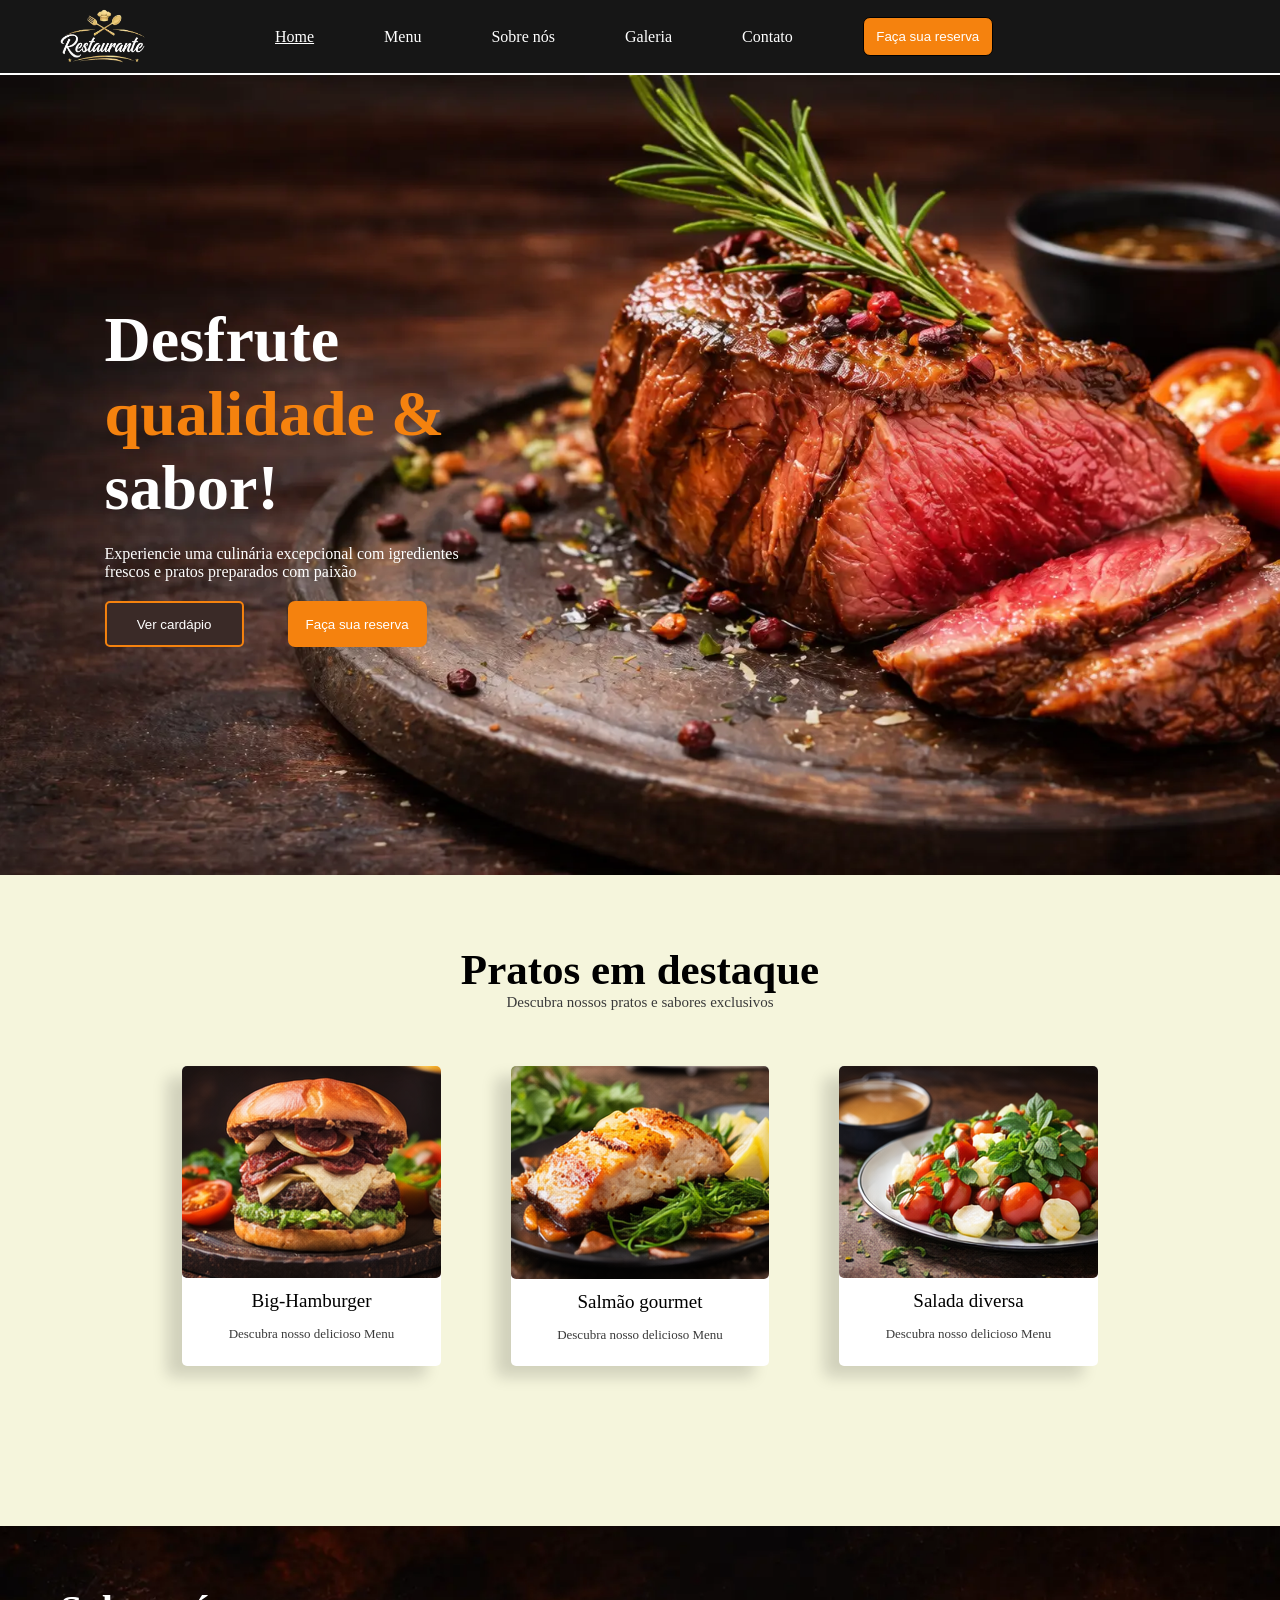
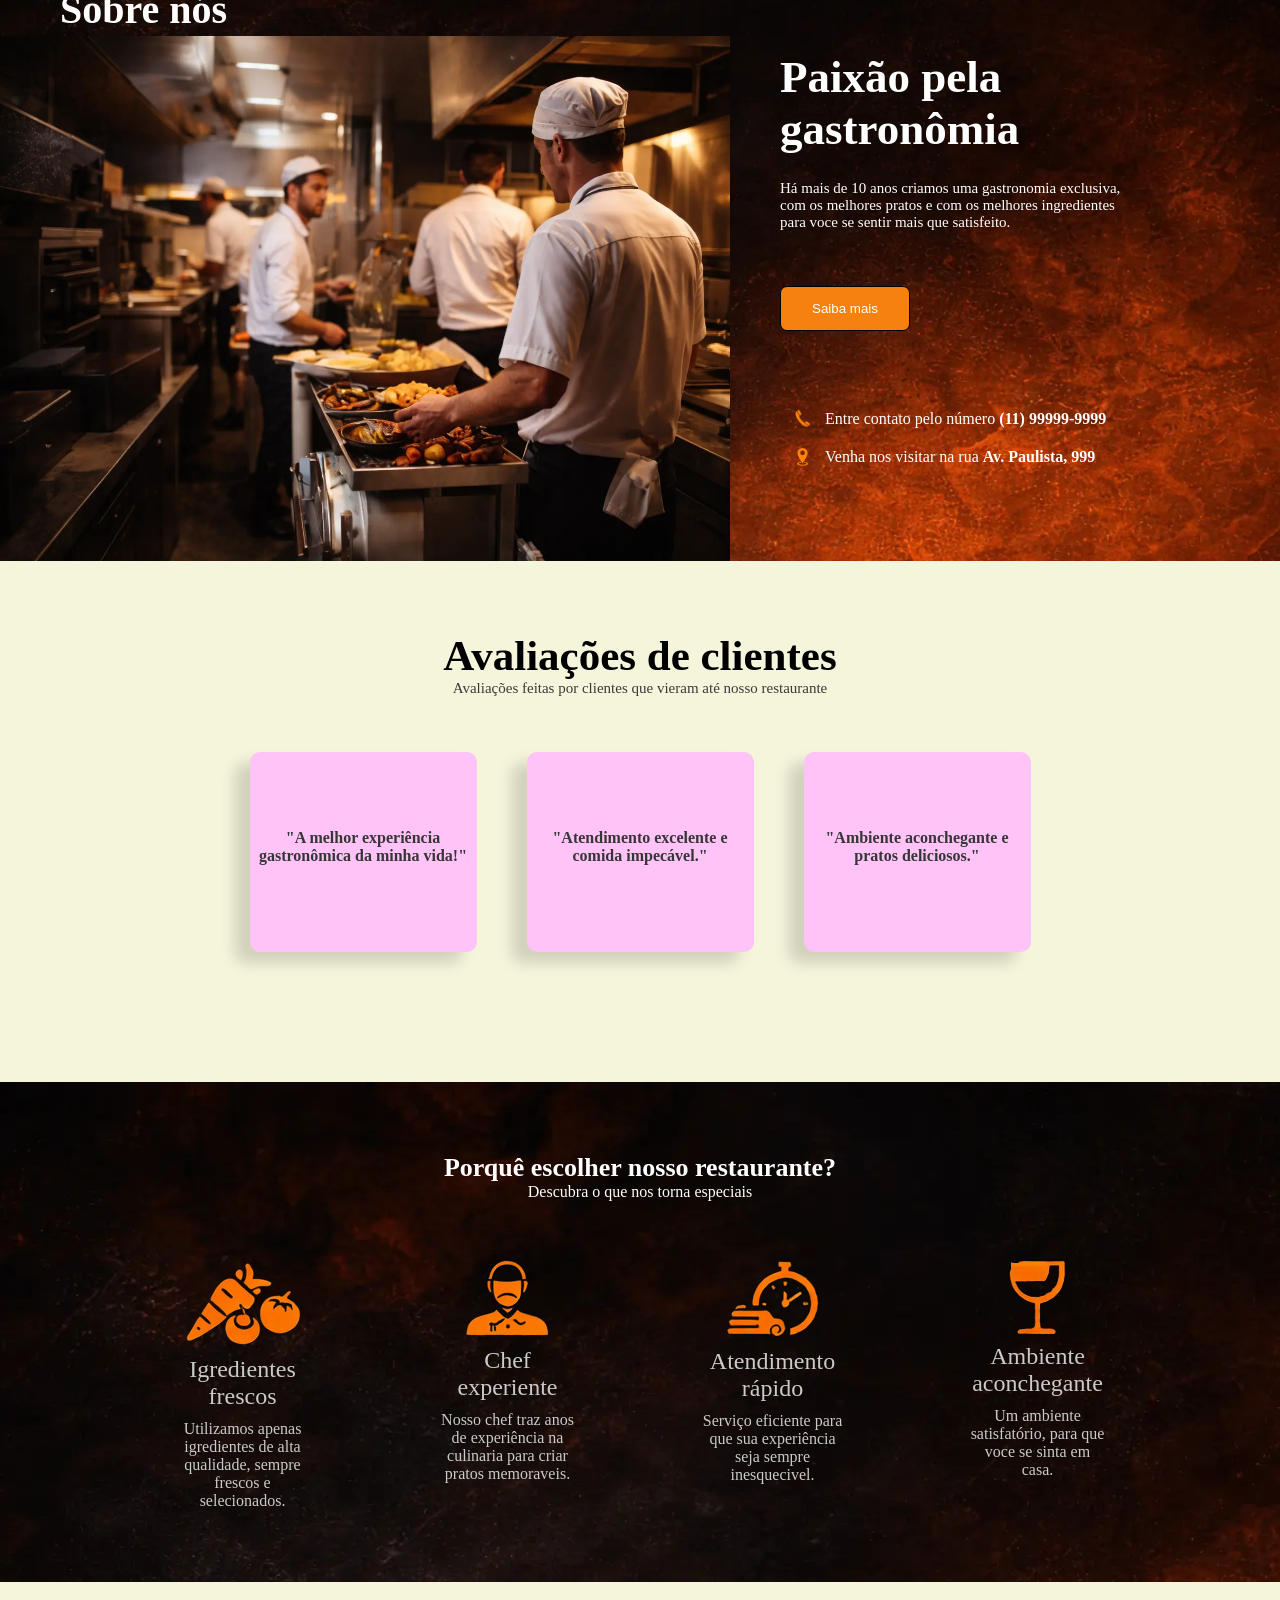
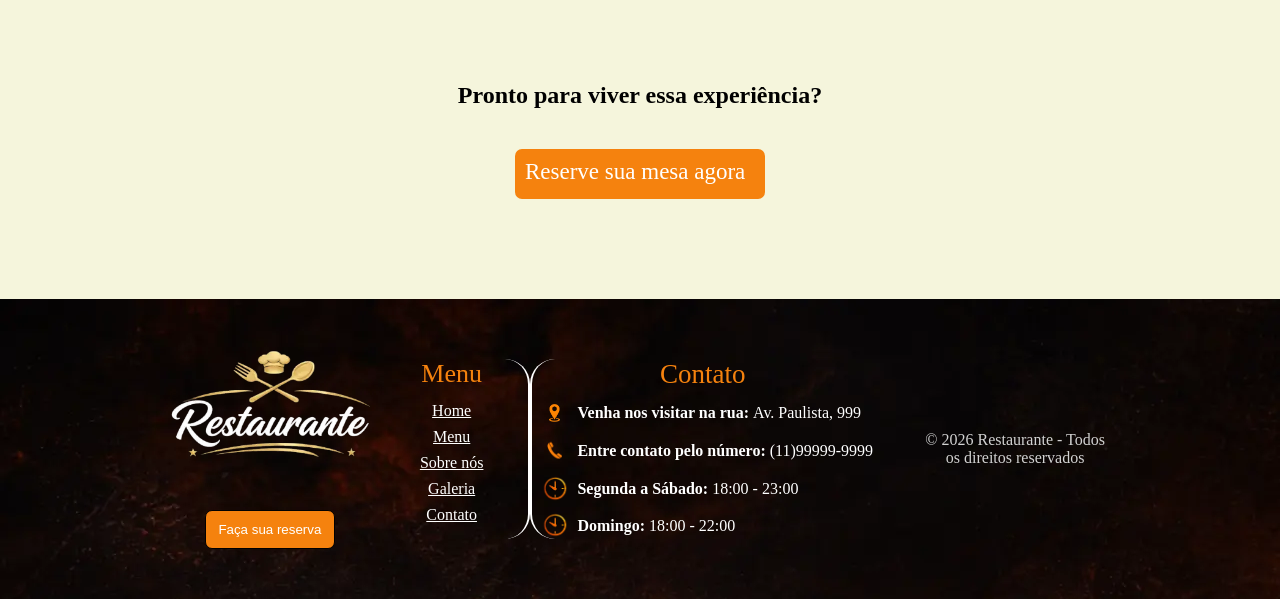
<file: index.html>
<!DOCTYPE html>
<html lang="pt-br">

<head>
    <meta charset="UTF-8">
    <meta name="viewport" content="width=device-width, initial-scale=1.0">
    <link rel="stylesheet" href="style.css">
    <title>Restaurante</title>
</head>

<body>

    <header>
        <img alt="logo-restaurante" class="logo-restaurante" src="assets/logo-restaurante.png">
        <div class="menu-toggle">☰</div>
        <article class="espaco">
            <a class="link-menu"><u>Home</u></a>
            <a href="cardapio.html" class="link-menu">Menu</a>
            <a href="sobre-nos.html" class="link-menu">Sobre nós</a>
            <a href="galeria.html" class="link-menu">Galeria</a>
            <a href="contato.html" class="link-menu">Contato</a>
            <button class="botao-menu" onclick="window.location.href='reserva.html'">Faça sua reserva</button>
        </article>
    </header>

    <main>
        <section class="banner">
            <img src="assets/banner.webp" alt="banner-do-restaurante">
            <article class="texto-banner">
                <h1 class="texto">Desfrute <br><span>qualidade &</span> <br>sabor!</h1>
                <p class="excepcional">Experiencie uma culinária excepcional com igredientes <br>frescos e pratos
                    preparados com paixão</p>
                <button class="ver-cardapio" onclick="window.location.href='cardapio.html'">Ver cardápio</button>
                <button class="botao-reserva" onclick="window.location.href='reserva.html'">Faça sua reserva</button>
            </article>
        </section>

        <section>
            <article class="descubra">
                <h2 class="destaques">Pratos em destaque</h2>
                <p class="destaques-p">Descubra nossos pratos e sabores exclusivos</p>
            </article>

            <article class="tres-pratos">
                <a href="cardapio.html">
                    <div class="prato">
                        <img class="img-prato" src="assets/prato-1.png" alt="prato1">
                        <p class="nome-prato">Big-Hamburger</p>
                        <p class="propaganda">Descubra nosso delicioso Menu</p>
                    </div>
                </a>
                <a href="cardapio.html">
                    <div class="prato">
                        <img class="img-prato" src="assets/prato-2.png" alt="prato1">
                        <p class="nome-prato">Salmão gourmet</p>
                        <p class="propaganda">Descubra nosso delicioso Menu</p>
                    </div>
                </a>
                <a href="cardapio.html">
                    <div class="prato">
                        <img class="img-prato" src="assets/prato-3.png" alt="prato1">
                        <p class="nome-prato">Salada diversa</p>
                        <p class="propaganda">Descubra nosso delicioso Menu</p>
                    </div>
                </a>
            </article>
        </section>

        <section class="sobre-container">
            <img class="fundo" alt="fundo" src="assets/fundo-home.webp">

            <h2 class="sobre-nos-hdois">Sobre nós</h2>

            <section class="sobre-nos-flex">
                <img class="cozinha" alt="imagem-de-cozinha-com-pessoas" src="assets/cozinha-fundo-home.webp">

                <article class="conteudo-textos-fundo">

                    <h2 class="paixao">Paixão pela <br class="quebra-paixao">gastronômia</h2>

                    <p class="breve-historia">Há mais de 10 anos criamos uma gastronomia exclusiva, com os melhores
                        pratos e com os melhores ingredientes para voce se sentir mais que satisfeito.</p>

                    <button class="saiba-mais" onclick="window.location.href='sobre-nos.html'">Saiba mais</button>

                    <article class="local-contato">

                        <img alt="telefone-simbolo" src="assets/telefone-logo.webp" class="logos-fundo">

                        <p class="paragrafos">Entre contato pelo número <span style="font-weight: 900;">(11)
                                99999-9999</span></p>

                    </article>
                    <article class="local-contato">
                        <img alt="local-simbolo" src="assets/local-logo.png" class="logos-fundo">

                        <p class="paragrafos">Venha nos visitar na rua <span style="font-weight: 900;">Av. Paulista,
                                999</span></p>
                    </article>
                </article>
            </section>
        </section>

        <section>
            <article class="descubra">
                <h2 class="destaques">Avaliações de clientes</h2>
                <p class="destaques-p">Avaliações feitas por clientes que vieram até nosso restaurante</p>
            </article>
            <article>
                <ul id="lista-depoimentos"></ul>

                <script>
                    const lista = [
                        {
                            nome: "Ana",
                            frase: "A melhor experiência gastronômica da minha vida!"
                        },
                        {
                            nome: "Carlos",
                            frase: "Atendimento excelente e comida impecável."
                        },
                        {
                            nome: "Juliana",
                            frase: "Ambiente aconchegante e pratos deliciosos."
                        }
                    ];

                    function adicionarTudo() {
                        const ul = document.getElementById("lista-depoimentos");

                        lista.forEach(item => {
                            const li = document.createElement("div");

                            li.innerHTML = `
          <div class="informacoes">
            <p class="frase">"${item.frase}"</p>
          </div>
        `;

                            ul.appendChild(li);
                        });
                    }

                    // Executa automaticamente quando a página carregar
                    document.addEventListener("DOMContentLoaded", function () {
                        adicionarTudo();
                    });
                </script>
            </article>
        </section>

        <section class="porque-esse-restaurante">
            <article class="descubra">
                <h1 class="h1-porque-escolher">Porquê escolher nosso restaurante?</h1>
                <p class="p-porque-escolher">Descubra o que nos torna especiais</p>
            </article>
            <article class="quatro-logos">
                <div class="caixa">
                    <img alt="logo-igredientes-frescos" src="assets/logo-igredientes.png"
                        class="logos-motivos-de-escolher">
                    <h2 class="h2-titulo">Igredientes frescos</h2>
                    <p class="explicacao">Utilizamos apenas igredientes de alta qualidade, sempre frescos e
                        selecionados.</p>
                </div>
                <div class="caixa">
                    <img alt="logo-igredientes-frescos" src="assets/logo-chef.png" class="logos-motivos-de-escolher">
                    <h2 class="h2-titulo">Chef experiente</h2>
                    <p class="explicacao">Nosso chef traz anos de experiência na culinaria para criar pratos memoraveis.
                    </p>
                </div>
                <div class="caixa">
                    <img alt="logo-igredientes-frescos" src="assets/logo-atendimento.png"
                        class="logos-motivos-de-escolher">
                    <h2 class="h2-titulo">Atendimento rápido</h2>
                    <p class="explicacao">Serviço eficiente para que sua experiência seja sempre inesquecivel.</p>
                </div>
                <div class="caixa">
                    <img alt="logo-igredientes-frescos" src="assets/logo-ambiente.png"
                        class="logos-motivos-de-escolher">
                    <h2 class="h2-titulo">Ambiente aconchegante</h2>
                    <p class="explicacao">Um ambiente satisfatório, para que voce se sinta em casa.</p>
                </div>
            </article>
        </section>

        <article class="descubra-2">
            <h1 class="destaques-2">Pronto para viver essa experiência?</h1>
            <a class="botao-reserva-2" href="reserva.html">Reserve sua mesa agora</a>
        </article>
    </main>

    <footer>
        <div class="faca-sua-reserva">
            <img alt="logo-restaurante" src="assets/logo-restaurante.png" style="width: 200px">
            <button class="botao-menu" onclick="window.location.href='reserva.html'">Faça sua reserva</button>
        </div>
        <section class="two-footer">
            <article class="menus-footer">
                <p class="menu-footer">Menu</p>
                <a href="index.html" class="footer-links">Home</a>
                <a href="cardapio.html" class="footer-links">Menu</a>
                <a href="sobre-nos.html" class="footer-links">Sobre nós</a>
                <a href="galeria.html" class="footer-links">Galeria</a>
                <a href="contato.html" class="footer-links">Contato</a>
            </article>

            <article class="footer-direita">
                <p class="contato-footer">Contato</p>
                <div class="local-contato">
                    <img alt="local-logo" src="assets/local-logo.png" class="logos-fundo">
                    <p class="paragrafos"><span style="font-weight: 900;">Venha nos visitar na rua: </span>Av. Paulista,
                        999</p>
                </div>

                <div class="local-contato">
                    <img alt="local-logo" src="assets/telefone-logo.webp" class="logos-fundo">
                    <p class="paragrafos"><span style="font-weight: 900;">Entre contato pelo número:
                        </span>(11)99999-9999</p>
                </div>

                <div class="local-contato">
                    <img alt="local-logo" src="assets/logo-horario.png" class="logos-fundo-2">
                    <p class="paragrafos"><span style="font-weight: 900;">Segunda a Sábado:
                        </span>18:00 - 23:00</p>
                </div>

                <div class="local-contato">
                    <img alt="local-logo" src="assets/logo-horario.png" class="logos-fundo-2">
                    <p class="paragrafos"><span style="font-weight: 900;">Domingo:
                        </span>18:00 - 22:00</p>
                </div>
            </article>
        </section>
        <p class="direitos">© 2026 Restaurante - Todos os direitos reservados</p>
    </footer>
    <script src="script.js"></script>
</body>

</html>
</file>
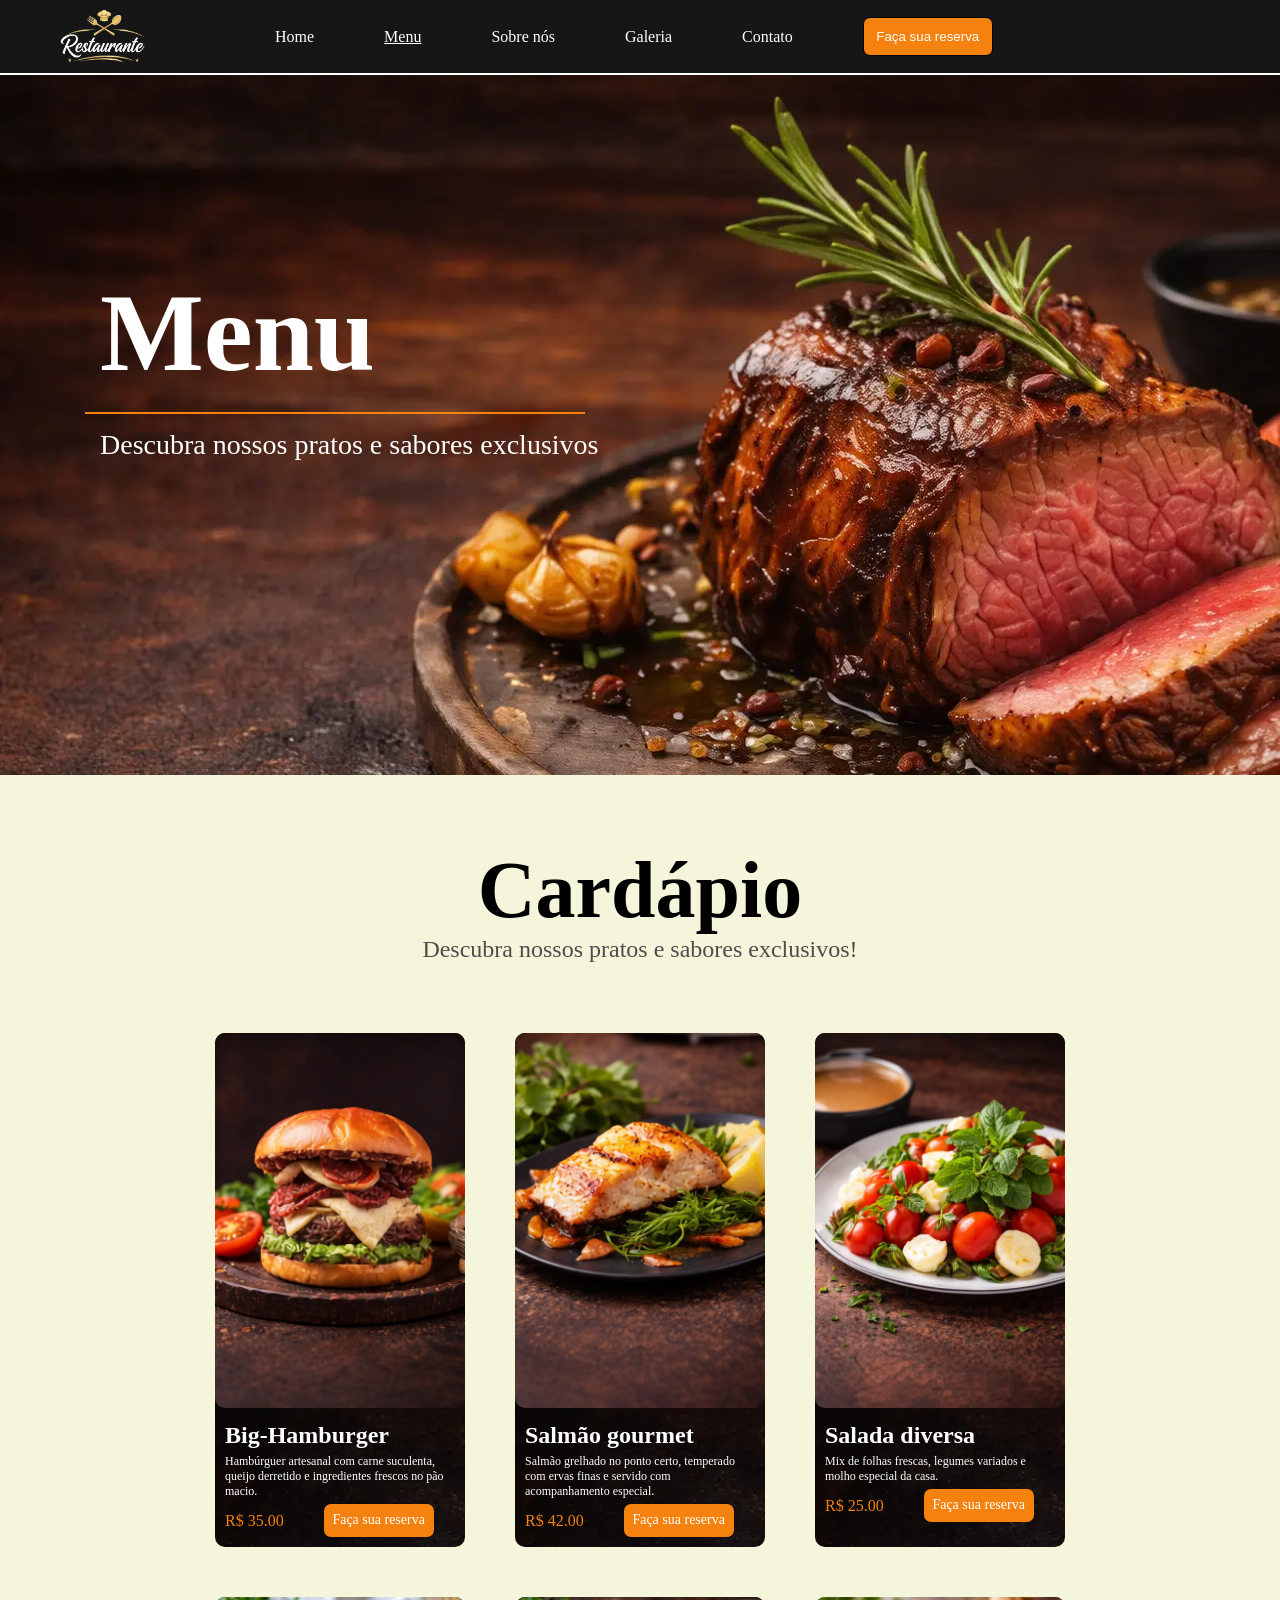
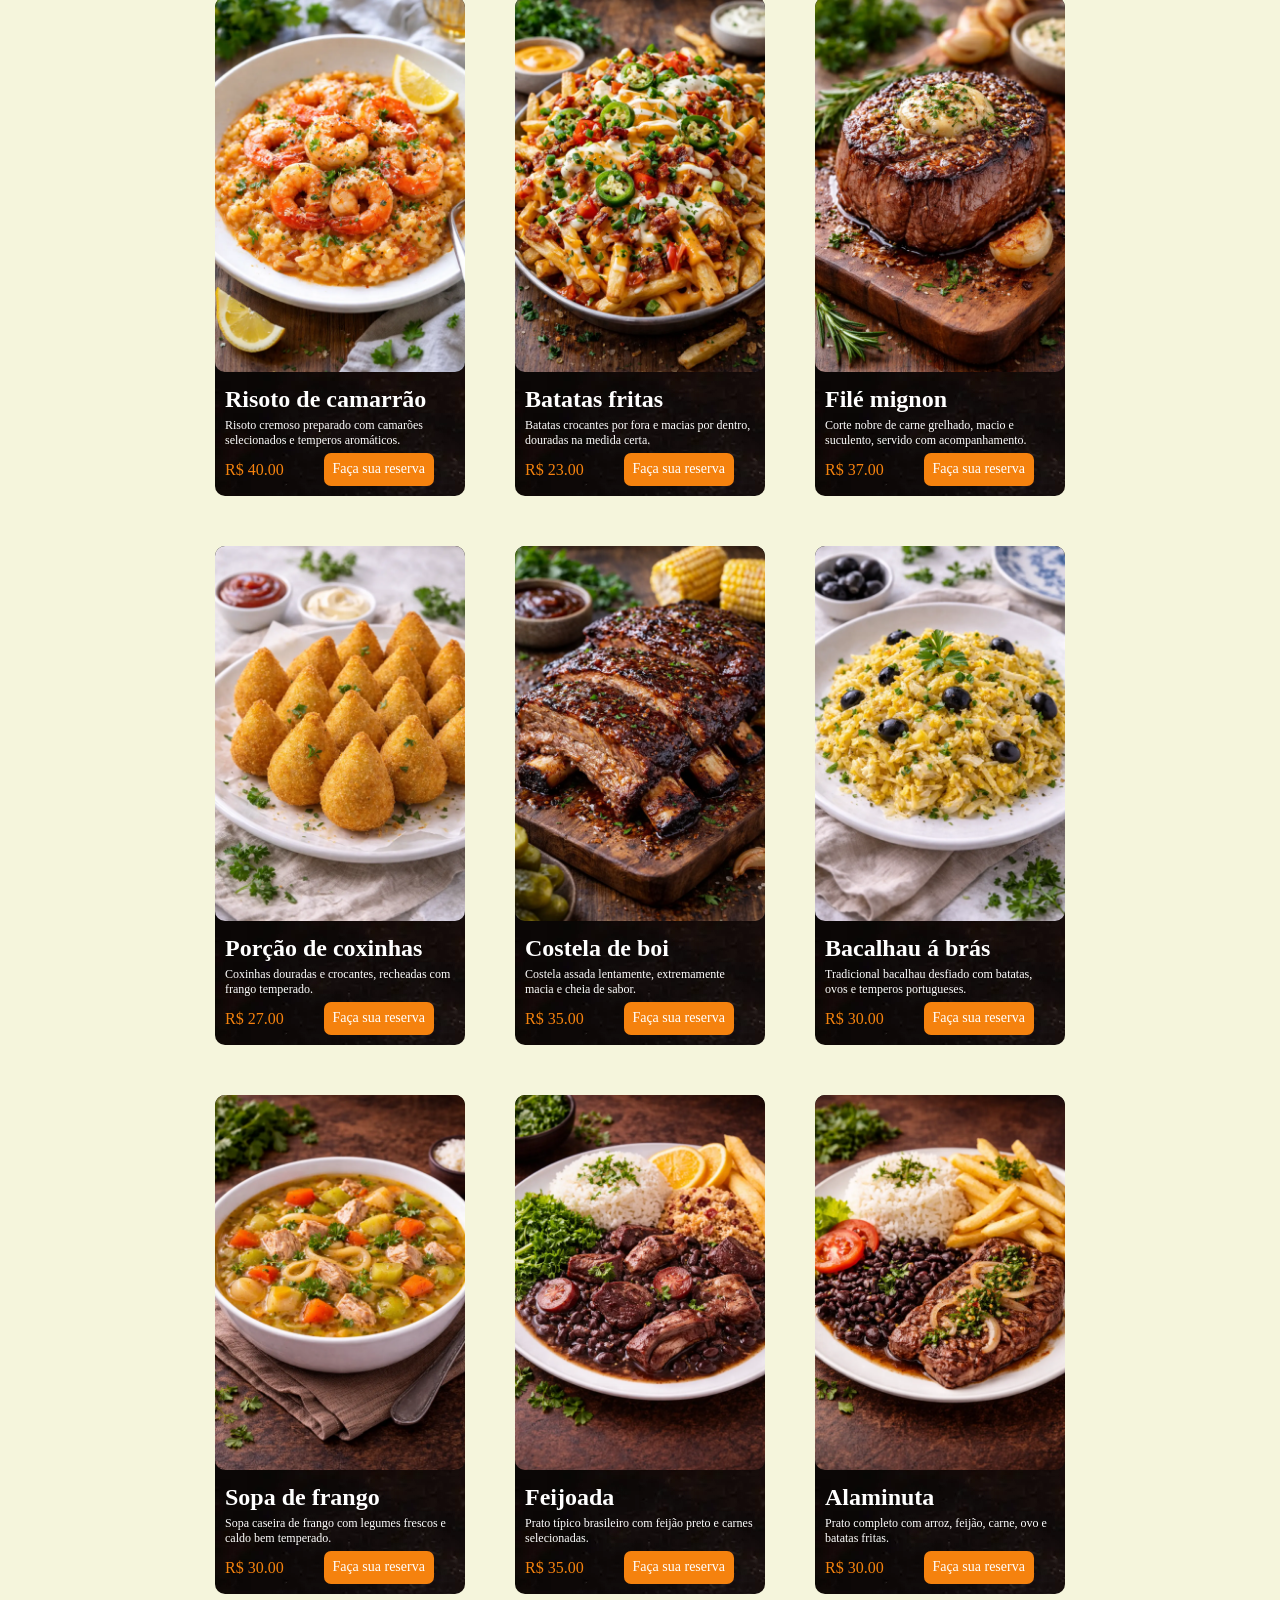
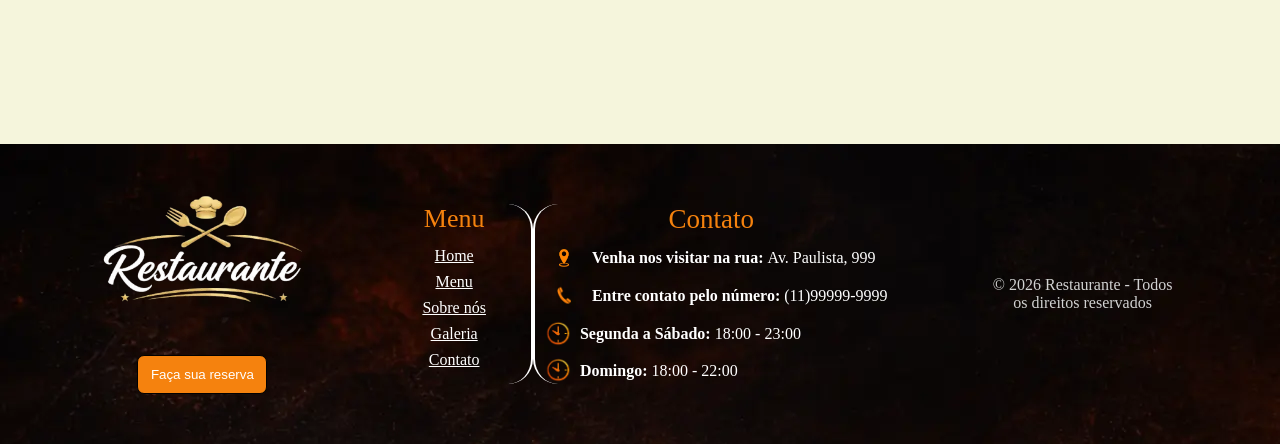
<file: cardapio.html>
<!DOCTYPE html>
<html lang="pt-br">

<head>
    <meta charset="UTF-8">
    <meta name="viewport" content="width=device-width, initial-scale=1.0">
    <link rel="stylesheet" href="cardapio.css">
    <title>Restaurante</title>
</head>

<body>

    <header>
        <img alt="logo-restaurante" class="logo-restaurante" src="assets/logo-restaurante.png">
        <div class="menu-toggle">☰</div>
        <article class="espaco">
            <a href="index.html" class="link-menu">Home</a>
            <a class="link-menu"><u>Menu</u></a>
            <a href="sobre-nos.html" class="link-menu">Sobre nós</a>
            <a href="galeria.html" class="link-menu">Galeria</a>
            <a href="contato.html" class="link-menu">Contato</a>
            <button class="botao-menu" onclick="window.location.href='reserva.html'">Faça sua reserva</button>
        </article>
    </header>
    <main>
        <section class="fundo-menu">
            <h2 class="hdois-cardapio">Menu</h2>
            <div class="linha"></div>
            <p class="p-frase">Descubra nossos pratos e sabores exclusivos</p>
        </section>

        <div class="menu">
            <h2 class="hdois">Cardápio</h2>
            <p class="p-cardapio">Descubra nossos pratos e sabores exclusivos!</p>
        </div>

        <section id="lista-pratos"></section>

        <script>
            const pratos = [
                {
                    url: "assets/hamburger.webp",
                    nome: "Big-Hamburger",
                    resumo: "Hambúrguer artesanal com carne suculenta, queijo derretido e ingredientes frescos no pão macio.",
                    preco: 35.00
                },
                {
                    url: "assets/salmao-2.webp",
                    nome: "Salmão gourmet",
                    resumo: "Salmão grelhado no ponto certo, temperado com ervas finas e servido com acompanhamento especial.",
                    preco: 42.00
                },
                {
                    url: "assets/salada-diversa.webp",
                    nome: "Salada diversa",
                    resumo: "Mix de folhas frescas, legumes variados e molho especial da casa.",
                    preco: 25.00
                },
                {
                    url: "assets/risoto-de-camarao.webp",
                    nome: "Risoto de camarrão",
                    resumo: "Risoto cremoso preparado com camarões selecionados e temperos aromáticos.",
                    preco: 40.00
                },
                {
                    url: "assets/fritas.webp",
                    nome: "Batatas fritas",
                    resumo: "Batatas crocantes por fora e macias por dentro, douradas na medida certa.",
                    preco: 23.00
                },
                {
                    url: "assets/file-mignom.webp",
                    nome: "Filé mignon",
                    resumo: "Corte nobre de carne grelhado, macio e suculento, servido com acompanhamento.",
                    preco: 37.00
                },
                {
                    url: "assets/coxinhas.webp",
                    nome: "Porção de coxinhas",
                    resumo: "Coxinhas douradas e crocantes, recheadas com frango temperado.",
                    preco: 27.00
                },
                {
                    url: "assets/costela.webp",
                    nome: "Costela de boi",
                    resumo: "Costela assada lentamente, extremamente macia e cheia de sabor.",
                    preco: 35.00
                },
                {
                    url: "assets/bacalhau-a-bras.webp",
                    nome: "Bacalhau á brás",
                    resumo: "Tradicional bacalhau desfiado com batatas, ovos e temperos portugueses.",
                    preco: 30.00
                },
                {
                    url: "assets/sopa.webp",
                    nome: "Sopa de frango",
                    resumo: "Sopa caseira de frango com legumes frescos e caldo bem temperado.",
                    preco: 30.00
                },
                {
                    url: "assets/feijoada.webp",
                    nome: "Feijoada",
                    resumo: "Prato típico brasileiro com feijão preto e carnes selecionadas.",
                    preco: 35.00
                },
                {
                    url: "assets/tipico.webp",
                    nome: "Alaminuta",
                    resumo: "Prato completo com arroz, feijão, carne, ovo e batatas fritas.",
                    preco: 30.00
                }
            ];

            const container = document.getElementById("lista-pratos");

            pratos.forEach(prato => {
                container.innerHTML += `
      <div class="prato">
        <img class="img-prato" src="${prato.url}" alt="${prato.nome}">
        <div class="escritas">
          <h2 class="nome">${prato.nome}</h2>
          <p class="resumo">${prato.resumo}</p>
          <div class="preco-reserva">
            <p class="preco">R$ ${prato.preco.toFixed(2)}</p>
            <a href="reserva.html" class="reserva-b">Faça sua reserva</a>
          </div>
        </div>
      </div>
    `;
            });

        </script>

    </main>
    <footer>
        <div class="faca-sua-reserva">
            <img alt="logo-restaurante" src="assets/logo-restaurante.png" style="width: 200px">
            <button class="botao-menu" onclick="window.location.href='reserva.html'">Faça sua reserva</button>
        </div>
        <section class="two-footer">
            <article class="menus-footer">
                <p class="menu-footer">Menu</p>
                <a href="index.html" class="footer-links">Home</a>
                <a href="cardapio.html" class="footer-links">Menu</a>
                <a href="sobre-nos.html" class="footer-links">Sobre nós</a>
                <a href="galeria.html" class="footer-links">Galeria</a>
                <a href="contato.html" class="footer-links">Contato</a>
            </article>

            <article class="footer-direita">
                <p class="contato-footer">Contato</p>
                <div class="local-contato">
                    <img alt="local-logo" src="assets/local-logo.png" class="logos-fundo">
                    <p class="paragrafos"><span style="font-weight: 900;">Venha nos visitar na rua: </span>Av. Paulista,
                        999</p>
                </div>

                <div class="local-contato">
                    <img alt="local-logo" src="assets/telefone-logo.webp" class="logos-fundo">
                    <p class="paragrafos"><span style="font-weight: 900;">Entre contato pelo número:
                        </span>(11)99999-9999</p>
                </div>

                <div class="local-contato">
                    <img alt="local-logo" src="assets/logo-horario.png" class="logos-fundo-2">
                    <p class="paragrafos"><span style="font-weight: 900;">Segunda a Sábado:
                        </span>18:00 - 23:00</p>
                </div>

                <div class="local-contato">
                    <img alt="local-logo" src="assets/logo-horario.png" class="logos-fundo-2">
                    <p class="paragrafos"><span style="font-weight: 900;">Domingo:
                        </span>18:00 - 22:00</p>
                </div>
            </article>
        </section>
        <p class="direitos">© 2026 Restaurante - Todos os direitos reservados</p>
    </footer>
        <script src="script.js"></script>
</body>

</html>
</file>
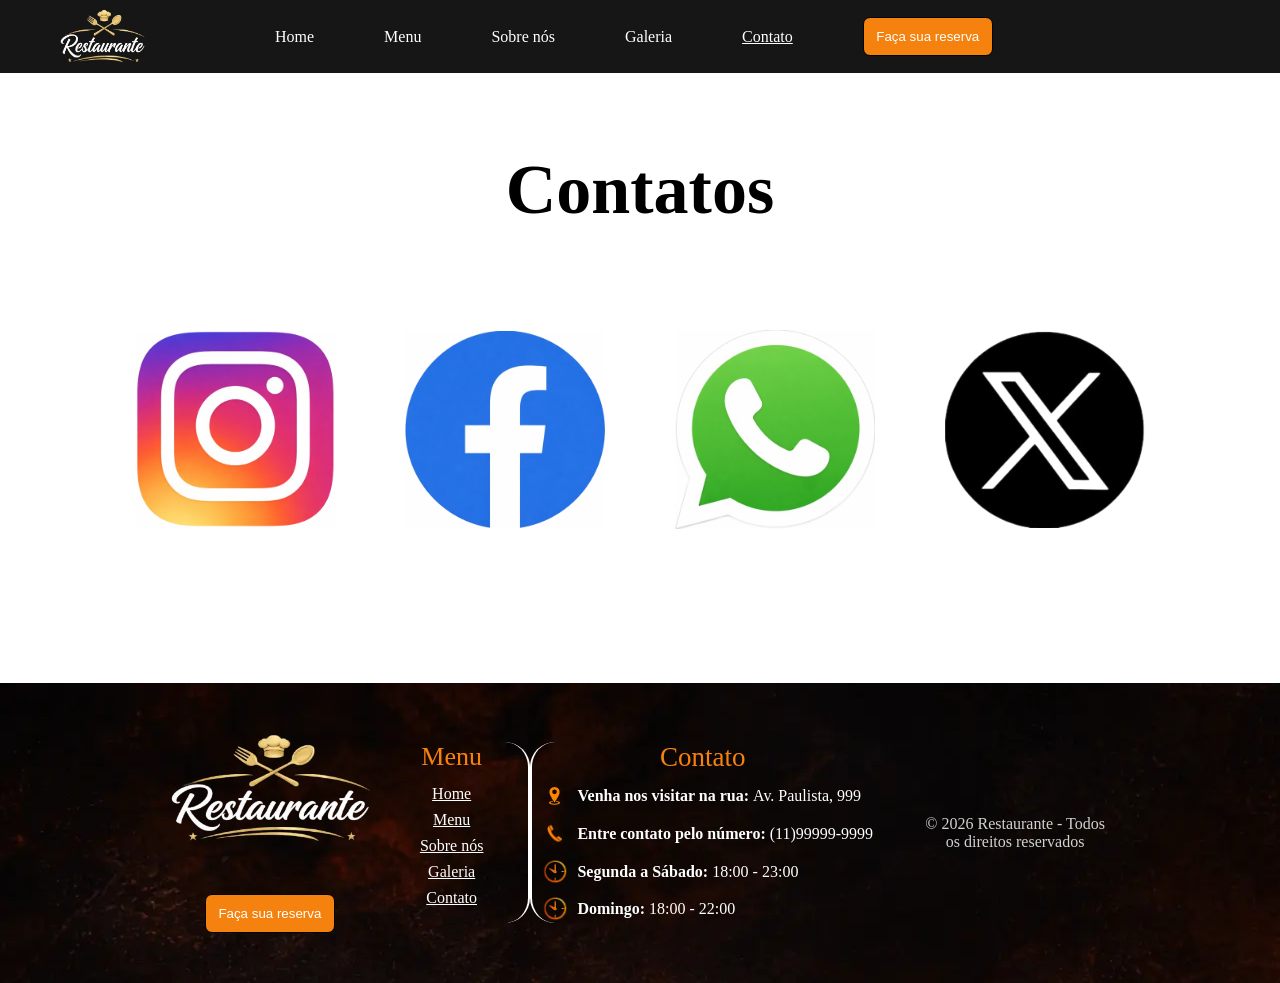
<file: contato.html>
<!DOCTYPE html>
<html lang="pt-br">

<head>
    <meta charset="UTF-8">
    <meta name="viewport" content="width=device-width, initial-scale=1.0">
    <link rel="stylesheet" href="contato.css">
    <title>Restaurante</title>
</head>

<body>

    <header>
        <img alt="logo-restaurante" class="logo-restaurante" src="assets/logo-restaurante.png">
        <div class="menu-toggle">☰</div>
        <article class="espaco">
            <a href="index.html" class="link-menu">Home</a>
            <a href="cardapio.html" class="link-menu">Menu</a>
            <a href="sobre-nos.html" class="link-menu">Sobre nós</a>
            <a href="galeria.html" class="link-menu">Galeria</a>
            <a class="link-menu"><u>Contato</u></a>
            <button class="botao-menu" onclick="window.location.href='reserva.html'">Faça sua reserva</button>
        </article>
    </header>

    <main>

        <h2 class="titulo-contato">Contatos</h2>

        <div class="contato">
            <a href="OLinkNãOÉFuncional.com">
                <img alt="logo-instagram" src="assets/logo-instagram.png" class="logo-contato">
            </a>
            <a href="OLinkNãOÉFuncional.com">
                <img alt="logo-facebook" src="assets/logo-facebook.png" class="logo-contato">
            </a>
            <a href="OLinkNãOÉFuncional.com">
                <img alt="logo-whatsapp" src="assets/logo-whatsapp.png" class="logo-contato">
            </a>
            <a href="OLinkNãOÉFuncional.com">
                <img alt="logo-X" src="assets/logo-x.png" class="logo-contato">
            </a>
        </div>
    </main>



    <footer>
        <div class="faca-sua-reserva">
            <img alt="logo-restaurante" src="assets/logo-restaurante.png" style="width: 200px">
            <button class="botao-menu" onclick="window.location.href='reserva.html'">Faça sua reserva</button>
        </div>
        <section class="two-footer">
            <article class="menus-footer">
                <p class="menu-footer">Menu</p>
                <a href="index.html" class="footer-links">Home</a>
                <a href="cardapio.html" class="footer-links">Menu</a>
                <a href="sobre-nos.html" class="footer-links">Sobre nós</a>
                <a href="galeria.html" class="footer-links">Galeria</a>
                <a href="contato.html" class="footer-links">Contato</a>
            </article>

            <article class="footer-direita">
                <p class="contato-footer">Contato</p>
                <div class="local-contato">
                    <img alt="local-logo" src="assets/local-logo.png" class="logos-fundo">
                    <p class="paragrafos"><span style="font-weight: 900;">Venha nos visitar na rua: </span>Av. Paulista,
                        999</p>
                </div>

                <div class="local-contato">
                    <img alt="local-logo" src="assets/telefone-logo.webp" class="logos-fundo">
                    <p class="paragrafos"><span style="font-weight: 900;">Entre contato pelo número:
                        </span>(11)99999-9999</p>
                </div>

                <div class="local-contato">
                    <img alt="local-logo" src="assets/logo-horario.png" class="logos-fundo-2">
                    <p class="paragrafos"><span style="font-weight: 900;">Segunda a Sábado:
                        </span>18:00 - 23:00</p>
                </div>

                <div class="local-contato">
                    <img alt="local-logo" src="assets/logo-horario.png" class="logos-fundo-2">
                    <p class="paragrafos"><span style="font-weight: 900;">Domingo:
                        </span>18:00 - 22:00</p>
                </div>
            </article>
        </section>
        <p class="direitos">© 2026 Restaurante - Todos os direitos reservados</p>
    </footer>
    <script src="script.js"></script>
</body>

</html>
</file>
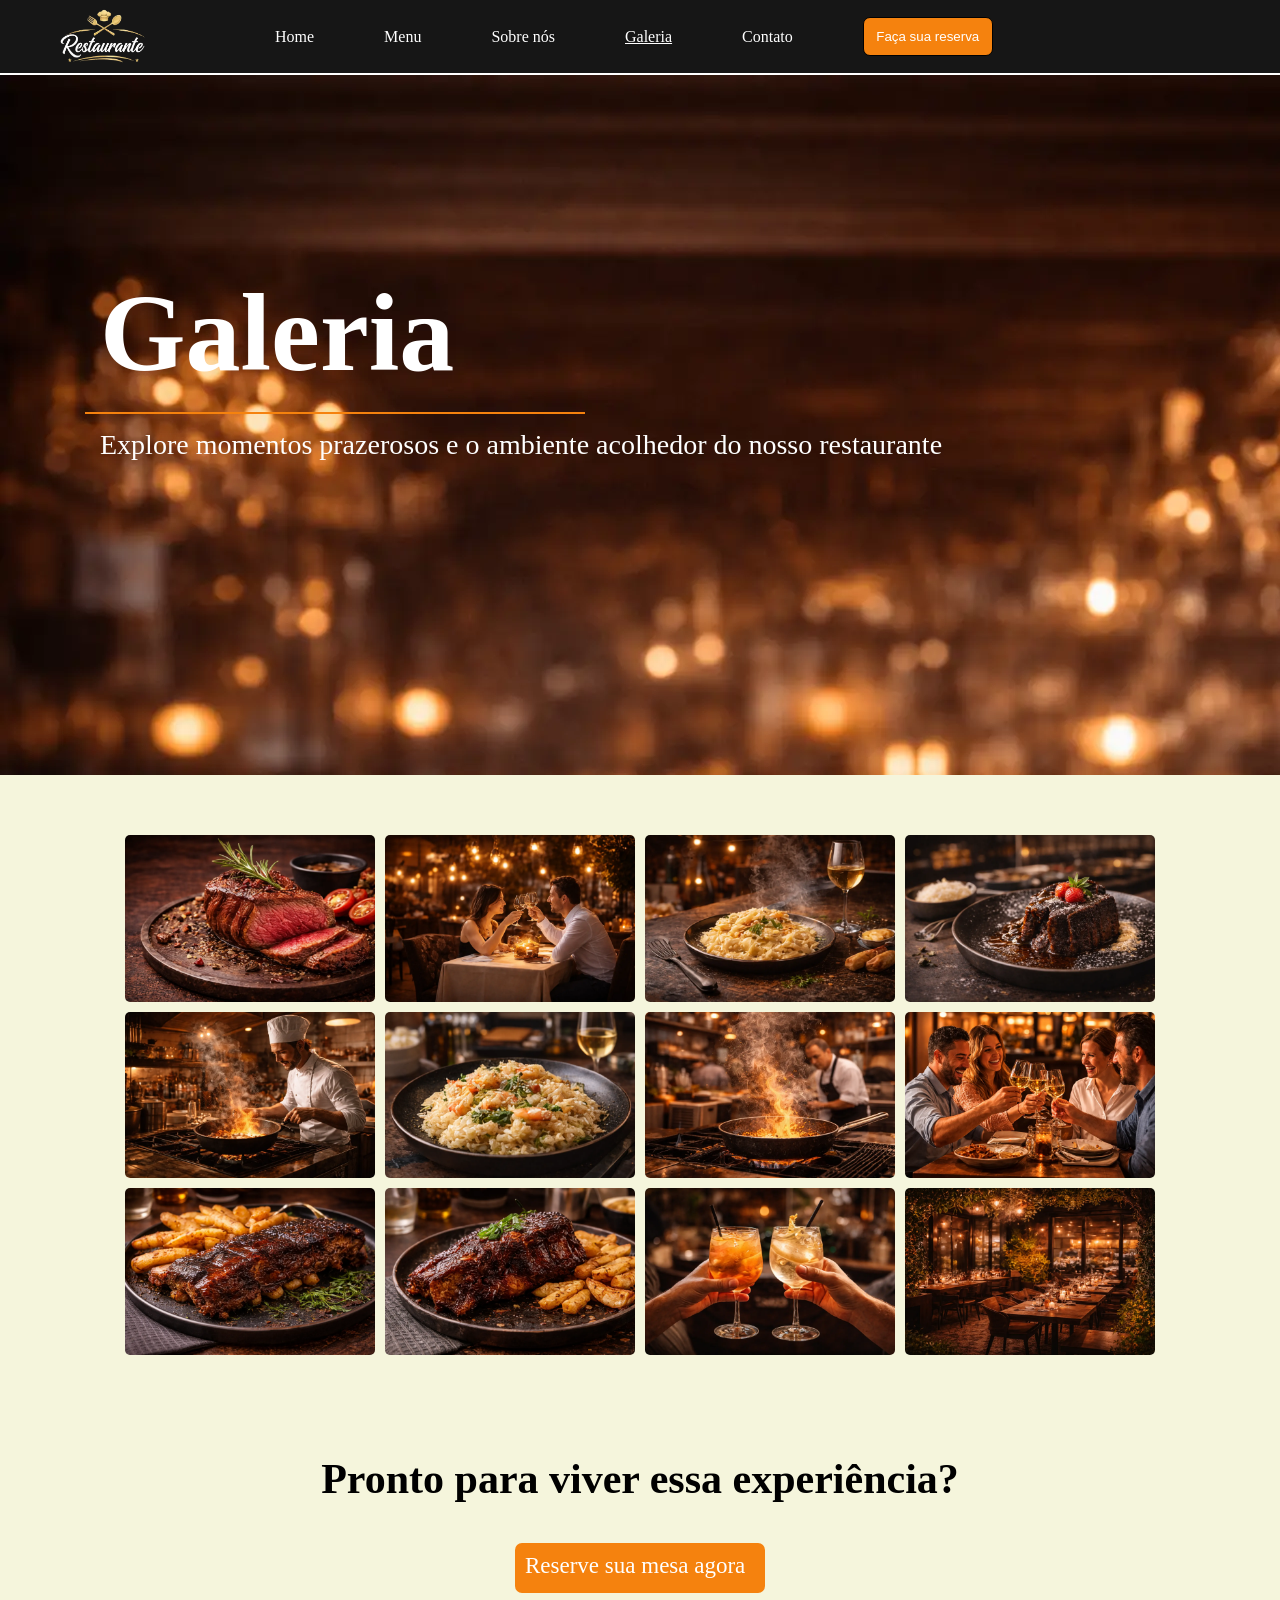
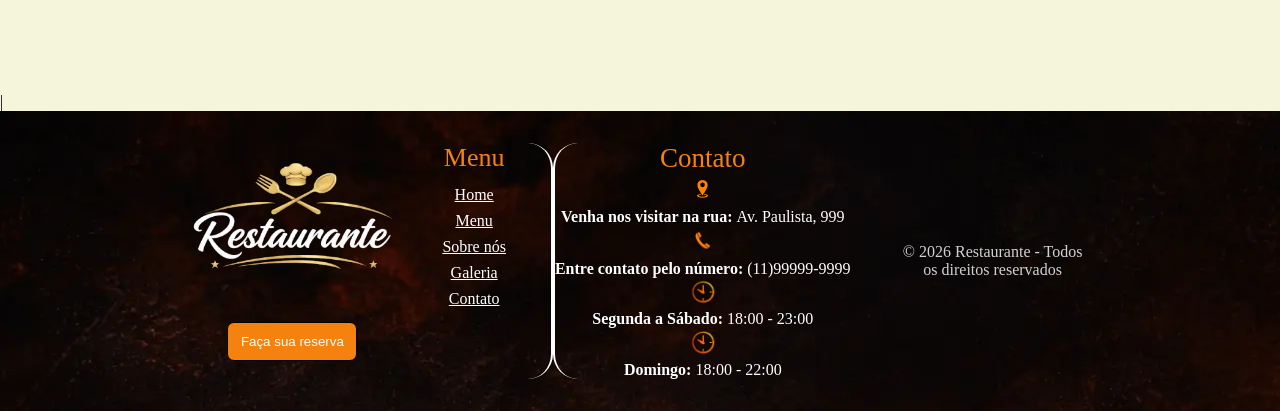
<file: galeria.html>
<!DOCTYPE html>
<html lang="pt-br">

<head>
    <meta charset="UTF-8">
    <meta name="viewport" content="width=device-width, initial-scale=1.0">
    <link rel="stylesheet" href="galeria.css">
    <title>Restaurante</title>
</head>

<body>

    <header>
        <img alt="logo-restaurante" class="logo-restaurante" src="assets/logo-restaurante.png">
        <div class="menu-toggle">☰</div>
        <article class="espaco">
            <a href="index.html" class="link-menu">Home</a>
            <a href="cardapio.html" class="link-menu">Menu</a>
            <a href="sobre-nos.html" class="link-menu">Sobre nós</a>
            <a class="link-menu"><u>Galeria</u></a>
            <a href="contato.html" class="link-menu">Contato</a>
            <button class="botao-menu" onclick="window.location.href='reserva.html'">Faça sua reserva</button>
        </article>
    </header>

    <main>
        <section class="fundo-menu">
            <h2 class="hdois-cardapio">Galeria</h2>
            <div class="linha"></div>
            <p class="p-frase">Explore momentos prazerosos e o ambiente acolhedor do nosso restaurante</p>
        </section>

        <div id="lista-galeria"></div>

        <script>
            const lista = [
                { src: "assets/galeria-1.webp" },
                { src: "assets/galeria-2.webp" },
                { src: "assets/galeria-3.webp" },
                { src: "assets/galeria-4.webp" },
                { src: "assets/galeria-5.webp" },
                { src: "assets/galeria-6.webp" },
                { src: "assets/galeria-7.webp" },
                { src: "assets/galeria-8.webp" },
                { src: "assets/galeria-9.webp" },
                { src: "assets/galeria-10.webp" },
                { src: "assets/galeria-11.webp" },
                { src: "assets/galeria-12.webp" }
            ];

            const container = document.getElementById("lista-galeria");

            lista.forEach(prato => {
                container.innerHTML += `
      <img class="img-galeria" src="${prato.src}">
    `;
            });
        </script>

        <article class="descubra-2">
            <h1 class="destaques-2">Pronto para viver essa experiência?</h1>
            <a class="botao-reserva-2" href="reserva.html">Reserve sua mesa agora</a>
        </article>|
    </main>



    <footer>
        <div class="faca-sua-reserva">
            <img alt="logo-restaurante" src="assets/logo-restaurante.png" style="width: 200px">
            <button class="botao-menu" onclick="window.location.href='reserva.html'">Faça sua reserva</button>
        </div>
        <section class="two-footer">
            <article class="menus-footer">
                <p class="menu-footer">Menu</p>
                <a href="index.html" class="footer-links">Home</a>
                <a href="cardapio.html" class="footer-links">Menu</a>
                <a href="sobre-nos.html" class="footer-links">Sobre nós</a>
                <a href="galeria.html" class="footer-links">Galeria</a>
                <a href="contato.html" class="footer-links">Contato</a>
            </article>

            <article class="footer-direita">
                <p class="contato-footer">Contato</p>
                <div class="local-contato">
                    <img alt="local-logo" src="assets/local-logo.png" class="logos-fundo">
                    <p class="paragrafos"><span style="font-weight: 900;">Venha nos visitar na rua: </span>Av. Paulista,
                        999</p>
                </div>

                <div class="local-contato">
                    <img alt="local-logo" src="assets/telefone-logo.webp" class="logos-fundo">
                    <p class="paragrafos"><span style="font-weight: 900;">Entre contato pelo número:
                        </span>(11)99999-9999</p>
                </div>

                <div class="local-contato">
                    <img alt="local-logo" src="assets/logo-horario.png" class="logos-fundo-2">
                    <p class="paragrafos"><span style="font-weight: 900;">Segunda a Sábado:
                        </span>18:00 - 23:00</p>
                </div>

                <div class="local-contato">
                    <img alt="local-logo" src="assets/logo-horario.png" class="logos-fundo-2">
                    <p class="paragrafos"><span style="font-weight: 900;">Domingo:
                        </span>18:00 - 22:00</p>
                </div>
            </article>
        </section>
        <p class="direitos">© 2026 Restaurante - Todos os direitos reservados</p>
    </footer>
    <script src="script.js"></script>
</body>

</html>
</file>
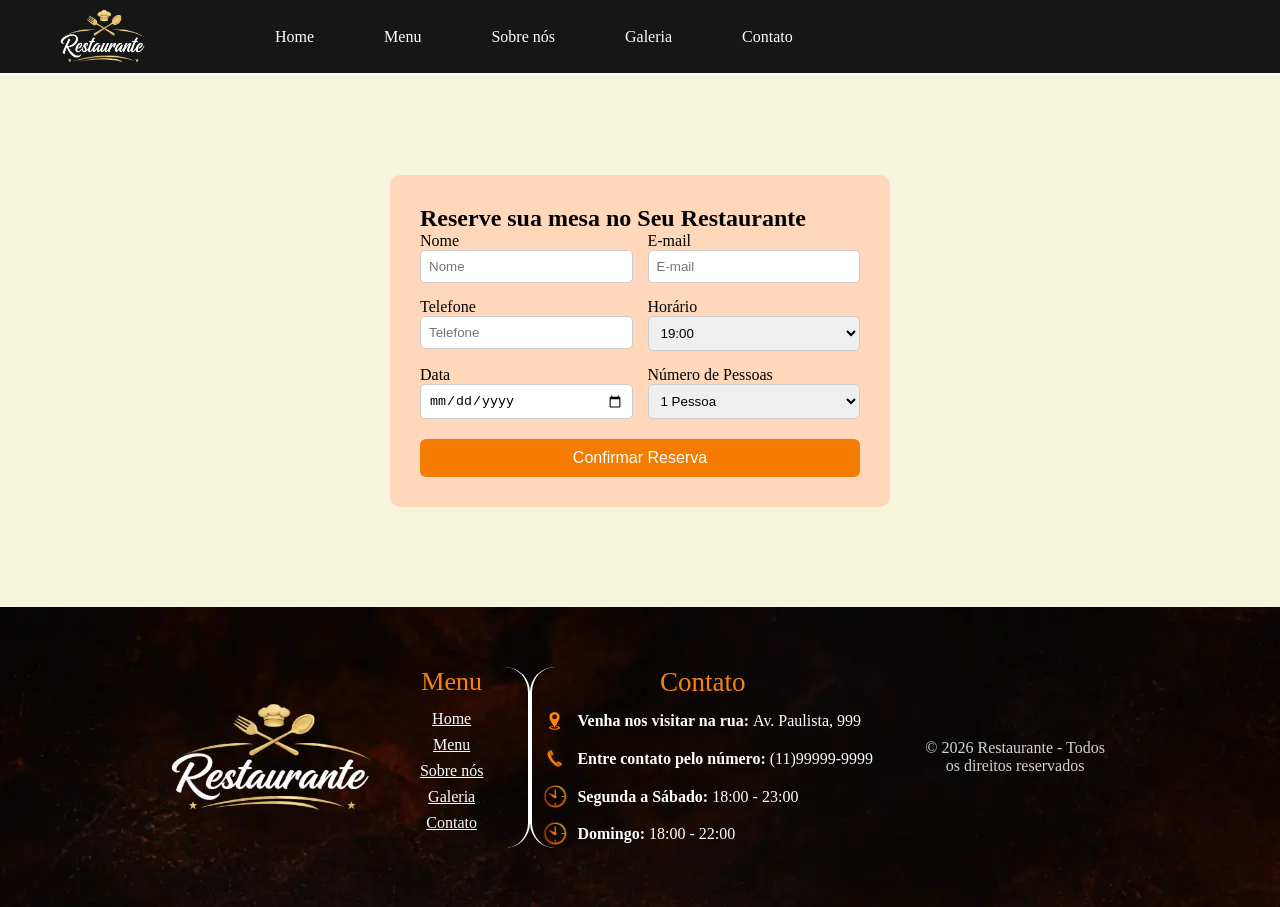
<file: reserva.html>
<!DOCTYPE html>
<html lang="pt-br">

<head>
    <meta charset="UTF-8">
    <meta name="viewport" content="width=device-width, initial-scale=1.0">
    <link rel="stylesheet" href="reserva.css">
    <title>Restaurante</title>
</head>

<body>

    <header>
        <img alt="logo-restaurante" class="logo-restaurante" src="assets/logo-restaurante.png">
        <div class="menu-toggle">☰</div>
        <article class="espaco">
            <a href="index.html" class="link-menu">Home</a>
            <a href="cardapio.html" class="link-menu">Menu</a>
            <a href="sobre-nos.html" class="link-menu">Sobre nós</a>
            <a href="galeria.html" class="link-menu">Galeria</a>
            <a href="contato.html" class="link-menu">Contato</a>
        </article>
    </header>

    <main>
        <form id="form-reserva">

            <h2 class="titulo-da-reserva">Reserve sua mesa no Seu Restaurante</h2>

            <div class="grid">

                <div class="campo">
                    <label>Nome</label>
                    <input placeholder="Nome" type="text" id="nome" required>
                </div>

                <div class="campo">
                    <label>E-mail</label>
                    <input placeholder="E-mail" type="email" id="email" required>
                </div>

                <div class="campo">
                    <label>Telefone</label>
                    <input placeholder="Telefone" type="tel" id="telefone" required>
                </div>

                <div class="campo">
                    <label>Horário</label>
                    <select id="horario">
                        <option>19:00</option>
                        <option>20:00</option>
                        <option>21:00</option>
                    </select>
                </div>

                <div class="campo">
                    <label>Data</label>
                    <input type="date" id="data" required>
                </div>

                <div class="campo">
                    <label>Número de Pessoas</label>
                    <select id="pessoas">
                        <option>1 Pessoa</option>
                        <option>2 Pessoas</option>
                        <option>3 Pessoas</option>
                        <option>4 Pessoas</option>
                        <option>5 Pessoas</option>
                        <option>6/8 Pessoas</option>
                        <option>9/12 Pessoas</option>
                        <option>+13 Pessoas</option>
                    </select>
                </div>

            </div>

            <button type="submit">Confirmar Reserva</button>

        </form>
    </main>



    <footer>
        <div class="faca-sua-reserva">
            <img alt="logo-restaurante" src="assets/logo-restaurante.png" style="width: 200px">
        </div>
        <section class="two-footer">
            <article class="menus-footer">
                <p class="menu-footer">Menu</p>
                <a href="index.html" class="footer-links">Home</a>
                <a href="cardapio.html" class="footer-links">Menu</a>
                <a href="sobre-nos.html" class="footer-links">Sobre nós</a>
                <a href="galeria.html" class="footer-links">Galeria</a>
                <a href="contato.html" class="footer-links">Contato</a>
            </article>

            <article class="footer-direita">
                <p class="contato-footer">Contato</p>
                <div class="local-contato">
                    <img alt="local-logo" src="assets/local-logo.png" class="logos-fundo">
                    <p class="paragrafos"><span style="font-weight: 900;">Venha nos visitar na rua: </span>Av. Paulista,
                        999</p>
                </div>

                <div class="local-contato">
                    <img alt="local-logo" src="assets/telefone-logo.webp" class="logos-fundo">
                    <p class="paragrafos"><span style="font-weight: 900;">Entre contato pelo número:
                        </span>(11)99999-9999</p>
                </div>

                <div class="local-contato">
                    <img alt="local-logo" src="assets/logo-horario.png" class="logos-fundo-2">
                    <p class="paragrafos"><span style="font-weight: 900;">Segunda a Sábado:
                        </span>18:00 - 23:00</p>
                </div>

                <div class="local-contato">
                    <img alt="local-logo" src="assets/logo-horario.png" class="logos-fundo-2">
                    <p class="paragrafos"><span style="font-weight: 900;">Domingo:
                        </span>18:00 - 22:00</p>
                </div>
            </article>
        </section>
        <p class="direitos">© 2026 Restaurante - Todos os direitos reservados</p>
    </footer>
    <script src="reserva.js"></script>
</body>

</html>
</file>
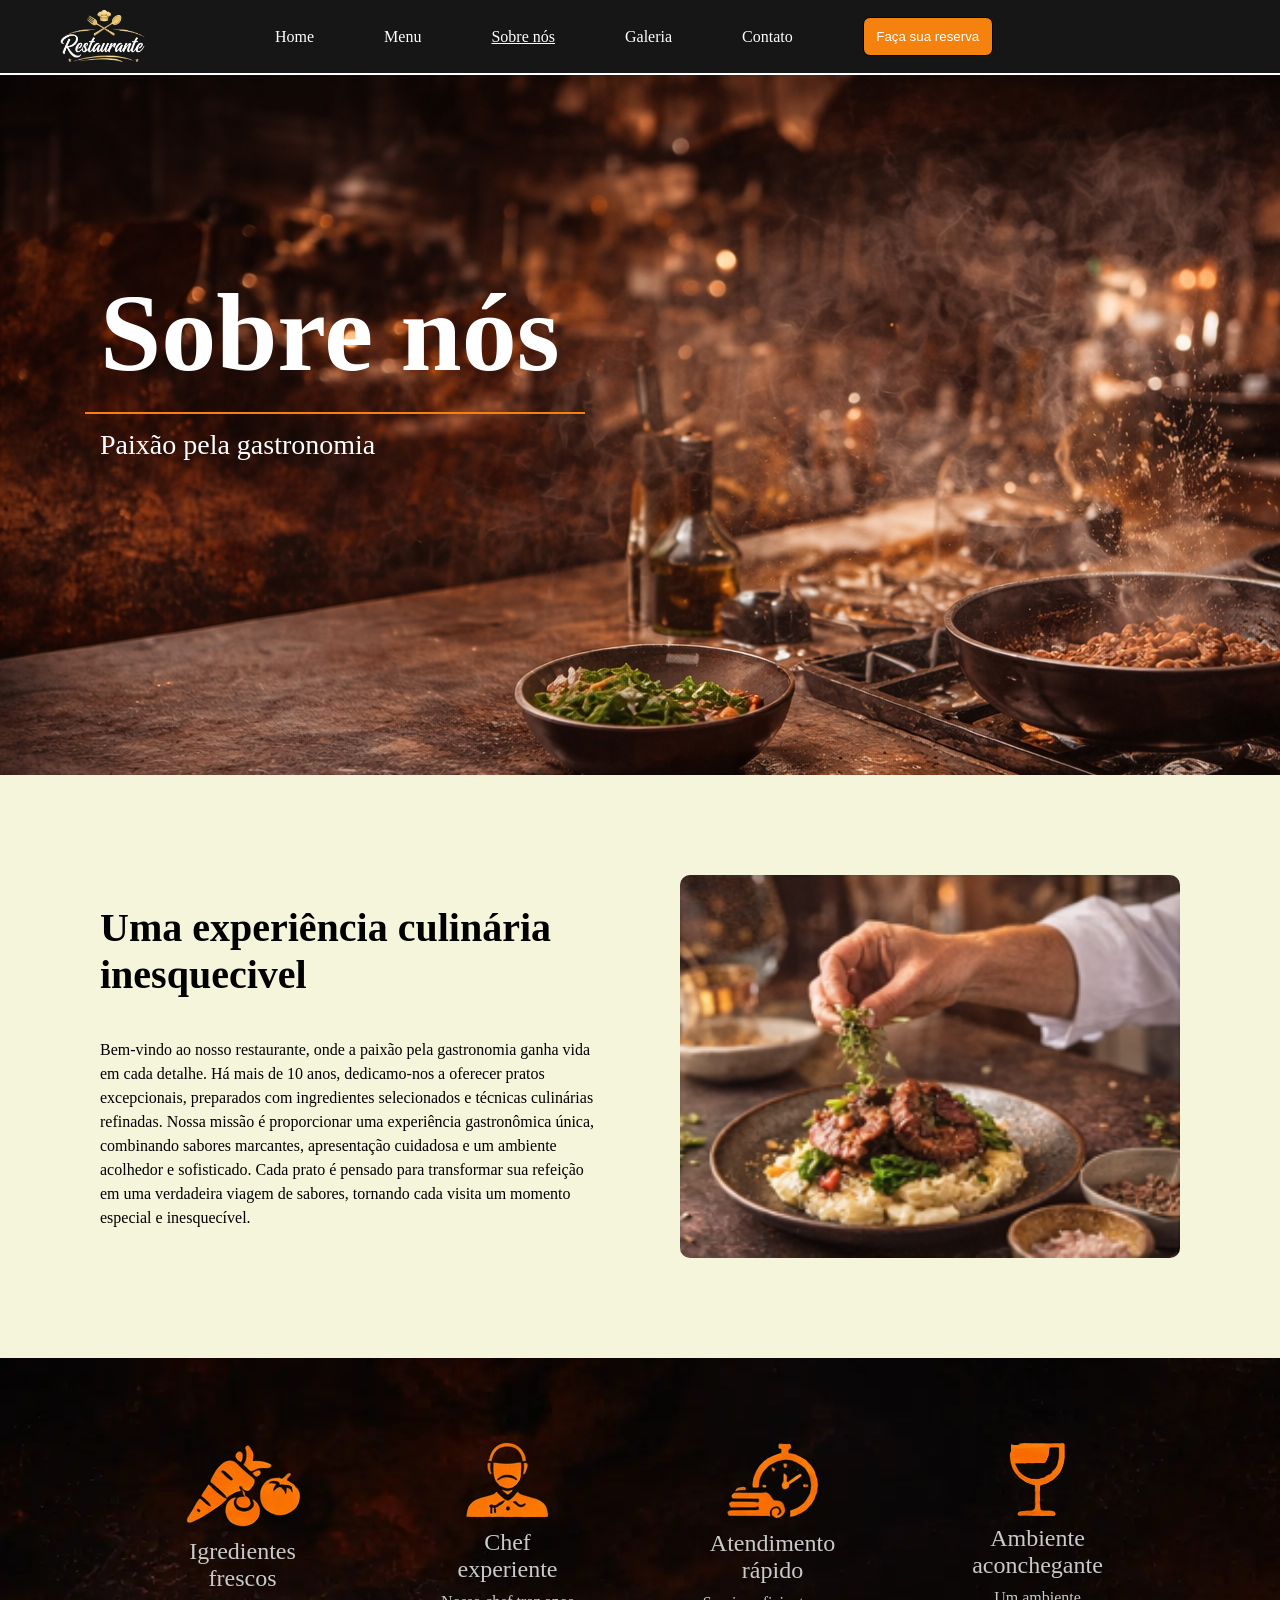
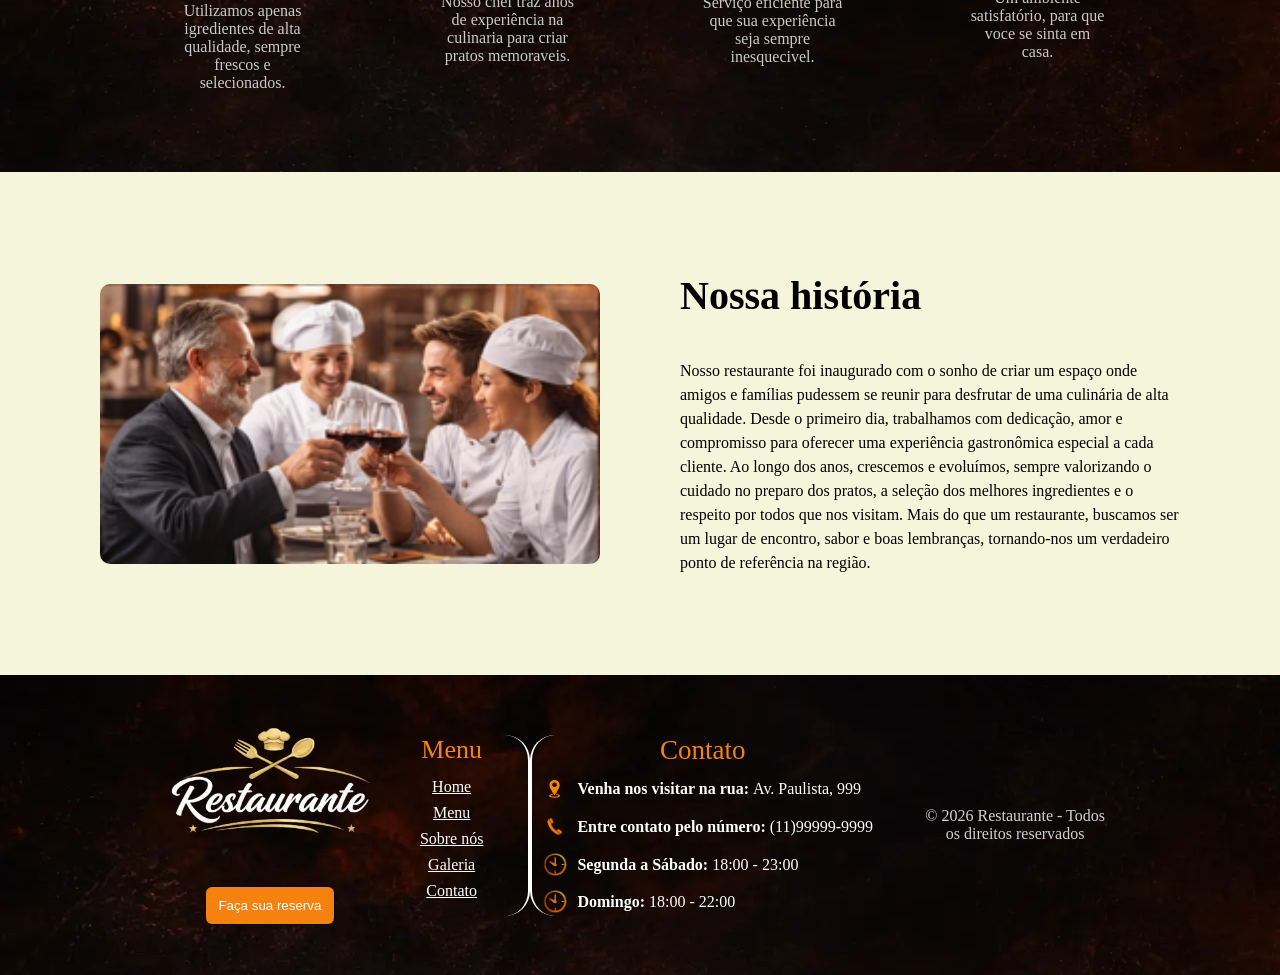
<file: sobre-nos.html>
<!DOCTYPE html>
<html lang="pt-br">

<head>
    <meta charset="UTF-8">
    <meta name="viewport" content="width=device-width, initial-scale=1.0">
    <link rel="stylesheet" href="sobre-nos.css">
    <title>Restaurante</title>
</head>

<body>

    <header>
        <img alt="logo-restaurante" class="logo-restaurante" src="assets/logo-restaurante.png">
        <div class="menu-toggle">☰</div>
        <article class="espaco">
            <a href="index.html" class="link-menu">Home</a>
            <a href="cardapio.html" class="link-menu">Menu</a>
            <a class="link-menu"><u>Sobre nós</u></a>
            <a href="galeria.html" class="link-menu">Galeria</a>
            <a href="contato.html" class="link-menu">Contato</a>
            <button class="botao-menu" onclick="window.location.href='reserva.html'">Faça sua reserva</button>
        </article>
    </header>

    <main>
        <section class="fundo-menu">
            <h2 class="hdois-cardapio">Sobre nós</h2>
            <div class="linha"></div>
            <p class="p-frase">Paixão pela gastronomia</p>
        </section>

        <section class="introducao">
            <article class="conteudo-escrito-introducao">
                <h2 class="titulo-introducao">Uma experiência culinária inesquecivel</h2>
                <p class="texto-introducao">Bem-vindo ao nosso restaurante, onde a paixão pela gastronomia ganha vida em
                    cada detalhe. Há mais de 10 anos, dedicamo-nos a oferecer pratos excepcionais, preparados com
                    ingredientes selecionados e técnicas culinárias refinadas. Nossa missão é proporcionar uma
                    experiência gastronômica única, combinando sabores marcantes, apresentação cuidadosa e um ambiente
                    acolhedor e sofisticado. Cada prato é pensado para transformar sua refeição em uma verdadeira viagem
                    de sabores, tornando cada visita um momento especial e inesquecível.</p>
            </article>
            <img class="imagem-da-introducao" alt="Temperando-prato" src="assets/temperando-prato.png">
        </section>

        <article class="quatro-logos">
            <div class="caixa">
                <img alt="logo-igredientes-frescos" src="assets/logo-igredientes.png" class="logos-motivos-de-escolher">
                <h2 class="h2-titulo">Igredientes frescos</h2>
                <p class="explicacao">Utilizamos apenas igredientes de alta qualidade, sempre frescos e
                    selecionados.</p>
            </div>
            <div class="caixa">
                <img alt="logo-igredientes-frescos" src="assets/logo-chef.png" class="logos-motivos-de-escolher">
                <h2 class="h2-titulo">Chef experiente</h2>
                <p class="explicacao">Nosso chef traz anos de experiência na culinaria para criar pratos memoraveis.
                </p>
            </div>
            <div class="caixa">
                <img alt="logo-igredientes-frescos" src="assets/logo-atendimento.png" class="logos-motivos-de-escolher">
                <h2 class="h2-titulo">Atendimento rápido</h2>
                <p class="explicacao">Serviço eficiente para que sua experiência seja sempre inesquecivel.</p>
            </div>
            <div class="caixa">
                <img alt="logo-igredientes-frescos" src="assets/logo-ambiente.png" class="logos-motivos-de-escolher">
                <h2 class="h2-titulo">Ambiente aconchegante</h2>
                <p class="explicacao">Um ambiente satisfatório, para que voce se sinta em casa.</p>
            </div>
        </article>

        <section class="introducao">
            <img class="imagem-da-introducao" alt="cozinheiros-e-chefe" src="assets/cozinheiros-e-chefe.png">
            <article class="conteudo-escrito-introducao">
                <h2 class="titulo-introducao">Nossa história</h2>
                <p class="texto-introducao">Nosso restaurante foi inaugurado com o sonho de criar um espaço onde amigos
                    e famílias pudessem se reunir para desfrutar de uma culinária de alta qualidade. Desde o primeiro
                    dia, trabalhamos com dedicação, amor e compromisso para oferecer uma experiência gastronômica
                    especial a cada cliente. Ao longo dos anos, crescemos e evoluímos, sempre valorizando o cuidado no
                    preparo dos pratos, a seleção dos melhores ingredientes e o respeito por todos que nos visitam. Mais
                    do que um restaurante, buscamos ser um lugar de encontro, sabor e boas lembranças, tornando-nos um
                    verdadeiro ponto de referência na região.</p>
            </article>
        </section>
    </main>



    <footer>
        <div class="faca-sua-reserva">
            <img alt="logo-restaurante" src="assets/logo-restaurante.png" style="width: 200px">
            <button class="botao-menu" onclick="window.location.href='reserva.html'">Faça sua reserva</button>
        </div>
        <section class="two-footer">
            <article class="menus-footer">
                <p class="menu-footer">Menu</p>
                <a href="index.html" class="footer-links">Home</a>
                <a href="cardapio.html" class="footer-links">Menu</a>
                <a href="sobre-nos.html" class="footer-links">Sobre nós</a>
                <a href="galeria.html" class="footer-links">Galeria</a>
                <a href="contato.html" class="footer-links">Contato</a>
            </article>

            <article class="footer-direita">
                <p class="contato-footer">Contato</p>
                <div class="local-contato">
                    <img alt="local-logo" src="assets/local-logo.png" class="logos-fundo">
                    <p class="paragrafos"><span style="font-weight: 900;">Venha nos visitar na rua: </span>Av. Paulista,
                        999</p>
                </div>

                <div class="local-contato">
                    <img alt="local-logo" src="assets/telefone-logo.webp" class="logos-fundo">
                    <p class="paragrafos"><span style="font-weight: 900;">Entre contato pelo número:
                        </span>(11)99999-9999</p>
                </div>

                <div class="local-contato">
                    <img alt="local-logo" src="assets/logo-horario.png" class="logos-fundo-2">
                    <p class="paragrafos"><span style="font-weight: 900;">Segunda a Sábado:
                        </span>18:00 - 23:00</p>
                </div>

                <div class="local-contato">
                    <img alt="local-logo" src="assets/logo-horario.png" class="logos-fundo-2">
                    <p class="paragrafos"><span style="font-weight: 900;">Domingo:
                        </span>18:00 - 22:00</p>
                </div>
            </article>
        </section>
        <p class="direitos">© 2026 Restaurante - Todos os direitos reservados</p>
    </footer>
            <script src="script.js"></script>
</body>

</html>
</file>
<file: style.css>
* {
    margin: 0px;
    padding: 0px;
    box-sizing: border-box;
}

body {
    background-color: beige;
}

a {
    text-decoration: none;
    color: black;
}

.menu-toggle {
    display: none;
}

.destaques-h2 {
    font-size: auto;
}

.two-footer {
    display: flex;
}

@media (max-width: 1536px) {

    header {
        display: flex;
        background-color: rgb(22, 22, 22);
        height: 75px;
        width: 100%;
        align-items: center;
        border-bottom: solid 2px #ffffff;
        padding-left: 60px;
        padding-right: 60px;
        gap: 250px;
        position: fixed;
        top: 0;
        left: 0;
        z-index: 1000;
    }

    main {
        margin-top: 75px;
    }


    .logo-restaurante {
        width: 85px;
        height: 55px;
    }

    .espaco {
        display: flex;
        gap: 70px;
        align-items: center;
    }

    .link-menu {
        color: white;
        cursor: pointer;
        text-decoration: none;
        transition: 0.5s;
    }

    .link-menu:hover {
        color: #F5820E;
    }

    .botao-menu {
        cursor: pointer;
        height: 39px;
        width: 130px;
        color: white;
        border-radius: 7px;
        background: #F5820E;
        border: solid 1px black;
        transition: 0.5s;
    }

    .botao-menu:hover {
        color: #F5820E;
        background: white;
        translate: 0px -2px;
    }

    /*Acima header*/

    .banner {
        position: relative;
    }

    .texto-banner {
        position: absolute;
        top: 50%;
        left: 22%;
        transform: translate(-50%, -50%);
    }

    .banner img {
        width: 100%;
        height: 660px;
        display: block;
    }

    .texto {
        color: white;
        font-size: 64px;
    }

    .texto span {
        color: #F5820E;
    }

    .excepcional {
        margin-top: 20px;
        margin-bottom: 20px;
        color: white;
    }

    .botao-reserva {
        cursor: pointer;
        height: 46px;
        width: 139px;
        color: white;
        border-radius: 7px;
        background: #F5820E;
        transition: 0.5s;
        border: none;
    }

    .botao-reserva:hover {
        color: #F5820E;
        background: white;
        translate: 0px -2px;
    }

    .ver-cardapio {
        width: 139px;
        border: 2px solid #F5820E;
        border-radius: 5px;
        height: 46px;
        color: white;
        background-color: #3A2A27;
        margin-right: 40px;
        cursor: pointer;
        transition: 0.5s;
    }

    .ver-cardapio:hover {
        color: #F5820E;
        background: white;
        translate: 0px -2px;
    }

    /*acima banner*/

    .descubra {
        width: 100%;
        display: flex;
        flex-direction: column;
        text-align: center;
        margin-top: 70px;
        margin-bottom: 55px;
    }

    .destaques {
        font-size: 43px;
    }

    .destaques-p {
        font-size: 15px;
        color: rgb(58, 58, 58);
    }

    .prato {
        background-color: white;
        border-radius: 5px;
        height: 300px;
        text-align: center;
        background: #ffffff;
        box-shadow: -15px 11px 15px rgba(0, 0, 0, 0.15);
        transition: 0.3s ease;

    }

    .tres-pratos {
        display: flex;
        width: 100%;
        justify-content: center;
        gap: 120px;
        margin-bottom: 160px;
    }

    .img-prato {
        border-radius: 5px;
    }

    .nome-prato {
        font-size: 19px;
        margin-top: 8px;
        margin-bottom: 14px;
    }

    .propaganda {
        font-size: 13px;
        color: rgb(58, 58, 58);
    }

    /*acima exibição de cardapio*/

    .sobre-container {
        position: relative;
        width: 100%;
    }

    .fundo {
        width: 100%;
        height: 635px;
        object-fit: cover;
        display: block;
    }

    .sobre-nos-hdois {
        position: absolute;
        top: 0;
        left: 0;
        width: 100%;
        height: 100%;
        padding: 60px;
        color: white;
        font-size: 40px;
    }

    .sobre-nos-flex {
        position: absolute;
        top: 0;
        left: 0;
        width: 100%;
        height: 100%;
        padding: 60px;
        color: white;
        display: flex;
        padding-right: 90px;
        padding-left: 0px;
        padding-bottom: 0px;
        padding-top: 110px;
    }

    .cozinha {
        width: 730px;
        height: 525px;
    }

    .conteudo-textos-fundo {
        margin-left: 50px;
        margin-right: 50px;
        width: 100%;
        height: 100%;
        display: flex;
        flex-direction: column;
    }

    .logos-fundo {
        width: 45px;
        height: 30px;
    }

    .local-contato {
        display: flex;
        margin-top: 8px;

    }

    .paragrafos {
        padding-top: 6px;
    }

    .paixao {
        font-size: 45px;
        margin-top: 15px;
    }

    .breve-historia {
        width: 450px;
        margin-top: 25px;
        font-size: 15px;
    }

    .saiba-mais {
        cursor: pointer;
        height: 45px;
        width: 130px;
        color: white;
        border-radius: 7px;
        background: #F5820E;
        border: solid 1px black;
        transition: 0.5s;
        margin-top: 55px;
        margin-bottom: 65px;
    }

    .saiba-mais:hover {
        color: #F5820E;
        background: white;
        translate: 0px -2px;
    }

    /*pra cima sobre nós*/

    #lista-depoimentos {
        display: flex;
        gap: 50px;
        justify-content: center;
        text-align: center;
        margin-bottom: 80px;
    }

    .informacoes {
        width: 227px;
        padding: 2px;
        background-color: rgb(255 195 247);
        border-radius: 10px;
        height: 200px;
        margin-bottom: 50px;
        box-shadow: -15px 11px 15px rgba(0, 0, 0, 0.15);
    }

    .frase {
        margin-top: 70px;
        padding: 5px;
        font-weight: bold;
        color: #363636;
    }

    /*pra cima depoimentos*/





    /*pra cima qualidades*/

    .descubra-2 {
        width: 100%;
        text-align: center;
        display: flex;
        flex-direction: column;
        align-items: center;
        gap: 40px;
        margin-top: 100px;

    }

    .botao-reserva-2 {
        cursor: pointer;
        display: flex;
        height: 50px;
        width: 250px;
        color: white;
        border-radius: 7px;
        background: #F5820E;
        transition: 0.5s;
        border: none;
        margin-bottom: 100px;
        font-size: 23px;
        padding: 10px;
        text-align: center;
    }

    .botao-reserva-2:hover {
        color: #F5820E;
        background: white;
        translate: 0px -2px;
    }

    /*pra cima chamando clientes*/

    .fundo-footer {
        width: 100%;
        height: 450px;
        position: relative;
    }

    footer {
        background-image: url(assets/fundo-home.webp);
        width: 100%;
        height: 300px;
        display: flex;
        text-align: center;
        justify-content: center;
        align-items: center;
    }

    .menu-footer {
        font-size: 26px;
        color: #F5820E;
        margin-bottom: 5px;
    }

    .contato-footer {
        font-size: 27px;
        color: #F5820E;
    }

    .footer-links {
        color: white;
        text-decoration: underline;
        transition: 0.5s;
    }

    .footer-links:hover {
        color: #F5820E;
    }

    .quatro-logos {
        width: 100%;
        display: flex;
        gap: 125px;
        justify-content: center;
    }

    .caixa {
        width: 140px;
        color: rgb(202, 202, 202);
        text-align: center;
    }

    .porque-esse-restaurante {
        background-image: url(assets/fundo-home.webp);
        height: 500px;
        width: 100%;
        padding: 1px;
    }

    .h1-porque-escolher {
        width: 100%;
        text-align: center;
        font-size: 45px;
        color: white;
    }

    .logos-fundo-2 {
        width: 30px;
        margin-left: 8px;
        margin-right: 7px;
    }

    .p-porque-escolher {
        width: 100%;
        text-align: center;
        color: white;
    }

    .faca-sua-reserva {
        display: flex;
        flex-direction: column;
        gap: 50px;
        align-items: center;
        margin-right: 120px;
    }

    .menus-footer {
        color: white;
        border-right: 2px solid white;
        border-radius: 25px;
        display: flex;
        flex-direction: column;
        padding-right: 45px;
        gap: 8px;
    }

    .footer-direita {
        color: white;
        border-left: 2px solid white;
        border-radius: 25px;
    }

    .h2-titulo {
        font-weight: 300;
    }

    .explicacao {
        font-weight: 300;
        margin-top: 10px;
    }

    .direitos {
        color: rgb(210, 210, 210);
        margin-left: 100px;
        width: 190px;
    }

}









@media (max-width: 2720px) {

    header {
        display: flex;
        background-color: rgb(22, 22, 22);
        height: 75px;
        width: 100%;
        align-items: center;
        border-bottom: solid 2px #ffffff;
        padding-left: 60px;
        padding-right: 60px;
        gap: 250px;
        position: fixed;
        top: 0;
        left: 0;
        z-index: 1000;
    }

    main {
        margin-top: 75px;
    }


    .logo-restaurante {
        width: 85px;
        height: 55px;
    }

    .espaco {
        display: flex;
        gap: 70px;
        align-items: center;
    }

    .link-menu {
        color: white;
        cursor: pointer;
        text-decoration: none;
        transition: 0.5s;
    }

    .link-menu:hover {
        color: #F5820E;
    }

    .botao-menu {
        cursor: pointer;
        height: 39px;
        width: 130px;
        color: white;
        border-radius: 7px;
        background: #F5820E;
        border: solid 1px black;
        transition: 0.5s;
    }

    .botao-menu:hover {
        color: #F5820E;
        background: white;
        translate: 0px -2px;
    }

    /*Acima header*/

    .banner {
        position: relative;
    }

    .texto-banner {
        position: absolute;
        top: 50%;
        left: 22%;
        transform: translate(-50%, -50%);
    }

    .banner img {
        width: 100%;
        height: 800px;
        display: block;
    }

    .texto {
        color: white;
        font-size: 64px;
    }

    .texto span {
        color: #F5820E;
    }

    .excepcional {
        margin-top: 20px;
        margin-bottom: 20px;
        color: white;
    }

    .botao-reserva {
        cursor: pointer;
        height: 46px;
        width: 139px;
        color: white;
        border-radius: 7px;
        background: #F5820E;
        transition: 0.5s;
        border: none;
    }

    .botao-reserva:hover {
        color: #F5820E;
        background: white;
        translate: 0px -2px;
    }

    .ver-cardapio {
        width: 139px;
        border: 2px solid #F5820E;
        border-radius: 5px;
        height: 46px;
        color: white;
        background-color: #3A2A27;
        margin-right: 40px;
        cursor: pointer;
        transition: 0.5s;
    }

    .ver-cardapio:hover {
        color: #F5820E;
        background: white;
        translate: 0px -2px;
    }

    /*acima banner*/

    .descubra {
        width: 100%;
        display: flex;
        flex-direction: column;
        text-align: center;
        margin-top: 70px;
        margin-bottom: 55px;
    }

    .destaques {
        font-size: 43px;
    }

    .destaques-p {
        font-size: 15px;
        color: rgb(58, 58, 58);
    }

    .prato {
        background-color: white;
        border-radius: 5px;
        height: 300px;
        text-align: center;
        background: #ffffff;
        box-shadow: 0px 4px 15px rgba(0, 0, 0, 0.15);
        transition: 0.3s ease;

    }

    .tres-pratos {
        display: flex;
        width: 100%;
        justify-content: center;
        gap: 120px;
        margin-bottom: 160px;
    }

    .img-prato {
        border-radius: 5px;
    }

    .nome-prato {
        font-size: 19px;
        margin-top: 8px;
        margin-bottom: 14px;
    }

    .propaganda {
        font-size: 13px;
        color: rgb(58, 58, 58);
    }

    /*acima exibição de cardapio*/

    .sobre-container {
        position: relative;
        width: 100%;
    }

    .fundo {
        width: 100%;
        height: 635px;
        object-fit: cover;
        display: block;
    }

    .sobre-nos-hdois {
        position: absolute;
        top: 0;
        left: 0;
        width: 100%;
        height: 100%;
        padding: 60px;
        color: white;
        font-size: 40px;
    }

    .sobre-nos-flex {
        position: absolute;
        top: 0;
        left: 0;
        width: 100%;
        height: 100%;
        padding: 60px;
        color: white;
        display: flex;
        padding-right: 90px;
        padding-left: 0px;
        padding-bottom: 0px;
        padding-top: 110px;
    }

    .cozinha {
        width: 730px;
        height: 525px;
    }

    .conteudo-textos-fundo {
        margin-left: 200px;
        margin-right: 50px;
        width: 100%;
        height: 100%;
        display: flex;
        flex-direction: column;
    }

    .logos-fundo {
        width: 45px;
        height: 30px;
    }

    .local-contato {
        display: flex;
        margin-top: 8px;

    }

    .paragrafos {
        padding-top: 6px;
    }

    .paixao {
        font-size: 45px;
        margin-top: 15px;
    }

    .breve-historia {
        width: 450px;
        margin-top: 25px;
        font-size: 15px;
    }

    .saiba-mais {
        cursor: pointer;
        height: 45px;
        width: 130px;
        color: white;
        border-radius: 7px;
        background: #F5820E;
        border: solid 1px black;
        transition: 0.5s;
        margin-top: 55px;
        margin-bottom: 65px;
    }

    .saiba-mais:hover {
        color: #F5820E;
        background: white;
        translate: 0px -2px;
    }

    /*pra cima sobre nós*/

    #lista-depoimentos {
        display: flex;
        gap: 50px;
        justify-content: center;
        text-align: center;
        margin-bottom: 80px;
    }

    .informacoes {
        width: 227px;
        padding: 2px;
        background-color: rgb(255 195 247);
        border-radius: 10px;
        height: 200px;
        margin-bottom: 50px;
        box-shadow: -15px 11px 15px rgba(0, 0, 0, 0.15);
    }

    .frase {
        margin-top: 70px;
        padding: 5px;
        font-weight: bold;
        color: #363636;
    }

    /*pra cima depoimentos*/





    /*pra cima qualidades*/

    .descubra-2 {
        width: 100%;
        text-align: center;
        display: flex;
        flex-direction: column;
        align-items: center;
        gap: 40px;
        margin-top: 100px;

    }

    .botao-reserva-2 {
        cursor: pointer;
        display: flex;
        height: 50px;
        width: 250px;
        color: white;
        border-radius: 7px;
        background: #F5820E;
        transition: 0.5s;
        border: none;
        margin-bottom: 100px;
        font-size: 23px;
        padding: 10px;
        text-align: center;
    }

    .botao-reserva-2:hover {
        color: #F5820E;
        background: white;
        translate: 0px -2px;
    }

    /*pra cima chamando clientes*/

    .fundo-footer {
        width: 100%;
        height: 450px;
        position: relative;
    }

    footer {
        background-image: url(assets/fundo-home.webp);
        width: 100%;
        height: 300px;
        display: flex;
        text-align: center;
        justify-content: center;
        align-items: center;
    }

    .menu-footer {
        font-size: 26px;
        color: #F5820E;
        margin-bottom: 5px;
    }

    .contato-footer {
        font-size: 27px;
        color: #F5820E;
    }

    .footer-links {
        color: white;
        text-decoration: underline;
        transition: 0.5s;
    }

    .footer-links:hover {
        color: #F5820E;
    }

    .quatro-logos {
        width: 100%;
        display: flex;
        gap: 125px;
        justify-content: center;
    }

    .caixa {
        width: 140px;
        color: rgb(202, 202, 202);
        text-align: center;
    }

    .porque-esse-restaurante {
        background-image: url(assets/fundo-home.webp);
        height: 500px;
        width: 100%;
        padding: 1px;
    }

    .h1-porque-escolher {
        width: 100%;
        text-align: center;
        font-size: 40px;
        color: white;
    }

    .logos-fundo-2 {
        width: 30px;
        margin-left: 8px;
        margin-right: 7px;
    }

    .p-porque-escolher {
        width: 100%;
        text-align: center;
        color: white;
    }

    .faca-sua-reserva {
        display: flex;
        flex-direction: column;
        gap: 50px;
        align-items: center;
        margin-right: 120px;
    }

    .menus-footer {
        color: white;
        border-right: 2px solid white;
        border-radius: 25px;
        display: flex;
        flex-direction: column;
        padding-right: 45px;
        gap: 8px;
    }

    .footer-direita {
        color: white;
        border-left: 2px solid white;
        border-radius: 25px;
    }

    .h2-titulo {
        font-weight: 300;
    }

    .explicacao {
        font-weight: 300;
        margin-top: 10px;
    }

    .direitos {
        color: rgb(210, 210, 210);
        margin-left: 100px;
        width: 190px;
    }

}









@media (max-width: 1400px) {

    header {
        display: flex;
        background-color: rgb(22, 22, 22);
        height: 75px;
        width: 100%;
        align-items: center;
        border-bottom: solid 2px #ffffff;
        padding-left: 60px;
        padding-right: 60px;
        gap: 250px;
        position: fixed;
        top: 0;
        left: 0;
        z-index: 1000;
    }

    main {
        margin-top: 75px;
    }


    .logo-restaurante {
        width: 85px;
        height: 55px;
    }

    .espaco {
        display: flex;
        gap: 70px;
        align-items: center;
    }

    .link-menu {
        color: white;
        cursor: pointer;
        text-decoration: none;
        transition: 0.5s;
    }

    .link-menu:hover {
        color: #F5820E;
    }

    .botao-menu {
        cursor: pointer;
        height: 39px;
        width: 130px;
        color: white;
        border-radius: 7px;
        background: #F5820E;
        border: solid 1px black;
        transition: 0.5s;
    }

    .botao-menu:hover {
        color: #F5820E;
        background: white;
        translate: 0px -2px;
    }

    /*Acima header*/

    .banner {
        position: relative;
    }

    .texto-banner {
        position: absolute;
        top: 50%;
        left: 22%;
        transform: translate(-50%, -50%);
    }

    .banner img {
        width: 100%;
        height: 800px;
        display: block;
    }

    .texto {
        color: white;
        font-size: 64px;
    }

    .texto span {
        color: #F5820E;
    }

    .excepcional {
        margin-top: 20px;
        margin-bottom: 20px;
        color: white;
    }

    .botao-reserva {
        cursor: pointer;
        height: 46px;
        width: 139px;
        color: white;
        border-radius: 7px;
        background: #F5820E;
        transition: 0.5s;
        border: none;
    }

    .botao-reserva:hover {
        color: #F5820E;
        background: white;
        translate: 0px -2px;
    }

    .ver-cardapio {
        width: 139px;
        border: 2px solid #F5820E;
        border-radius: 5px;
        height: 46px;
        color: white;
        background-color: #3A2A27;
        margin-right: 40px;
        cursor: pointer;
        transition: 0.5s;
    }

    .ver-cardapio:hover {
        color: #F5820E;
        background: white;
        translate: 0px -2px;
    }

    /*acima banner*/

    .descubra {
        width: 100%;
        display: flex;
        flex-direction: column;
        text-align: center;
        margin-top: 70px;
        margin-bottom: 55px;
    }

    .destaques {
        font-size: 43px;
    }

    .destaques-p {
        font-size: 15px;
        color: rgb(58, 58, 58);
    }

    .prato {
        background-color: white;
        border-radius: 5px;
        height: 300px;
        text-align: center;
        background: #ffffff;
        box-shadow: -15px 11px 15px rgba(0, 0, 0, 0.15);
        transition: 0.3s ease;

    }

    .tres-pratos {
        display: flex;
        width: 100%;
        justify-content: center;
        gap: 120px;
        margin-bottom: 160px;
    }

    .img-prato {
        border-radius: 5px;
    }

    .nome-prato {
        font-size: 19px;
        margin-top: 8px;
        margin-bottom: 14px;
    }

    .propaganda {
        font-size: 13px;
        color: rgb(58, 58, 58);
    }

    /*acima exibição de cardapio*/

    .sobre-container {
        position: relative;
        width: 100%;
    }

    .fundo {
        width: 100%;
        height: 635px;
        object-fit: cover;
        display: block;
    }

    .sobre-nos-hdois {
        position: absolute;
        top: 0;
        left: 0;
        width: 100%;
        height: 100%;
        padding: 60px;
        color: white;
        font-size: 40px;
    }

    .sobre-nos-flex {
        position: absolute;
        top: 0;
        left: 0;
        width: 100%;
        height: 100%;
        padding: 60px;
        color: white;
        display: flex;
        padding-right: 90px;
        padding-left: 0px;
        padding-bottom: 0px;
        padding-top: 110px;
    }

    .cozinha {
        width: 730px;
        height: 525px;
    }

    .conteudo-textos-fundo {
        margin-left: 50px;
        margin-right: 50px;
        width: 100%;
        height: 100%;
        display: flex;
        flex-direction: column;
    }

    .logos-fundo {
        width: 45px;
        height: 30px;
    }

    .local-contato {
        display: flex;
        margin-top: 8px;

    }

    .paragrafos {
        padding-top: 6px;
    }

    .paixao {
        font-size: 45px;
        margin-top: 15px;
    }

    .breve-historia {
        width: 450px;
        margin-top: 25px;
        font-size: 15px;
    }

    .saiba-mais {
        cursor: pointer;
        height: 45px;
        width: 130px;
        color: white;
        border-radius: 7px;
        background: #F5820E;
        border: solid 1px black;
        transition: 0.5s;
        margin-top: 55px;
        margin-bottom: 65px;
    }

    .saiba-mais:hover {
        color: #F5820E;
        background: white;
        translate: 0px -2px;
    }

    /*pra cima sobre nós*/

    #lista-depoimentos {
        display: flex;
        gap: 50px;
        justify-content: center;
        text-align: center;
        margin-bottom: 80px;
    }

    .informacoes {
        width: 227px;
        padding: 2px;
        background-color: rgb(255 195 247);
        border-radius: 10px;
        height: 200px;
        margin-bottom: 50px;
        box-shadow: -15px 11px 15px rgba(0, 0, 0, 0.15);
    }

    .frase {
        margin-top: 70px;
        padding: 5px;
        font-weight: bold;
        color: #363636;
    }

    /*pra cima depoimentos*/

    .descubra-2 {
        width: 100%;
        text-align: center;
        display: flex;
        flex-direction: column;
        align-items: center;
        gap: 40px;
        margin-top: 100px;

    }

    .botao-reserva-2 {
        cursor: pointer;
        display: flex;
        height: 50px;
        width: 250px;
        color: white;
        border-radius: 7px;
        background: #F5820E;
        transition: 0.5s;
        border: none;
        margin-bottom: 100px;
        font-size: 23px;
        padding: 10px;
        text-align: center;
    }

    .botao-reserva-2:hover {
        color: #F5820E;
        background: white;
        translate: 0px -2px;
    }

    /*pra cima chamando clientes*/

    .fundo-footer {
        width: 100%;
        height: 450px;
        position: relative;
    }

    footer {
        background-image: url(assets/fundo-home.webp);
        width: 100%;
        height: 300px;
        display: flex;
        text-align: center;
        justify-content: center;
        align-items: center;
    }

    .menu-footer {
        font-size: 26px;
        color: #F5820E;
        margin-bottom: 5px;
    }

    .contato-footer {
        font-size: 27px;
        color: #F5820E;
    }

    .footer-links {
        color: white;
        text-decoration: underline;
        transition: 0.5s;
    }

    .footer-links:hover {
        color: #F5820E;
    }

    .quatro-logos {
        width: 100%;
        display: flex;
        gap: 125px;
        justify-content: center;
    }

    .caixa {
        width: 140px;
        color: rgb(202, 202, 202);
        text-align: center;
    }

    .porque-esse-restaurante {
        background-image: url(assets/fundo-home.webp);
        height: 500px;
        width: 100%;
        padding: 1px;
    }

    .h1-porque-escolher {
        width: 100%;
        text-align: center;
        font-size: 26px;
        color: white;
    }

    .logos-fundo-2 {
        width: 30px;
        margin-left: 8px;
        margin-right: 7px;
    }

    .p-porque-escolher {
        width: 100%;
        text-align: center;
        color: white;
    }

    .faca-sua-reserva {
        display: flex;
        flex-direction: column;
        gap: 50px;
        align-items: center;
        margin-right: 120px;
    }

    .menus-footer {
        color: white;
        border-right: 2px solid white;
        border-radius: 25px;
        display: flex;
        flex-direction: column;
        padding-right: 45px;
        gap: 8px;
    }

    .footer-direita {
        color: white;
        border-left: 2px solid white;
        border-radius: 25px;
    }

    .h2-titulo {
        font-weight: 300;
    }

    .explicacao {
        font-weight: 300;
        margin-top: 10px;
    }

    .direitos {
        color: rgb(210, 210, 210);
        margin-left: 100px;
        width: 190px;
    }

}









@media (max-width: 1300px) {

    header {
        display: flex;
        background-color: rgb(22, 22, 22);
        height: 75px;
        width: 100%;
        align-items: center;
        border-bottom: solid 2px #ffffff;
        padding-left: 60px;
        padding-right: 60px;
        gap: 130px;
        position: fixed;
        top: 0;
        left: 0;
        z-index: 1000;
    }

    main {
        margin-top: 75px;
    }


    .logo-restaurante {
        width: 85px;
        height: 55px;
    }

    .espaco {
        display: flex;
        gap: 70px;
        align-items: center;
    }

    .link-menu {
        color: white;
        cursor: pointer;
        text-decoration: none;
        transition: 0.5s;
    }

    .link-menu:hover {
        color: #F5820E;
    }

    .botao-menu {
        cursor: pointer;
        height: 39px;
        width: 130px;
        color: white;
        border-radius: 7px;
        background: #F5820E;
        border: solid 1px black;
        transition: 0.5s;
    }

    .botao-menu:hover {
        color: #F5820E;
        background: white;
        translate: 0px -2px;
    }

    /*Acima header*/

    .banner {
        position: relative;
    }

    .texto-banner {
        position: absolute;
        top: 50%;
        left: 22%;
        transform: translate(-50%, -50%);
    }

    .banner img {
        width: 100%;
        height: 800px;
        display: block;
    }

    .texto {
        color: white;
        font-size: 64px;
    }

    .texto span {
        color: #F5820E;
    }

    .excepcional {
        margin-top: 20px;
        margin-bottom: 20px;
        color: white;
    }

    .botao-reserva {
        cursor: pointer;
        height: 46px;
        width: 139px;
        color: white;
        border-radius: 7px;
        background: #F5820E;
        transition: 0.5s;
        border: none;
    }

    .botao-reserva:hover {
        color: #F5820E;
        background: white;
        translate: 0px -2px;
    }

    .ver-cardapio {
        width: 139px;
        border: 2px solid #F5820E;
        border-radius: 5px;
        height: 46px;
        color: white;
        background-color: #3A2A27;
        margin-right: 40px;
        cursor: pointer;
        transition: 0.5s;
    }

    .ver-cardapio:hover {
        color: #F5820E;
        background: white;
        translate: 0px -2px;
    }

    /*acima banner*/

    .descubra {
        width: 100%;
        display: flex;
        flex-direction: column;
        text-align: center;
        margin-top: 70px;
        margin-bottom: 55px;
    }

    .destaques {
        font-size: 43px;
    }

    .destaques-p {
        font-size: 15px;
        color: rgb(58, 58, 58);
    }

    .prato {
        background-color: white;
        border-radius: 5px;
        height: 300px;
        text-align: center;
        background: #ffffff;
        box-shadow: -15px 11px 15px rgba(0, 0, 0, 0.15);
        transition: 0.3s ease;

    }

    .tres-pratos {
        display: flex;
        width: 100%;
        justify-content: center;
        gap: 70px;
        margin-bottom: 160px;
    }

    .img-prato {
        border-radius: 5px;
    }

    .nome-prato {
        font-size: 19px;
        margin-top: 8px;
        margin-bottom: 14px;
    }

    .propaganda {
        font-size: 13px;
        color: rgb(58, 58, 58);
    }

    /*acima exibição de cardapio*/

    .sobre-container {
        position: relative;
        width: 100%;
    }

    .fundo {
        width: 100%;
        height: 635px;
        object-fit: cover;
        display: block;
    }

    .sobre-nos-hdois {
        position: absolute;
        top: 0;
        left: 0;
        width: 100%;
        height: 100%;
        padding: 60px;
        color: white;
        font-size: 40px;
    }

    .sobre-nos-flex {
        position: absolute;
        top: 0;
        left: 0;
        width: 100%;
        height: 100%;
        padding: 60px;
        color: white;
        display: flex;
        padding-right: 90px;
        padding-left: 0px;
        padding-bottom: 0px;
        padding-top: 110px;
    }

    .cozinha {
        width: 730px;
        height: 525px;
    }

    .conteudo-textos-fundo {
        margin-left: 50px;
        margin-right: 50px;
        width: 100%;
        height: 100%;
        display: flex;
        flex-direction: column;
    }

    .logos-fundo {
        width: 45px;
        height: 30px;
    }

    .local-contato {
        display: flex;
        margin-top: 8px;

    }

    .paragrafos {
        padding-top: 6px;
    }

    .paixao {
        font-size: 45px;
        margin-top: 15px;
    }

    .breve-historia {
        width: 350px;
        margin-top: 25px;
        font-size: 15px;
    }

    .saiba-mais {
        cursor: pointer;
        height: 45px;
        width: 130px;
        color: white;
        border-radius: 7px;
        background: #F5820E;
        border: solid 1px black;
        transition: 0.5s;
        margin-top: 55px;
        margin-bottom: 65px;
    }

    .saiba-mais:hover {
        color: #F5820E;
        background: white;
        translate: 0px -2px;
    }

    /*pra cima sobre nós*/

    #lista-depoimentos {
        display: flex;
        gap: 50px;
        justify-content: center;
        text-align: center;
        margin-bottom: 80px;
    }

    .informacoes {
        width: 227px;
        padding: 2px;
        background-color: rgb(255 195 247);
        border-radius: 10px;
        height: 200px;
        margin-bottom: 50px;
        box-shadow: -15px 11px 15px rgba(0, 0, 0, 0.15);
    }

    .frase {
        margin-top: 70px;
        padding: 5px;
        font-weight: bold;
        color: #363636;
    }

    /*pra cima depoimentos*/

    .descubra-2 {
        width: 100%;
        text-align: center;
        display: flex;
        flex-direction: column;
        align-items: center;
        gap: 40px;
        margin-top: 100px;

    }

    .botao-reserva-2 {
        cursor: pointer;
        display: flex;
        height: 50px;
        width: 250px;
        color: white;
        border-radius: 7px;
        background: #F5820E;
        transition: 0.5s;
        border: none;
        margin-bottom: 100px;
        font-size: 23px;
        padding: 10px;
        text-align: center;
    }

    .botao-reserva-2:hover {
        color: #F5820E;
        background: white;
        translate: 0px -2px;
    }

    /*pra cima chamando clientes*/

    .fundo-footer {
        width: 100%;
        height: 450px;
        position: relative;
    }

    footer {
        background-image: url(assets/fundo-home.webp);
        width: 100%;
        height: 300px;
        display: flex;
        text-align: center;
        justify-content: center;
        align-items: center;
    }

    .menu-footer {
        font-size: 26px;
        color: #F5820E;
        margin-bottom: 5px;
    }

    .contato-footer {
        font-size: 27px;
        color: #F5820E;
    }

    .footer-links {
        color: white;
        text-decoration: underline;
        transition: 0.5s;
    }

    .footer-links:hover {
        color: #F5820E;
    }

    .quatro-logos {
        width: 100%;
        display: flex;
        gap: 125px;
        justify-content: center;
    }

    .caixa {
        width: 140px;
        color: rgb(202, 202, 202);
        text-align: center;
    }

    .porque-esse-restaurante {
        background-image: url(assets/fundo-home.webp);
        height: 500px;
        width: 100%;
        padding: 1px;
    }

    .h1-porque-escolher {
        width: 100%;
        text-align: center;
        font-size: 26px;
        color: white;
    }

    .logos-fundo-2 {
        width: 30px;
        margin-left: 8px;
        margin-right: 7px;
    }

    .p-porque-escolher {
        width: 100%;
        text-align: center;
        color: white;
    }

    .faca-sua-reserva {
        display: flex;
        flex-direction: column;
        gap: 50px;
        align-items: center;
        margin-right: 50px;
    }

    .menus-footer {
        color: white;
        border-right: 2px solid white;
        border-radius: 25px;
        display: flex;
        flex-direction: column;
        padding-right: 45px;
        gap: 8px;
    }

    .footer-direita {
        color: white;
        border-left: 2px solid white;
        border-radius: 25px;
    }

    .h2-titulo {
        font-weight: 300;
    }

    .explicacao {
        font-weight: 300;
        margin-top: 10px;
    }

    .direitos {
        color: rgb(210, 210, 210);
        margin-left: 47px;
        width: 190px;
    }

}






/*abaixo, a fazer*/
@media (max-width: 1150px) {

    header {
        display: flex;
        background-color: rgb(22, 22, 22);
        height: 75px;
        width: 100%;
        align-items: center;
        border-bottom: solid 2px #ffffff;
        padding-left: 60px;
        padding-right: 60px;
        gap: 50px;
        position: fixed;
        top: 0;
        left: 0;
        z-index: 1000;
    }

    main {
        margin-top: 75px;
    }


    .logo-restaurante {
        width: 85px;
        height: 55px;
    }

    .espaco {
        display: flex;
        gap: 70px;
        align-items: center;
    }

    .link-menu {
        color: white;
        cursor: pointer;
        text-decoration: none;
        transition: 0.5s;
    }

    .link-menu:hover {
        color: #F5820E;
    }

    .botao-menu {
        cursor: pointer;
        height: 39px;
        width: 130px;
        color: white;
        border-radius: 7px;
        background: #F5820E;
        border: solid 1px black;
        transition: 0.5s;
    }

    .botao-menu:hover {
        color: #F5820E;
        background: white;
        translate: 0px -2px;
    }

    /*Acima header*/

    .banner {
        position: relative;
    }

    .texto-banner {
        position: absolute;
        top: 50%;
        left: 22%;
        transform: translate(-50%, -50%);
    }

    .banner img {
        width: 100%;
        height: 800px;
        display: block;
    }

    .texto {
        color: white;
        font-size: 64px;
    }

    .texto span {
        color: #F5820E;
    }

    .excepcional {
        margin-top: 20px;
        margin-bottom: 20px;
        color: white;
    }

    .botao-reserva {
        cursor: pointer;
        height: 46px;
        width: 139px;
        color: white;
        border-radius: 7px;
        background: #F5820E;
        transition: 0.5s;
        border: none;
    }

    .botao-reserva:hover {
        color: #F5820E;
        background: white;
        translate: 0px -2px;
    }

    .ver-cardapio {
        width: 139px;
        border: 2px solid #F5820E;
        border-radius: 5px;
        height: 46px;
        color: white;
        background-color: #3A2A27;
        margin-right: 40px;
        cursor: pointer;
        transition: 0.5s;
    }

    .ver-cardapio:hover {
        color: #F5820E;
        background: white;
        translate: 0px -2px;
    }

    /*acima banner*/

    .descubra {
        width: 100%;
        display: flex;
        flex-direction: column;
        text-align: center;
        margin-top: 70px;
        margin-bottom: 55px;
    }

    .destaques {
        font-size: 43px;
    }

    .destaques-p {
        font-size: 15px;
        color: rgb(58, 58, 58);
    }

    .prato {
        background-color: white;
        border-radius: 5px;
        height: 250px;
        width: 200px;
        text-align: center;
        background: #ffffff;
        box-shadow: -15px 11px 15px rgba(0, 0, 0, 0.15);
        transition: 0.3s ease;

    }

    .tres-pratos {
        display: flex;
        width: 100%;
        justify-content: center;
        gap: 70px;
        margin-bottom: 160px;
    }

    .img-prato {
        border-radius: 5px;
        width: 200px;
    }

    .nome-prato {
        font-size: 19px;
        margin-top: 8px;
        margin-bottom: 14px;
    }

    .propaganda {
        font-size: 13px;
        color: rgb(58, 58, 58);
    }

    /*acima exibição de cardapio*/

    .sobre-container {
        position: relative;
        width: 100%;
    }

    .fundo {
        width: 100%;
        height: 578px;
        object-fit: cover;
        display: block;
    }

    .sobre-nos-hdois {
        position: absolute;
        top: 0;
        left: 0;
        width: 100%;
        height: 100%;
        padding: 60px;
        color: white;
        font-size: 40px;
    }

    .sobre-nos-flex {
        position: absolute;
        top: 0;
        left: 0;
        width: 100%;
        height: 100%;
        padding: 60px;
        color: white;
        display: flex;
        padding-right: 90px;
        padding-left: 0px;
        padding-bottom: 0px;
        padding-top: 110px;
    }

    .cozinha {
        width: 566px;
        height: 467px;
    }

    .conteudo-textos-fundo {
        margin-left: 20px;
        margin-right: 0;
        width: 100%;
        height: 100%;
        display: flex;
        flex-direction: column;
    }

    .logos-fundo {
        width: 45px;
        height: 30px;
    }

    .local-contato {
        display: flex;
        margin-top: 8px;

    }

    .paragrafos {
        padding-top: 6px;
    }

    .paixao {
        font-size: 45px;
        margin-top: 15px;
    }

    .breve-historia {
        width: 350px;
        margin-top: 25px;
        font-size: 15px;
    }

    .saiba-mais {
        cursor: pointer;
        height: 45px;
        width: 130px;
        color: white;
        border-radius: 7px;
        background: #F5820E;
        border: solid 1px black;
        transition: 0.5s;
        margin-top: 55px;
        margin-bottom: 65px;
    }

    .saiba-mais:hover {
        color: #F5820E;
        background: white;
        translate: 0px -2px;
    }

    /*pra cima sobre nós*/

    #lista-depoimentos {
        display: flex;
        gap: 50px;
        justify-content: center;
        text-align: center;
        margin-bottom: 80px;
    }

    .informacoes {
        width: 227px;
        padding: 2px;
        background-color: rgb(255 195 247);
        border-radius: 10px;
        height: 200px;
        margin-bottom: 50px;
        box-shadow: -15px 11px 15px rgba(0, 0, 0, 0.15);
    }

    .frase {
        margin-top: 70px;
        padding: 5px;
        font-weight: bold;
        color: #363636;
    }

    /*pra cima depoimentos*/

    .descubra-2 {
        width: 100%;
        text-align: center;
        display: flex;
        flex-direction: column;
        align-items: center;
        gap: 40px;
        margin-top: 100px;

    }

    .botao-reserva-2 {
        cursor: pointer;
        display: flex;
        height: 50px;
        width: 250px;
        color: white;
        border-radius: 7px;
        background: #F5820E;
        transition: 0.5s;
        border: none;
        margin-bottom: 100px;
        font-size: 23px;
        padding: 10px;
        text-align: center;
    }

    .botao-reserva-2:hover {
        color: #F5820E;
        background: white;
        translate: 0px -2px;
    }

    /*pra cima chamando clientes*/

    .fundo-footer {
        width: 100%;
        height: 450px;
        position: relative;
    }

    footer {
        background-image: url(assets/fundo-home.webp);
        width: 100%;
        height: 600px;
        display: flex;
        text-align: center;
        justify-content: center;
        align-items: center;
        flex-direction: column;
        gap: 68px;
    }

    .menu-footer {
        font-size: 26px;
        color: #F5820E;
        margin-bottom: 5px;
    }

    .contato-footer {
        font-size: 27px;
        color: #F5820E;
    }

    .footer-links {
        color: white;
        text-decoration: underline;
        transition: 0.5s;
    }

    .footer-links:hover {
        color: #F5820E;
    }

    .quatro-logos {
        align-items: center;
        width: 100%;
        display: grid;
        gap: 70px;
        justify-content: center;
        grid-template-columns: 140px 140px;
        text-align: center;
        align-content: center;
    }

    .caixa {
        width: 140px;
        color: rgb(202, 202, 202);
        text-align: center;
    }

    .porque-esse-restaurante {
        background-image: url(assets/fundo-home.webp);
        height: 750px;
        width: 100%;
        padding: 1px;
    }

    .h1-porque-escolher {
        width: 100%;
        text-align: center;
        font-size: 26px;
        color: white;
    }

    .logos-fundo-2 {
        width: 30px;
        margin-left: 8px;
        margin-right: 7px;
    }

    .p-porque-escolher {
        width: 100%;
        text-align: center;
        color: white;
    }

    .faca-sua-reserva {
        display: flex;
        flex-direction: column;
        gap: 50px;
        align-items: center;
        margin-right: 0px;
    }

    .menus-footer {
        color: white;
        border-right: 2px solid white;
        border-radius: 25px;
        display: flex;
        flex-direction: column;
        padding-right: 45px;
        gap: 8px;
    }

    .footer-direita {
        color: white;
        border-left: 2px solid white;
        border-radius: 25px;
    }

    .h2-titulo {
        font-weight: 300;
    }

    .explicacao {
        font-weight: 300;
        margin-top: 10px;
    }

    .direitos {
        color: rgb(210, 210, 210);
        margin-left: 0px;
        width: 190px;
    }

}






@media (max-width: 1000px) {

    header {
        display: flex;
        background-color: rgb(22, 22, 22);
        height: 75px;
        width: 100%;
        align-items: center;
        border-bottom: solid 2px #ffffff;
        padding-left: 60px;
        padding-right: 60px;
        gap: 30px;
        position: fixed;
        top: 0;
        left: 0;
        z-index: 1000;
    }

    main {
        margin-top: 75px;
    }


    .logo-restaurante {
        width: 85px;
        height: 55px;
    }

    .espaco {
        display: flex;
        gap: 30px;
        align-items: center;
    }

    .link-menu {
        color: white;
        cursor: pointer;
        text-decoration: none;
        transition: 0.5s;
    }

    .link-menu:hover {
        color: #F5820E;
    }

    .botao-menu {
        cursor: pointer;
        height: 39px;
        width: 130px;
        color: white;
        border-radius: 7px;
        background: #F5820E;
        border: solid 1px black;
        transition: 0.5s;
    }

    .botao-menu:hover {
        color: #F5820E;
        background: white;
        translate: 0px -2px;
    }

    /*Acima header*/

    .banner {
        position: relative;
    }

    .texto-banner {
        position: absolute;
        top: 50%;
        left: 22%;
        transform: translate(-50%, -50%);
    }

    .banner img {
        width: 100%;
        height: 800px;
        display: block;
    }

    .texto {
        color: white;
        font-size: 64px;
    }

    .texto span {
        color: #F5820E;
    }

    .excepcional {
        margin-top: 20px;
        margin-bottom: 20px;
        color: white;
    }

    .botao-reserva {
        cursor: pointer;
        height: 46px;
        width: 139px;
        color: white;
        border-radius: 7px;
        background: #F5820E;
        transition: 0.5s;
        border: none;
    }

    .botao-reserva:hover {
        color: #F5820E;
        background: white;
        translate: 0px -2px;
    }

    .ver-cardapio {
        width: 139px;
        border: 2px solid #F5820E;
        border-radius: 5px;
        height: 46px;
        color: white;
        background-color: #3A2A27;
        margin-right: 40px;
        cursor: pointer;
        transition: 0.5s;
    }

    .ver-cardapio:hover {
        color: #F5820E;
        background: white;
        translate: 0px -2px;
    }

    /*acima banner*/

    .descubra {
        width: 100%;
        display: flex;
        flex-direction: column;
        text-align: center;
        margin-top: 70px;
        margin-bottom: 55px;
    }

    .destaques {
        font-size: 43px;
    }

    .destaques-p {
        font-size: 15px;
        color: rgb(58, 58, 58);
    }

    .prato {
        background-color: white;
        border-radius: 5px;
        height: 250px;
        width: 200px;
        text-align: center;
        background: #ffffff;
        box-shadow: -15px 11px 15px rgba(0, 0, 0, 0.15);
        transition: 0.3s ease;

    }

    .tres-pratos {
        display: flex;
        width: 100%;
        justify-content: center;
        gap: 70px;
        margin-bottom: 160px;
    }

    .img-prato {
        border-radius: 5px;
        width: 200px;
    }

    .nome-prato {
        font-size: 19px;
        margin-top: 8px;
        margin-bottom: 14px;
    }

    .propaganda {
        font-size: 13px;
        color: rgb(58, 58, 58);
    }

    /*acima exibição de cardapio*/

    .sobre-container {
        position: relative;
        width: 100%;
    }

    .fundo {
        width: 100%;
        height: 578px;
        object-fit: cover;
        display: block;
    }

    .sobre-nos-hdois {
        position: absolute;
        top: 0;
        left: 0;
        width: 100%;
        height: 100%;
        padding: 60px;
        color: white;
        font-size: 40px;
    }

    .sobre-nos-flex {
        position: absolute;
        top: 0;
        left: 0;
        width: 100%;
        height: 100%;
        padding: 60px;
        color: white;
        display: flex;
        padding-right: 90px;
        padding-left: 0px;
        padding-bottom: 0px;
        padding-top: 110px;
    }

    .cozinha {
        width: 566px;
        height: 467px;
    }

    .conteudo-textos-fundo {
        margin-left: 20px;
        margin-right: 0;
        width: 222px;
        height: 100%;
        display: flex;
        flex-direction: column;
    }

    .logos-fundo {
        width: 45px;
        height: 30px;
    }

    .local-contato {
        display: flex;
        margin-top: 8px;

    }

    .paragrafos {
        padding-top: 6px;
    }

    .paixao {
        font-size: 45px;
        margin-top: 15px;
    }

    .breve-historia {
        width: 240px;
        margin-top: 25px;
        font-size: 15px;
    }

    .saiba-mais {
        cursor: pointer;
        height: 45px;
        width: 130px;
        color: white;
        border-radius: 7px;
        background: #F5820E;
        border: solid 1px black;
        transition: 0.5s;
        margin-top: 30px;
        margin-bottom: 15px;
    }

    .saiba-mais:hover {
        color: #F5820E;
        background: white;
        translate: 0px -2px;
    }

    /*pra cima sobre nós*/

    #lista-depoimentos {
        display: flex;
        gap: 50px;
        justify-content: center;
        text-align: center;
        margin-bottom: 80px;
    }

    .informacoes {
        width: 227px;
        padding: 2px;
        background-color: rgb(255 195 247);
        border-radius: 10px;
        height: 200px;
        margin-bottom: 50px;
        box-shadow: -15px 11px 15px rgba(0, 0, 0, 0.15);
    }

    .frase {
        margin-top: 70px;
        padding: 5px;
        font-weight: bold;
        color: #363636;
    }

    /*pra cima depoimentos*/

    .descubra-2 {
        width: 100%;
        text-align: center;
        display: flex;
        flex-direction: column;
        align-items: center;
        gap: 40px;
        margin-top: 100px;

    }

    .botao-reserva-2 {
        cursor: pointer;
        display: flex;
        height: 50px;
        width: 250px;
        color: white;
        border-radius: 7px;
        background: #F5820E;
        transition: 0.5s;
        border: none;
        margin-bottom: 100px;
        font-size: 23px;
        padding: 10px;
        text-align: center;
    }

    .botao-reserva-2:hover {
        color: #F5820E;
        background: white;
        translate: 0px -2px;
    }

    /*pra cima chamando clientes*/

    .fundo-footer {
        width: 100%;
        height: 450px;
        position: relative;
    }

    footer {
        background-image: url(assets/fundo-home.webp);
        width: 100%;
        height: 600px;
        display: flex;
        text-align: center;
        justify-content: center;
        align-items: center;
        flex-direction: column;
        gap: 68px;
    }

    .menu-footer {
        font-size: 26px;
        color: #F5820E;
        margin-bottom: 5px;
    }

    .contato-footer {
        font-size: 27px;
        color: #F5820E;
    }

    .footer-links {
        color: white;
        text-decoration: underline;
        transition: 0.5s;
    }

    .footer-links:hover {
        color: #F5820E;
    }

    .quatro-logos {
        align-items: center;
        width: 100%;
        display: grid;
        gap: 70px;
        justify-content: center;
        grid-template-columns: 140px 140px;
        text-align: center;
        align-content: center;
    }

    .caixa {
        width: 140px;
        color: rgb(202, 202, 202);
        text-align: center;
    }

    .porque-esse-restaurante {
        background-image: url(assets/fundo-home.webp);
        height: 750px;
        width: 100%;
        padding: 1px;
    }

    .h1-porque-escolher {
        width: 100%;
        text-align: center;
        font-size: 26px;
        color: white;
    }

    .logos-fundo-2 {
        width: 30px;
        margin-left: 8px;
        margin-right: 7px;
    }

    .p-porque-escolher {
        width: 100%;
        text-align: center;
        color: white;
    }

    .faca-sua-reserva {
        display: flex;
        flex-direction: column;
        gap: 50px;
        align-items: center;
        margin-right: 0px;
    }

    .menus-footer {
        color: white;
        border-right: 2px solid white;
        border-radius: 25px;
        display: flex;
        flex-direction: column;
        padding-right: 45px;
        gap: 8px;
    }

    .footer-direita {
        color: white;
        border-left: 2px solid white;
        border-radius: 25px;
    }

    .h2-titulo {
        font-weight: 300;
    }

    .explicacao {
        font-weight: 300;
        margin-top: 10px;
    }

    .direitos {
        color: rgb(210, 210, 210);
        margin-left: 0px;
        width: 190px;
    }

}







@media (max-width: 850px) {

    header {
        display: flex;
        background-color: rgb(22, 22, 22);
        height: 75px;
        width: 100%;
        align-items: center;
        border-bottom: solid 2px #ffffff;
        padding-left: 20px;
        padding-right: 20px;
        gap: 30px;
        position: fixed;
        top: 0;
        left: 0;
        z-index: 1000;
    }

    main {
        margin-top: 75px;
    }


    .logo-restaurante {
        width: 85px;
        height: 55px;
    }

    .espaco {
        display: flex;
        gap: 30px;
        align-items: center;
    }

    .link-menu {
        color: white;
        cursor: pointer;
        text-decoration: none;
        transition: 0.5s;
    }

    .link-menu:hover {
        color: #F5820E;
    }

    .botao-menu {
        cursor: pointer;
        height: 39px;
        width: 130px;
        color: white;
        border-radius: 7px;
        background: #F5820E;
        border: solid 1px black;
        transition: 0.5s;
    }

    .botao-menu:hover {
        color: #F5820E;
        background: white;
        translate: 0px -2px;
    }

    /*Acima header*/

    .banner {
        position: relative;
    }

    .texto-banner {
        position: absolute;
        top: 50%;
        left: 23%;
        transform: translate(-50%, -50%);
    }

    .banner img {
        width: 100%;
        height: 450px;
        display: block;
    }

    .texto {
        color: white;
        font-size: 55px;
    }

    .texto span {
        color: #F5820E;
    }

    .excepcional {
        margin-top: 20px;
        margin-bottom: 20px;
        color: white;
        font-size: 14px;
    }

    .botao-reserva {
        cursor: pointer;
        height: 46px;
        width: 139px;
        color: white;
        border-radius: 7px;
        background: #F5820E;
        transition: 0.5s;
        border: none;
    }

    .botao-reserva:hover {
        color: #F5820E;
        background: white;
        translate: 0px -2px;
    }

    .ver-cardapio {
        width: 139px;
        border: 2px solid #F5820E;
        border-radius: 5px;
        height: 46px;
        color: white;
        background-color: #3A2A27;
        margin-right: 40px;
        cursor: pointer;
        transition: 0.5s;
    }

    .ver-cardapio:hover {
        color: #F5820E;
        background: white;
        translate: 0px -2px;
    }

    /*acima banner*/

    .descubra {
        width: 100%;
        display: flex;
        flex-direction: column;
        text-align: center;
        margin-top: 70px;
        margin-bottom: 55px;
    }

    .destaques {
        font-size: 43px;
    }

    .destaques-p {
        font-size: 15px;
        color: rgb(58, 58, 58);
    }

    .prato {
        background-color: white;
        border-radius: 5px;
        height: 220px;
        width: 160px;
        text-align: center;
        background: #ffffff;
        box-shadow: -15px 11px 15px rgba(0, 0, 0, 0.15);
        transition: 0.3s ease;

    }

    .tres-pratos {
        display: flex;
        width: 100%;
        justify-content: center;
        gap: 40px;
        margin-bottom: 160px;
    }

    .img-prato {
        border-radius: 5px;
        width: 160px;
    }

    .nome-prato {
        font-size: 19px;
        margin-top: 8px;
        margin-bottom: 14px;
    }

    .propaganda {
        font-size: 13px;
        color: rgb(58, 58, 58);
    }

    /*acima exibição de cardapio*/

    .sobre-container {
        position: relative;
        width: 100%;
    }

    .fundo {
        width: 100%;
        height: 1000px;
        object-fit: cover;
        display: block;
    }

    .sobre-nos-hdois {
        position: absolute;
        top: -35px;
        left: 0;
        width: 100%;
        height: 100%;
        padding: 60px;
        color: white;
        font-size: 49px;
        text-align: center;
    }

    .sobre-nos-flex {
        position: absolute;
        top: 0;
        left: 0;
        width: 100%;
        height: 100%;
        color: white;
        display: flex;
        padding-right: 0px;
        padding-left: 0px;
        padding-bottom: 0px;
        padding-top: 110px;
        flex-direction: column;
    }

    .cozinha {
        width: 100%;
        height: 100%;
    }

    .conteudo-textos-fundo {
        margin-left: 0;
        margin-right: 0;
        width: 100%;
        height: 100%;
        display: flex;
        flex-direction: column;
        align-items: center;
    }

    .logos-fundo {
        width: 45px;
        height: 30px;
    }

    .local-contato {
        display: flex;
        margin-top: 8px;

    }

    .paragrafos {
        padding-top: 6px;
    }

    .paixao {
        font-size: 45px;
        margin-top: 15px;
    }

    .breve-historia {
        width: 420px;
        margin-top: 25px;
        font-size: 15px;
        text-align: center;
    }

    .quebra-paixao {
        display: none;
    }

    .saiba-mais {
        cursor: pointer;
        height: 45px;
        width: 130px;
        color: white;
        border-radius: 7px;
        background: #F5820E;
        border: solid 1px black;
        transition: 0.5s;
        margin-top: 30px;
        margin-bottom: 15px;
    }

    .saiba-mais:hover {
        color: #F5820E;
        background: white;
        translate: 0px -2px;
    }

    /*pra cima sobre nós*/

    #lista-depoimentos {
        display: flex;
        gap: 50px;
        justify-content: center;
        text-align: center;
        margin-bottom: 80px;
    }

    .informacoes {
        width: 150px;
        padding: 2px;
        background-color: rgb(255 195 247);
        border-radius: 10px;
        height: 150px;
        margin-bottom: 50px;
        box-shadow: -15px 11px 15px rgba(0, 0, 0, 0.15);
    }

    .frase {
        margin-top: 35px;
        padding: 5px;
        font-weight: bold;
        color: #363636;
    }

    /*pra cima depoimentos*/

    .descubra-2 {
        width: 100%;
        text-align: center;
        display: flex;
        flex-direction: column;
        align-items: center;
        gap: 40px;
        margin-top: 100px;

    }

    .botao-reserva-2 {
        cursor: pointer;
        display: flex;
        height: 50px;
        width: 250px;
        color: white;
        border-radius: 7px;
        background: #F5820E;
        transition: 0.5s;
        border: none;
        margin-bottom: 100px;
        font-size: 23px;
        padding: 10px;
        text-align: center;
    }

    .botao-reserva-2:hover {
        color: #F5820E;
        background: white;
        translate: 0px -2px;
    }

    /*pra cima chamando clientes*/

    .fundo-footer {
        width: 100%;
        height: 450px;
        position: relative;
    }

    footer {
        background-image: url(assets/fundo-home.webp);
        width: 100%;
        height: 600px;
        display: flex;
        text-align: center;
        justify-content: center;
        align-items: center;
        flex-direction: column;
        gap: 68px;
    }

    .menu-footer {
        font-size: 26px;
        color: #F5820E;
        margin-bottom: 5px;
    }

    .contato-footer {
        font-size: 27px;
        color: #F5820E;
    }

    .footer-links {
        color: white;
        text-decoration: underline;
        transition: 0.5s;
    }

    .footer-links:hover {
        color: #F5820E;
    }

    .quatro-logos {
        align-items: center;
        width: 100%;
        display: grid;
        gap: 70px;
        justify-content: center;
        grid-template-columns: 140px 140px;
        text-align: center;
        align-content: center;
    }

    .caixa {
        width: 140px;
        color: rgb(202, 202, 202);
        text-align: center;
    }

    .porque-esse-restaurante {
        background-image: url(assets/fundo-home.webp);
        height: 750px;
        width: 100%;
        padding: 1px;
    }

    .h1-porque-escolher {
        width: 100%;
        text-align: center;
        font-size: 26px;
        color: white;
    }

    .logos-fundo-2 {
        width: 30px;
        margin-left: 8px;
        margin-right: 7px;
    }

    .p-porque-escolher {
        width: 100%;
        text-align: center;
        color: white;
    }

    .faca-sua-reserva {
        display: flex;
        flex-direction: column;
        gap: 50px;
        align-items: center;
        margin-right: 0px;
    }

    .menus-footer {
        color: white;
        border-right: 2px solid white;
        border-radius: 25px;
        display: flex;
        flex-direction: column;
        padding-right: 45px;
        gap: 8px;
    }

    .footer-direita {
        color: white;
        border-left: 2px solid white;
        border-radius: 25px;
    }

    .h2-titulo {
        font-weight: 300;
    }

    .explicacao {
        font-weight: 300;
        margin-top: 10px;
    }

    .direitos {
        color: rgb(210, 210, 210);
        margin-left: 0px;
        width: 190px;
    }

}






@media (max-width: 700px) {

    header {
        display: flex;
        background-color: rgb(22, 22, 22);
        height: 75px;
        width: 100%;
        align-items: center;
        border-bottom: solid 2px #ffffff;
        padding-left: 50px;
        padding-right: 50px;
        gap: 400px;
        position: fixed;
        top: 0;
        left: 0;
        z-index: 1000;
    }

    main {
        margin-top: 75px;
    }



    .espaco {
        position: fixed;
        top: 75px;
        left: 0;
        width: 100%;
        height: calc(100vh - 75px);
        background: rgb(22, 22, 22);
        display: flex;
        flex-direction: column;
        justify-content: center;
        align-items: center;
        gap: 40px;
        transform: translateX(100%);
        transition: transform 0.3s ease;
    }

    .espaco.ativo {
        transform: translateX(0);
    }

    .menu-toggle {
        display: block;
        cursor: pointer;
        font-size: 35px;
        color: #F5820E;
        z-index: 1100;
        transition: 0.5s;
    }

    .menu-toggle:hover {
        color: white;
    }

    .logo-restaurante {
        width: 85px;
        height: 55px;
    }

    .link-menu {
        color: white;
        cursor: pointer;
        text-decoration: none;
        transition: 0.5s;
    }

    .link-menu:hover {
        color: #F5820E;
    }

    .botao-menu {
        cursor: pointer;
        height: 39px;
        width: 130px;
        color: white;
        border-radius: 7px;
        background: #F5820E;
        border: solid 1px black;
        transition: 0.5s;
    }

    .botao-menu:hover {
        color: #F5820E;
        background: white;
        translate: 0px -2px;
    }

    /*Acima header*/

    .banner {
        position: relative;
    }

    .texto-banner {
        position: absolute;
        top: 50%;
        left: 32%;
        transform: translate(-50%, -50%);
    }

    .banner img {
        width: 100%;
        height: 450px;
        display: block;
    }

    .texto {
        color: white;
        font-size: 55px;
    }

    .texto span {
        color: #F5820E;
    }

    .excepcional {
        margin-top: 20px;
        margin-bottom: 20px;
        color: white;
        font-size: 14px;
    }

    .botao-reserva {
        cursor: pointer;
        height: 46px;
        width: 139px;
        color: white;
        border-radius: 7px;
        background: #F5820E;
        transition: 0.5s;
        border: none;
    }

    .botao-reserva:hover {
        color: #F5820E;
        background: white;
        translate: 0px -2px;
    }

    .ver-cardapio {
        width: 139px;
        border: 2px solid #F5820E;
        border-radius: 5px;
        height: 46px;
        color: white;
        background-color: #3A2A27;
        margin-right: 40px;
        cursor: pointer;
        transition: 0.5s;
    }

    .ver-cardapio:hover {
        color: #F5820E;
        background: white;
        translate: 0px -2px;
    }

    /*acima banner*/

    .descubra {
        width: 100%;
        display: flex;
        flex-direction: column;
        text-align: center;
        margin-top: 70px;
        margin-bottom: 55px;
    }

    .destaques {
        font-size: 43px;
    }

    .destaques-p {
        font-size: 15px;
        color: rgb(58, 58, 58);
    }

    .prato {
        background-color: white;
        border-radius: 5px;
        height: 285px;
        width: 250px;
        text-align: center;
        background: #ffffff;
        box-shadow: -15px 11px 15px rgba(0, 0, 0, 0.15);
        transition: 0.3s ease;

    }

    .tres-pratos {
        display: flex;
        width: 100%;
        justify-content: center;
        gap: 40px;
        margin-bottom: 160px;
        flex-direction: column;
        align-items: center;
    }

    .img-prato {
        border-radius: 5px;
        width: 250px;
    }

    .nome-prato {
        font-size: 19px;
        margin-top: 8px;
        margin-bottom: 14px;
    }

    .propaganda {
        font-size: 13px;
        color: rgb(58, 58, 58);
    }

    /*acima exibição de cardapio*/

    .sobre-container {
        position: relative;
        width: 100%;
    }

    .fundo {
        width: 100%;
        height: 870px;
        object-fit: cover;
        display: block;
    }

    .sobre-nos-hdois {
        position: absolute;
        top: -50px;
        left: 0;
        width: 100%;
        height: 100%;
        padding: 60px;
        color: white;
        font-size: 49px;
        text-align: center;
    }

    .sobre-nos-flex {
        position: absolute;
        top: 0;
        left: 0;
        width: 100%;
        height: 100%;
        color: white;
        display: flex;
        padding-right: 0px;
        padding-left: 0px;
        padding-bottom: 0px;
        padding-top: 80px;
        flex-direction: column;
    }

    .cozinha {
        width: 100%;
        height: 100%;
    }

    .conteudo-textos-fundo {
        margin-left: 0;
        margin-right: 0;
        width: 100%;
        height: 100%;
        display: flex;
        flex-direction: column;
        align-items: center;
    }

    .logos-fundo {
        width: 45px;
        height: 30px;
    }

    .local-contato {
        display: flex;
        margin-top: 8px;

    }

    .paragrafos {
        padding-top: 6px;
    }

    .paixao {
        font-size: 45px;
        margin-top: 15px;
    }

    .breve-historia {
        width: 420px;
        margin-top: 25px;
        font-size: 15px;
        text-align: center;
    }

    .quebra-paixao {
        display: none;
    }

    .saiba-mais {
        cursor: pointer;
        height: 45px;
        width: 130px;
        color: white;
        border-radius: 7px;
        background: #F5820E;
        border: solid 1px black;
        transition: 0.5s;
        margin-top: 30px;
        margin-bottom: 15px;
    }

    .saiba-mais:hover {
        color: #F5820E;
        background: white;
        translate: 0px -2px;
    }

    /*pra cima sobre nós*/

    #lista-depoimentos {
        display: flex;
        gap: 50px;
        justify-content: center;
        text-align: center;
        margin-bottom: 80px;
    }

    .informacoes {
        width: 150px;
        padding: 2px;
        background-color: rgb(255 195 247);
        border-radius: 10px;
        height: 150px;
        margin-bottom: 50px;
        box-shadow: -15px 11px 15px rgba(0, 0, 0, 0.15);
    }

    .frase {
        margin-top: 35px;
        padding: 5px;
        font-weight: bold;
        color: #363636;
    }

    /*pra cima depoimentos*/

    .descubra-2 {
        width: 100%;
        text-align: center;
        display: flex;
        flex-direction: column;
        align-items: center;
        gap: 40px;
        margin-top: 100px;

    }

    .botao-reserva-2 {
        cursor: pointer;
        display: flex;
        height: 50px;
        width: 250px;
        color: white;
        border-radius: 7px;
        background: #F5820E;
        transition: 0.5s;
        border: none;
        margin-bottom: 100px;
        font-size: 23px;
        padding: 10px;
        text-align: center;
    }

    .botao-reserva-2:hover {
        color: #F5820E;
        background: white;
        translate: 0px -2px;
    }

    /*pra cima chamando clientes*/

    .fundo-footer {
        width: 100%;
        height: 450px;
        position: relative;
    }

    footer {
        background-image: url(assets/fundo-home.webp);
        width: 100%;
        height: 600px;
        display: flex;
        text-align: center;
        justify-content: center;
        align-items: center;
        flex-direction: column;
        gap: 68px;
    }

    .menu-footer {
        font-size: 26px;
        color: #F5820E;
        margin-bottom: 5px;
    }

    .contato-footer {
        font-size: 27px;
        color: #F5820E;
    }

    .footer-links {
        color: white;
        text-decoration: underline;
        transition: 0.5s;
    }

    .footer-links:hover {
        color: #F5820E;
    }

    .quatro-logos {
        align-items: center;
        width: 100%;
        display: grid;
        gap: 70px;
        justify-content: center;
        grid-template-columns: 140px 140px;
        text-align: center;
        align-content: center;
    }

    .caixa {
        width: 140px;
        color: rgb(202, 202, 202);
        text-align: center;
    }

    .porque-esse-restaurante {
        background-image: url(assets/fundo-home.webp);
        height: 750px;
        width: 100%;
        padding: 1px;
    }

    .h1-porque-escolher {
        width: 100%;
        text-align: center;
        font-size: 26px;
        color: white;
    }

    .logos-fundo-2 {
        width: 30px;
        margin-left: 8px;
        margin-right: 7px;
    }

    .p-porque-escolher {
        width: 100%;
        text-align: center;
        color: white;
    }

    .faca-sua-reserva {
        display: flex;
        flex-direction: column;
        gap: 50px;
        align-items: center;
        margin-right: 0px;
    }

    .menus-footer {
        color: white;
        border-right: 2px solid white;
        border-radius: 25px;
        display: flex;
        flex-direction: column;
        padding-right: 45px;
        gap: 8px;
    }

    .footer-direita {
        color: white;
        border-left: 2px solid white;
        border-radius: 25px;
    }

    .h2-titulo {
        font-weight: 300;
    }

    .explicacao {
        font-weight: 300;
        margin-top: 10px;
    }

    .direitos {
        color: rgb(210, 210, 210);
        margin-left: 0px;
        width: 190px;
    }

}






@media (max-width: 600px) {

    header {
        display: flex;
        background-color: rgb(22, 22, 22);
        height: 75px;
        width: 100%;
        align-items: center;
        border-bottom: solid 2px #ffffff;
        padding-left: 50px;
        padding-right: 50px;
        gap: 300px;
        position: fixed;
        top: 0;
        left: 0;
        z-index: 1000;
    }

    main {
        margin-top: 75px;
    }

    .espaco {
        position: fixed;
        top: 75px;
        left: 0;
        width: 100%;
        height: calc(100vh - 75px);
        background: rgb(22, 22, 22);
        display: flex;
        flex-direction: column;
        justify-content: center;
        align-items: center;
        gap: 40px;
        transform: translateX(100%);
        transition: transform 0.3s ease;
    }

    .espaco.ativo {
        transform: translateX(0);
    }

    .menu-toggle {
        display: block;
        cursor: pointer;
        font-size: 35px;
        color: #F5820E;
        z-index: 1100;
        transition: 0.5s;
    }

    .menu-toggle:hover {
        color: white;
    }

    .logo-restaurante {
        width: 85px;
        height: 55px;
    }

    .link-menu {
        color: white;
        cursor: pointer;
        text-decoration: none;
        transition: 0.5s;
    }

    .link-menu:hover {
        color: #F5820E;
    }

    .botao-menu {
        cursor: pointer;
        height: 39px;
        width: 130px;
        color: white;
        border-radius: 7px;
        background: #F5820E;
        border: solid 1px black;
        transition: 0.5s;
    }

    .botao-menu:hover {
        color: #F5820E;
        background: white;
        translate: 0px -2px;
    }

    /*Acima header*/

    .banner {
        position: relative;
    }

    .texto-banner {
        position: absolute;
        top: 50%;
        left: 50%;
        transform: translate(-50%, -50%);
        display: flex;
        flex-direction: column;
        align-items: center;
    }

    .banner img {
        width: 100%;
        height: 500px;
        display: block;
        filter: blur(4px);
    }

    .texto {
        color: white;
        font-size: 55px;
        text-align: center;
    }

    .texto span {
        color: #F5820E;
    }

    .excepcional {
        margin-top: 20px;
        margin-bottom: 20px;
        color: white;
        font-size: 14px;
        text-align: center;
    }

    .botao-reserva {
        cursor: pointer;
        height: 46px;
        width: 139px;
        color: white;
        border-radius: 7px;
        background: #F5820E;
        transition: 0.5s;
        border: none;
        margin-top: 10px;
    }

    .botao-reserva:hover {
        color: #F5820E;
        background: white;
        translate: 0px -2px;
    }

    .ver-cardapio {
        width: 139px;
        border: 2px solid #F5820E;
        border-radius: 5px;
        height: 46px;
        color: white;
        background-color: #3A2A27;
        margin-right: 0px;
        cursor: pointer;
        transition: 0.5s;
    }

    .ver-cardapio:hover {
        color: #F5820E;
        background: white;
        translate: 0px -2px;
    }

    /*acima banner*/

    .descubra {
        width: 100%;
        display: flex;
        flex-direction: column;
        text-align: center;
        margin-top: 70px;
        margin-bottom: 55px;
    }

    .destaques {
        font-size: 43px;
    }

    .destaques-p {
        font-size: 15px;
        color: rgb(58, 58, 58);
    }

    .prato {
        background-color: white;
        border-radius: 5px;
        height: 285px;
        width: 250px;
        text-align: center;
        background: #ffffff;
        box-shadow: -15px 11px 15px rgba(0, 0, 0, 0.15);
        transition: 0.3s ease;

    }

    .tres-pratos {
        display: flex;
        width: 100%;
        justify-content: center;
        gap: 40px;
        margin-bottom: 80px;
        flex-direction: column;
        align-items: center;
    }

    .img-prato {
        border-radius: 5px;
        width: 250px;
    }

    .nome-prato {
        font-size: 19px;
        margin-top: 8px;
        margin-bottom: 14px;
    }

    .propaganda {
        font-size: 13px;
        color: rgb(58, 58, 58);
    }

    /*acima exibição de cardapio*/

    .sobre-container {
        position: relative;
        width: 100%;
    }

    .fundo {
        width: 100%;
        height: 870px;
        object-fit: cover;
        display: block;
    }

    .sobre-nos-hdois {
        position: absolute;
        top: -50px;
        left: 0;
        width: 100%;
        height: 100%;
        padding: 60px;
        color: white;
        font-size: 49px;
        text-align: center;
    }

    .sobre-nos-flex {
        position: absolute;
        top: 0;
        left: 0;
        width: 100%;
        height: 100%;
        color: white;
        display: flex;
        padding-right: 0px;
        padding-left: 0px;
        padding-bottom: 0px;
        padding-top: 80px;
        flex-direction: column;
    }

    .cozinha {
        width: 100%;
        height: 100%;
    }

    .conteudo-textos-fundo {
        margin-left: 0;
        margin-right: 0;
        width: 100%;
        height: 100%;
        display: flex;
        flex-direction: column;
        align-items: center;
    }

    .logos-fundo {
        width: 45px;
        height: 30px;
    }

    .local-contato {
        display: flex;
        margin-top: 8px;

    }

    .paragrafos {
        padding-top: 6px;
    }

    .paixao {
        font-size: 35px;
        margin-top: 15px;
    }

    .breve-historia {
        width: 420px;
        margin-top: 25px;
        font-size: 14px;
        text-align: center;
    }

    .quebra-paixao {
        display: none;
    }

    .saiba-mais {
        cursor: pointer;
        height: 45px;
        width: 130px;
        color: white;
        border-radius: 7px;
        background: #F5820E;
        border: solid 1px black;
        transition: 0.5s;
        margin-top: 30px;
        margin-bottom: 15px;
    }

    .saiba-mais:hover {
        color: #F5820E;
        background: white;
        translate: 0px -2px;
    }

    /*pra cima sobre nós*/

    #lista-depoimentos {
        display: flex;
        gap: 0px;
        flex-direction: column;
        align-items: center;
    }

    .informacoes {
        width: 150px;
        padding: 2px;
        background-color: rgb(255 195 247);
        border-radius: 10px;
        height: 150px;
        margin-bottom: 50px;
        box-shadow: -15px 11px 15px rgba(0, 0, 0, 0.15);
    }

    .frase {
        margin-top: 35px;
        padding: 5px;
        font-weight: bold;
        color: #363636;
    }

    /*pra cima depoimentos*/

    .descubra-2 {
        width: 100%;
        text-align: center;
        display: flex;
        flex-direction: column;
        align-items: center;
        gap: 40px;
        margin-top: 100px;

    }

    .botao-reserva-2 {
        cursor: pointer;
        display: flex;
        height: 50px;
        width: 250px;
        color: white;
        border-radius: 7px;
        background: #F5820E;
        transition: 0.5s;
        border: none;
        margin-bottom: 100px;
        font-size: 21px;
        padding: 12px;
        text-align: center;
        padding-left: 22px;
    }

    .botao-reserva-2:hover {
        color: #F5820E;
        background: white;
        translate: 0px -2px;
    }

    /*pra cima chamando clientes*/

    .fundo-footer {
        width: 100%;
        height: 450px;
        position: relative;
    }

    .two-footer {
        display: flex;
        flex-direction: column;
        gap: 35px;
    }

    footer {
        background-image: url(assets/fundo-home.webp);
        width: 100%;
        height: 800px;
        display: flex;
        text-align: center;
        justify-content: center;
        align-items: center;
        flex-direction: column;
        gap: 68px;
    }

    .menu-footer {
        font-size: 26px;
        color: #F5820E;
        margin-bottom: 5px;
    }

    .contato-footer {
        font-size: 27px;
        color: #F5820E;
    }

    .footer-links {
        color: white;
        text-decoration: underline;
        transition: 0.5s;
    }

    .footer-links:hover {
        color: #F5820E;
    }

    .quatro-logos {
        align-items: center;
        width: 100%;
        display: grid;
        gap: 70px;
        justify-content: center;
        grid-template-columns: 140px 140px;
        text-align: center;
        align-content: center;
    }

    .caixa {
        width: 140px;
        color: rgb(202, 202, 202);
        text-align: center;
    }

    .porque-esse-restaurante {
        background-image: url(assets/fundo-home.webp);
        height: 750px;
        width: 100%;
        padding: 1px;
    }

    .h1-porque-escolher {
        width: 100%;
        text-align: center;
        font-size: 25px;
        color: white;
    }

    .destaques-h2 {
        font-size: 25px;
    }

    .logos-fundo-2 {
        width: 30px;
        margin-left: 8px;
        margin-right: 7px;
    }

    .p-porque-escolher {
        width: 100%;
        text-align: center;
        color: white;
    }

    .faca-sua-reserva {
        display: flex;
        flex-direction: column;
        gap: 50px;
        align-items: center;
        margin-right: 0px;
    }

    .menus-footer {
        color: white;
        border-right: none;
        border-radius: 25px;
        display: flex;
        flex-direction: column;
        padding-right: 0;
        gap: 8px;
    }

    .destaques-2 {
        font-size: 25px;
    }

    .footer-direita {
        color: white;
        border-left: none;
        border-radius: 25px;
    }

    .h2-titulo {
        font-weight: 300;
    }

    .explicacao {
        font-weight: 300;
        margin-top: 10px;
    }

    .direitos {
        color: rgb(210, 210, 210);
        margin-left: 0px;
        width: 190px;
    }

}

















@media (max-width: 500px) {

    header {
        display: flex;
        background-color: rgb(22, 22, 22);
        height: 75px;
        width: 100%;
        align-items: center;
        border-bottom: solid 2px #ffffff;
        padding-left: 50px;
        padding-right: 50px;
        gap: 200px;
        position: fixed;
        top: 0;
        left: 0;
        z-index: 1000;
    }

    main {
        margin-top: 75px;
    }

    .espaco {
        position: fixed;
        top: 75px;
        left: 0;
        width: 100%;
        height: calc(100vh - 75px);
        background: rgb(22, 22, 22);
        display: flex;
        flex-direction: column;
        justify-content: center;
        align-items: center;
        gap: 40px;
        transform: translateX(100%);
        transition: transform 0.3s ease;
    }

    .espaco.ativo {
        transform: translateX(0);
    }

    .menu-toggle {
        display: block;
        cursor: pointer;
        font-size: 35px;
        color: #F5820E;
        z-index: 1100;
        transition: 0.5s;
    }

    .menu-toggle:hover {
        color: white;
    }

    .logo-restaurante {
        width: 85px;
        height: 55px;
    }

    .link-menu {
        color: white;
        cursor: pointer;
        text-decoration: none;
        transition: 0.5s;
    }

    .link-menu:hover {
        color: #F5820E;
    }

    .botao-menu {
        cursor: pointer;
        height: 39px;
        width: 130px;
        color: white;
        border-radius: 7px;
        background: #F5820E;
        border: solid 1px black;
        transition: 0.5s;
    }

    .botao-menu:hover {
        color: #F5820E;
        background: white;
        translate: 0px -2px;
    }

    /*Acima header*/

    .banner {
        position: relative;
    }

    .texto-banner {
        position: absolute;
        top: 50%;
        left: 50%;
        transform: translate(-50%, -50%);
        display: flex;
        flex-direction: column;
        align-items: center;
    }

    .banner img {
        width: 100%;
        height: 500px;
        display: block;
        filter: blur(4px);
    }

    .texto {
        color: white;
        font-size: 55px;
        text-align: center;
    }

    .texto span {
        color: #F5820E;
    }

    .excepcional {
        margin-top: 20px;
        margin-bottom: 20px;
        color: white;
        font-size: 14px;
        text-align: center;
    }

    .botao-reserva {
        cursor: pointer;
        height: 46px;
        width: 139px;
        color: white;
        border-radius: 7px;
        background: #F5820E;
        transition: 0.5s;
        border: none;
        margin-top: 10px;
    }

    .botao-reserva:hover {
        color: #F5820E;
        background: white;
        translate: 0px -2px;
    }

    .ver-cardapio {
        width: 139px;
        border: 2px solid #F5820E;
        border-radius: 5px;
        height: 46px;
        color: white;
        background-color: #3A2A27;
        margin-right: 0px;
        cursor: pointer;
        transition: 0.5s;
    }

    .ver-cardapio:hover {
        color: #F5820E;
        background: white;
        translate: 0px -2px;
    }

    /*acima banner*/

    .descubra {
        width: 100%;
        display: flex;
        flex-direction: column;
        text-align: center;
        margin-top: 70px;
        margin-bottom: 55px;
        align-items: center;
        gap: 10px;
    }

    .destaques {
        font-size: 40px;
    }

    .destaques-p {
        font-size: 14px;
        color: rgb(58, 58, 58);
    }

    .prato {
        background-color: white;
        border-radius: 5px;
        height: 285px;
        width: 250px;
        text-align: center;
        background: #ffffff;
        box-shadow: -15px 11px 15px rgba(0, 0, 0, 0.15);
        transition: 0.3s ease;

    }

    .tres-pratos {
        display: flex;
        width: 100%;
        justify-content: center;
        gap: 40px;
        margin-bottom: 80px;
        flex-direction: column;
        align-items: center;
    }

    .img-prato {
        border-radius: 5px;
        width: 250px;
    }

    .nome-prato {
        font-size: 19px;
        margin-top: 8px;
        margin-bottom: 14px;
    }

    .propaganda {
        font-size: 13px;
        color: rgb(58, 58, 58);
    }

    /*acima exibição de cardapio*/

    .sobre-container {
        position: relative;
        width: 100%;
    }

    .fundo {
        width: 100%;
        height: 870px;
        object-fit: cover;
        display: block;
    }

    .sobre-nos-hdois {
        position: absolute;
        top: -50px;
        left: 0;
        width: 100%;
        height: 100%;
        padding: 60px;
        color: white;
        font-size: 49px;
        text-align: center;
    }

    .sobre-nos-flex {
        position: absolute;
        top: 0;
        left: 0;
        width: 100%;
        height: 100%;
        color: white;
        display: flex;
        padding-right: 0px;
        padding-left: 0px;
        padding-bottom: 0px;
        padding-top: 80px;
        flex-direction: column;
    }

    .cozinha {
        width: 100%;
        height: 100%;
    }

    .conteudo-textos-fundo {
        margin-left: 0;
        margin-right: 0;
        width: 100%;
        height: 100%;
        display: flex;
        flex-direction: column;
        align-items: center;
    }

    .logos-fundo {
        width: 45px;
        height: 30px;
    }

    .local-contato {
        display: flex;
        margin-top: 8px;

    }

    .paragrafos {
        padding-top: 6px;
    }

    .paixao {
        font-size: 33px;
        margin-top: 15px;
    }

    .breve-historia {
        width: 335px;
        margin-top: 25px;
        font-size: 14px;
        text-align: center;
    }

    .quebra-paixao {
        display: none;
    }

    .saiba-mais {
        cursor: pointer;
        height: 45px;
        width: 130px;
        color: white;
        border-radius: 7px;
        background: #F5820E;
        border: solid 1px black;
        transition: 0.5s;
        margin-top: 30px;
        margin-bottom: 15px;
    }

    .saiba-mais:hover {
        color: #F5820E;
        background: white;
        translate: 0px -2px;
    }

    /*pra cima sobre nós*/

    #lista-depoimentos {
        display: flex;
        gap: 0px;
        flex-direction: column;
        align-items: center;
    }

    .informacoes {
        width: 150px;
        padding: 2px;
        background-color: rgb(255 195 247);
        border-radius: 10px;
        height: 150px;
        margin-bottom: 50px;
        box-shadow: -15px 11px 15px rgba(0, 0, 0, 0.15);
    }

    .frase {
        margin-top: 35px;
        padding: 5px;
        font-weight: bold;
        color: #363636;
    }

    /*pra cima depoimentos*/

    .descubra-2 {
        width: 100%;
        text-align: center;
        display: flex;
        flex-direction: column;
        align-items: center;
        gap: 40px;
        margin-top: 100px;

    }

    .botao-reserva-2 {
        cursor: pointer;
        display: flex;
        height: 40px;
        cursor: pointer;
        display: flex;
        height: 40px;
        width: 200px;
        color: white;
        border-radius: 7px;
        background: #F5820E;
        transition: 0.5s;
        border: none;
        padding: 0;
        margin-bottom: 100px;
        font-size: 14px;
        align-items: center;
        justify-content: center;
    }

    .botao-reserva-2:hover {
        color: #F5820E;
        background: white;
        translate: 0px -2px;
    }

    /*pra cima chamando clientes*/

    .fundo-footer {
        width: 100%;
        height: 450px;
        position: relative;
    }

    .two-footer {
        display: flex;
        flex-direction: column;
        gap: 35px;
    }

    footer {
        background-image: url(assets/fundo-home.webp);
        width: 100%;
        height: 800px;
        display: flex;
        text-align: center;
        justify-content: center;
        align-items: center;
        flex-direction: column;
        gap: 68px;
    }

    .menu-footer {
        font-size: 26px;
        color: #F5820E;
        margin-bottom: 5px;
    }

    .contato-footer {
        font-size: 27px;
        color: #F5820E;
    }

    .footer-links {
        color: white;
        text-decoration: underline;
        transition: 0.5s;
    }

    .footer-links:hover {
        color: #F5820E;
    }

    .quatro-logos {
        align-items: center;
        width: 100%;
        display: grid;
        gap: 35px;
        justify-content: center;
        grid-template-columns: 140px 140px;
        text-align: center;
        align-content: center;
    }

    .caixa {
        width: 140px;
        color: rgb(202, 202, 202);
        text-align: center;
    }

    .porque-esse-restaurante {
        background-image: url(assets/fundo-home.webp);
        height: 775px;
        width: 100%;
        padding: 1px;
    }

    .h1-porque-escolher {
        width: 350px;
        text-align: center;
        font-size: 30px;
        color: white;
    }

    .destaques-h2 {
        font-size: 25px;
    }

    .logos-fundo-2 {
        width: 30px;
        margin-left: 8px;
        margin-right: 7px;
    }

    .p-porque-escolher {
        width: 100%;
        text-align: center;
        color: white;
    }

    .faca-sua-reserva {
        display: flex;
        flex-direction: column;
        gap: 50px;
        align-items: center;
        margin-right: 0px;
    }

    .menus-footer {
        color: white;
        border-right: none;
        border-radius: 25px;
        display: flex;
        flex-direction: column;
        padding-right: 0;
        gap: 8px;
    }

    .destaques-2 {
        font-size: 22px;
    }

    .footer-direita {
        color: white;
        border-left: none;
        border-radius: 25px;
    }

    .h2-titulo {
        font-weight: 300;
    }

    .explicacao {
        font-weight: 300;
        margin-top: 10px;
        color: #a1a1a1;
    }

    .direitos {
        color: rgb(210, 210, 210);
        margin-left: 0px;
        width: 190px;
    }

}








@media (max-width: 400px) {

    header {
        display: flex;
        background-color: rgb(22, 22, 22);
        height: 75px;
        width: 100%;
        align-items: center;
        border-bottom: solid 2px #ffffff;
        padding-left: 50px;
        padding-right: 50px;
        gap: 150px;
        position: fixed;
        top: 0;
        left: 0;
        z-index: 1000;
    }

    main {
        margin-top: 75px;
    }

    .espaco {
        position: fixed;
        top: 75px;
        left: 0;
        width: 100%;
        height: calc(100vh - 75px);
        background: rgb(22, 22, 22);
        display: flex;
        flex-direction: column;
        justify-content: center;
        align-items: center;
        gap: 40px;
        transform: translateX(100%);
        transition: transform 0.3s ease;
    }

    .espaco.ativo {
        transform: translateX(0);
    }

    .menu-toggle {
        display: block;
        cursor: pointer;
        font-size: 35px;
        color: #F5820E;
        z-index: 1100;
        transition: 0.5s;
    }

    .menu-toggle:hover {
        color: white;
    }

    .logo-restaurante {
        width: 85px;
        height: 55px;
    }

    .link-menu {
        color: white;
        cursor: pointer;
        text-decoration: none;
        transition: 0.5s;
    }

    .link-menu:hover {
        color: #F5820E;
    }

    .botao-menu {
        cursor: pointer;
        height: 39px;
        width: 130px;
        color: white;
        border-radius: 7px;
        background: #F5820E;
        border: solid 1px black;
        transition: 0.5s;
    }

    .botao-menu:hover {
        color: #F5820E;
        background: white;
        translate: 0px -2px;
    }

    /*Acima header*/

    .banner {
        position: relative;
    }

    .texto-banner {
        position: absolute;
        top: 50%;
        left: 50%;
        transform: translate(-50%, -50%);
        display: flex;
        flex-direction: column;
        align-items: center;
    }

    .banner img {
        width: 100%;
        height: 500px;
        display: block;
        filter: blur(4px);
    }

    .texto {
        color: white;
        font-size: 55px;
        text-align: center;
    }

    .texto span {
        color: #F5820E;
    }

    .excepcional {
        margin-top: 20px;
        margin-bottom: 20px;
        color: white;
        font-size: 14px;
        text-align: center;
    }

    .botao-reserva {
        cursor: pointer;
        height: 46px;
        width: 139px;
        color: white;
        border-radius: 7px;
        background: #F5820E;
        transition: 0.5s;
        border: none;
        margin-top: 10px;
    }

    .botao-reserva:hover {
        color: #F5820E;
        background: white;
        translate: 0px -2px;
    }

    .ver-cardapio {
        width: 139px;
        border: 2px solid #F5820E;
        border-radius: 5px;
        height: 46px;
        color: white;
        background-color: #3A2A27;
        margin-right: 0px;
        cursor: pointer;
        transition: 0.5s;
    }

    .ver-cardapio:hover {
        color: #F5820E;
        background: white;
        translate: 0px -2px;
    }

    /*acima banner*/

    .descubra {
        width: 100%;
        display: flex;
        flex-direction: column;
        text-align: center;
        margin-top: 70px;
        margin-bottom: 55px;
        align-items: center;
        gap: 10px;
    }

    .destaques {
        font-size: 40px;
    }

    .destaques-p {
        font-size: 14px;
        color: rgb(58, 58, 58);
    }

    .prato {
        background-color: white;
        border-radius: 5px;
        height: 285px;
        width: 250px;
        text-align: center;
        background: #ffffff;
        box-shadow: -15px 11px 15px rgba(0, 0, 0, 0.15);
        transition: 0.3s ease;

    }

    .tres-pratos {
        display: flex;
        width: 100%;
        justify-content: center;
        gap: 40px;
        margin-bottom: 80px;
        flex-direction: column;
        align-items: center;
    }

    .img-prato {
        border-radius: 5px;
        width: 250px;
    }

    .nome-prato {
        font-size: 19px;
        margin-top: 8px;
        margin-bottom: 14px;
    }

    .propaganda {
        font-size: 13px;
        color: rgb(58, 58, 58);
    }

    /*acima exibição de cardapio*/

    .sobre-container {
        position: relative;
        width: 100%;
    }

    .fundo {
        width: 100%;
        height: 870px;
        object-fit: cover;
        display: block;
    }

    .sobre-nos-hdois {
        position: absolute;
        top: -50px;
        left: 0;
        width: 100%;
        height: 100%;
        padding: 60px;
        color: white;
        font-size: 49px;
        text-align: center;
    }

    .sobre-nos-flex {
        position: absolute;
        top: 0;
        left: 0;
        width: 100%;
        height: 100%;
        color: white;
        display: flex;
        padding-right: 0px;
        padding-left: 0px;
        padding-bottom: 0px;
        padding-top: 80px;
        flex-direction: column;
    }

    .cozinha {
        width: 100%;
        height: 100%;
    }

    .conteudo-textos-fundo {
        margin-left: 0;
        margin-right: 0;
        width: 100%;
        height: 100%;
        display: flex;
        flex-direction: column;
        align-items: center;
    }

    .logos-fundo {
        width: 45px;
        height: 30px;
    }

    .local-contato {
        display: flex;
        margin-top: 8px;

    }

    .paragrafos {
        padding-top: 6px;
    }

    .paixao {
        font-size: 33px;
        margin-top: 15px;
        text-align: center;
    }

    .breve-historia {
        width: 335px;
        margin-top: 25px;
        font-size: 14px;
        text-align: center;
    }

    .quebra-paixao {
        display: none;
    }

    .saiba-mais {
        cursor: pointer;
        height: 45px;
        width: 130px;
        color: white;
        border-radius: 7px;
        background: #F5820E;
        border: solid 1px black;
        transition: 0.5s;
        margin-top: 30px;
        margin-bottom: 15px;
    }

    .saiba-mais:hover {
        color: #F5820E;
        background: white;
        translate: 0px -2px;
    }

    /*pra cima sobre nós*/

    #lista-depoimentos {
        display: flex;
        gap: 0px;
        flex-direction: column;
        align-items: center;
    }

    .informacoes {
        width: 150px;
        padding: 2px;
        background-color: rgb(255 195 247);
        border-radius: 10px;
        height: 150px;
        margin-bottom: 50px;
        box-shadow: -15px 11px 15px rgba(0, 0, 0, 0.15);
    }

    .frase {
        margin-top: 35px;
        padding: 5px;
        font-weight: bold;
        color: #363636;
    }

    /*pra cima depoimentos*/

    .descubra-2 {
        width: 100%;
        text-align: center;
        display: flex;
        flex-direction: column;
        align-items: center;
        gap: 40px;
        margin-top: 100px;
    }

    .botao-reserva-2 {
        cursor: pointer;
        display: flex;
        height: 40px;
        width: 200px;
        color: white;
        border-radius: 7px;
        background: #F5820E;
        transition: 0.5s;
        border: none;
        margin-bottom: 100px;
        font-size: 14px;
        padding: 10px;
        text-align: center;
        padding-left: 9px;
        padding-left: 18px;
    }

    .botao-reserva-2:hover {
        color: #F5820E;
        background: white;
        translate: 0px -2px;
    }

    /*pra cima chamando clientes*/

    .fundo-footer {
        width: 100%;
        height: 450px;
        position: relative;
    }

    .two-footer {
        display: flex;
        flex-direction: column;
        gap: 35px;
    }

    footer {
        background-image: url(assets/fundo-home.webp);
        width: 100%;
        height: 800px;
        display: flex;
        text-align: center;
        justify-content: center;
        align-items: center;
        flex-direction: column;
        gap: 68px;
    }

    .menu-footer {
        font-size: 26px;
        color: #F5820E;
        margin-bottom: 5px;
    }

    .contato-footer {
        font-size: 27px;
        color: #F5820E;
    }

    .footer-links {
        color: white;
        text-decoration: underline;
        transition: 0.5s;
    }

    .footer-links:hover {
        color: #F5820E;
    }

    .quatro-logos {
        align-items: center;
        width: 100%;
        display: grid;
        gap: 35px;
        justify-content: center;
        grid-template-columns: 140px 140px;
        text-align: center;
        align-content: center;
    }

    .caixa {
        width: 140px;
        color: rgb(202, 202, 202);
        text-align: center;
    }

    .porque-esse-restaurante {
        background-image: url(assets/fundo-home.webp);
        height: 800px;
        width: 100%;
        padding: 1px;
    }

    .h1-porque-escolher {
        width: 350px;
        text-align: center;
        font-size: 30px;
        color: white;
    }

    .destaques-h2 {
        font-size: 25px;
    }

    .logos-fundo-2 {
        width: 30px;
        margin-left: 8px;
        margin-right: 7px;
    }

    .p-porque-escolher {
        width: 100%;
        text-align: center;
        color: white;
    }

    .faca-sua-reserva {
        display: flex;
        flex-direction: column;
        gap: 50px;
        align-items: center;
        margin-right: 0px;
    }

    .menus-footer {
        color: white;
        border-right: none;
        border-radius: 25px;
        display: flex;
        flex-direction: column;
        padding-right: 0;
        gap: 8px;
    }

    .destaques-2 {
        font-size: 22px;
    }

    .footer-direita {
        color: white;
        border-left: none;
        border-radius: 25px;
    }

    .h2-titulo {
        font-weight: 300;
    }

    .explicacao {
        font-weight: 300;
        margin-top: 10px;
        color: #a1a1a1;
    }

    .direitos {
        color: rgb(210, 210, 210);
        margin-left: 0px;
        width: 190px;
    }

}
</file>
<file: cardapio.css>
* {
    margin: 0px;
    padding: 0px;
    box-sizing: border-box;
}

body {
    background-color: beige;
}

a {
    text-decoration: none;
    color: black;
}

.menu-toggle {
    display: none;
}

.destaques-h2 {
    font-size: auto;
}

.two-footer {
    display: flex;
}

@media (max-width: 1536px) {

    header {
        display: flex;
        background-color: rgb(22, 22, 22);
        height: 75px;
        width: 100%;
        align-items: center;
        border-bottom: solid 2px #ffffff;
        padding-left: 60px;
        padding-right: 60px;
        gap: 250px;
        position: fixed;
        top: 0;
        left: 0;
        z-index: 1000;
    }

    main {
        margin-top: 75px;
    }


    .logo-restaurante {
        width: 85px;
        height: 55px;
    }

    .espaco {
        display: flex;
        gap: 70px;
        align-items: center;
    }

    .link-menu {
        color: white;
        cursor: pointer;
        text-decoration: none;
        transition: 0.5s;
    }

    .link-menu:hover {
        color: #F5820E;
    }

    .botao-menu {
        cursor: pointer;
        height: 39px;
        width: 130px;
        color: white;
        border-radius: 7px;
        background: #F5820E;
        border: solid 1px black;
        transition: 0.5s;
    }

    .botao-menu:hover {
        color: #F5820E;
        background: white;
        translate: 0px -2px;
    }

    /*Acima header*/

    .banner {
        position: relative;
    }

    .texto-banner {
        position: absolute;
        top: 50%;
        left: 22%;
        transform: translate(-50%, -50%);
    }

    .banner img {
        width: 100%;
        height: 660px;
        display: block;
    }

    .texto {
        color: white;
        font-size: 64px;
    }

    .texto span {
        color: #F5820E;
    }

    .excepcional {
        margin-top: 20px;
        margin-bottom: 20px;
        color: white;
    }

    .botao-reserva {
        cursor: pointer;
        height: 46px;
        width: 139px;
        color: white;
        border-radius: 7px;
        background: #F5820E;
        transition: 0.5s;
        border: none;
    }

    .botao-reserva:hover {
        color: #F5820E;
        background: white;
        translate: 0px -2px;
    }

    .ver-cardapio {
        width: 139px;
        border: 2px solid #F5820E;
        border-radius: 5px;
        height: 46px;
        color: white;
        background-color: #3A2A27;
        margin-right: 40px;
        cursor: pointer;
        transition: 0.5s;
    }

    .ver-cardapio:hover {
        color: #F5820E;
        background: white;
        translate: 0px -2px;
    }

    /*main*/
    main {
        margin-top: 75px;
    }

    .fundo-menu {
        background-image: url(assets/fundo-menu.webp);
        width: 100%;
        height: 700px;
        padding-left: 85px;
        display: flex;
        flex-direction: column;
        gap: 15px;
    }

    .hdois-cardapio {
        color: white;
        font-size: 110px;
        padding-top: 195px;
        padding-left: 15px;
    }

    .linha {
        background-color: #F5820E;
        width: 500px;
        height: 2px;
    }

    .p-frase {
        color: white;
        font-size: 28px;
        padding-left: 15px;
    }

    .prato {
        border-radius: 10px;
        width: 250px;
        background-image: url(assets/fundo-home.webp);
    }

    #lista-pratos {
        margin: 70px 0 150px 0;
        display: grid;
        grid-template-columns: 250px 250px 250px 250px;
        gap: 50px;
        width: 100%;
        justify-content: center;
    }

    .img-prato {
        width: 250px;
        border-radius: 10px;
    }

    .escritas {
        padding: 10px;
        display: flex;
        flex-direction: column;
        gap: 5px;
    }

    .nome {
        color: white;
    }

    .resumo {
        color: white;
        font-size: 12px;
    }

    .preco-reserva {
        display: flex;
        align-items: center;
        gap: 40px;
    }

    .preco {
        color: #F5820E;
    }

    .hdois {
        font-size: 80px;
    }

    .p-cardapio {
        font-size: 24px;
        color: #4d4d4d;
    }

    .reserva-b {
        cursor: pointer;
        height: 33px;
        width: 110px;
        color: white;
        border-radius: 7px;
        background: #F5820E;
        border: none;
        transition: 0.5s;
        font-size: 14px;
        padding: 3px;
        text-align: center;
        padding-top: 8px;
    }

    .reserva-b:hover {
        color: #F5820E;
        background: white;
        translate: 0px -2px;
    }

    .menu {
        width: 100%;
        text-align: center;
        margin-top: 70px;
    }

    /*footer abaixo*/

    .fundo-footer {
        width: 100%;
        height: 450px;
        position: relative;
    }

    footer {
        background-image: url(assets/fundo-home.webp);
        width: 100%;
        height: 300px;
        display: flex;
        text-align: center;
        justify-content: center;
        align-items: center;
    }

    .local-contato {
        display: flex;
        margin-top: 8px;
    }

    .paragrafos {
        padding-top: 6px;
    }

    .menu-footer {
        font-size: 26px;
        color: #F5820E;
        margin-bottom: 5px;
    }

    .contato-footer {
        font-size: 27px;
        color: #F5820E;
    }

    .footer-links {
        color: white;
        text-decoration: underline;
        transition: 0.5s;
    }

    .footer-links:hover {
        color: #F5820E;
    }

    .quatro-logos {
        width: 100%;
        display: flex;
        gap: 125px;
        justify-content: center;
    }

    .caixa {
        width: 140px;
        color: rgb(202, 202, 202);
        text-align: center;
    }

    .porque-esse-restaurante {
        background-image: url(assets/fundo-home.webp);
        height: 500px;
        width: 100%;
        padding: 1px;
    }

    .h1-porque-escolher {
        width: 100%;
        text-align: center;
        font-size: 45px;
        color: white;
    }

    .logos-fundo-2 {
        width: 30px;
        margin-left: 8px;
        margin-right: 7px;
    }

    .logos-fundo {
        width: 45px;
        height: 30px;
    }

    .p-porque-escolher {
        width: 100%;
        text-align: center;
        color: white;
    }

    .faca-sua-reserva {
        display: flex;
        flex-direction: column;
        gap: 50px;
        align-items: center;
        margin-right: 120px;
    }

    .menus-footer {
        color: white;
        border-right: 2px solid white;
        border-radius: 25px;
        display: flex;
        flex-direction: column;
        padding-right: 45px;
        gap: 8px;
    }

    .footer-direita {
        color: white;
        border-left: 2px solid white;
        border-radius: 25px;
    }

    .h2-titulo {
        font-weight: 300;
    }

    .explicacao {
        font-weight: 300;
        margin-top: 10px;
    }

    .direitos {
        color: rgb(210, 210, 210);
        margin-left: 100px;
        width: 190px;
    }

}








@media (max-width: 2720px) {

    header {
        display: flex;
        background-color: rgb(22, 22, 22);
        height: 75px;
        width: 100%;
        align-items: center;
        border-bottom: solid 2px #ffffff;
        padding-left: 60px;
        padding-right: 60px;
        gap: 250px;
        position: fixed;
        top: 0;
        left: 0;
        z-index: 1000;
    }

    main {
        margin-top: 75px;
    }


    .logo-restaurante {
        width: 85px;
        height: 55px;
    }

    .espaco {
        display: flex;
        gap: 70px;
        align-items: center;
    }

    .link-menu {
        color: white;
        cursor: pointer;
        text-decoration: none;
        transition: 0.5s;
    }

    .link-menu:hover {
        color: #F5820E;
    }

    .botao-menu {
        cursor: pointer;
        height: 39px;
        width: 130px;
        color: white;
        border-radius: 7px;
        background: #F5820E;
        border: solid 1px black;
        transition: 0.5s;
    }

    .botao-menu:hover {
        color: #F5820E;
        background: white;
        translate: 0px -2px;
    }

    main {
        margin-top: 75px;
    }


    .logo-restaurante {
        width: 85px;
        height: 55px;
    }

    .espaco {
        display: flex;
        gap: 70px;
        align-items: center;
    }

    .link-menu {
        color: white;
        cursor: pointer;
        text-decoration: none;
        transition: 0.5s;
    }

    .link-menu:hover {
        color: #F5820E;
    }

    .botao-menu {
        cursor: pointer;
        height: 39px;
        width: 130px;
        color: white;
        border-radius: 7px;
        background: #F5820E;
        border: solid 1px black;
        transition: 0.5s;
    }

    .botao-menu:hover {
        color: #F5820E;
        background: white;
        translate: 0px -2px;
    }

    /*Acima header*/

    .banner {
        position: relative;
    }

    .texto-banner {
        position: absolute;
        top: 50%;
        left: 22%;
        transform: translate(-50%, -50%);
    }

    .banner img {
        width: 100%;
        height: 660px;
        display: block;
    }

    .texto {
        color: white;
        font-size: 64px;
    }

    .texto span {
        color: #F5820E;
    }

    .excepcional {
        margin-top: 20px;
        margin-bottom: 20px;
        color: white;
    }

    .botao-reserva {
        cursor: pointer;
        height: 46px;
        width: 139px;
        color: white;
        border-radius: 7px;
        background: #F5820E;
        transition: 0.5s;
        border: none;
    }

    .botao-reserva:hover {
        color: #F5820E;
        background: white;
        translate: 0px -2px;
    }

    .ver-cardapio {
        width: 139px;
        border: 2px solid #F5820E;
        border-radius: 5px;
        height: 46px;
        color: white;
        background-color: #3A2A27;
        margin-right: 40px;
        cursor: pointer;
        transition: 0.5s;
    }

    .ver-cardapio:hover {
        color: #F5820E;
        background: white;
        translate: 0px -2px;
    }

    /*main*/
    main {
        margin-top: 75px;
    }

    .fundo-menu {
        background-image: url(assets/fundo-menu.webp);
        width: 100%;
        height: 700px;
        padding-left: 85px;
        display: flex;
        flex-direction: column;
        gap: 15px;
    }

    .hdois-cardapio {
        color: white;
        font-size: 110px;
        padding-top: 195px;
        padding-left: 15px;
    }

    .linha {
        background-color: #F5820E;
        width: 500px;
        height: 2px;
    }

    .p-frase {
        color: white;
        font-size: 28px;
        padding-left: 15px;
    }

    .prato {
        border-radius: 10px;
        width: 250px;
        background-image: url(assets/fundo-home.webp);
    }

    #lista-pratos {
        margin: 70px 0 150px 0;
        display: grid;
        grid-template-columns: 250px 250px 250px 250px;
        gap: 50px;
        width: 100%;
        justify-content: center;
    }

    .img-prato {
        width: 250px;
        border-radius: 10px;
    }

    .escritas {
        padding: 10px;
        display: flex;
        flex-direction: column;
        gap: 5px;
    }

    .nome {
        color: white;
    }

    .resumo {
        color: white;
        font-size: 12px;
    }

    .preco-reserva {
        display: flex;
        align-items: center;
        gap: 40px;
    }

    .preco {
        color: #F5820E;
    }

    .hdois {
        font-size: 80px;
    }

    .p-cardapio {
        font-size: 24px;
        color: #4d4d4d;
    }

    .reserva-b {
        cursor: pointer;
        height: 33px;
        width: 110px;
        color: white;
        border-radius: 7px;
        background: #F5820E;
        border: none;
        transition: 0.5s;
        font-size: 14px;
        padding: 3px;
        text-align: center;
        padding-top: 8px;
    }

    .reserva-b:hover {
        color: #F5820E;
        background: white;
        translate: 0px -2px;
    }

    .menu {
        width: 100%;
        text-align: center;
        margin-top: 70px;
    }

    footer {
        background-image: url(assets/fundo-home.webp);
        width: 100%;
        height: 300px;
        display: flex;
        text-align: center;
        justify-content: center;
        align-items: center;
    }

    .menu-footer {
        font-size: 26px;
        color: #F5820E;
        margin-bottom: 5px;
    }

    .contato-footer {
        font-size: 27px;
        color: #F5820E;
    }

    .footer-links {
        color: white;
        text-decoration: underline;
        transition: 0.5s;
    }

    .footer-links:hover {
        color: #F5820E;
    }

    .quatro-logos {
        width: 100%;
        display: flex;
        gap: 125px;
        justify-content: center;
    }

    .caixa {
        width: 140px;
        color: rgb(202, 202, 202);
        text-align: center;
    }

    .porque-esse-restaurante {
        background-image: url(assets/fundo-home.webp);
        height: 500px;
        width: 100%;
        padding: 1px;
    }

    .h1-porque-escolher {
        width: 100%;
        text-align: center;
        font-size: 40px;
        color: white;
    }

    .logos-fundo-2 {
        width: 30px;
        margin-left: 8px;
        margin-right: 7px;
    }

    .p-porque-escolher {
        width: 100%;
        text-align: center;
        color: white;
    }

    .faca-sua-reserva {
        display: flex;
        flex-direction: column;
        gap: 50px;
        align-items: center;
        margin-right: 120px;
    }

    .menus-footer {
        color: white;
        border-right: 2px solid white;
        border-radius: 25px;
        display: flex;
        flex-direction: column;
        padding-right: 45px;
        gap: 8px;
    }

    .footer-direita {
        color: white;
        border-left: 2px solid white;
        border-radius: 25px;
    }

    .logos-fundo {
        width: 42px;
        margin-left: 8px;
        margin-right: 7px;
    }

    .h2-titulo {
        font-weight: 300;
    }

    .explicacao {
        font-weight: 300;
        margin-top: 10px;
    }

    .direitos {
        color: rgb(210, 210, 210);
        margin-left: 100px;
        width: 190px;
    }

}










@media (max-width: 1400px) {

    header {
        display: flex;
        background-color: rgb(22, 22, 22);
        height: 75px;
        width: 100%;
        align-items: center;
        border-bottom: solid 2px #ffffff;
        padding-left: 60px;
        padding-right: 60px;
        gap: 250px;
        position: fixed;
        top: 0;
        left: 0;
        z-index: 1000;
    }

    main {
        margin-top: 75px;
    }

    .fundo-menu {
        background-image: url(assets/fundo-menu.webp);
        width: 100%;
        height: 700px;
        padding-left: 85px;
        display: flex;
        flex-direction: column;
        gap: 15px;
    }

    .hdois-cardapio {
        color: white;
        font-size: 110px;
        padding-top: 195px;
        padding-left: 15px;
    }

    .linha {
        background-color: #F5820E;
        width: 500px;
        height: 2px;
    }

    .p-frase {
        color: white;
        font-size: 28px;
        padding-left: 15px;
    }

    .prato {
        border-radius: 10px;
        width: 250px;
        background-image: url(assets/fundo-home.webp);
    }

    #lista-pratos {
        margin: 70px 0 150px 0;
        display: grid;
        grid-template-columns: 250px 250px 250px 250px;
        gap: 50px;
        width: 100%;
        justify-content: center;
    }

    .img-prato {
        width: 250px;
        border-radius: 10px;
    }

    .escritas {
        padding: 10px;
        display: flex;
        flex-direction: column;
        gap: 5px;
    }

    .nome {
        color: white;
    }

    .resumo {
        color: white;
        font-size: 12px;
    }

    .preco-reserva {
        display: flex;
        align-items: center;
        gap: 40px;
    }

    .preco {
        color: #F5820E;
    }

    .hdois {
        font-size: 80px;
    }

    .p-cardapio {
        font-size: 24px;
        color: #4d4d4d;
    }

    .reserva-b {
        cursor: pointer;
        height: 33px;
        width: 110px;
        color: white;
        border-radius: 7px;
        background: #F5820E;
        border: none;
        transition: 0.5s;
        font-size: 14px;
        padding: 3px;
        text-align: center;
        padding-top: 8px;
    }

    .reserva-b:hover {
        color: #F5820E;
        background: white;
        translate: 0px -2px;
    }

    .menu {
        width: 100%;
        text-align: center;
        margin-top: 70px;
    }

    footer {
        background-image: url(assets/fundo-home.webp);
        width: 100%;
        height: 300px;
        display: flex;
        text-align: center;
        justify-content: center;
        align-items: center;
    }

    .menu-footer {
        font-size: 26px;
        color: #F5820E;
        margin-bottom: 5px;
    }

    .contato-footer {
        font-size: 27px;
        color: #F5820E;
    }

    .footer-links {
        color: white;
        text-decoration: underline;
        transition: 0.5s;
    }

    .footer-links:hover {
        color: #F5820E;
    }

    .quatro-logos {
        width: 100%;
        display: flex;
        gap: 125px;
        justify-content: center;
    }

    .caixa {
        width: 140px;
        color: rgb(202, 202, 202);
        text-align: center;
    }

    .porque-esse-restaurante {
        background-image: url(assets/fundo-home.webp);
        height: 500px;
        width: 100%;
        padding: 1px;
    }

    .h1-porque-escolher {
        width: 100%;
        text-align: center;
        font-size: 40px;
        color: white;
    }

    .logos-fundo-2 {
        width: 30px;
        margin-left: 8px;
        margin-right: 7px;
    }

    .p-porque-escolher {
        width: 100%;
        text-align: center;
        color: white;
    }

    .faca-sua-reserva {
        display: flex;
        flex-direction: column;
        gap: 50px;
        align-items: center;
        margin-right: 120px;
    }

    .menus-footer {
        color: white;
        border-right: 2px solid white;
        border-radius: 25px;
        display: flex;
        flex-direction: column;
        padding-right: 45px;
        gap: 8px;
    }

    .footer-direita {
        color: white;
        border-left: 2px solid white;
        border-radius: 25px;
    }

    .logos-fundo {
        width: 42px;
        margin-left: 8px;
        margin-right: 7px;
    }

    .h2-titulo {
        font-weight: 300;
    }

    .explicacao {
        font-weight: 300;
        margin-top: 10px;
    }

    .direitos {
        color: rgb(210, 210, 210);
        margin-left: 100px;
        width: 190px;
    }
}











@media (max-width: 1300px) {

    header {
        display: flex;
        background-color: rgb(22, 22, 22);
        height: 75px;
        width: 100%;
        align-items: center;
        border-bottom: solid 2px #ffffff;
        padding-left: 60px;
        padding-right: 60px;
        gap: 130px;
        position: fixed;
        top: 0;
        left: 0;
        z-index: 1000;
    }

    main {
        margin-top: 75px;
    }

    .fundo-menu {
        background-image: url(assets/fundo-menu.webp);
        width: 100%;
        height: 700px;
        padding-left: 85px;
        display: flex;
        flex-direction: column;
        gap: 15px;
    }

    .hdois-cardapio {
        color: white;
        font-size: 110px;
        padding-top: 195px;
        padding-left: 15px;
    }

    .linha {
        background-color: #F5820E;
        width: 500px;
        height: 2px;
    }

    .p-frase {
        color: white;
        font-size: 28px;
        padding-left: 15px;
    }

    .prato {
        border-radius: 10px;
        width: 250px;
        background-image: url(assets/fundo-home.webp);
    }

    #lista-pratos {
        margin: 70px 0 150px 0;
        display: grid;
        grid-template-columns: 250px 250px 250px;
        gap: 50px;
        width: 100%;
        justify-content: center;
    }

    .img-prato {
        width: 250px;
        border-radius: 10px;
    }

    .escritas {
        padding: 10px;
        display: flex;
        flex-direction: column;
        gap: 5px;
    }

    .nome {
        color: white;
    }

    .resumo {
        color: white;
        font-size: 12px;
    }

    .preco-reserva {
        display: flex;
        align-items: center;
        gap: 40px;
    }

    .preco {
        color: #F5820E;
    }

    .hdois {
        font-size: 80px;
    }

    .p-cardapio {
        font-size: 24px;
        color: #4d4d4d;
    }

    .reserva-b {
        cursor: pointer;
        height: 33px;
        width: 110px;
        color: white;
        border-radius: 7px;
        background: #F5820E;
        border: none;
        transition: 0.5s;
        font-size: 14px;
        padding: 3px;
        text-align: center;
        padding-top: 8px;
    }

    .reserva-b:hover {
        color: #F5820E;
        background: white;
        translate: 0px -2px;
    }

    .menu {
        width: 100%;
        text-align: center;
        margin-top: 70px;
    }

    footer {
        background-image: url(assets/fundo-home.webp);
        width: 100%;
        height: 300px;
        display: flex;
        text-align: center;
        justify-content: center;
        align-items: center;
    }

    .menu-footer {
        font-size: 26px;
        color: #F5820E;
        margin-bottom: 5px;
    }

    .contato-footer {
        font-size: 27px;
        color: #F5820E;
    }

    .footer-links {
        color: white;
        text-decoration: underline;
        transition: 0.5s;
    }

    .footer-links:hover {
        color: #F5820E;
    }

    .quatro-logos {
        width: 100%;
        display: flex;
        gap: 125px;
        justify-content: center;
    }

    .caixa {
        width: 140px;
        color: rgb(202, 202, 202);
        text-align: center;
    }

    .porque-esse-restaurante {
        background-image: url(assets/fundo-home.webp);
        height: 500px;
        width: 100%;
        padding: 1px;
    }

    .h1-porque-escolher {
        width: 100%;
        text-align: center;
        font-size: 40px;
        color: white;
    }

    .logos-fundo-2 {
        width: 30px;
        margin-left: 8px;
        margin-right: 7px;
    }

    .p-porque-escolher {
        width: 100%;
        text-align: center;
        color: white;
    }

    .faca-sua-reserva {
        display: flex;
        flex-direction: column;
        gap: 50px;
        align-items: center;
        margin-right: 120px;
    }

    .menus-footer {
        color: white;
        border-right: 2px solid white;
        border-radius: 25px;
        display: flex;
        flex-direction: column;
        padding-right: 45px;
        gap: 8px;
    }

    .footer-direita {
        color: white;
        border-left: 2px solid white;
        border-radius: 25px;
    }

    .logos-fundo {
        width: 42px;
        margin-left: 8px;
        margin-right: 7px;
    }

    .h2-titulo {
        font-weight: 300;
    }

    .explicacao {
        font-weight: 300;
        margin-top: 10px;
    }

    .direitos {
        color: rgb(210, 210, 210);
        margin-left: 100px;
        width: 190px;
    }
}











@media (max-width: 1150px) {

    header {
        display: flex;
        background-color: rgb(22, 22, 22);
        height: 75px;
        width: 100%;
        align-items: center;
        border-bottom: solid 2px #ffffff;
        padding-left: 60px;
        padding-right: 60px;
        gap: 50px;
        position: fixed;
        top: 0;
        left: 0;
        z-index: 1000;
    }

    main {
        margin-top: 75px;
    }

    .fundo-menu {
        background-image: url(assets/fundo-menu.webp);
        width: 100%;
        height: 700px;
        padding-left: 85px;
        display: flex;
        flex-direction: column;
        gap: 15px;
    }

    .hdois-cardapio {
        color: white;
        font-size: 110px;
        padding-top: 195px;
        padding-left: 15px;
    }

    .linha {
        background-color: #F5820E;
        width: 500px;
        height: 2px;
    }

    .p-frase {
        color: white;
        font-size: 28px;
        padding-left: 15px;
    }

    .prato {
        border-radius: 10px;
        width: 250px;
        background-image: url(assets/fundo-home.webp);
    }

    #lista-pratos {
        margin: 70px 0 150px 0;
        display: grid;
        grid-template-columns: 250px 250px 250px;
        gap: 50px;
        width: 100%;
        justify-content: center;
    }

    .img-prato {
        width: 250px;
        border-radius: 10px;
    }

    .escritas {
        padding: 10px;
        display: flex;
        flex-direction: column;
        gap: 5px;
    }

    .nome {
        color: white;
    }

    .resumo {
        color: white;
        font-size: 12px;
    }

    .preco-reserva {
        display: flex;
        align-items: center;
        gap: 40px;
    }

    .preco {
        color: #F5820E;
    }

    .hdois {
        font-size: 80px;
    }

    .p-cardapio {
        font-size: 24px;
        color: #4d4d4d;
    }

    .reserva-b {
        cursor: pointer;
        height: 33px;
        width: 110px;
        color: white;
        border-radius: 7px;
        background: #F5820E;
        border: none;
        transition: 0.5s;
        font-size: 14px;
        padding: 3px;
        text-align: center;
        padding-top: 8px;
    }

    .reserva-b:hover {
        color: #F5820E;
        background: white;
        translate: 0px -2px;
    }

    .menu {
        width: 100%;
        text-align: center;
        margin-top: 70px;
    }

    footer {
        background-image: url(assets/fundo-home.webp);
        width: 100%;
        height: 300px;
        display: flex;
        text-align: center;
        justify-content: center;
        align-items: center;
    }

    .menu-footer {
        font-size: 26px;
        color: #F5820E;
        margin-bottom: 5px;
    }

    .contato-footer {
        font-size: 27px;
        color: #F5820E;
    }

    .footer-links {
        color: white;
        text-decoration: underline;
        transition: 0.5s;
    }

    .footer-links:hover {
        color: #F5820E;
    }

    .quatro-logos {
        width: 100%;
        display: flex;
        gap: 125px;
        justify-content: center;
    }

    .caixa {
        width: 140px;
        color: rgb(202, 202, 202);
        text-align: center;
    }

    .porque-esse-restaurante {
        background-image: url(assets/fundo-home.webp);
        height: 500px;
        width: 100%;
        padding: 1px;
    }

    .h1-porque-escolher {
        width: 100%;
        text-align: center;
        font-size: 40px;
        color: white;
    }

    .logos-fundo-2 {
        width: 30px;
        margin-left: 8px;
        margin-right: 7px;
    }

    .p-porque-escolher {
        width: 100%;
        text-align: center;
        color: white;
    }

    .faca-sua-reserva {
        display: flex;
        flex-direction: column;
        gap: 50px;
        align-items: center;
        margin-right: 120px;
    }

    .menus-footer {
        color: white;
        border-right: 2px solid white;
        border-radius: 25px;
        display: flex;
        flex-direction: column;
        padding-right: 45px;
        gap: 8px;
    }

    .footer-direita {
        color: white;
        border-left: 2px solid white;
        border-radius: 25px;
    }

    .logos-fundo {
        width: 42px;
        margin-left: 8px;
        margin-right: 7px;
    }

    .h2-titulo {
        font-weight: 300;
    }

    .explicacao {
        font-weight: 300;
        margin-top: 10px;
    }

    .direitos {
        color: rgb(210, 210, 210);
        margin-left: 100px;
        width: 190px;
    }
}











@media (max-width: 1000px) {

    header {
        display: flex;
        background-color: rgb(22, 22, 22);
        height: 75px;
        width: 100%;
        align-items: center;
        border-bottom: solid 2px #ffffff;
        padding-left: 60px;
        padding-right: 60px;
        gap: 30px;
        position: fixed;
        top: 0;
        left: 0;
        z-index: 1000;
    }

    main {
        margin-top: 75px;
    }

    .fundo-menu {
        background-image: url(assets/fundo-menu.webp);
        width: 100%;
        height: 700px;
        padding-left: 85px;
        display: flex;
        flex-direction: column;
        gap: 15px;
    }

    .hdois-cardapio {
        color: white;
        font-size: 110px;
        padding-top: 195px;
        padding-left: 15px;
    }

    .linha {
        background-color: #F5820E;
        width: 500px;
        height: 2px;
    }

    .p-frase {
        color: white;
        font-size: 28px;
        padding-left: 15px;
    }

    .prato {
        border-radius: 10px;
        width: 250px;
        background-image: url(assets/fundo-home.webp);
    }

    #lista-pratos {
        margin: 70px 0 150px 0;
        display: grid;
        grid-template-columns: 250px 250px 250px;
        gap: 50px;
        width: 100%;
        justify-content: center;
    }

    .img-prato {
        width: 250px;
        border-radius: 10px;
    }

    .escritas {
        padding: 10px;
        display: flex;
        flex-direction: column;
        gap: 5px;
    }

    .nome {
        color: white;
    }

    .resumo {
        color: white;
        font-size: 12px;
    }

    .preco-reserva {
        display: flex;
        align-items: center;
        gap: 40px;
    }

    .preco {
        color: #F5820E;
    }

    .hdois {
        font-size: 80px;
    }

    .p-cardapio {
        font-size: 24px;
        color: #4d4d4d;
    }

    .reserva-b {
        cursor: pointer;
        height: 33px;
        width: 110px;
        color: white;
        border-radius: 7px;
        background: #F5820E;
        border: none;
        transition: 0.5s;
        font-size: 14px;
        padding: 3px;
        text-align: center;
        padding-top: 8px;
    }

    .reserva-b:hover {
        color: #F5820E;
        background: white;
        translate: 0px -2px;
    }

    .menu {
        width: 100%;
        text-align: center;
        margin-top: 70px;
    }

    footer {
        background-image: url(assets/fundo-home.webp);
        width: 100%;
        height: 600px;
        display: flex;
        text-align: center;
        justify-content: center;
        align-items: center;
        flex-direction: column;
        gap: 68px;
    }

    .menu-footer {
        font-size: 26px;
        color: #F5820E;
        margin-bottom: 5px;
    }

    .contato-footer {
        font-size: 27px;
        color: #F5820E;
    }

    .footer-links {
        color: white;
        text-decoration: underline;
        transition: 0.5s;
    }

    .footer-links:hover {
        color: #F5820E;
    }

    .quatro-logos {
        align-items: center;
        width: 100%;
        display: grid;
        gap: 70px;
        justify-content: center;
        grid-template-columns: 140px 140px;
        text-align: center;
        align-content: center;
    }

    .caixa {
        width: 140px;
        color: rgb(202, 202, 202);
        text-align: center;
    }

    .porque-esse-restaurante {
        background-image: url(assets/fundo-home.webp);
        height: 750px;
        width: 100%;
        padding: 1px;
    }

    .h1-porque-escolher {
        width: 100%;
        text-align: center;
        font-size: 26px;
        color: white;
    }

    .logos-fundo-2 {
        width: 30px;
        margin-left: 8px;
        margin-right: 7px;
    }

    .p-porque-escolher {
        width: 100%;
        text-align: center;
        color: white;
    }

    .faca-sua-reserva {
        display: flex;
        flex-direction: column;
        gap: 50px;
        align-items: center;
        margin-right: 0px;
    }

    .menus-footer {
        color: white;
        border-right: 2px solid white;
        border-radius: 25px;
        display: flex;
        flex-direction: column;
        padding-right: 45px;
        gap: 8px;
    }

    .footer-direita {
        color: white;
        border-left: 2px solid white;
        border-radius: 25px;
    }

    .h2-titulo {
        font-weight: 300;
    }

    .explicacao {
        font-weight: 300;
        margin-top: 10px;
    }

    .direitos {
        color: rgb(210, 210, 210);
        margin-left: 0px;
        width: 190px;
    }
}











@media (max-width: 850px) {

    header {
        display: flex;
        background-color: rgb(22, 22, 22);
        height: 75px;
        width: 100%;
        align-items: center;
        border-bottom: solid 2px #ffffff;
        padding-left: 20px;
        padding-right: 20px;
        gap: 20px;
        position: fixed;
        top: 0;
        left: 0;
        z-index: 1000;
    }

    main {
        margin-top: 75px;
    }

    .fundo-menu {
        background-image: url(assets/fundo-menu.webp);
        width: 100%;
        height: 700px;
        padding-left: 85px;
        display: flex;
        flex-direction: column;
        gap: 15px;
    }

    .hdois-cardapio {
        color: white;
        font-size: 110px;
        padding-top: 195px;
        padding-left: 15px;
    }

    .linha {
        background-color: #F5820E;
        width: 500px;
        height: 2px;
    }

    .p-frase {
        color: white;
        font-size: 28px;
        padding-left: 15px;
    }

    .prato {
        border-radius: 10px;
        width: 250px;
        background-image: url(assets/fundo-home.webp);
    }

    #lista-pratos {
        margin: 70px 0 150px 0;
        display: grid;
        grid-template-columns: 250px 250px;
        gap: 50px;
        width: 100%;
        justify-content: center;
    }

    .img-prato {
        width: 250px;
        border-radius: 10px;
    }

    .escritas {
        padding: 10px;
        display: flex;
        flex-direction: column;
        gap: 5px;
    }

    .nome {
        color: white;
    }

    .espaco {
        display: flex;
        gap: 25px;
        align-items: center;
    }

    .resumo {
        color: white;
        font-size: 12px;
    }

    .preco-reserva {
        display: flex;
        align-items: center;
        gap: 40px;
    }

    .preco {
        color: #F5820E;
    }

    .hdois {
        font-size: 80px;
    }

    .p-cardapio {
        font-size: 24px;
        color: #4d4d4d;
    }

    .reserva-b {
        cursor: pointer;
        height: 33px;
        width: 110px;
        color: white;
        border-radius: 7px;
        background: #F5820E;
        border: none;
        transition: 0.5s;
        font-size: 14px;
        padding: 3px;
        text-align: center;
        padding-top: 8px;
    }

    .reserva-b:hover {
        color: #F5820E;
        background: white;
        translate: 0px -2px;
    }

    .menu {
        width: 100%;
        text-align: center;
        margin-top: 70px;
    }

    footer {
        background-image: url(assets/fundo-home.webp);
        width: 100%;
        height: 600px;
        display: flex;
        text-align: center;
        justify-content: center;
        align-items: center;
        flex-direction: column;
        gap: 68px;
    }

    .menu-footer {
        font-size: 26px;
        color: #F5820E;
        margin-bottom: 5px;
    }

    .contato-footer {
        font-size: 27px;
        color: #F5820E;
    }

    .footer-links {
        color: white;
        text-decoration: underline;
        transition: 0.5s;
    }

    .footer-links:hover {
        color: #F5820E;
    }

    .quatro-logos {
        align-items: center;
        width: 100%;
        display: grid;
        gap: 70px;
        justify-content: center;
        grid-template-columns: 140px 140px;
        text-align: center;
        align-content: center;
    }

    .caixa {
        width: 140px;
        color: rgb(202, 202, 202);
        text-align: center;
    }

    .porque-esse-restaurante {
        background-image: url(assets/fundo-home.webp);
        height: 750px;
        width: 100%;
        padding: 1px;
    }

    .h1-porque-escolher {
        width: 100%;
        text-align: center;
        font-size: 26px;
        color: white;
    }

    .logos-fundo-2 {
        width: 30px;
        margin-left: 8px;
        margin-right: 7px;
    }

    .p-porque-escolher {
        width: 100%;
        text-align: center;
        color: white;
    }

    .faca-sua-reserva {
        display: flex;
        flex-direction: column;
        gap: 50px;
        align-items: center;
        margin-right: 0px;
    }

    .menus-footer {
        color: white;
        border-right: 2px solid white;
        border-radius: 25px;
        display: flex;
        flex-direction: column;
        padding-right: 45px;
        gap: 8px;
    }

    .footer-direita {
        color: white;
        border-left: 2px solid white;
        border-radius: 25px;
    }

    .h2-titulo {
        font-weight: 300;
    }

    .explicacao {
        font-weight: 300;
        margin-top: 10px;
    }

    .direitos {
        color: rgb(210, 210, 210);
        margin-left: 0px;
        width: 190px;
    }
}















@media (max-width: 700px) {

    header {
        display: flex;
        background-color: rgb(22, 22, 22);
        height: 75px;
        width: 100%;
        align-items: center;
        border-bottom: solid 2px #ffffff;
        padding-left: 50px;
        padding-right: 50px;
        gap: 400px;
        position: fixed;
        top: 0;
        left: 0;
        z-index: 1000;
    }

    main {
        margin-top: 75px;
    }

    .espaco {
        position: fixed;
        top: 75px;
        left: 0;
        width: 100%;
        height: calc(100vh - 75px);
        background: rgb(22, 22, 22);
        display: flex;
        flex-direction: column;
        justify-content: center;
        align-items: center;
        gap: 40px;
        transform: translateX(100%);
        transition: transform 0.3s ease;
    }

    .espaco.ativo {
        transform: translateX(0);
    }

    .menu-toggle {
        display: block;
        cursor: pointer;
        font-size: 35px;
        color: #F5820E;
        z-index: 1100;
        transition: 0.5s;
    }

    .menu-toggle:hover {
        color: white;
    }



    .logo-restaurante {
        width: 85px;
        height: 55px;
    }

    .fundo-menu {
        background-image: url(assets/fundo-menu.webp);
        width: 100%;
        height: 700px;
        padding-left: 85px;
        display: flex;
        flex-direction: column;
        gap: 15px;
    }

    .hdois-cardapio {
        color: white;
        font-size: 110px;
        padding-top: 195px;
        padding-left: 15px;
    }

    .linha {
        background-color: #F5820E;
        width: 500px;
        height: 2px;
    }

    .p-frase {
        color: white;
        font-size: 28px;
        padding-left: 15px;
    }

    .prato {
        border-radius: 10px;
        width: 250px;
        background-image: url(assets/fundo-home.webp);
    }

    #lista-pratos {
        margin: 70px 0 150px 0;
        display: grid;
        grid-template-columns: 250px 250px;
        gap: 50px;
        width: 100%;
        justify-content: center;
    }

    .img-prato {
        width: 250px;
        border-radius: 10px;
    }

    .escritas {
        padding: 10px;
        display: flex;
        flex-direction: column;
        gap: 5px;
    }

    .nome {
        color: white;
    }

    .espaco {
        display: flex;
        gap: 25px;
        align-items: center;
    }

    .resumo {
        color: white;
        font-size: 12px;
    }

    .preco-reserva {
        display: flex;
        align-items: center;
        gap: 40px;
    }

    .preco {
        color: #F5820E;
    }

    .hdois {
        font-size: 80px;
    }

    .p-cardapio {
        font-size: 24px;
        color: #4d4d4d;
    }

    .reserva-b {
        cursor: pointer;
        height: 33px;
        width: 110px;
        color: white;
        border-radius: 7px;
        background: #F5820E;
        border: none;
        transition: 0.5s;
        font-size: 14px;
        padding: 3px;
        text-align: center;
        padding-top: 8px;
    }

    .reserva-b:hover {
        color: #F5820E;
        background: white;
        translate: 0px -2px;
    }

    .menu {
        width: 100%;
        text-align: center;
        margin-top: 70px;
    }



    .link-menu {
        color: white;
        cursor: pointer;
        text-decoration: none;
        transition: 0.5s;
    }

    .link-menu:hover {
        color: #F5820E;
    }

    .botao-menu {
        cursor: pointer;
        height: 39px;
        width: 130px;
        color: white;
        border-radius: 7px;
        background: #F5820E;
        border: solid 1px black;
        transition: 0.5s;
    }

    .botao-menu:hover {
        color: #F5820E;
        background: white;
        translate: 0px -2px;
    }

    footer {
        background-image: url(assets/fundo-home.webp);
        width: 100%;
        height: 600px;
        display: flex;
        text-align: center;
        justify-content: center;
        align-items: center;
        flex-direction: column;
        gap: 68px;
    }

    .menu-footer {
        font-size: 26px;
        color: #F5820E;
        margin-bottom: 5px;
    }

    .contato-footer {
        font-size: 27px;
        color: #F5820E;
    }

    .footer-links {
        color: white;
        text-decoration: underline;
        transition: 0.5s;
    }

    .footer-links:hover {
        color: #F5820E;
    }

    .quatro-logos {
        align-items: center;
        width: 100%;
        display: grid;
        gap: 70px;
        justify-content: center;
        grid-template-columns: 140px 140px;
        text-align: center;
        align-content: center;
    }

    .caixa {
        width: 140px;
        color: rgb(202, 202, 202);
        text-align: center;
    }

    .porque-esse-restaurante {
        background-image: url(assets/fundo-home.webp);
        height: 750px;
        width: 100%;
        padding: 1px;
    }

    .h1-porque-escolher {
        width: 100%;
        text-align: center;
        font-size: 26px;
        color: white;
    }

    .logos-fundo-2 {
        width: 30px;
        margin-left: 8px;
        margin-right: 7px;
    }

    .p-porque-escolher {
        width: 100%;
        text-align: center;
        color: white;
    }

    .faca-sua-reserva {
        display: flex;
        flex-direction: column;
        gap: 50px;
        align-items: center;
        margin-right: 0px;
    }

    .menus-footer {
        color: white;
        border-right: 2px solid white;
        border-radius: 25px;
        display: flex;
        flex-direction: column;
        padding-right: 45px;
        gap: 8px;
    }

    .footer-direita {
        color: white;
        border-left: 2px solid white;
        border-radius: 25px;
    }

    .h2-titulo {
        font-weight: 300;
    }

    .explicacao {
        font-weight: 300;
        margin-top: 10px;
    }

    .direitos {
        color: rgb(210, 210, 210);
        margin-left: 0px;
        width: 190px;
    }
}


















@media (max-width: 600px) {

    header {
        display: flex;
        background-color: rgb(22, 22, 22);
        height: 75px;
        width: 100%;
        align-items: center;
        border-bottom: solid 2px #ffffff;
        padding-left: 50px;
        padding-right: 50px;
        gap: 300px;
        position: fixed;
        top: 0;
        left: 0;
        z-index: 1000;
    }

    main {
        margin-top: 75px;
    }

    .espaco {
        position: fixed;
        top: 75px;
        left: 0;
        width: 100%;
        height: calc(100vh - 75px);
        background: rgb(22, 22, 22);
        display: flex;
        flex-direction: column;
        justify-content: center;
        align-items: center;
        gap: 40px;
        transform: translateX(100%);
        transition: transform 0.3s ease;
    }

    .espaco.ativo {
        transform: translateX(0);
    }

    .menu-toggle {
        display: block;
        cursor: pointer;
        font-size: 35px;
        color: #F5820E;
        z-index: 1100;
        transition: 0.5s;
    }

    .menu-toggle:hover {
        color: white;
    }

    .logo-restaurante {
        width: 85px;
        height: 55px;
    }

    .link-menu {
        color: white;
        cursor: pointer;
        text-decoration: none;
        transition: 0.5s;
    }

    .link-menu:hover {
        color: #F5820E;
    }

    .botao-menu {
        cursor: pointer;
        height: 39px;
        width: 130px;
        color: white;
        border-radius: 7px;
        background: #F5820E;
        border: solid 1px black;
        transition: 0.5s;
    }

    .botao-menu:hover {
        color: #F5820E;
        background: white;
        translate: 0px -2px;
    }

    .fundo-menu {
        background-image: url(assets/fundo-menu.webp);
        width: 100%;
        height: 500px;
        padding-left: 25px;
        display: flex;
        flex-direction: column;
        gap: 15px;
    }

    .hdois-cardapio {
        color: white;
        font-size: 95px;
        padding-top: 130px;
        padding-left: 15px;
    }

    .linha {
        background-color: #F5820E;
        width: 390px;
        height: 2px;
    }

    .p-frase {
        color: white;
        font-size: 21px;
        padding-left: 15px;
    }

    .prato {
        border-radius: 10px;
        width: 200px;
        background-image: url(assets/fundo-home.webp);
    }

    #lista-pratos {
        margin: 70px 0 150px 0;
        display: grid;
        grid-template-columns: 200px 200px;
        gap: 30px;
        width: 100%;
        justify-content: center;
    }

    .img-prato {
        width: 200px;
        border-radius: 10px;
    }

    .escritas {
        padding: 10px;
        display: flex;
        flex-direction: column;
        gap: 5px;
    }

    .nome {
        color: white;
    }

    .espaco {
        display: flex;
        gap: 25px;
        align-items: center;
    }

    .resumo {
        color: white;
        font-size: 12px;
    }

    .preco-reserva {
        display: flex;
        align-items: center;
        gap: 10px;
    }

    .preco {
        color: #F5820E;
    }

    .hdois {
        font-size: 80px;
    }

    .p-cardapio {
        font-size: 24px;
        color: #4d4d4d;
    }

    .reserva-b {
        cursor: pointer;
        height: 33px;
        width: 110px;
        color: white;
        border-radius: 7px;
        background: #F5820E;
        border: none;
        transition: 0.5s;
        font-size: 14px;
        padding: 3px;
        text-align: center;
        padding-top: 8px;
    }

    .reserva-b:hover {
        color: #F5820E;
        background: white;
        translate: 0px -2px;
    }

    .menu {
        width: 100%;
        text-align: center;
        margin-top: 70px;
    }

    footer {
        background-image: url(assets/fundo-home.webp);
        width: 100%;
        height: 800px;
        display: flex;
        text-align: center;
        justify-content: center;
        align-items: center;
        flex-direction: column;
        gap: 68px;
    }

    .menu-footer {
        font-size: 26px;
        color: #F5820E;
        margin-bottom: 5px;
    }

    .contato-footer {
        font-size: 27px;
        color: #F5820E;
    }

    .footer-links {
        color: white;
        text-decoration: underline;
        transition: 0.5s;
    }

    .footer-links:hover {
        color: #F5820E;
    }

    .quatro-logos {
        align-items: center;
        width: 100%;
        display: grid;
        gap: 70px;
        justify-content: center;
        grid-template-columns: 140px 140px;
        text-align: center;
        align-content: center;
    }

    .caixa {
        width: 140px;
        color: rgb(202, 202, 202);
        text-align: center;
    }

    .porque-esse-restaurante {
        background-image: url(assets/fundo-home.webp);
        height: 750px;
        width: 100%;
        padding: 1px;
    }

    .h1-porque-escolher {
        width: 100%;
        text-align: center;
        font-size: 25px;
        color: white;
    }

    .destaques-h2 {
        font-size: 25px;
    }

    .logos-fundo-2 {
        width: 30px;
        margin-left: 8px;
        margin-right: 7px;
    }

    .p-porque-escolher {
        width: 100%;
        text-align: center;
        color: white;
    }

    .faca-sua-reserva {
        display: flex;
        flex-direction: column;
        gap: 50px;
        align-items: center;
        margin-right: 0px;
    }

    .menus-footer {
        color: white;
        border-right: none;
        border-radius: 25px;
        display: flex;
        flex-direction: column;
        padding-right: 0;
        gap: 8px;
    }

    .destaques-2 {
        font-size: 25px;
    }

    .footer-direita {
        color: white;
        border-left: none;
        border-radius: 25px;
    }

    .h2-titulo {
        font-weight: 300;
    }

    .explicacao {
        font-weight: 300;
        margin-top: 10px;
    }

    .direitos {
        color: rgb(210, 210, 210);
        margin-left: 0px;
        width: 190px;
    }
}

















@media (max-width: 500px) {

    header {
        display: flex;
        background-color: rgb(22, 22, 22);
        height: 75px;
        width: 100%;
        align-items: center;
        border-bottom: solid 2px #ffffff;
        padding-left: 50px;
        padding-right: 50px;
        gap: 200px;
        position: fixed;
        top: 0;
        left: 0;
        z-index: 1000;
    }

    main {
        margin-top: 75px;
    }

    .espaco {
        position: fixed;
        top: 75px;
        left: 0;
        width: 100%;
        height: calc(100vh - 75px);
        background: rgb(22, 22, 22);
        display: flex;
        flex-direction: column;
        justify-content: center;
        align-items: center;
        gap: 40px;
        transform: translateX(100%);
        transition: transform 0.3s ease;
    }

    .espaco.ativo {
        transform: translateX(0);
    }

    .menu-toggle {
        display: block;
        cursor: pointer;
        font-size: 35px;
        color: #F5820E;
        z-index: 1100;
        transition: 0.5s;
    }

    .menu-toggle:hover {
        color: white;
    }

    .logo-restaurante {
        width: 85px;
        height: 55px;
    }

    .link-menu {
        color: white;
        cursor: pointer;
        text-decoration: none;
        transition: 0.5s;
    }

    .link-menu:hover {
        color: #F5820E;
    }

    .botao-menu {
        cursor: pointer;
        height: 39px;
        width: 130px;
        color: white;
        border-radius: 7px;
        background: #F5820E;
        border: solid 1px black;
        transition: 0.5s;
    }

    .botao-menu:hover {
        color: #F5820E;
        background: white;
        translate: 0px -2px;
    }

    .fundo-menu {
        background-image: url(assets/fundo-menu.webp);
        width: 100%;
        height: 500px;
        padding-left: 25px;
        display: flex;
        flex-direction: column;
        gap: 15px;
    }

    .hdois-cardapio {
        color: white;
        font-size: 90px;
        padding-top: 130px;
        padding-left: 15px;
    }

    .linha {
        background-color: #F5820E;
        width: 330px;
        height: 2px;
    }

    .p-frase {
        color: white;
        font-size: 18px;
        padding-left: 15px;
    }

    .prato {
        border-radius: 10px;
        width: 170px;
        background-image: url(assets/fundo-home.webp);
    }

    #lista-pratos {
        margin: 70px 0 150px 0;
        display: grid;
        grid-template-columns: 170px 170px;
        gap: 25px;
        width: 100%;
        justify-content: center;
    }

    .img-prato {
        width: 170px;
        border-radius: 10px;
    }

    .escritas {
        padding: 10px;
        display: flex;
        flex-direction: column;
        gap: 5px;
    }

    .nome {
        color: white;
    }

    .espaco {
        display: flex;
        gap: 25px;
        align-items: center;
    }

    .resumo {
        color: white;
        font-size: 11px;
    }

    .preco-reserva {
        display: flex;
        align-items: center;
        gap: 10px;
        font-size: 14px;
    }

    .preco {
        color: #F5820E;
        font-size: 12px;
    }

    .hdois {
        font-size: 70px;
    }

    .p-cardapio {
        font-size: 20px;
        color: #4d4d4d;
    }

    .reserva-b {
        display: flex;
        cursor: pointer;
        height: 30px;
        width: 88px;
        color: white;
        border-radius: 7px;
        background: #F5820E;
        border: none;
        transition: 0.5s;
        font-size: 11px;
        padding: 0;
        justify-content: center;
        align-items: center;
    }

    .reserva-b:hover {
        color: #F5820E;
        background: white;
        translate: 0px -2px;
    }

    .menu {
        width: 100%;
        text-align: center;
        margin-top: 70px;
    }

    footer {
        background-image: url(assets/fundo-home.webp);
        width: 100%;
        height: 800px;
        display: flex;
        text-align: center;
        justify-content: center;
        align-items: center;
        flex-direction: column;
        gap: 68px;
    }

    .menu-footer {
        font-size: 26px;
        color: #F5820E;
        margin-bottom: 5px;
    }

    .contato-footer {
        font-size: 27px;
        color: #F5820E;
    }

    .footer-links {
        color: white;
        text-decoration: underline;
        transition: 0.5s;
    }

    .footer-links:hover {
        color: #F5820E;
    }

    .quatro-logos {
        align-items: center;
        width: 100%;
        display: grid;
        gap: 35px;
        justify-content: center;
        grid-template-columns: 140px 140px;
        text-align: center;
        align-content: center;
    }

    .caixa {
        width: 140px;
        color: rgb(202, 202, 202);
        text-align: center;
    }

    .porque-esse-restaurante {
        background-image: url(assets/fundo-home.webp);
        height: 775px;
        width: 100%;
        padding: 1px;
    }

    .h1-porque-escolher {
        width: 350px;
        text-align: center;
        font-size: 30px;
        color: white;
    }

    .destaques-h2 {
        font-size: 25px;
    }

    .logos-fundo-2 {
        width: 30px;
        margin-left: 8px;
        margin-right: 7px;
    }

    .p-porque-escolher {
        width: 100%;
        text-align: center;
        color: white;
    }

    .faca-sua-reserva {
        display: flex;
        flex-direction: column;
        gap: 50px;
        align-items: center;
        margin-right: 0px;
    }

    .menus-footer {
        color: white;
        border-right: none;
        border-radius: 25px;
        display: flex;
        flex-direction: column;
        padding-right: 0;
        gap: 8px;
    }

    .destaques-2 {
        font-size: 22px;
    }

    .footer-direita {
        color: white;
        border-left: none;
        border-radius: 25px;
    }

    .h2-titulo {
        font-weight: 300;
    }

    .explicacao {
        font-weight: 300;
        margin-top: 10px;
        color: #a1a1a1;
    }

    .direitos {
        color: rgb(210, 210, 210);
        margin-left: 0px;
        width: 190px;
    }
}















@media (max-width: 400px) {

    header {
        display: flex;
        background-color: rgb(22, 22, 22);
        height: 75px;
        width: 100%;
        align-items: center;
        border-bottom: solid 2px #ffffff;
        padding-left: 50px;
        padding-right: 50px;
        gap: 150px;
        position: fixed;
        top: 0;
        left: 0;
        z-index: 1000;
    }

    main {
        margin-top: 75px;
    }

    .espaco {
        position: fixed;
        top: 75px;
        left: 0;
        width: 100%;
        height: calc(100vh - 75px);
        background: rgb(22, 22, 22);
        display: flex;
        flex-direction: column;
        justify-content: center;
        align-items: center;
        gap: 40px;
        transform: translateX(100%);
        transition: transform 0.3s ease;
    }

    .espaco.ativo {
        transform: translateX(0);
    }

    .menu-toggle {
        display: block;
        cursor: pointer;
        font-size: 35px;
        color: #F5820E;
        z-index: 1100;
        transition: 0.5s;
    }

    .menu-toggle:hover {
        color: white;
    }

    .logo-restaurante {
        width: 85px;
        height: 55px;
    }

    .link-menu {
        color: white;
        cursor: pointer;
        text-decoration: none;
        transition: 0.5s;
    }

    .link-menu:hover {
        color: #F5820E;
    }

    .botao-menu {
        cursor: pointer;
        height: 39px;
        width: 130px;
        color: white;
        border-radius: 7px;
        background: #F5820E;
        border: solid 1px black;
        transition: 0.5s;
    }

    .botao-menu:hover {
        color: #F5820E;
        background: white;
        translate: 0px -2px;
    }

    .reserva-b{
        font-size: 11px;
    }

    .preco{
        font-size: 12px;
    }







    footer {
        background-image: url(assets/fundo-home.webp);
        width: 100%;
        height: 800px;
        display: flex;
        text-align: center;
        justify-content: center;
        align-items: center;
        flex-direction: column;
        gap: 68px;
    }

    .two-footer {
        display: flex;
        flex-direction: column;
        gap: 25px;
    }

    .menu-footer {
        font-size: 26px;
        color: #F5820E;
        margin-bottom: 5px;
    }

    .contato-footer {
        font-size: 27px;
        color: #F5820E;
    }

    .footer-links {
        color: white;
        text-decoration: underline;
        transition: 0.5s;
    }

    .footer-links:hover {
        color: #F5820E;
    }

    .quatro-logos {
        align-items: center;
        width: 100%;
        display: grid;
        gap: 35px;
        justify-content: center;
        grid-template-columns: 140px 140px;
        text-align: center;
        align-content: center;
    }

    .caixa {
        width: 140px;
        color: rgb(202, 202, 202);
        text-align: center;
    }

    .porque-esse-restaurante {
        background-image: url(assets/fundo-home.webp);
        height: 800px;
        width: 100%;
        padding: 1px;
    }

    .h1-porque-escolher {
        width: 350px;
        text-align: center;
        font-size: 30px;
        color: white;
    }

    .destaques-h2 {
        font-size: 25px;
    }

    .logos-fundo-2 {
        width: 30px;
        margin-left: 8px;
        margin-right: 7px;
    }

    .p-porque-escolher {
        width: 100%;
        text-align: center;
        color: white;
    }

    .faca-sua-reserva {
        display: flex;
        flex-direction: column;
        gap: 50px;
        align-items: center;
        margin-right: 0px;
    }

    .menus-footer {
        color: white;
        border-right: none;
        border-radius: 25px;
        display: flex;
        flex-direction: column;
        padding-right: 0;
        gap: 8px;
    }

    .destaques-2 {
        font-size: 22px;
    }

    .footer-direita {
        color: white;
        border-left: none;
        border-radius: 25px;
    }

    .h2-titulo {
        font-weight: 300;
    }

    .logos-fundo{
        margin-right: 0;
        margin-left: 0;
    }

    .explicacao {
        font-weight: 300;
        margin-top: 10px;
        color: #a1a1a1;
    }

    .direitos {
        color: rgb(210, 210, 210);
        margin-left: 0px;
        width: 190px;
    }
}
</file>
<file: contato.css>
* {
    margin: 0px;
    padding: 0px;
    box-sizing: border-box;
}

body {
    background-color: white;
}

a {
    text-decoration: none;
    color: black;
}

.menu-toggle {
    display: none;
}

.destaques-h2 {
    font-size: auto;
}

.two-footer {
    display: flex;
}

@media (max-width: 1536px) {

    header {
        display: flex;
        background-color: rgb(22, 22, 22);
        height: 75px;
        width: 100%;
        align-items: center;
        border-bottom: solid 2px #ffffff;
        padding-left: 60px;
        padding-right: 60px;
        gap: 250px;
        position: fixed;
        top: 0;
        left: 0;
        z-index: 1000;
    }

    main {
        margin-top: 75px;
    }


    .logo-restaurante {
        width: 85px;
        height: 55px;
    }

    .espaco {
        display: flex;
        gap: 70px;
        align-items: center;
    }

    .link-menu {
        color: white;
        cursor: pointer;
        text-decoration: none;
        transition: 0.5s;
    }

    .link-menu:hover {
        color: #F5820E;
    }

    .botao-menu {
        cursor: pointer;
        height: 39px;
        width: 130px;
        color: white;
        border-radius: 7px;
        background: #F5820E;
        border: solid 1px black;
        transition: 0.5s;
    }

    .botao-menu:hover {
        color: #F5820E;
        background: white;
        translate: 0px -2px;
    }

    /*Acima header*/

    .banner {
        position: relative;
    }

    .texto-banner {
        position: absolute;
        top: 50%;
        left: 22%;
        transform: translate(-50%, -50%);
    }

    .banner img {
        width: 100%;
        height: 660px;
        display: block;
    }

    .texto {
        color: white;
        font-size: 64px;
    }

    .texto span {
        color: #F5820E;
    }

    .excepcional {
        margin-top: 20px;
        margin-bottom: 20px;
        color: white;
    }

    .botao-reserva {
        cursor: pointer;
        height: 46px;
        width: 139px;
        color: white;
        border-radius: 7px;
        background: #F5820E;
        transition: 0.5s;
        border: none;
    }

    .botao-reserva:hover {
        color: #F5820E;
        background: white;
        translate: 0px -2px;
    }

    .ver-cardapio {
        width: 139px;
        border: 2px solid #F5820E;
        border-radius: 5px;
        height: 46px;
        color: white;
        background-color: #3A2A27;
        margin-right: 40px;
        cursor: pointer;
        transition: 0.5s;
    }

    .ver-cardapio:hover {
        color: #F5820E;
        background: white;
        translate: 0px -2px;
    }

    /*main*/
    main {
        margin-top: 75px;
    }

    /*footer abaixo*/

    .fundo-footer {
        width: 100%;
        height: 450px;
        position: relative;
    }

    .logos-fundo {
        width: 45px;
        height: 30px;
    }

    /*abaixo conteudo da pagina*/

    .titulo-contato {
        font-size: 70px;
        width: 100%;
        text-align: center;
        margin-top: 150px;
    }

    .contato {
        width: 100%;
        display: grid;
        gap: 70px;
        grid-template-columns: repeat(4, 200px);
        margin-top: 100px;
        margin-bottom: 150px;
        justify-content: center;
        align-items: center;
    }

    .logo-contato {
        width: 200px;
    }

    footer {
        background-image: url(assets/fundo-home.webp);
        width: 100%;
        height: 300px;
        display: flex;
        text-align: center;
        justify-content: center;
        align-items: center;
    }

    .local-contato {
        display: flex;
        margin-top: 8px;
    }

    .paragrafos {
        padding-top: 6px;
    }

    .menu-footer {
        font-size: 26px;
        color: #F5820E;
        margin-bottom: 5px;
    }

    .contato-footer {
        font-size: 27px;
        color: #F5820E;
    }

    .footer-links {
        color: white;
        text-decoration: underline;
        transition: 0.5s;
    }

    .footer-links:hover {
        color: #F5820E;
    }

    .quatro-logos {
        width: 100%;
        display: flex;
        gap: 125px;
        justify-content: center;
    }

    .caixa {
        width: 140px;
        color: rgb(202, 202, 202);
        text-align: center;
    }

    .porque-esse-restaurante {
        background-image: url(assets/fundo-home.webp);
        height: 500px;
        width: 100%;
        padding: 1px;
    }

    .h1-porque-escolher {
        width: 100%;
        text-align: center;
        font-size: 45px;
        color: white;
    }

    .logos-fundo-2 {
        width: 30px;
        margin-left: 8px;
        margin-right: 7px;
    }

    .logos-fundo {
        width: 45px;
        height: 30px;
    }

    .p-porque-escolher {
        width: 100%;
        text-align: center;
        color: white;
    }

    .faca-sua-reserva {
        display: flex;
        flex-direction: column;
        gap: 50px;
        align-items: center;
        margin-right: 120px;
    }

    .menus-footer {
        color: white;
        border-right: 2px solid white;
        border-radius: 25px;
        display: flex;
        flex-direction: column;
        padding-right: 45px;
        gap: 8px;
    }

    .footer-direita {
        color: white;
        border-left: 2px solid white;
        border-radius: 25px;
    }

    .h2-titulo {
        font-weight: 300;
    }

    .explicacao {
        font-weight: 300;
        margin-top: 10px;
    }

    .direitos {
        color: rgb(210, 210, 210);
        margin-left: 100px;
        width: 190px;
    }

}








@media (max-width: 2720px) {

    header {
        display: flex;
        background-color: rgb(22, 22, 22);
        height: 75px;
        width: 100%;
        align-items: center;
        border-bottom: solid 2px #ffffff;
        padding-left: 60px;
        padding-right: 60px;
        gap: 250px;
        position: fixed;
        top: 0;
        left: 0;
        z-index: 1000;
    }

    main {
        margin-top: 75px;
    }


    .logo-restaurante {
        width: 85px;
        height: 55px;
    }

    .espaco {
        display: flex;
        gap: 70px;
        align-items: center;
    }

    .link-menu {
        color: white;
        cursor: pointer;
        text-decoration: none;
        transition: 0.5s;
    }

    .link-menu:hover {
        color: #F5820E;
    }

    .botao-menu {
        cursor: pointer;
        height: 39px;
        width: 130px;
        color: white;
        border-radius: 7px;
        background: #F5820E;
        border: solid 1px black;
        transition: 0.5s;
    }

    .botao-menu:hover {
        color: #F5820E;
        background: white;
        translate: 0px -2px;
    }


    .titulo-contato {
        font-size: 70px;
        width: 100%;
        text-align: center;
        margin-top: 150px;
    }

    .contato {
        width: 100%;
        display: grid;
        gap: 70px;
        grid-template-columns: repeat(4, 200px);
        margin-top: 100px;
        margin-bottom: 150px;
        justify-content: center;
        align-items: center;
    }

    .logo-contato {
        width: 200px;
    }

    footer {
        background-image: url(assets/fundo-home.webp);
        width: 100%;
        height: 300px;
        display: flex;
        text-align: center;
        justify-content: center;
        align-items: center;
    }

    .menu-footer {
        font-size: 26px;
        color: #F5820E;
        margin-bottom: 5px;
    }

    .contato-footer {
        font-size: 27px;
        color: #F5820E;
    }

    .footer-links {
        color: white;
        text-decoration: underline;
        transition: 0.5s;
    }

    .footer-links:hover {
        color: #F5820E;
    }

    .quatro-logos {
        width: 100%;
        display: flex;
        gap: 125px;
        justify-content: center;
    }

    .caixa {
        width: 140px;
        color: rgb(202, 202, 202);
        text-align: center;
    }

    .porque-esse-restaurante {
        background-image: url(assets/fundo-home.webp);
        height: 500px;
        width: 100%;
        padding: 1px;
    }

    .h1-porque-escolher {
        width: 100%;
        text-align: center;
        font-size: 40px;
        color: white;
    }

    .logos-fundo-2 {
        width: 30px;
        margin-left: 8px;
        margin-right: 7px;
    }

    .p-porque-escolher {
        width: 100%;
        text-align: center;
        color: white;
    }

    .faca-sua-reserva {
        display: flex;
        flex-direction: column;
        gap: 50px;
        align-items: center;
        margin-right: 120px;
    }

    .menus-footer {
        color: white;
        border-right: 2px solid white;
        border-radius: 25px;
        display: flex;
        flex-direction: column;
        padding-right: 45px;
        gap: 8px;
    }

    .footer-direita {
        color: white;
        border-left: 2px solid white;
        border-radius: 25px;
    }

    .h2-titulo {
        font-weight: 300;
    }

    .explicacao {
        font-weight: 300;
        margin-top: 10px;
    }

    .direitos {
        color: rgb(210, 210, 210);
        margin-left: 100px;
        width: 190px;
    }

    .logos-fundo {
        width: 45px;
        height: 30px;
    }

}










@media (max-width: 1400px) {

    header {
        display: flex;
        background-color: rgb(22, 22, 22);
        height: 75px;
        width: 100%;
        align-items: center;
        border-bottom: solid 2px #ffffff;
        padding-left: 60px;
        padding-right: 60px;
        gap: 250px;
        position: fixed;
        top: 0;
        left: 0;
        z-index: 1000;
    }

    main {
        margin-top: 75px;
    }


    .logo-restaurante {
        width: 85px;
        height: 55px;
    }

    .espaco {
        display: flex;
        gap: 70px;
        align-items: center;
    }

    .link-menu {
        color: white;
        cursor: pointer;
        text-decoration: none;
        transition: 0.5s;
    }

    .link-menu:hover {
        color: #F5820E;
    }

    .botao-menu {
        cursor: pointer;
        height: 39px;
        width: 130px;
        color: white;
        border-radius: 7px;
        background: #F5820E;
        border: solid 1px black;
        transition: 0.5s;
    }

    .botao-menu:hover {
        color: #F5820E;
        background: white;
        translate: 0px -2px;
    }


    .titulo-contato {
        font-size: 70px;
        width: 100%;
        text-align: center;
        margin-top: 150px;
    }

    .contato {
        width: 100%;
        display: grid;
        gap: 70px;
        grid-template-columns: repeat(4, 200px);
        margin-top: 100px;
        margin-bottom: 150px;
        justify-content: center;
        align-items: center;
    }

    .logo-contato {
        width: 200px;
    }

    footer {
        background-image: url(assets/fundo-home.webp);
        width: 100%;
        height: 300px;
        display: flex;
        text-align: center;
        justify-content: center;
        align-items: center;
    }

    .menu-footer {
        font-size: 26px;
        color: #F5820E;
        margin-bottom: 5px;
    }

    .contato-footer {
        font-size: 27px;
        color: #F5820E;
    }

    .footer-links {
        color: white;
        text-decoration: underline;
        transition: 0.5s;
    }

    .footer-links:hover {
        color: #F5820E;
    }

    .quatro-logos {
        width: 100%;
        display: flex;
        gap: 125px;
        justify-content: center;
    }

    .caixa {
        width: 140px;
        color: rgb(202, 202, 202);
        text-align: center;
    }

    .porque-esse-restaurante {
        background-image: url(assets/fundo-home.webp);
        height: 500px;
        width: 100%;
        padding: 1px;
    }

    .h1-porque-escolher {
        width: 100%;
        text-align: center;
        font-size: 26px;
        color: white;
    }

    .logos-fundo-2 {
        width: 30px;
        margin-left: 8px;
        margin-right: 7px;
    }

    .p-porque-escolher {
        width: 100%;
        text-align: center;
        color: white;
    }

    .faca-sua-reserva {
        display: flex;
        flex-direction: column;
        gap: 50px;
        align-items: center;
        margin-right: 120px;
    }

    .menus-footer {
        color: white;
        border-right: 2px solid white;
        border-radius: 25px;
        display: flex;
        flex-direction: column;
        padding-right: 45px;
        gap: 8px;
    }

    .footer-direita {
        color: white;
        border-left: 2px solid white;
        border-radius: 25px;
    }

    .h2-titulo {
        font-weight: 300;
    }

    .explicacao {
        font-weight: 300;
        margin-top: 10px;
    }

    .direitos {
        color: rgb(210, 210, 210);
        margin-left: 100px;
        width: 190px;
    }
}











@media (max-width: 1300px) {

    header {
        display: flex;
        background-color: rgb(22, 22, 22);
        height: 75px;
        width: 100%;
        align-items: center;
        border-bottom: solid 2px #ffffff;
        padding-left: 60px;
        padding-right: 60px;
        gap: 130px;
        position: fixed;
        top: 0;
        left: 0;
        z-index: 1000;
    }

    main {
        margin-top: 75px;
    }


    .logo-restaurante {
        width: 85px;
        height: 55px;
    }

    .espaco {
        display: flex;
        gap: 70px;
        align-items: center;
    }

    .link-menu {
        color: white;
        cursor: pointer;
        text-decoration: none;
        transition: 0.5s;
    }

    .link-menu:hover {
        color: #F5820E;
    }

    .botao-menu {
        cursor: pointer;
        height: 39px;
        width: 130px;
        color: white;
        border-radius: 7px;
        background: #F5820E;
        border: solid 1px black;
        transition: 0.5s;
    }

    .botao-menu:hover {
        color: #F5820E;
        background: white;
        translate: 0px -2px;
    }


    .titulo-contato {
        font-size: 70px;
        width: 100%;
        text-align: center;
        margin-top: 150px;
    }

    .contato {
        width: 100%;
        display: grid;
        gap: 70px;
        grid-template-columns: repeat(4, 200px);
        margin-top: 100px;
        margin-bottom: 150px;
        justify-content: center;
        align-items: center;
    }

    .logo-contato {
        width: 200px;
    }

    footer {
        background-image: url(assets/fundo-home.webp);
        width: 100%;
        height: 300px;
        display: flex;
        text-align: center;
        justify-content: center;
        align-items: center;
    }

    .menu-footer {
        font-size: 26px;
        color: #F5820E;
        margin-bottom: 5px;
    }

    .contato-footer {
        font-size: 27px;
        color: #F5820E;
    }

    .footer-links {
        color: white;
        text-decoration: underline;
        transition: 0.5s;
    }

    .footer-links:hover {
        color: #F5820E;
    }

    .quatro-logos {
        width: 100%;
        display: flex;
        gap: 125px;
        justify-content: center;
    }

    .caixa {
        width: 140px;
        color: rgb(202, 202, 202);
        text-align: center;
    }

    .porque-esse-restaurante {
        background-image: url(assets/fundo-home.webp);
        height: 500px;
        width: 100%;
        padding: 1px;
    }

    .h1-porque-escolher {
        width: 100%;
        text-align: center;
        font-size: 26px;
        color: white;
    }

    .logos-fundo-2 {
        width: 30px;
        margin-left: 8px;
        margin-right: 7px;
    }

    .p-porque-escolher {
        width: 100%;
        text-align: center;
        color: white;
    }

    .faca-sua-reserva {
        display: flex;
        flex-direction: column;
        gap: 50px;
        align-items: center;
        margin-right: 50px;
    }

    .menus-footer {
        color: white;
        border-right: 2px solid white;
        border-radius: 25px;
        display: flex;
        flex-direction: column;
        padding-right: 45px;
        gap: 8px;
    }

    .footer-direita {
        color: white;
        border-left: 2px solid white;
        border-radius: 25px;
    }

    .h2-titulo {
        font-weight: 300;
    }

    .explicacao {
        font-weight: 300;
        margin-top: 10px;
    }

    .direitos {
        color: rgb(210, 210, 210);
        margin-left: 47px;
        width: 190px;
    }
}











@media (max-width: 1150px) {

    header {
        display: flex;
        background-color: rgb(22, 22, 22);
        height: 75px;
        width: 100%;
        align-items: center;
        border-bottom: solid 2px #ffffff;
        padding-left: 60px;
        padding-right: 60px;
        gap: 50px;
        position: fixed;
        top: 0;
        left: 0;
        z-index: 1000;
    }

    main {
        margin-top: 75px;
    }


    .logo-restaurante {
        width: 85px;
        height: 55px;
    }

    .espaco {
        display: flex;
        gap: 70px;
        align-items: center;
    }

    .link-menu {
        color: white;
        cursor: pointer;
        text-decoration: none;
        transition: 0.5s;
    }

    .link-menu:hover {
        color: #F5820E;
    }

    .botao-menu {
        cursor: pointer;
        height: 39px;
        width: 130px;
        color: white;
        border-radius: 7px;
        background: #F5820E;
        border: solid 1px black;
        transition: 0.5s;
    }

    .botao-menu:hover {
        color: #F5820E;
        background: white;
        translate: 0px -2px;
    }

    .titulo-contato {
        font-size: 70px;
        width: 100%;
        text-align: center;
        margin-top: 150px;
    }

    .contato {
        width: 100%;
        display: grid;
        gap: 70px;
        grid-template-columns: repeat(2, 200px);
        margin-top: 100px;
        margin-bottom: 150px;
        justify-content: center;
        align-items: center;
    }

    .logo-contato {
        width: 200px;
    }

    footer {
        background-image: url(assets/fundo-home.webp);
        width: 100%;
        height: 600px;
        display: flex;
        text-align: center;
        justify-content: center;
        align-items: center;
        flex-direction: column;
        gap: 68px;
    }

    .menu-footer {
        font-size: 26px;
        color: #F5820E;
        margin-bottom: 5px;
    }

    .contato-footer {
        font-size: 27px;
        color: #F5820E;
    }

    .footer-links {
        color: white;
        text-decoration: underline;
        transition: 0.5s;
    }

    .footer-links:hover {
        color: #F5820E;
    }

    .quatro-logos {
        align-items: center;
        width: 100%;
        display: grid;
        gap: 70px;
        justify-content: center;
        grid-template-columns: 140px 140px;
        text-align: center;
        align-content: center;
    }

    .caixa {
        width: 140px;
        color: rgb(202, 202, 202);
        text-align: center;
    }

    .porque-esse-restaurante {
        background-image: url(assets/fundo-home.webp);
        height: 750px;
        width: 100%;
        padding: 1px;
    }

    .h1-porque-escolher {
        width: 100%;
        text-align: center;
        font-size: 26px;
        color: white;
    }

    .logos-fundo-2 {
        width: 30px;
        margin-left: 8px;
        margin-right: 7px;
    }

    .p-porque-escolher {
        width: 100%;
        text-align: center;
        color: white;
    }

    .faca-sua-reserva {
        display: flex;
        flex-direction: column;
        gap: 50px;
        align-items: center;
        margin-right: 0px;
    }

    .menus-footer {
        color: white;
        border-right: 2px solid white;
        border-radius: 25px;
        display: flex;
        flex-direction: column;
        padding-right: 45px;
        gap: 8px;
    }

    .footer-direita {
        color: white;
        border-left: 2px solid white;
        border-radius: 25px;
    }

    .h2-titulo {
        font-weight: 300;
    }

    .explicacao {
        font-weight: 300;
        margin-top: 10px;
    }

    .direitos {
        color: rgb(210, 210, 210);
        margin-left: 0px;
        width: 190px;
    }
}











@media (max-width: 1000px) {

    header {
        display: flex;
        background-color: rgb(22, 22, 22);
        height: 75px;
        width: 100%;
        align-items: center;
        border-bottom: solid 2px #ffffff;
        padding-left: 60px;
        padding-right: 60px;
        gap: 30px;
        position: fixed;
        top: 0;
        left: 0;
        z-index: 1000;
    }

    main {
        margin-top: 75px;
    }


    .logo-restaurante {
        width: 85px;
        height: 55px;
    }

    .espaco {
        display: flex;
        gap: 30px;
        align-items: center;
    }

    .link-menu {
        color: white;
        cursor: pointer;
        text-decoration: none;
        transition: 0.5s;
    }

    .link-menu:hover {
        color: #F5820E;
    }

    .botao-menu {
        cursor: pointer;
        height: 39px;
        width: 130px;
        color: white;
        border-radius: 7px;
        background: #F5820E;
        border: solid 1px black;
        transition: 0.5s;
    }

    .botao-menu:hover {
        color: #F5820E;
        background: white;
        translate: 0px -2px;
    }

    footer {
        background-image: url(assets/fundo-home.webp);
        width: 100%;
        height: 600px;
        display: flex;
        text-align: center;
        justify-content: center;
        align-items: center;
        flex-direction: column;
        gap: 68px;
    }

    .menu-footer {
        font-size: 26px;
        color: #F5820E;
        margin-bottom: 5px;
    }

    .contato-footer {
        font-size: 27px;
        color: #F5820E;
    }

    .footer-links {
        color: white;
        text-decoration: underline;
        transition: 0.5s;
    }

    .footer-links:hover {
        color: #F5820E;
    }

    .quatro-logos {
        align-items: center;
        width: 100%;
        display: grid;
        gap: 70px;
        justify-content: center;
        grid-template-columns: 140px 140px;
        text-align: center;
        align-content: center;
    }

    .caixa {
        width: 140px;
        color: rgb(202, 202, 202);
        text-align: center;
    }

    .porque-esse-restaurante {
        background-image: url(assets/fundo-home.webp);
        height: 750px;
        width: 100%;
        padding: 1px;
    }

    .h1-porque-escolher {
        width: 100%;
        text-align: center;
        font-size: 26px;
        color: white;
    }

    .logos-fundo-2 {
        width: 30px;
        margin-left: 8px;
        margin-right: 7px;
    }

    .p-porque-escolher {
        width: 100%;
        text-align: center;
        color: white;
    }

    .faca-sua-reserva {
        display: flex;
        flex-direction: column;
        gap: 50px;
        align-items: center;
        margin-right: 0px;
    }

    .menus-footer {
        color: white;
        border-right: 2px solid white;
        border-radius: 25px;
        display: flex;
        flex-direction: column;
        padding-right: 45px;
        gap: 8px;
    }

    .footer-direita {
        color: white;
        border-left: 2px solid white;
        border-radius: 25px;
    }

    .h2-titulo {
        font-weight: 300;
    }

    .explicacao {
        font-weight: 300;
        margin-top: 10px;
    }

    .direitos {
        color: rgb(210, 210, 210);
        margin-left: 0px;
        width: 190px;
    }
}











@media (max-width: 850px) {

    header {
        display: flex;
        background-color: rgb(22, 22, 22);
        height: 75px;
        width: 100%;
        align-items: center;
        border-bottom: solid 2px #ffffff;
        padding-left: 20px;
        padding-right: 20px;
        gap: 30px;
        position: fixed;
        top: 0;
        left: 0;
        z-index: 1000;
    }

    main {
        margin-top: 75px;
    }


    .logo-restaurante {
        width: 85px;
        height: 55px;
    }

    .espaco {
        display: flex;
        gap: 30px;
        align-items: center;
    }

    .link-menu {
        color: white;
        cursor: pointer;
        text-decoration: none;
        transition: 0.5s;
    }

    .link-menu:hover {
        color: #F5820E;
    }

    .botao-menu {
        cursor: pointer;
        height: 39px;
        width: 130px;
        color: white;
        border-radius: 7px;
        background: #F5820E;
        border: solid 1px black;
        transition: 0.5s;
    }

    .botao-menu:hover {
        color: #F5820E;
        background: white;
        translate: 0px -2px;
    }

    footer {
        background-image: url(assets/fundo-home.webp);
        width: 100%;
        height: 600px;
        display: flex;
        text-align: center;
        justify-content: center;
        align-items: center;
        flex-direction: column;
        gap: 68px;
    }

    .menu-footer {
        font-size: 26px;
        color: #F5820E;
        margin-bottom: 5px;
    }

    .contato-footer {
        font-size: 27px;
        color: #F5820E;
    }

    .footer-links {
        color: white;
        text-decoration: underline;
        transition: 0.5s;
    }

    .footer-links:hover {
        color: #F5820E;
    }

    .quatro-logos {
        align-items: center;
        width: 100%;
        display: grid;
        gap: 70px;
        justify-content: center;
        grid-template-columns: 140px 140px;
        text-align: center;
        align-content: center;
    }

    .caixa {
        width: 140px;
        color: rgb(202, 202, 202);
        text-align: center;
    }

    .porque-esse-restaurante {
        background-image: url(assets/fundo-home.webp);
        height: 750px;
        width: 100%;
        padding: 1px;
    }

    .h1-porque-escolher {
        width: 100%;
        text-align: center;
        font-size: 26px;
        color: white;
    }

    .logos-fundo-2 {
        width: 30px;
        margin-left: 8px;
        margin-right: 7px;
    }

    .p-porque-escolher {
        width: 100%;
        text-align: center;
        color: white;
    }

    .faca-sua-reserva {
        display: flex;
        flex-direction: column;
        gap: 50px;
        align-items: center;
        margin-right: 0px;
    }

    .menus-footer {
        color: white;
        border-right: 2px solid white;
        border-radius: 25px;
        display: flex;
        flex-direction: column;
        padding-right: 45px;
        gap: 8px;
    }

    .footer-direita {
        color: white;
        border-left: 2px solid white;
        border-radius: 25px;
    }

    .h2-titulo {
        font-weight: 300;
    }

    .explicacao {
        font-weight: 300;
        margin-top: 10px;
    }

    .direitos {
        color: rgb(210, 210, 210);
        margin-left: 0px;
        width: 190px;
    }
}















@media (max-width: 700px) {

    header {
        display: flex;
        background-color: rgb(22, 22, 22);
        height: 75px;
        width: 100%;
        align-items: center;
        border-bottom: solid 2px #ffffff;
        padding-left: 50px;
        padding-right: 50px;
        gap: 400px;
        position: fixed;
        top: 0;
        left: 0;
        z-index: 1000;
    }

    main {
        margin-top: 75px;
    }



    .espaco {
        position: fixed;
        top: 75px;
        left: 0;
        width: 100%;
        height: calc(100vh - 75px);
        background: rgb(22, 22, 22);
        display: flex;
        flex-direction: column;
        justify-content: center;
        align-items: center;
        gap: 40px;
        transform: translateX(100%);
        transition: transform 0.3s ease;
    }

    .espaco.ativo {
        transform: translateX(0);
    }

    .menu-toggle {
        display: block;
        cursor: pointer;
        font-size: 35px;
        color: #F5820E;
        z-index: 1100;
        transition: 0.5s;
    }

    .menu-toggle:hover {
        color: white;
    }



    .logo-restaurante {
        width: 85px;
        height: 55px;
    }

    .link-menu {
        color: white;
        cursor: pointer;
        text-decoration: none;
        transition: 0.5s;
    }

    .link-menu:hover {
        color: #F5820E;
    }

    .botao-menu {
        cursor: pointer;
        height: 39px;
        width: 130px;
        color: white;
        border-radius: 7px;
        background: #F5820E;
        border: solid 1px black;
        transition: 0.5s;
    }

    .botao-menu:hover {
        color: #F5820E;
        background: white;
        translate: 0px -2px;
    }

    footer {
        background-image: url(assets/fundo-home.webp);
        width: 100%;
        height: 600px;
        display: flex;
        text-align: center;
        justify-content: center;
        align-items: center;
        flex-direction: column;
        gap: 68px;
    }

    .menu-footer {
        font-size: 26px;
        color: #F5820E;
        margin-bottom: 5px;
    }

    .contato-footer {
        font-size: 27px;
        color: #F5820E;
    }

    .footer-links {
        color: white;
        text-decoration: underline;
        transition: 0.5s;
    }

    .footer-links:hover {
        color: #F5820E;
    }

    .quatro-logos {
        align-items: center;
        width: 100%;
        display: grid;
        gap: 70px;
        justify-content: center;
        grid-template-columns: 140px 140px;
        text-align: center;
        align-content: center;
    }

    .caixa {
        width: 140px;
        color: rgb(202, 202, 202);
        text-align: center;
    }

    .porque-esse-restaurante {
        background-image: url(assets/fundo-home.webp);
        height: 750px;
        width: 100%;
        padding: 1px;
    }

    .h1-porque-escolher {
        width: 100%;
        text-align: center;
        font-size: 26px;
        color: white;
    }

    .logos-fundo-2 {
        width: 30px;
        margin-left: 8px;
        margin-right: 7px;
    }

    .p-porque-escolher {
        width: 100%;
        text-align: center;
        color: white;
    }

    .faca-sua-reserva {
        display: flex;
        flex-direction: column;
        gap: 50px;
        align-items: center;
        margin-right: 0px;
    }

    .menus-footer {
        color: white;
        border-right: 2px solid white;
        border-radius: 25px;
        display: flex;
        flex-direction: column;
        padding-right: 45px;
        gap: 8px;
    }

    .footer-direita {
        color: white;
        border-left: 2px solid white;
        border-radius: 25px;
    }

    .h2-titulo {
        font-weight: 300;
    }

    .explicacao {
        font-weight: 300;
        margin-top: 10px;
    }

    .direitos {
        color: rgb(210, 210, 210);
        margin-left: 0px;
        width: 190px;
    }
}


















@media (max-width: 600px) {

    header {
        display: flex;
        background-color: rgb(22, 22, 22);
        height: 75px;
        width: 100%;
        align-items: center;
        border-bottom: solid 2px #ffffff;
        padding-left: 50px;
        padding-right: 50px;
        gap: 300px;
        position: fixed;
        top: 0;
        left: 0;
        z-index: 1000;
    }

    main {
        margin-top: 75px;
    }

    .espaco {
        position: fixed;
        top: 75px;
        left: 0;
        width: 100%;
        height: calc(100vh - 75px);
        background: rgb(22, 22, 22);
        display: flex;
        flex-direction: column;
        justify-content: center;
        align-items: center;
        gap: 40px;
        transform: translateX(100%);
        transition: transform 0.3s ease;
    }

    .espaco.ativo {
        transform: translateX(0);
    }

    .menu-toggle {
        display: block;
        cursor: pointer;
        font-size: 35px;
        color: #F5820E;
        z-index: 1100;
        transition: 0.5s;
    }

    .menu-toggle:hover {
        color: white;
    }

    .logo-restaurante {
        width: 85px;
        height: 55px;
    }

    .link-menu {
        color: white;
        cursor: pointer;
        text-decoration: none;
        transition: 0.5s;
    }

    .link-menu:hover {
        color: #F5820E;
    }

    .botao-menu {
        cursor: pointer;
        height: 39px;
        width: 130px;
        color: white;
        border-radius: 7px;
        background: #F5820E;
        border: solid 1px black;
        transition: 0.5s;
    }

    .botao-menu:hover {
        color: #F5820E;
        background: white;
        translate: 0px -2px;
    }

    .titulo-contato {
        font-size: 65px;
        width: 100%;
        text-align: center;
        margin-top: 150px;
    }

    .contato {
        width: 100%;
        display: grid;
        gap: 70px;
        grid-template-columns: repeat(2, 140px);
        margin-top: 100px;
        margin-bottom: 150px;
        justify-content: center;
        align-items: center;
    }

    .logo-contato {
        width: 140px;
    }

    footer {
        background-image: url(assets/fundo-home.webp);
        width: 100%;
        height: 800px;
        display: flex;
        text-align: center;
        justify-content: center;
        align-items: center;
        flex-direction: column;
        gap: 68px;
    }

    .menu-footer {
        font-size: 26px;
        color: #F5820E;
        margin-bottom: 5px;
    }

    .contato-footer {
        font-size: 27px;
        color: #F5820E;
    }

    .footer-links {
        color: white;
        text-decoration: underline;
        transition: 0.5s;
    }

    .footer-links:hover {
        color: #F5820E;
    }

    .quatro-logos {
        align-items: center;
        width: 100%;
        display: grid;
        gap: 70px;
        justify-content: center;
        grid-template-columns: 140px 140px;
        text-align: center;
        align-content: center;
    }

    .caixa {
        width: 140px;
        color: rgb(202, 202, 202);
        text-align: center;
    }

    .porque-esse-restaurante {
        background-image: url(assets/fundo-home.webp);
        height: 750px;
        width: 100%;
        padding: 1px;
    }

    .h1-porque-escolher {
        width: 100%;
        text-align: center;
        font-size: 25px;
        color: white;
    }

    .destaques-h2 {
        font-size: 25px;
    }

    .logos-fundo-2 {
        width: 30px;
        margin-left: 8px;
        margin-right: 7px;
    }

    .p-porque-escolher {
        width: 100%;
        text-align: center;
        color: white;
    }

    .faca-sua-reserva {
        display: flex;
        flex-direction: column;
        gap: 50px;
        align-items: center;
        margin-right: 0px;
    }

    .menus-footer {
        color: white;
        border-right: none;
        border-radius: 25px;
        display: flex;
        flex-direction: column;
        padding-right: 0;
        gap: 8px;
    }

    .destaques-2 {
        font-size: 25px;
    }

    .footer-direita {
        color: white;
        border-left: none;
        border-radius: 25px;
    }

    .h2-titulo {
        font-weight: 300;
    }

    .explicacao {
        font-weight: 300;
        margin-top: 10px;
    }

    .direitos {
        color: rgb(210, 210, 210);
        margin-left: 0px;
        width: 190px;
    }
}

















@media (max-width: 500px) {

    header {
        display: flex;
        background-color: rgb(22, 22, 22);
        height: 75px;
        width: 100%;
        align-items: center;
        border-bottom: solid 2px #ffffff;
        padding-left: 50px;
        padding-right: 50px;
        gap: 200px;
        position: fixed;
        top: 0;
        left: 0;
        z-index: 1000;
    }

    main {
        margin-top: 75px;
    }

    .espaco {
        position: fixed;
        top: 75px;
        left: 0;
        width: 100%;
        height: calc(100vh - 75px);
        background: rgb(22, 22, 22);
        display: flex;
        flex-direction: column;
        justify-content: center;
        align-items: center;
        gap: 40px;
        transform: translateX(100%);
        transition: transform 0.3s ease;
    }

    .espaco.ativo {
        transform: translateX(0);
    }

    .menu-toggle {
        display: block;
        cursor: pointer;
        font-size: 35px;
        color: #F5820E;
        z-index: 1100;
        transition: 0.5s;
    }

    .menu-toggle:hover {
        color: white;
    }

    .logo-restaurante {
        width: 85px;
        height: 55px;
    }

    .link-menu {
        color: white;
        cursor: pointer;
        text-decoration: none;
        transition: 0.5s;
    }

    .link-menu:hover {
        color: #F5820E;
    }

    .botao-menu {
        cursor: pointer;
        height: 39px;
        width: 130px;
        color: white;
        border-radius: 7px;
        background: #F5820E;
        border: solid 1px black;
        transition: 0.5s;
    }

    .botao-menu:hover {
        color: #F5820E;
        background: white;
        translate: 0px -2px;
    }

    .titulo-contato {
        font-size: 60px;
        width: 100%;
        text-align: center;
        margin-top: 150px;
    }

    .contato {
        width: 100%;
        display: grid;
        gap: 50px;
        grid-template-columns: repeat(2, 120px);
        margin-top: 100px;
        margin-bottom: 150px;
        justify-content: center;
        align-items: center;
    }

    .logo-contato {
        width: 120px;
    }

    footer {
        background-image: url(assets/fundo-home.webp);
        width: 100%;
        height: 800px;
        display: flex;
        text-align: center;
        justify-content: center;
        align-items: center;
        flex-direction: column;
        gap: 68px;
    }

    .menu-footer {
        font-size: 26px;
        color: #F5820E;
        margin-bottom: 5px;
    }

    .contato-footer {
        font-size: 27px;
        color: #F5820E;
    }

    .footer-links {
        color: white;
        text-decoration: underline;
        transition: 0.5s;
    }

    .footer-links:hover {
        color: #F5820E;
    }

    .quatro-logos {
        align-items: center;
        width: 100%;
        display: grid;
        gap: 35px;
        justify-content: center;
        grid-template-columns: 140px 140px;
        text-align: center;
        align-content: center;
    }

    .caixa {
        width: 140px;
        color: rgb(202, 202, 202);
        text-align: center;
    }

    .porque-esse-restaurante {
        background-image: url(assets/fundo-home.webp);
        height: 775px;
        width: 100%;
        padding: 1px;
    }

    .h1-porque-escolher {
        width: 350px;
        text-align: center;
        font-size: 30px;
        color: white;
    }

    .destaques-h2 {
        font-size: 25px;
    }

    .logos-fundo-2 {
        width: 30px;
        margin-left: 8px;
        margin-right: 7px;
    }

    .p-porque-escolher {
        width: 100%;
        text-align: center;
        color: white;
    }

    .faca-sua-reserva {
        display: flex;
        flex-direction: column;
        gap: 50px;
        align-items: center;
        margin-right: 0px;
    }

    .menus-footer {
        color: white;
        border-right: none;
        border-radius: 25px;
        display: flex;
        flex-direction: column;
        padding-right: 0;
        gap: 8px;
    }

    .destaques-2 {
        font-size: 22px;
    }

    .footer-direita {
        color: white;
        border-left: none;
        border-radius: 25px;
    }

    .h2-titulo {
        font-weight: 300;
    }

    .explicacao {
        font-weight: 300;
        margin-top: 10px;
        color: #a1a1a1;
    }

    .direitos {
        color: rgb(210, 210, 210);
        margin-left: 0px;
        width: 190px;
    }
}















@media (max-width: 400px) {

    header {
        display: flex;
        background-color: rgb(22, 22, 22);
        height: 75px;
        width: 100%;
        align-items: center;
        border-bottom: solid 2px #ffffff;
        padding-left: 50px;
        padding-right: 50px;
        gap: 150px;
        position: fixed;
        top: 0;
        left: 0;
        z-index: 1000;
    }

    main {
        margin-top: 75px;
    }

    .espaco {
        position: fixed;
        top: 75px;
        left: 0;
        width: 100%;
        height: calc(100vh - 75px);
        background: rgb(22, 22, 22);
        display: flex;
        flex-direction: column;
        justify-content: center;
        align-items: center;
        gap: 40px;
        transform: translateX(100%);
        transition: transform 0.3s ease;
    }

    .espaco.ativo {
        transform: translateX(0);
    }

    .menu-toggle {
        display: block;
        cursor: pointer;
        font-size: 35px;
        color: #F5820E;
        z-index: 1100;
        transition: 0.5s;
    }

    .menu-toggle:hover {
        color: white;
    }

    .logo-restaurante {
        width: 85px;
        height: 55px;
    }

    .link-menu {
        color: white;
        cursor: pointer;
        text-decoration: none;
        transition: 0.5s;
    }

    .link-menu:hover {
        color: #F5820E;
    }

    .botao-menu {
        cursor: pointer;
        height: 39px;
        width: 130px;
        color: white;
        border-radius: 7px;
        background: #F5820E;
        border: solid 1px black;
        transition: 0.5s;
    }

    .botao-menu:hover {
        color: #F5820E;
        background: white;
        translate: 0px -2px;
    }







    footer {
        background-image: url(assets/fundo-home.webp);
        width: 100%;
        height: 800px;
        display: flex;
        text-align: center;
        justify-content: center;
        align-items: center;
        flex-direction: column;
        gap: 68px;
    }

    .menu-footer {
        font-size: 26px;
        color: #F5820E;
        margin-bottom: 5px;
    }

    .contato-footer {
        font-size: 27px;
        color: #F5820E;
    }

    .footer-links {
        color: white;
        text-decoration: underline;
        transition: 0.5s;
    }

    .footer-links:hover {
        color: #F5820E;
    }

    .quatro-logos {
        align-items: center;
        width: 100%;
        display: grid;
        gap: 35px;
        justify-content: center;
        grid-template-columns: 140px 140px;
        text-align: center;
        align-content: center;
    }

    .caixa {
        width: 140px;
        color: rgb(202, 202, 202);
        text-align: center;
    }

    .porque-esse-restaurante {
        background-image: url(assets/fundo-home.webp);
        height: 800px;
        width: 100%;
        padding: 1px;
    }

    .h1-porque-escolher {
        width: 350px;
        text-align: center;
        font-size: 30px;
        color: white;
    }

    .destaques-h2 {
        font-size: 25px;
    }

    .logos-fundo-2 {
        width: 30px;
        margin-left: 8px;
        margin-right: 7px;
    }

    .p-porque-escolher {
        width: 100%;
        text-align: center;
        color: white;
    }

    .faca-sua-reserva {
        display: flex;
        flex-direction: column;
        gap: 50px;
        align-items: center;
        margin-right: 0px;
    }

    .menus-footer {
        color: white;
        border-right: none;
        border-radius: 25px;
        display: flex;
        flex-direction: column;
        padding-right: 0;
        gap: 8px;
    }

    .destaques-2 {
        font-size: 22px;
    }

    .footer-direita {
        color: white;
        border-left: none;
        border-radius: 25px;
    }

    .h2-titulo {
        font-weight: 300;
    }

    .explicacao {
        font-weight: 300;
        margin-top: 10px;
        color: #a1a1a1;
    }

    .direitos {
        color: rgb(210, 210, 210);
        margin-left: 0px;
        width: 190px;
    }
}
</file>
<file: galeria.css>
* {
    margin: 0px;
    padding: 0px;
    box-sizing: border-box;
}

body {
    background-color: beige;
}

a {
    text-decoration: none;
    color: black;
}

.menu-toggle {
    display: none;
}

.destaques-h2 {
    font-size: auto;
}

.two-footer {
    display: flex;
}

.logos-fundo {
        width: 45px;
        height: 30px;
    }






@media (max-width: 1536px) {

    header {
        display: flex;
        background-color: rgb(22, 22, 22);
        height: 75px;
        width: 100%;
        align-items: center;
        border-bottom: solid 2px #ffffff;
        padding-left: 60px;
        padding-right: 60px;
        gap: 250px;
        position: fixed;
        top: 0;
        left: 0;
        z-index: 1000;
    }

    main {
        margin-top: 75px;
    }


    .logo-restaurante {
        width: 85px;
        height: 55px;
    }

    .espaco {
        display: flex;
        gap: 70px;
        align-items: center;
    }

    .link-menu {
        color: white;
        cursor: pointer;
        text-decoration: none;
        transition: 0.5s;
    }

    .link-menu:hover {
        color: #F5820E;
    }

    .botao-menu {
        cursor: pointer;
        height: 39px;
        width: 130px;
        color: white;
        border-radius: 7px;
        background: #F5820E;
        border: solid 1px black;
        transition: 0.5s;
    }

    .botao-menu:hover {
        color: #F5820E;
        background: white;
        translate: 0px -2px;
    }

    .fundo-menu {
        background-image: url(assets/fundo-galeria.webp);
        width: 100%;
        height: 700px;
        padding-left: 85px;
        display: flex;
        flex-direction: column;
        gap: 15px;
    }

    .hdois-cardapio {
        color: white;
        font-size: 110px;
        padding-top: 195px;
        padding-left: 15px;
    }

    .linha {
        background-color: #F5820E;
        width: 500px;
        height: 2px;
    }

    .p-frase {
        color: white;
        font-size: 28px;
        padding-left: 15px;
    }

    #lista-galeria {
        display: grid;
        grid-template-columns: repeat(4, 250PX);
        width: 100%;
        justify-content: center;
        align-items: center;
        gap: 10px;
        margin-top: 60px;
        margin-bottom: 60px;
    }

    .img-galeria {
        width: 250px;
        border-radius: 5px;
    }

    .descubra-2 {
        width: 100%;
        text-align: center;
        display: flex;
        flex-direction: column;
        align-items: center;
        gap: 40px;
        margin-top: 100px;

    }

    .destaques-2 {
        font-size: 42px;
    }

    .botao-reserva-2 {
        cursor: pointer;
        display: flex;
        height: 50px;
        width: 250px;
        color: white;
        border-radius: 7px;
        background: #F5820E;
        transition: 0.5s;
        border: none;
        margin-bottom: 100px;
        font-size: 23px;
        padding: 10px;
        text-align: center;
    }

    .botao-reserva-2:hover {
        color: #F5820E;
        background: white;
        translate: 0px -2px;
    }

    footer {
        background-image: url(assets/fundo-home.webp);
        width: 100%;
        height: 300px;
        display: flex;
        text-align: center;
        justify-content: center;
        align-items: center;
    }

    .menu-footer {
        font-size: 26px;
        color: #F5820E;
        margin-bottom: 5px;
    }

    .contato-footer {
        font-size: 27px;
        color: #F5820E;
    }

    .footer-links {
        color: white;
        text-decoration: underline;
        transition: 0.5s;
    }

    .footer-links:hover {
        color: #F5820E;
    }

    .quatro-logos {
        width: 100%;
        display: flex;
        gap: 125px;
        justify-content: center;
    }

    .caixa {
        width: 140px;
        color: rgb(202, 202, 202);
        text-align: center;
    }

    .porque-esse-restaurante {
        background-image: url(assets/fundo-home.webp);
        height: 500px;
        width: 100%;
        padding: 1px;
    }

    .h1-porque-escolher {
        width: 100%;
        text-align: center;
        font-size: 40px;
        color: white;
    }

    .logos-fundo-2 {
        width: 30px;
        margin-left: 8px;
        margin-right: 7px;
    }

    .p-porque-escolher {
        width: 100%;
        text-align: center;
        color: white;
    }

    .faca-sua-reserva {
        display: flex;
        flex-direction: column;
        gap: 50px;
        align-items: center;
        margin-right: 120px;
    }

    .menus-footer {
        color: white;
        border-right: 2px solid white;
        border-radius: 25px;
        display: flex;
        flex-direction: column;
        padding-right: 45px;
        gap: 8px;
    }

    .footer-direita {
        color: white;
        border-left: 2px solid white;
        border-radius: 25px;
    }

    .h2-titulo {
        font-weight: 300;
    }

    .explicacao {
        font-weight: 300;
        margin-top: 10px;
    }

    .direitos {
        color: rgb(210, 210, 210);
        margin-left: 100px;
        width: 190px;
    }

}









@media (max-width: 2720px) {

    header {
        display: flex;
        background-color: rgb(22, 22, 22);
        height: 75px;
        width: 100%;
        align-items: center;
        border-bottom: solid 2px #ffffff;
        padding-left: 60px;
        padding-right: 60px;
        gap: 250px;
        position: fixed;
        top: 0;
        left: 0;
        z-index: 1000;
    }

    main {
        margin-top: 75px;
    }


    .logo-restaurante {
        width: 85px;
        height: 55px;
    }

    .espaco {
        display: flex;
        gap: 70px;
        align-items: center;
    }

    .link-menu {
        color: white;
        cursor: pointer;
        text-decoration: none;
        transition: 0.5s;
    }

    .link-menu:hover {
        color: #F5820E;
    }

    .botao-menu {
        cursor: pointer;
        height: 39px;
        width: 130px;
        color: white;
        border-radius: 7px;
        background: #F5820E;
        border: solid 1px black;
        transition: 0.5s;
    }

    .botao-menu:hover {
        color: #F5820E;
        background: white;
        translate: 0px -2px;
    }

    /*Acima header*/

    
    .fundo-menu {
        background-image: url(assets/fundo-galeria.webp);
        width: 100%;
        height: 700px;
        padding-left: 85px;
        display: flex;
        flex-direction: column;
        gap: 15px;
    }

    .hdois-cardapio {
        color: white;
        font-size: 110px;
        padding-top: 195px;
        padding-left: 15px;
    }

    .linha {
        background-color: #F5820E;
        width: 500px;
        height: 2px;
    }

    .p-frase {
        color: white;
        font-size: 28px;
        padding-left: 15px;
    }

    #lista-galeria {
        display: grid;
        grid-template-columns: repeat(4, 250PX);
        width: 100%;
        justify-content: center;
        align-items: center;
        gap: 10px;
        margin-top: 60px;
        margin-bottom: 60px;
    }

    .img-galeria {
        width: 250px;
        border-radius: 5px;
    }

    .descubra-2 {
        width: 100%;
        text-align: center;
        display: flex;
        flex-direction: column;
        align-items: center;
        gap: 40px;
        margin-top: 100px;

    }

    .destaques-2 {
        font-size: 42px;
    }

    .botao-reserva-2 {
        cursor: pointer;
        display: flex;
        height: 50px;
        width: 250px;
        color: white;
        border-radius: 7px;
        background: #F5820E;
        transition: 0.5s;
        border: none;
        margin-bottom: 100px;
        font-size: 23px;
        padding: 10px;
        text-align: center;
    }

    .botao-reserva-2:hover {
        color: #F5820E;
        background: white;
        translate: 0px -2px;
    }

    footer {
        background-image: url(assets/fundo-home.webp);
        width: 100%;
        height: 300px;
        display: flex;
        text-align: center;
        justify-content: center;
        align-items: center;
    }

    .menu-footer {
        font-size: 26px;
        color: #F5820E;
        margin-bottom: 5px;
    }

    .contato-footer {
        font-size: 27px;
        color: #F5820E;
    }

    .footer-links {
        color: white;
        text-decoration: underline;
        transition: 0.5s;
    }

    .footer-links:hover {
        color: #F5820E;
    }

    .quatro-logos {
        width: 100%;
        display: flex;
        gap: 125px;
        justify-content: center;
    }

    .caixa {
        width: 140px;
        color: rgb(202, 202, 202);
        text-align: center;
    }

    .porque-esse-restaurante {
        background-image: url(assets/fundo-home.webp);
        height: 500px;
        width: 100%;
        padding: 1px;
    }

    .h1-porque-escolher {
        width: 100%;
        text-align: center;
        font-size: 40px;
        color: white;
    }

    .logos-fundo-2 {
        width: 30px;
        margin-left: 8px;
        margin-right: 7px;
    }

    .p-porque-escolher {
        width: 100%;
        text-align: center;
        color: white;
    }

    .faca-sua-reserva {
        display: flex;
        flex-direction: column;
        gap: 50px;
        align-items: center;
        margin-right: 120px;
    }

    .menus-footer {
        color: white;
        border-right: 2px solid white;
        border-radius: 25px;
        display: flex;
        flex-direction: column;
        padding-right: 45px;
        gap: 8px;
    }

    .footer-direita {
        color: white;
        border-left: 2px solid white;
        border-radius: 25px;
    }

    .h2-titulo {
        font-weight: 300;
    }

    .explicacao {
        font-weight: 300;
        margin-top: 10px;
    }

    .direitos {
        color: rgb(210, 210, 210);
        margin-left: 100px;
        width: 190px;
    }

}
















@media (max-width: 1400px) {

    header {
        display: flex;
        background-color: rgb(22, 22, 22);
        height: 75px;
        width: 100%;
        align-items: center;
        border-bottom: solid 2px #ffffff;
        padding-left: 60px;
        padding-right: 60px;
        gap: 250px;
        position: fixed;
        top: 0;
        left: 0;
        z-index: 1000;
    }

    main {
        margin-top: 75px;
    }


    .logo-restaurante {
        width: 85px;
        height: 55px;
    }

    .espaco {
        display: flex;
        gap: 70px;
        align-items: center;
    }

    .link-menu {
        color: white;
        cursor: pointer;
        text-decoration: none;
        transition: 0.5s;
    }

    .link-menu:hover {
        color: #F5820E;
    }

    .botao-menu {
        cursor: pointer;
        height: 39px;
        width: 130px;
        color: white;
        border-radius: 7px;
        background: #F5820E;
        border: solid 1px black;
        transition: 0.5s;
    }

    .botao-menu:hover {
        color: #F5820E;
        background: white;
        translate: 0px -2px;
    }

    .fundo-menu {
        background-image: url(assets/fundo-galeria.webp);
        width: 100%;
        height: 700px;
        padding-left: 85px;
        display: flex;
        flex-direction: column;
        gap: 15px;
    }

    .hdois-cardapio {
        color: white;
        font-size: 110px;
        padding-top: 195px;
        padding-left: 15px;
    }

    .linha {
        background-color: #F5820E;
        width: 500px;
        height: 2px;
    }

    .p-frase {
        color: white;
        font-size: 28px;
        padding-left: 15px;
    }

    #lista-galeria {
        display: grid;
        grid-template-columns: repeat(4, 250PX);
        width: 100%;
        justify-content: center;
        align-items: center;
        gap: 10px;
        margin-top: 60px;
        margin-bottom: 60px;
    }

    .img-galeria {
        width: 250px;
        border-radius: 5px;
    }

    .descubra-2 {
        width: 100%;
        text-align: center;
        display: flex;
        flex-direction: column;
        align-items: center;
        gap: 40px;
        margin-top: 100px;

    }

    .destaques-2 {
        font-size: 42px;
    }

    .botao-reserva-2 {
        cursor: pointer;
        display: flex;
        height: 50px;
        width: 250px;
        color: white;
        border-radius: 7px;
        background: #F5820E;
        transition: 0.5s;
        border: none;
        margin-bottom: 100px;
        font-size: 23px;
        padding: 10px;
        text-align: center;
    }

    .botao-reserva-2:hover {
        color: #F5820E;
        background: white;
        translate: 0px -2px;
    }

    footer {
        background-image: url(assets/fundo-home.webp);
        width: 100%;
        height: 300px;
        display: flex;
        text-align: center;
        justify-content: center;
        align-items: center;
    }

    .menu-footer {
        font-size: 26px;
        color: #F5820E;
        margin-bottom: 5px;
    }

    .contato-footer {
        font-size: 27px;
        color: #F5820E;
    }

    .footer-links {
        color: white;
        text-decoration: underline;
        transition: 0.5s;
    }

    .footer-links:hover {
        color: #F5820E;
    }

    .quatro-logos {
        width: 100%;
        display: flex;
        gap: 125px;
        justify-content: center;
    }

    .caixa {
        width: 140px;
        color: rgb(202, 202, 202);
        text-align: center;
    }

    .porque-esse-restaurante {
        background-image: url(assets/fundo-home.webp);
        height: 500px;
        width: 100%;
        padding: 1px;
    }

    .h1-porque-escolher {
        width: 100%;
        text-align: center;
        font-size: 26px;
        color: white;
    }

    .logos-fundo-2 {
        width: 30px;
        margin-left: 8px;
        margin-right: 7px;
    }

    .p-porque-escolher {
        width: 100%;
        text-align: center;
        color: white;
    }

    .faca-sua-reserva {
        display: flex;
        flex-direction: column;
        gap: 50px;
        align-items: center;
        margin-right: 120px;
    }

    .menus-footer {
        color: white;
        border-right: 2px solid white;
        border-radius: 25px;
        display: flex;
        flex-direction: column;
        padding-right: 45px;
        gap: 8px;
    }

    .footer-direita {
        color: white;
        border-left: 2px solid white;
        border-radius: 25px;
    }

    .h2-titulo {
        font-weight: 300;
    }

    .explicacao {
        font-weight: 300;
        margin-top: 10px;
    }

    .direitos {
        color: rgb(210, 210, 210);
        margin-left: 100px;
        width: 190px;
    }
}











@media (max-width: 1300px) {

    header {
        display: flex;
        background-color: rgb(22, 22, 22);
        height: 75px;
        width: 100%;
        align-items: center;
        border-bottom: solid 2px #ffffff;
        padding-left: 60px;
        padding-right: 60px;
        gap: 130px;
        position: fixed;
        top: 0;
        left: 0;
        z-index: 1000;
    }

    main {
        margin-top: 75px;
    }


    .logo-restaurante {
        width: 85px;
        height: 55px;
    }

    .espaco {
        display: flex;
        gap: 70px;
        align-items: center;
    }

    .link-menu {
        color: white;
        cursor: pointer;
        text-decoration: none;
        transition: 0.5s;
    }

    .link-menu:hover {
        color: #F5820E;
    }

    .botao-menu {
        cursor: pointer;
        height: 39px;
        width: 130px;
        color: white;
        border-radius: 7px;
        background: #F5820E;
        border: solid 1px black;
        transition: 0.5s;
    }

    .botao-menu:hover {
        color: #F5820E;
        background: white;
        translate: 0px -2px;
    }

    footer {
        background-image: url(assets/fundo-home.webp);
        width: 100%;
        height: 300px;
        display: flex;
        text-align: center;
        justify-content: center;
        align-items: center;
    }

    .menu-footer {
        font-size: 26px;
        color: #F5820E;
        margin-bottom: 5px;
    }

    .contato-footer {
        font-size: 27px;
        color: #F5820E;
    }

    .footer-links {
        color: white;
        text-decoration: underline;
        transition: 0.5s;
    }

    .footer-links:hover {
        color: #F5820E;
    }

    .quatro-logos {
        width: 100%;
        display: flex;
        gap: 125px;
        justify-content: center;
    }

    .caixa {
        width: 140px;
        color: rgb(202, 202, 202);
        text-align: center;
    }

    .porque-esse-restaurante {
        background-image: url(assets/fundo-home.webp);
        height: 500px;
        width: 100%;
        padding: 1px;
    }

    .h1-porque-escolher {
        width: 100%;
        text-align: center;
        font-size: 26px;
        color: white;
    }

    .logos-fundo-2 {
        width: 30px;
        margin-left: 8px;
        margin-right: 7px;
    }

    .p-porque-escolher {
        width: 100%;
        text-align: center;
        color: white;
    }

    .faca-sua-reserva {
        display: flex;
        flex-direction: column;
        gap: 50px;
        align-items: center;
        margin-right: 50px;
    }

    .menus-footer {
        color: white;
        border-right: 2px solid white;
        border-radius: 25px;
        display: flex;
        flex-direction: column;
        padding-right: 45px;
        gap: 8px;
    }

    .footer-direita {
        color: white;
        border-left: 2px solid white;
        border-radius: 25px;
    }

    .h2-titulo {
        font-weight: 300;
    }

    .explicacao {
        font-weight: 300;
        margin-top: 10px;
    }

    .direitos {
        color: rgb(210, 210, 210);
        margin-left: 47px;
        width: 190px;
    }
}











@media (max-width: 1150px) {

    header {
        display: flex;
        background-color: rgb(22, 22, 22);
        height: 75px;
        width: 100%;
        align-items: center;
        border-bottom: solid 2px #ffffff;
        padding-left: 60px;
        padding-right: 60px;
        gap: 50px;
        position: fixed;
        top: 0;
        left: 0;
        z-index: 1000;
    }

    main {
        margin-top: 75px;
    }


    .logo-restaurante {
        width: 85px;
        height: 55px;
    }

    .espaco {
        display: flex;
        gap: 70px;
        align-items: center;
    }

    .link-menu {
        color: white;
        cursor: pointer;
        text-decoration: none;
        transition: 0.5s;
    }

    .link-menu:hover {
        color: #F5820E;
    }

    .botao-menu {
        cursor: pointer;
        height: 39px;
        width: 130px;
        color: white;
        border-radius: 7px;
        background: #F5820E;
        border: solid 1px black;
        transition: 0.5s;
    }

    .botao-menu:hover {
        color: #F5820E;
        background: white;
        translate: 0px -2px;
    }

    .fundo-menu {
        background-image: url(assets/fundo-galeria.webp);
        width: 100%;
        height: 700px;
        padding-left: 85px;
        display: flex;
        flex-direction: column;
        gap: 15px;
    }

    .hdois-cardapio {
        color: white;
        font-size: 95px;
        padding-top: 195px;
        padding-left: 15px;
    }

    .linha {
        background-color: #F5820E;
        width: 500px;
        height: 2px;
    }

    .p-frase {
        color: white;
        font-size: 24px;
        padding-left: 15px;
        width: 500px;
    }

    #lista-galeria {
        display: grid;
        grid-template-columns: repeat(3, 250PX);
        width: 100%;
        justify-content: center;
        align-items: center;
        gap: 10px;
        margin-top: 60px;
        margin-bottom: 60px;
    }

    .img-galeria {
        width: 250px;
        border-radius: 5px;
    }

    .descubra-2 {
        width: 100%;
        text-align: center;
        display: flex;
        flex-direction: column;
        align-items: center;
        gap: 40px;
        margin-top: 100px;

    }

    .destaques-2 {
        font-size: 42px;
    }

    .botao-reserva-2 {
        cursor: pointer;
        display: flex;
        height: 50px;
        width: 250px;
        color: white;
        border-radius: 7px;
        background: #F5820E;
        transition: 0.5s;
        border: none;
        margin-bottom: 100px;
        font-size: 23px;
        padding: 10px;
        text-align: center;
    }

    .botao-reserva-2:hover {
        color: #F5820E;
        background: white;
        translate: 0px -2px;
    }

    footer {
        background-image: url(assets/fundo-home.webp);
        width: 100%;
        height: 600px;
        display: flex;
        text-align: center;
        justify-content: center;
        align-items: center;
        flex-direction: column;
        gap: 68px;
    }

    .menu-footer {
        font-size: 26px;
        color: #F5820E;
        margin-bottom: 5px;
    }

    .contato-footer {
        font-size: 27px;
        color: #F5820E;
    }

    .footer-links {
        color: white;
        text-decoration: underline;
        transition: 0.5s;
    }

    .footer-links:hover {
        color: #F5820E;
    }

    .quatro-logos {
        align-items: center;
        width: 100%;
        display: grid;
        gap: 70px;
        justify-content: center;
        grid-template-columns: 140px 140px;
        text-align: center;
        align-content: center;
    }

    .caixa {
        width: 140px;
        color: rgb(202, 202, 202);
        text-align: center;
    }

    .porque-esse-restaurante {
        background-image: url(assets/fundo-home.webp);
        height: 750px;
        width: 100%;
        padding: 1px;
    }

    .h1-porque-escolher {
        width: 100%;
        text-align: center;
        font-size: 26px;
        color: white;
    }

    .logos-fundo-2 {
        width: 30px;
        margin-left: 8px;
        margin-right: 7px;
    }

    .p-porque-escolher {
        width: 100%;
        text-align: center;
        color: white;
    }

    .faca-sua-reserva {
        display: flex;
        flex-direction: column;
        gap: 50px;
        align-items: center;
        margin-right: 0px;
    }

    .menus-footer {
        color: white;
        border-right: 2px solid white;
        border-radius: 25px;
        display: flex;
        flex-direction: column;
        padding-right: 45px;
        gap: 8px;
    }

    .footer-direita {
        color: white;
        border-left: 2px solid white;
        border-radius: 25px;
    }

    .h2-titulo {
        font-weight: 300;
    }

    .explicacao {
        font-weight: 300;
        margin-top: 10px;
    }

    .direitos {
        color: rgb(210, 210, 210);
        margin-left: 0px;
        width: 190px;
    }
}











@media (max-width: 1000px) {

    header {
        display: flex;
        background-color: rgb(22, 22, 22);
        height: 75px;
        width: 100%;
        align-items: center;
        border-bottom: solid 2px #ffffff;
        padding-left: 60px;
        padding-right: 60px;
        gap: 30px;
        position: fixed;
        top: 0;
        left: 0;
        z-index: 1000;
    }

    main {
        margin-top: 75px;
    }


    .logo-restaurante {
        width: 85px;
        height: 55px;
    }

    .espaco {
        display: flex;
        gap: 30px;
        align-items: center;
    }

    .link-menu {
        color: white;
        cursor: pointer;
        text-decoration: none;
        transition: 0.5s;
    }

    .link-menu:hover {
        color: #F5820E;
    }

    .botao-menu {
        cursor: pointer;
        height: 39px;
        width: 130px;
        color: white;
        border-radius: 7px;
        background: #F5820E;
        border: solid 1px black;
        transition: 0.5s;
    }

    .botao-menu:hover {
        color: #F5820E;
        background: white;
        translate: 0px -2px;
    }

    footer {
        background-image: url(assets/fundo-home.webp);
        width: 100%;
        height: 600px;
        display: flex;
        text-align: center;
        justify-content: center;
        align-items: center;
        flex-direction: column;
        gap: 68px;
    }

    .menu-footer {
        font-size: 26px;
        color: #F5820E;
        margin-bottom: 5px;
    }

    .contato-footer {
        font-size: 27px;
        color: #F5820E;
    }

    .footer-links {
        color: white;
        text-decoration: underline;
        transition: 0.5s;
    }

    .footer-links:hover {
        color: #F5820E;
    }

    .quatro-logos {
        align-items: center;
        width: 100%;
        display: grid;
        gap: 70px;
        justify-content: center;
        grid-template-columns: 140px 140px;
        text-align: center;
        align-content: center;
    }

    .caixa {
        width: 140px;
        color: rgb(202, 202, 202);
        text-align: center;
    }

    .porque-esse-restaurante {
        background-image: url(assets/fundo-home.webp);
        height: 750px;
        width: 100%;
        padding: 1px;
    }

    .h1-porque-escolher {
        width: 100%;
        text-align: center;
        font-size: 26px;
        color: white;
    }

    .logos-fundo-2 {
        width: 30px;
        margin-left: 8px;
        margin-right: 7px;
    }

    .p-porque-escolher {
        width: 100%;
        text-align: center;
        color: white;
    }

    .faca-sua-reserva {
        display: flex;
        flex-direction: column;
        gap: 50px;
        align-items: center;
        margin-right: 0px;
    }

    .menus-footer {
        color: white;
        border-right: 2px solid white;
        border-radius: 25px;
        display: flex;
        flex-direction: column;
        padding-right: 45px;
        gap: 8px;
    }

    .footer-direita {
        color: white;
        border-left: 2px solid white;
        border-radius: 25px;
    }

    .h2-titulo {
        font-weight: 300;
    }

    .explicacao {
        font-weight: 300;
        margin-top: 10px;
    }

    .direitos {
        color: rgb(210, 210, 210);
        margin-left: 0px;
        width: 190px;
    }
}











@media (max-width: 850px) {

    header {
        display: flex;
        background-color: rgb(22, 22, 22);
        height: 75px;
        width: 100%;
        align-items: center;
        border-bottom: solid 2px #ffffff;
        padding-left: 20px;
        padding-right: 20px;
        gap: 30px;
        position: fixed;
        top: 0;
        left: 0;
        z-index: 1000;
    }

    main {
        margin-top: 75px;
    }


    .logo-restaurante {
        width: 85px;
        height: 55px;
    }

    .espaco {
        display: flex;
        gap: 30px;
        align-items: center;
    }

    .link-menu {
        color: white;
        cursor: pointer;
        text-decoration: none;
        transition: 0.5s;
    }

    .link-menu:hover {
        color: #F5820E;
    }

    .botao-menu {
        cursor: pointer;
        height: 39px;
        width: 130px;
        color: white;
        border-radius: 7px;
        background: #F5820E;
        border: solid 1px black;
        transition: 0.5s;
    }

    .botao-menu:hover {
        color: #F5820E;
        background: white;
        translate: 0px -2px;
    }

    .fundo-menu {
        background-image: url(assets/fundo-galeria.webp);
        width: 100%;
        height: 600px;
        padding-left: 65px;
        display: flex;
        flex-direction: column;
        gap: 15px;
    }

    .hdois-cardapio {
        color: white;
        font-size: 90px;
        padding-top: 195px;
        padding-left: 15px;
    }

    .linha {
        background-color: #F5820E;
        width: 438px;
        height: 2px;
    }

    .p-frase {
        color: white;
        font-size: 24px;
        padding-left: 15px;
        width: 500px;
    }

    #lista-galeria {
        display: grid;
        grid-template-columns: repeat(2, 250PX);
        width: 100%;
        justify-content: center;
        align-items: center;
        gap: 10px;
        margin-top: 60px;
        margin-bottom: 60px;
    }

    .img-galeria {
        width: 250px;
        border-radius: 5px;
    }

    .descubra-2 {
        width: 100%;
        text-align: center;
        display: flex;
        flex-direction: column;
        align-items: center;
        gap: 40px;
        margin-top: 100px;

    }

    .destaques-2 {
        font-size: 40px;
        width: 100%;
        text-align: center;
    }

    .botao-reserva-2 {
        cursor: pointer;
        display: flex;
        height: 50px;
        width: 250px;
        color: white;
        border-radius: 7px;
        background: #F5820E;
        transition: 0.5s;
        border: none;
        margin-bottom: 100px;
        font-size: 23px;
        padding: 10px;
        text-align: center;
    }

    .botao-reserva-2:hover {
        color: #F5820E;
        background: white;
        translate: 0px -2px;
    }

    footer {
        background-image: url(assets/fundo-home.webp);
        width: 100%;
        height: 600px;
        display: flex;
        text-align: center;
        justify-content: center;
        align-items: center;
        flex-direction: column;
        gap: 68px;
    }

    .menu-footer {
        font-size: 26px;
        color: #F5820E;
        margin-bottom: 5px;
    }

    .contato-footer {
        font-size: 27px;
        color: #F5820E;
    }

    .footer-links {
        color: white;
        text-decoration: underline;
        transition: 0.5s;
    }

    .footer-links:hover {
        color: #F5820E;
    }

    .quatro-logos {
        align-items: center;
        width: 100%;
        display: grid;
        gap: 70px;
        justify-content: center;
        grid-template-columns: 140px 140px;
        text-align: center;
        align-content: center;
    }

    .caixa {
        width: 140px;
        color: rgb(202, 202, 202);
        text-align: center;
    }

    .porque-esse-restaurante {
        background-image: url(assets/fundo-home.webp);
        height: 750px;
        width: 100%;
        padding: 1px;
    }

    .h1-porque-escolher {
        width: 100%;
        text-align: center;
        font-size: 26px;
        color: white;
    }

    .logos-fundo-2 {
        width: 30px;
        margin-left: 8px;
        margin-right: 7px;
    }

    .p-porque-escolher {
        width: 100%;
        text-align: center;
        color: white;
    }

    .faca-sua-reserva {
        display: flex;
        flex-direction: column;
        gap: 50px;
        align-items: center;
        margin-right: 0px;
    }

    .menus-footer {
        color: white;
        border-right: 2px solid white;
        border-radius: 25px;
        display: flex;
        flex-direction: column;
        padding-right: 45px;
        gap: 8px;
    }

    .footer-direita {
        color: white;
        border-left: 2px solid white;
        border-radius: 25px;
    }

    .h2-titulo {
        font-weight: 300;
    }

    .explicacao {
        font-weight: 300;
        margin-top: 10px;
    }

    .direitos {
        color: rgb(210, 210, 210);
        margin-left: 0px;
        width: 190px;
    }
}















@media (max-width: 700px) {

    header {
        display: flex;
        background-color: rgb(22, 22, 22);
        height: 75px;
        width: 100%;
        align-items: center;
        border-bottom: solid 2px #ffffff;
        padding-left: 50px;
        padding-right: 50px;
        gap: 400px;
        position: fixed;
        top: 0;
        left: 0;
        z-index: 1000;
    }

    main {
        margin-top: 75px;
    }



    .espaco {
        position: fixed;
        top: 75px;
        left: 0;
        width: 100%;
        height: calc(100vh - 75px);
        background: rgb(22, 22, 22);
        display: flex;
        flex-direction: column;
        justify-content: center;
        align-items: center;
        gap: 40px;
        transform: translateX(100%);
        transition: transform 0.3s ease;
    }

    .espaco.ativo {
        transform: translateX(0);
    }

    .menu-toggle {
        display: block;
        cursor: pointer;
        font-size: 35px;
        color: #F5820E;
        z-index: 1100;
        transition: 0.5s;
    }

    .menu-toggle:hover {
        color: white;
    }



    .logo-restaurante {
        width: 85px;
        height: 55px;
    }

    .link-menu {
        color: white;
        cursor: pointer;
        text-decoration: none;
        transition: 0.5s;
    }

    .link-menu:hover {
        color: #F5820E;
    }

    .botao-menu {
        cursor: pointer;
        height: 39px;
        width: 130px;
        color: white;
        border-radius: 7px;
        background: #F5820E;
        border: solid 1px black;
        transition: 0.5s;
    }

    .botao-menu:hover {
        color: #F5820E;
        background: white;
        translate: 0px -2px;
    }
    
    .fundo-menu {
        background-image: url(assets/fundo-galeria.webp);
        width: 100%;
        height: 600px;
        padding-left: 45px;
        display: flex;
        flex-direction: column;
        gap: 15px;
    }

    .hdois-cardapio {
        color: white;
        font-size: 85px;
        padding-top: 195px;
        padding-left: 15px;
    }

    .linha {
        background-color: #F5820E;
        width: 300px;
        height: 2px;
    }

    .p-frase {
        color: white;
        font-size: 22px;
        padding-left: 15px;
        width: 350px;
    }

    #lista-galeria {
        display: grid;
        grid-template-columns: repeat(2, 200PX);
        width: 100%;
        justify-content: center;
        align-items: center;
        gap: 10px;
        margin-top: 60px;
        margin-bottom: 60px;
    }

    .img-galeria {
        width: 200px;
        border-radius: 5px;
    }

    .descubra-2 {
        width: 100%;
        text-align: center;
        display: flex;
        flex-direction: column;
        align-items: center;
        gap: 40px;
        margin-top: 100px;

    }

    .destaques-2 {
        font-size: 40px;
        width: 100%;
        text-align: center;
    }

    .botao-reserva-2 {
        cursor: pointer;
        display: flex;
        height: 50px;
        width: 250px;
        color: white;
        border-radius: 7px;
        background: #F5820E;
        transition: 0.5s;
        border: none;
        margin-bottom: 100px;
        font-size: 23px;
        padding: 10px;
        text-align: center;
    }

    .botao-reserva-2:hover {
        color: #F5820E;
        background: white;
        translate: 0px -2px;
    }

    footer {
        background-image: url(assets/fundo-home.webp);
        width: 100%;
        height: 600px;
        display: flex;
        text-align: center;
        justify-content: center;
        align-items: center;
        flex-direction: column;
        gap: 68px;
    }

    .menu-footer {
        font-size: 26px;
        color: #F5820E;
        margin-bottom: 5px;
    }

    .contato-footer {
        font-size: 27px;
        color: #F5820E;
    }

    .footer-links {
        color: white;
        text-decoration: underline;
        transition: 0.5s;
    }

    .footer-links:hover {
        color: #F5820E;
    }

    .quatro-logos {
        align-items: center;
        width: 100%;
        display: grid;
        gap: 70px;
        justify-content: center;
        grid-template-columns: 140px 140px;
        text-align: center;
        align-content: center;
    }

    .caixa {
        width: 140px;
        color: rgb(202, 202, 202);
        text-align: center;
    }

    .porque-esse-restaurante {
        background-image: url(assets/fundo-home.webp);
        height: 750px;
        width: 100%;
        padding: 1px;
    }

    .h1-porque-escolher {
        width: 100%;
        text-align: center;
        font-size: 26px;
        color: white;
    }

    .logos-fundo-2 {
        width: 30px;
        margin-left: 8px;
        margin-right: 7px;
    }

    .p-porque-escolher {
        width: 100%;
        text-align: center;
        color: white;
    }

    .faca-sua-reserva {
        display: flex;
        flex-direction: column;
        gap: 50px;
        align-items: center;
        margin-right: 0px;
    }

    .menus-footer {
        color: white;
        border-right: 2px solid white;
        border-radius: 25px;
        display: flex;
        flex-direction: column;
        padding-right: 45px;
        gap: 8px;
    }

    .footer-direita {
        color: white;
        border-left: 2px solid white;
        border-radius: 25px;
    }

    .h2-titulo {
        font-weight: 300;
    }

    .explicacao {
        font-weight: 300;
        margin-top: 10px;
    }

    .direitos {
        color: rgb(210, 210, 210);
        margin-left: 0px;
        width: 190px;
    }
}


















@media (max-width: 600px) {

    header {
        display: flex;
        background-color: rgb(22, 22, 22);
        height: 75px;
        width: 100%;
        align-items: center;
        border-bottom: solid 2px #ffffff;
        padding-left: 50px;
        padding-right: 50px;
        gap: 300px;
        position: fixed;
        top: 0;
        left: 0;
        z-index: 1000;
    }

    main {
        margin-top: 75px;
    }

    .espaco {
        position: fixed;
        top: 75px;
        left: 0;
        width: 100%;
        height: calc(100vh - 75px);
        background: rgb(22, 22, 22);
        display: flex;
        flex-direction: column;
        justify-content: center;
        align-items: center;
        gap: 40px;
        transform: translateX(100%);
        transition: transform 0.3s ease;
    }

    .espaco.ativo {
        transform: translateX(0);
    }

    .menu-toggle {
        display: block;
        cursor: pointer;
        font-size: 35px;
        color: #F5820E;
        z-index: 1100;
        transition: 0.5s;
    }

    .menu-toggle:hover {
        color: white;
    }

    .logo-restaurante {
        width: 85px;
        height: 55px;
    }

    .link-menu {
        color: white;
        cursor: pointer;
        text-decoration: none;
        transition: 0.5s;
    }

    .link-menu:hover {
        color: #F5820E;
    }

    .botao-menu {
        cursor: pointer;
        height: 39px;
        width: 130px;
        color: white;
        border-radius: 7px;
        background: #F5820E;
        border: solid 1px black;
        transition: 0.5s;
    }

    .botao-menu:hover {
        color: #F5820E;
        background: white;
        translate: 0px -2px;
    }

    footer {
        background-image: url(assets/fundo-home.webp);
        width: 100%;
        height: 800px;
        display: flex;
        text-align: center;
        justify-content: center;
        align-items: center;
        flex-direction: column;
        gap: 68px;
    }

    .menu-footer {
        font-size: 26px;
        color: #F5820E;
        margin-bottom: 5px;
    }

    .contato-footer {
        font-size: 27px;
        color: #F5820E;
    }

    .footer-links {
        color: white;
        text-decoration: underline;
        transition: 0.5s;
    }

    .footer-links:hover {
        color: #F5820E;
    }

    .quatro-logos {
        align-items: center;
        width: 100%;
        display: grid;
        gap: 70px;
        justify-content: center;
        grid-template-columns: 140px 140px;
        text-align: center;
        align-content: center;
    }

    .caixa {
        width: 140px;
        color: rgb(202, 202, 202);
        text-align: center;
    }

    .porque-esse-restaurante {
        background-image: url(assets/fundo-home.webp);
        height: 750px;
        width: 100%;
        padding: 1px;
    }

    .h1-porque-escolher {
        width: 100%;
        text-align: center;
        font-size: 25px;
        color: white;
    }

    .destaques-h2 {
        font-size: 25px;
    }

    .logos-fundo-2 {
        width: 30px;
        margin-left: 8px;
        margin-right: 7px;
    }

    .p-porque-escolher {
        width: 100%;
        text-align: center;
        color: white;
    }

    .faca-sua-reserva {
        display: flex;
        flex-direction: column;
        gap: 50px;
        align-items: center;
        margin-right: 0px;
    }

    .menus-footer {
        color: white;
        border-right: none;
        border-radius: 25px;
        display: flex;
        flex-direction: column;
        padding-right: 0;
        gap: 8px;
    }

    .destaques-2 {
        font-size: 25px;
    }

    .footer-direita {
        color: white;
        border-left: none;
        border-radius: 25px;
    }

    .h2-titulo {
        font-weight: 300;
    }

    .explicacao {
        font-weight: 300;
        margin-top: 10px;
    }

    .direitos {
        color: rgb(210, 210, 210);
        margin-left: 0px;
        width: 190px;
    }
}

















@media (max-width: 500px) {

    header {
        display: flex;
        background-color: rgb(22, 22, 22);
        height: 75px;
        width: 100%;
        align-items: center;
        border-bottom: solid 2px #ffffff;
        padding-left: 50px;
        padding-right: 50px;
        gap: 200px;
        position: fixed;
        top: 0;
        left: 0;
        z-index: 1000;
    }

    main {
        margin-top: 75px;
    }

    .espaco {
        position: fixed;
        top: 75px;
        left: 0;
        width: 100%;
        height: calc(100vh - 75px);
        background: rgb(22, 22, 22);
        display: flex;
        flex-direction: column;
        justify-content: center;
        align-items: center;
        gap: 40px;
        transform: translateX(100%);
        transition: transform 0.3s ease;
    }

    .espaco.ativo {
        transform: translateX(0);
    }

    .menu-toggle {
        display: block;
        cursor: pointer;
        font-size: 35px;
        color: #F5820E;
        z-index: 1100;
        transition: 0.5s;
    }

    .menu-toggle:hover {
        color: white;
    }

    .logo-restaurante {
        width: 85px;
        height: 55px;
    }

    .link-menu {
        color: white;
        cursor: pointer;
        text-decoration: none;
        transition: 0.5s;
    }

    .link-menu:hover {
        color: #F5820E;
    }

    .botao-menu {
        cursor: pointer;
        height: 39px;
        width: 130px;
        color: white;
        border-radius: 7px;
        background: #F5820E;
        border: solid 1px black;
        transition: 0.5s;
    }

    .botao-menu:hover {
        color: #F5820E;
        background: white;
        translate: 0px -2px;
    }
    
    .fundo-menu {
        background-image: url(assets/fundo-galeria.webp);
        width: 100%;
        height: 400px;
        padding-left: 45px;
        display: flex;
        flex-direction: column;
        gap: 15px;
    }

    .hdois-cardapio {
        color: white;
        font-size: 78px;
        padding-top: 90px;
        padding-left: 15px;
    }

    .linha {
        background-color: #F5820E;
        width: 270px;
        height: 2px;
    }

    .p-frase {
        color: white;
        font-size: 20px;
        padding-left: 15px;
        width: 350px;
    }

    #lista-galeria {
        display: grid;
        grid-template-columns: repeat(2, 160PX);
        width: 100%;
        justify-content: center;
        align-items: center;
        gap: 10px;
        margin-top: 30px;
        margin-bottom: 30px;
    }

    .img-galeria {
        width: 160px;
        border-radius: 5px;
    }

    .descubra-2 {
        width: 100%;
        text-align: center;
        display: flex;
        flex-direction: column;
        align-items: center;
        gap: 40px;
        margin-top: 100px;

    }

    .destaques-2 {
        font-size: 40px;
        width: 100%;
        text-align: center;
    }

    .botao-reserva-2 {
        cursor: pointer;
        display: flex;
        height: 50px;
        width: 250px;
        color: white;
        border-radius: 7px;
        background: #F5820E;
        transition: 0.5s;
        border: none;
        margin-bottom: 100px;
        font-size: 19px;
        padding: 0;
        text-align: center;
        justify-content: center;
        align-items: center;
    }

    .botao-reserva-2:hover {
        color: #F5820E;
        background: white;
        translate: 0px -2px;
    }

    footer {
        background-image: url(assets/fundo-home.webp);
        width: 100%;
        height: 800px;
        display: flex;
        text-align: center;
        justify-content: center;
        align-items: center;
        flex-direction: column;
        gap: 68px;
    }

    .menu-footer {
        font-size: 26px;
        color: #F5820E;
        margin-bottom: 5px;
    }

    .contato-footer {
        font-size: 27px;
        color: #F5820E;
    }

    .footer-links {
        color: white;
        text-decoration: underline;
        transition: 0.5s;
    }

    .footer-links:hover {
        color: #F5820E;
    }

    .quatro-logos {
        align-items: center;
        width: 100%;
        display: grid;
        gap: 35px;
        justify-content: center;
        grid-template-columns: 140px 140px;
        text-align: center;
        align-content: center;
    }

    .caixa {
        width: 140px;
        color: rgb(202, 202, 202);
        text-align: center;
    }

    .porque-esse-restaurante {
        background-image: url(assets/fundo-home.webp);
        height: 775px;
        width: 100%;
        padding: 1px;
    }

    .h1-porque-escolher {
        width: 350px;
        text-align: center;
        font-size: 30px;
        color: white;
    }

    .destaques-h2 {
        font-size: 25px;
    }

    .logos-fundo-2 {
        width: 30px;
        margin-left: 8px;
        margin-right: 7px;
    }

    .p-porque-escolher {
        width: 100%;
        text-align: center;
        color: white;
    }

    .faca-sua-reserva {
        display: flex;
        flex-direction: column;
        gap: 50px;
        align-items: center;
        margin-right: 0px;
    }

    .menus-footer {
        color: white;
        border-right: none;
        border-radius: 25px;
        display: flex;
        flex-direction: column;
        padding-right: 0;
        gap: 8px;
    }

    .destaques-2 {
        font-size: 22px;
    }

    .footer-direita {
        color: white;
        border-left: none;
        border-radius: 25px;
    }

    .h2-titulo {
        font-weight: 300;
    }

    .explicacao {
        font-weight: 300;
        margin-top: 10px;
        color: #a1a1a1;
    }

    .direitos {
        color: rgb(210, 210, 210);
        margin-left: 0px;
        width: 190px;
    }
}















@media (max-width: 400px) {

    header {
        display: flex;
        background-color: rgb(22, 22, 22);
        height: 75px;
        width: 100%;
        align-items: center;
        border-bottom: solid 2px #ffffff;
        padding-left: 50px;
        padding-right: 50px;
        gap: 150px;
        position: fixed;
        top: 0;
        left: 0;
        z-index: 1000;
    }

    main {
        margin-top: 75px;
    }

    .espaco {
        position: fixed;
        top: 75px;
        left: 0;
        width: 100%;
        height: calc(100vh - 75px);
        background: rgb(22, 22, 22);
        display: flex;
        flex-direction: column;
        justify-content: center;
        align-items: center;
        gap: 40px;
        transform: translateX(100%);
        transition: transform 0.3s ease;
    }

    .espaco.ativo {
        transform: translateX(0);
    }

    .menu-toggle {
        display: block;
        cursor: pointer;
        font-size: 35px;
        color: #F5820E;
        z-index: 1100;
        transition: 0.5s;
    }

    .menu-toggle:hover {
        color: white;
    }

    .logo-restaurante {
        width: 85px;
        height: 55px;
    }

    .link-menu {
        color: white;
        cursor: pointer;
        text-decoration: none;
        transition: 0.5s;
    }

    .link-menu:hover {
        color: #F5820E;
    }

    .botao-menu {
        cursor: pointer;
        height: 39px;
        width: 130px;
        color: white;
        border-radius: 7px;
        background: #F5820E;
        border: solid 1px black;
        transition: 0.5s;
    }

    .botao-menu:hover {
        color: #F5820E;
        background: white;
        translate: 0px -2px;
    }
    
    .fundo-menu {
        background-image: url(assets/fundo-galeria.webp);
        width: 100%;
        height: 400px;
        padding-left: 25px;
        display: flex;
        flex-direction: column;
        gap: 15px;
    }

    .hdois-cardapio {
        color: white;
        font-size: 72px;
        padding-top: 90px;
        padding-left: 15px;
    }

    .linha {
        background-color: #F5820E;
        width: 250px;
        height: 2px;
    }

    .p-frase {
        color: white;
        font-size: 18px;
        padding-left: 15px;
        width: 250px;
    }

    #lista-galeria {
        display: grid;
        grid-template-columns: repeat(2, 160PX);
        width: 100%;
        justify-content: center;
        align-items: center;
        gap: 10px;
        margin-top: 30px;
        margin-bottom: 30px;
    }

    .img-galeria {
        width: 160px;
        border-radius: 5px;
    }

    .descubra-2 {
        width: 100%;
        text-align: center;
        display: flex;
        flex-direction: column;
        align-items: center;
        gap: 40px;
        margin-top: 100px;

    }

    .destaques-2 {
        font-size: 40px;
        width: 100%;
        text-align: center;
    }

    .botao-reserva-2 {
        cursor: pointer;
        display: flex;
        height: 50px;
        width: 250px;
        color: white;
        border-radius: 7px;
        background: #F5820E;
        transition: 0.5s;
        border: none;
        margin-bottom: 100px;
        font-size: 19px;
        padding: 0;
        text-align: center;
        justify-content: center;
        align-items: center;
    }

    .botao-reserva-2:hover {
        color: #F5820E;
        background: white;
        translate: 0px -2px;
    }

    footer {
        background-image: url(assets/fundo-home.webp);
        width: 100%;
        height: 800px;
        display: flex;
        text-align: center;
        justify-content: center;
        align-items: center;
        flex-direction: column;
        gap: 68px;
    }

    .menu-footer {
        font-size: 26px;
        color: #F5820E;
        margin-bottom: 5px;
    }

    .contato-footer {
        font-size: 27px;
        color: #F5820E;
    }

    .footer-links {
        color: white;
        text-decoration: underline;
        transition: 0.5s;
    }

    .footer-links:hover {
        color: #F5820E;
    }

    .quatro-logos {
        align-items: center;
        width: 100%;
        display: grid;
        gap: 35px;
        justify-content: center;
        grid-template-columns: 140px 140px;
        text-align: center;
        align-content: center;
    }

    .caixa {
        width: 140px;
        color: rgb(202, 202, 202);
        text-align: center;
    }

    .porque-esse-restaurante {
        background-image: url(assets/fundo-home.webp);
        height: 800px;
        width: 100%;
        padding: 1px;
    }

    .h1-porque-escolher {
        width: 350px;
        text-align: center;
        font-size: 30px;
        color: white;
    }

    .destaques-h2 {
        font-size: 25px;
    }

    .logos-fundo-2 {
        width: 30px;
        margin-left: 8px;
        margin-right: 7px;
    }

    .p-porque-escolher {
        width: 100%;
        text-align: center;
        color: white;
    }

    .faca-sua-reserva {
        display: flex;
        flex-direction: column;
        gap: 50px;
        align-items: center;
        margin-right: 0px;
    }

    .menus-footer {
        color: white;
        border-right: none;
        border-radius: 25px;
        display: flex;
        flex-direction: column;
        padding-right: 0;
        gap: 8px;
    }

    .destaques-2 {
        font-size: 22px;
    }

    .footer-direita {
        color: white;
        border-left: none;
        border-radius: 25px;
    }

    .h2-titulo {
        font-weight: 300;
    }

    .explicacao {
        font-weight: 300;
        margin-top: 10px;
        color: #a1a1a1;
    }

    .direitos {
        color: rgb(210, 210, 210);
        margin-left: 0px;
        width: 190px;
    }
}
</file>
<file: reserva.css>
* {
    margin: 0px;
    padding: 0px;
    box-sizing: border-box;
}

body {
    background-color: beige;
}

a {
    text-decoration: none;
    color: black;
}

.menu-toggle {
    display: none;
}

.destaques-h2 {
    font-size: auto;
}

.two-footer {
    display: flex;
}

@media (max-width: 1536px) {

    header {
        display: flex;
        background-color: rgb(22, 22, 22);
        height: 75px;
        width: 100%;
        align-items: center;
        border-bottom: solid 2px #ffffff;
        padding-left: 60px;
        padding-right: 60px;
        gap: 250px;
        position: fixed;
        top: 0;
        left: 0;
        z-index: 1000;
    }

    main {
        margin-top: 75px;
    }


    .logo-restaurante {
        width: 85px;
        height: 55px;
    }

    .espaco {
        display: flex;
        gap: 70px;
        align-items: center;
    }

    .link-menu {
        color: white;
        cursor: pointer;
        text-decoration: none;
        transition: 0.5s;
    }

    .link-menu:hover {
        color: #F5820E;
    }

    .botao-menu {
        cursor: pointer;
        height: 39px;
        width: 130px;
        color: white;
        border-radius: 7px;
        background: #F5820E;
        border: solid 1px black;
        transition: 0.5s;
    }

    .botao-menu:hover {
        color: #F5820E;
        background: white;
        translate: 0px -2px;
    }

    /*Acima header*/

    .banner {
        position: relative;
    }

    .texto-banner {
        position: absolute;
        top: 50%;
        left: 22%;
        transform: translate(-50%, -50%);
    }

    .banner img {
        width: 100%;
        height: 660px;
        display: block;
    }

    .texto {
        color: white;
        font-size: 64px;
    }

    .texto span {
        color: #F5820E;
    }

    .excepcional {
        margin-top: 20px;
        margin-bottom: 20px;
        color: white;
    }

    .botao-reserva {
        cursor: pointer;
        height: 46px;
        width: 139px;
        color: white;
        border-radius: 7px;
        background: #F5820E;
        transition: 0.5s;
        border: none;
    }

    .botao-reserva:hover {
        color: #F5820E;
        background: white;
        translate: 0px -2px;
    }

    .ver-cardapio {
        width: 139px;
        border: 2px solid #F5820E;
        border-radius: 5px;
        height: 46px;
        color: white;
        background-color: #3A2A27;
        margin-right: 40px;
        cursor: pointer;
        transition: 0.5s;
    }

    .ver-cardapio:hover {
        color: #F5820E;
        background: white;
        translate: 0px -2px;
    }

    /*main*/
    main {
        margin-top: 75px;
        display: flex;
        justify-content: center;
        align-items: center;
    }

    form {
        width: 500px;
        background: #ffd8bb;
        margin: 100px 0 100px 0;
        border-radius: 10px;
        padding: 30px;

    }

    .grid {
        display: grid;
        grid-template-columns: 1fr 1fr;
        gap: 15px;
    }

    .campo {
        display: flex;
        flex-direction: column;
    }

    input,
    select {
        padding: 8px;
        border: 1px solid #ccc;
        border-radius: 5px;
    }

    button {
        margin-top: 20px;
        width: 100%;
        padding: 10px;
        background: #f57c00;
        border: none;
        color: white;
        font-size: 16px;
        border-radius: 6px;
        cursor: pointer;
    }

    /*footer abaixo*/

    .fundo-footer {
        width: 100%;
        height: 450px;
        position: relative;
    }

    footer {
        background-image: url(assets/fundo-home.webp);
        width: 100%;
        height: 300px;
        display: flex;
        text-align: center;
        justify-content: center;
        align-items: center;
    }

    .local-contato {
        display: flex;
        margin-top: 8px;
    }

    .paragrafos {
        padding-top: 6px;
    }

    .menu-footer {
        font-size: 26px;
        color: #F5820E;
        margin-bottom: 5px;
    }

    .contato-footer {
        font-size: 27px;
        color: #F5820E;
    }

    .footer-links {
        color: white;
        text-decoration: underline;
        transition: 0.5s;
    }

    .footer-links:hover {
        color: #F5820E;
    }

    .quatro-logos {
        width: 100%;
        display: flex;
        gap: 125px;
        justify-content: center;
    }

    .caixa {
        width: 140px;
        color: rgb(202, 202, 202);
        text-align: center;
    }

    .porque-esse-restaurante {
        background-image: url(assets/fundo-home.webp);
        height: 500px;
        width: 100%;
        padding: 1px;
    }

    .h1-porque-escolher {
        width: 100%;
        text-align: center;
        font-size: 45px;
        color: white;
    }

    .logos-fundo-2 {
        width: 30px;
        margin-left: 8px;
        margin-right: 7px;
    }

    .logos-fundo {
        width: 45px;
        height: 30px;
    }

    .p-porque-escolher {
        width: 100%;
        text-align: center;
        color: white;
    }

    .faca-sua-reserva {
        display: flex;
        flex-direction: column;
        gap: 50px;
        align-items: center;
        margin-right: 120px;
    }

    .menus-footer {
        color: white;
        border-right: 2px solid white;
        border-radius: 25px;
        display: flex;
        flex-direction: column;
        padding-right: 45px;
        gap: 8px;
    }

    .footer-direita {
        color: white;
        border-left: 2px solid white;
        border-radius: 25px;
    }

    .h2-titulo {
        font-weight: 300;
    }

    .explicacao {
        font-weight: 300;
        margin-top: 10px;
    }

    .direitos {
        color: rgb(210, 210, 210);
        margin-left: 100px;
        width: 190px;
    }

}








@media (max-width: 2720px) {

    header {
        display: flex;
        background-color: rgb(22, 22, 22);
        height: 75px;
        width: 100%;
        align-items: center;
        border-bottom: solid 2px #ffffff;
        padding-left: 60px;
        padding-right: 60px;
        gap: 250px;
        position: fixed;
        top: 0;
        left: 0;
        z-index: 1000;
    }

    main {
        margin-top: 75px;
    }


    .logo-restaurante {
        width: 85px;
        height: 55px;
    }

    .espaco {
        display: flex;
        gap: 70px;
        align-items: center;
    }

    .link-menu {
        color: white;
        cursor: pointer;
        text-decoration: none;
        transition: 0.5s;
    }

    .link-menu:hover {
        color: #F5820E;
    }

    .botao-menu {
        cursor: pointer;
        height: 39px;
        width: 130px;
        color: white;
        border-radius: 7px;
        background: #F5820E;
        border: solid 1px black;
        transition: 0.5s;
    }

    .botao-menu:hover {
        color: #F5820E;
        background: white;
        translate: 0px -2px;
    }

    form {
        width: 500px;
        background: #ffd8bb;
        margin: 100px 0 100px 0;
        border-radius: 10px;
        padding: 30px;

    }

    .grid {
        display: grid;
        grid-template-columns: 1fr 1fr;
        gap: 15px;
    }

    .campo {
        display: flex;
        flex-direction: column;
    }

    input,
    select {
        padding: 8px;
        border: 1px solid #ccc;
        border-radius: 5px;
    }

    button {
        margin-top: 20px;
        width: 100%;
        padding: 10px;
        background: #f57c00;
        border: none;
        color: white;
        font-size: 16px;
        border-radius: 6px;
        cursor: pointer;
    }

    footer {
        background-image: url(assets/fundo-home.webp);
        width: 100%;
        height: 300px;
        display: flex;
        text-align: center;
        justify-content: center;
        align-items: center;
    }

    .menu-footer {
        font-size: 26px;
        color: #F5820E;
        margin-bottom: 5px;
    }

    .contato-footer {
        font-size: 27px;
        color: #F5820E;
    }

    .footer-links {
        color: white;
        text-decoration: underline;
        transition: 0.5s;
    }

    .footer-links:hover {
        color: #F5820E;
    }

    .quatro-logos {
        width: 100%;
        display: flex;
        gap: 125px;
        justify-content: center;
    }

    .caixa {
        width: 140px;
        color: rgb(202, 202, 202);
        text-align: center;
    }

    .porque-esse-restaurante {
        background-image: url(assets/fundo-home.webp);
        height: 500px;
        width: 100%;
        padding: 1px;
    }

    .h1-porque-escolher {
        width: 100%;
        text-align: center;
        font-size: 40px;
        color: white;
    }

    .logos-fundo-2 {
        width: 30px;
        margin-left: 8px;
        margin-right: 7px;
    }

    .p-porque-escolher {
        width: 100%;
        text-align: center;
        color: white;
    }

    .faca-sua-reserva {
        display: flex;
        flex-direction: column;
        gap: 50px;
        align-items: center;
        margin-right: 120px;
    }

    .menus-footer {
        color: white;
        border-right: 2px solid white;
        border-radius: 25px;
        display: flex;
        flex-direction: column;
        padding-right: 45px;
        gap: 8px;
    }

    .footer-direita {
        color: white;
        border-left: 2px solid white;
        border-radius: 25px;
    }

    .h2-titulo {
        font-weight: 300;
    }

    .explicacao {
        font-weight: 300;
        margin-top: 10px;
    }

    .direitos {
        color: rgb(210, 210, 210);
        margin-left: 100px;
        width: 190px;
    }

}










@media (max-width: 1400px) {

    header {
        display: flex;
        background-color: rgb(22, 22, 22);
        height: 75px;
        width: 100%;
        align-items: center;
        border-bottom: solid 2px #ffffff;
        padding-left: 60px;
        padding-right: 60px;
        gap: 250px;
        position: fixed;
        top: 0;
        left: 0;
        z-index: 1000;
    }

    main {
        margin-top: 75px;
    }


    .logo-restaurante {
        width: 85px;
        height: 55px;
    }

    .espaco {
        display: flex;
        gap: 70px;
        align-items: center;
    }

    .link-menu {
        color: white;
        cursor: pointer;
        text-decoration: none;
        transition: 0.5s;
    }

    .link-menu:hover {
        color: #F5820E;
    }

    .botao-menu {
        cursor: pointer;
        height: 39px;
        width: 130px;
        color: white;
        border-radius: 7px;
        background: #F5820E;
        border: solid 1px black;
        transition: 0.5s;
    }

    .botao-menu:hover {
        color: #F5820E;
        background: white;
        translate: 0px -2px;
    }

    form {
        width: 500px;
        background: #ffd8bb;
        margin: 100px 0 100px 0;
        border-radius: 10px;
        padding: 30px;

    }

    .grid {
        display: grid;
        grid-template-columns: 1fr 1fr;
        gap: 15px;
    }

    .campo {
        display: flex;
        flex-direction: column;
    }

    input,
    select {
        padding: 8px;
        border: 1px solid #ccc;
        border-radius: 5px;
    }

    button {
        margin-top: 20px;
        width: 100%;
        padding: 10px;
        background: #f57c00;
        border: none;
        color: white;
        font-size: 16px;
        border-radius: 6px;
        cursor: pointer;
    }

    footer {
        background-image: url(assets/fundo-home.webp);
        width: 100%;
        height: 300px;
        display: flex;
        text-align: center;
        justify-content: center;
        align-items: center;
    }

    .menu-footer {
        font-size: 26px;
        color: #F5820E;
        margin-bottom: 5px;
    }

    .contato-footer {
        font-size: 27px;
        color: #F5820E;
    }

    .footer-links {
        color: white;
        text-decoration: underline;
        transition: 0.5s;
    }

    .footer-links:hover {
        color: #F5820E;
    }

    .quatro-logos {
        width: 100%;
        display: flex;
        gap: 125px;
        justify-content: center;
    }

    .caixa {
        width: 140px;
        color: rgb(202, 202, 202);
        text-align: center;
    }

    .porque-esse-restaurante {
        background-image: url(assets/fundo-home.webp);
        height: 500px;
        width: 100%;
        padding: 1px;
    }

    .h1-porque-escolher {
        width: 100%;
        text-align: center;
        font-size: 26px;
        color: white;
    }

    .logos-fundo-2 {
        width: 30px;
        margin-left: 8px;
        margin-right: 7px;
    }

    .p-porque-escolher {
        width: 100%;
        text-align: center;
        color: white;
    }

    .faca-sua-reserva {
        display: flex;
        flex-direction: column;
        gap: 50px;
        align-items: center;
        margin-right: 120px;
    }

    .menus-footer {
        color: white;
        border-right: 2px solid white;
        border-radius: 25px;
        display: flex;
        flex-direction: column;
        padding-right: 45px;
        gap: 8px;
    }

    .footer-direita {
        color: white;
        border-left: 2px solid white;
        border-radius: 25px;
    }

    .h2-titulo {
        font-weight: 300;
    }

    .explicacao {
        font-weight: 300;
        margin-top: 10px;
    }

    .direitos {
        color: rgb(210, 210, 210);
        margin-left: 100px;
        width: 190px;
    }
}











@media (max-width: 1300px) {

    header {
        display: flex;
        background-color: rgb(22, 22, 22);
        height: 75px;
        width: 100%;
        align-items: center;
        border-bottom: solid 2px #ffffff;
        padding-left: 60px;
        padding-right: 60px;
        gap: 130px;
        position: fixed;
        top: 0;
        left: 0;
        z-index: 1000;
    }

    main {
        margin-top: 75px;
    }


    .logo-restaurante {
        width: 85px;
        height: 55px;
    }

    .espaco {
        display: flex;
        gap: 70px;
        align-items: center;
    }

    .link-menu {
        color: white;
        cursor: pointer;
        text-decoration: none;
        transition: 0.5s;
    }

    .link-menu:hover {
        color: #F5820E;
    }

    .botao-menu {
        cursor: pointer;
        height: 39px;
        width: 130px;
        color: white;
        border-radius: 7px;
        background: #F5820E;
        border: solid 1px black;
        transition: 0.5s;
    }

    .botao-menu:hover {
        color: #F5820E;
        background: white;
        translate: 0px -2px;
    }

    form {
        width: 500px;
        background: #ffd8bb;
        margin: 100px 0 100px 0;
        border-radius: 10px;
        padding: 30px;

    }

    .grid {
        display: grid;
        grid-template-columns: 1fr 1fr;
        gap: 15px;
    }

    .campo {
        display: flex;
        flex-direction: column;
    }

    input,
    select {
        padding: 8px;
        border: 1px solid #ccc;
        border-radius: 5px;
    }

    button {
        margin-top: 20px;
        width: 100%;
        padding: 10px;
        background: #f57c00;
        border: none;
        color: white;
        font-size: 16px;
        border-radius: 6px;
        cursor: pointer;
    }

    footer {
        background-image: url(assets/fundo-home.webp);
        width: 100%;
        height: 300px;
        display: flex;
        text-align: center;
        justify-content: center;
        align-items: center;
    }

    .menu-footer {
        font-size: 26px;
        color: #F5820E;
        margin-bottom: 5px;
    }

    .contato-footer {
        font-size: 27px;
        color: #F5820E;
    }

    .footer-links {
        color: white;
        text-decoration: underline;
        transition: 0.5s;
    }

    .footer-links:hover {
        color: #F5820E;
    }

    .quatro-logos {
        width: 100%;
        display: flex;
        gap: 125px;
        justify-content: center;
    }

    .caixa {
        width: 140px;
        color: rgb(202, 202, 202);
        text-align: center;
    }

    .porque-esse-restaurante {
        background-image: url(assets/fundo-home.webp);
        height: 500px;
        width: 100%;
        padding: 1px;
    }

    .h1-porque-escolher {
        width: 100%;
        text-align: center;
        font-size: 26px;
        color: white;
    }

    .logos-fundo-2 {
        width: 30px;
        margin-left: 8px;
        margin-right: 7px;
    }

    .p-porque-escolher {
        width: 100%;
        text-align: center;
        color: white;
    }

    .faca-sua-reserva {
        display: flex;
        flex-direction: column;
        gap: 50px;
        align-items: center;
        margin-right: 50px;
    }

    .menus-footer {
        color: white;
        border-right: 2px solid white;
        border-radius: 25px;
        display: flex;
        flex-direction: column;
        padding-right: 45px;
        gap: 8px;
    }

    .footer-direita {
        color: white;
        border-left: 2px solid white;
        border-radius: 25px;
    }

    .h2-titulo {
        font-weight: 300;
    }

    .explicacao {
        font-weight: 300;
        margin-top: 10px;
    }

    .direitos {
        color: rgb(210, 210, 210);
        margin-left: 47px;
        width: 190px;
    }
}











@media (max-width: 1150px) {

    header {
        display: flex;
        background-color: rgb(22, 22, 22);
        height: 75px;
        width: 100%;
        align-items: center;
        border-bottom: solid 2px #ffffff;
        padding-left: 60px;
        padding-right: 60px;
        gap: 50px;
        position: fixed;
        top: 0;
        left: 0;
        z-index: 1000;
    }

    main {
        margin-top: 75px;
    }


    .logo-restaurante {
        width: 85px;
        height: 55px;
    }

    .espaco {
        display: flex;
        gap: 70px;
        align-items: center;
    }

    .link-menu {
        color: white;
        cursor: pointer;
        text-decoration: none;
        transition: 0.5s;
    }

    .link-menu:hover {
        color: #F5820E;
    }

    .botao-menu {
        cursor: pointer;
        height: 39px;
        width: 130px;
        color: white;
        border-radius: 7px;
        background: #F5820E;
        border: solid 1px black;
        transition: 0.5s;
    }

    .botao-menu:hover {
        color: #F5820E;
        background: white;
        translate: 0px -2px;
    }

    form {
        width: 500px;
        background: #ffd8bb;
        margin: 100px 0 100px 0;
        border-radius: 10px;
        padding: 30px;

    }

    .grid {
        display: grid;
        grid-template-columns: 1fr 1fr;
        gap: 15px;
    }

    .campo {
        display: flex;
        flex-direction: column;
    }

    input,
    select {
        padding: 8px;
        border: 1px solid #ccc;
        border-radius: 5px;
    }

    button {
        margin-top: 20px;
        width: 100%;
        padding: 10px;
        background: #f57c00;
        border: none;
        color: white;
        font-size: 16px;
        border-radius: 6px;
        cursor: pointer;
    }

    footer {
        background-image: url(assets/fundo-home.webp);
        width: 100%;
        height: 600px;
        display: flex;
        text-align: center;
        justify-content: center;
        align-items: center;
        flex-direction: column;
        gap: 68px;
    }

    .menu-footer {
        font-size: 26px;
        color: #F5820E;
        margin-bottom: 5px;
    }

    .contato-footer {
        font-size: 27px;
        color: #F5820E;
    }

    .footer-links {
        color: white;
        text-decoration: underline;
        transition: 0.5s;
    }

    .footer-links:hover {
        color: #F5820E;
    }

    .quatro-logos {
        align-items: center;
        width: 100%;
        display: grid;
        gap: 70px;
        justify-content: center;
        grid-template-columns: 140px 140px;
        text-align: center;
        align-content: center;
    }

    .caixa {
        width: 140px;
        color: rgb(202, 202, 202);
        text-align: center;
    }

    .porque-esse-restaurante {
        background-image: url(assets/fundo-home.webp);
        height: 750px;
        width: 100%;
        padding: 1px;
    }

    .h1-porque-escolher {
        width: 100%;
        text-align: center;
        font-size: 26px;
        color: white;
    }

    .logos-fundo-2 {
        width: 30px;
        margin-left: 8px;
        margin-right: 7px;
    }

    .p-porque-escolher {
        width: 100%;
        text-align: center;
        color: white;
    }

    .faca-sua-reserva {
        display: flex;
        flex-direction: column;
        gap: 50px;
        align-items: center;
        margin-right: 0px;
    }

    .menus-footer {
        color: white;
        border-right: 2px solid white;
        border-radius: 25px;
        display: flex;
        flex-direction: column;
        padding-right: 45px;
        gap: 8px;
    }

    .footer-direita {
        color: white;
        border-left: 2px solid white;
        border-radius: 25px;
    }

    .h2-titulo {
        font-weight: 300;
    }

    .explicacao {
        font-weight: 300;
        margin-top: 10px;
    }

    .direitos {
        color: rgb(210, 210, 210);
        margin-left: 0px;
        width: 190px;
    }
}











@media (max-width: 1000px) {

    header {
        display: flex;
        background-color: rgb(22, 22, 22);
        height: 75px;
        width: 100%;
        align-items: center;
        border-bottom: solid 2px #ffffff;
        padding-left: 60px;
        padding-right: 60px;
        gap: 30px;
        position: fixed;
        top: 0;
        left: 0;
        z-index: 1000;
    }

    main {
        margin-top: 75px;
    }


    .logo-restaurante {
        width: 85px;
        height: 55px;
    }

    .espaco {
        display: flex;
        gap: 30px;
        align-items: center;
    }

    .link-menu {
        color: white;
        cursor: pointer;
        text-decoration: none;
        transition: 0.5s;
    }

    .link-menu:hover {
        color: #F5820E;
    }

    .botao-menu {
        cursor: pointer;
        height: 39px;
        width: 130px;
        color: white;
        border-radius: 7px;
        background: #F5820E;
        border: solid 1px black;
        transition: 0.5s;
    }

    .botao-menu:hover {
        color: #F5820E;
        background: white;
        translate: 0px -2px;
    }


    form {
        width: 500px;
        background: #ffd8bb;
        margin: 100px 0 100px 0;
        border-radius: 10px;
        padding: 30px;

    }

    .grid {
        display: grid;
        grid-template-columns: 1fr 1fr;
        gap: 15px;
    }

    .campo {
        display: flex;
        flex-direction: column;
    }

    input,
    select {
        padding: 8px;
        border: 1px solid #ccc;
        border-radius: 5px;
    }

    button {
        margin-top: 20px;
        width: 100%;
        padding: 10px;
        background: #f57c00;
        border: none;
        color: white;
        font-size: 16px;
        border-radius: 6px;
        cursor: pointer;
    }

    footer {
        background-image: url(assets/fundo-home.webp);
        width: 100%;
        height: 600px;
        display: flex;
        text-align: center;
        justify-content: center;
        align-items: center;
        flex-direction: column;
        gap: 68px;
    }

    .menu-footer {
        font-size: 26px;
        color: #F5820E;
        margin-bottom: 5px;
    }

    .contato-footer {
        font-size: 27px;
        color: #F5820E;
    }

    .footer-links {
        color: white;
        text-decoration: underline;
        transition: 0.5s;
    }

    .footer-links:hover {
        color: #F5820E;
    }

    .quatro-logos {
        align-items: center;
        width: 100%;
        display: grid;
        gap: 70px;
        justify-content: center;
        grid-template-columns: 140px 140px;
        text-align: center;
        align-content: center;
    }

    .caixa {
        width: 140px;
        color: rgb(202, 202, 202);
        text-align: center;
    }

    .porque-esse-restaurante {
        background-image: url(assets/fundo-home.webp);
        height: 750px;
        width: 100%;
        padding: 1px;
    }

    .h1-porque-escolher {
        width: 100%;
        text-align: center;
        font-size: 26px;
        color: white;
    }

    .logos-fundo-2 {
        width: 30px;
        margin-left: 8px;
        margin-right: 7px;
    }

    .p-porque-escolher {
        width: 100%;
        text-align: center;
        color: white;
    }

    .faca-sua-reserva {
        display: flex;
        flex-direction: column;
        gap: 50px;
        align-items: center;
        margin-right: 0px;
    }

    .menus-footer {
        color: white;
        border-right: 2px solid white;
        border-radius: 25px;
        display: flex;
        flex-direction: column;
        padding-right: 45px;
        gap: 8px;
    }

    .footer-direita {
        color: white;
        border-left: 2px solid white;
        border-radius: 25px;
    }

    .h2-titulo {
        font-weight: 300;
    }

    .explicacao {
        font-weight: 300;
        margin-top: 10px;
    }

    .direitos {
        color: rgb(210, 210, 210);
        margin-left: 0px;
        width: 190px;
    }
}











@media (max-width: 850px) {

    header {
        display: flex;
        background-color: rgb(22, 22, 22);
        height: 75px;
        width: 100%;
        align-items: center;
        border-bottom: solid 2px #ffffff;
        padding-left: 20px;
        padding-right: 20px;
        gap: 30px;
        position: fixed;
        top: 0;
        left: 0;
        z-index: 1000;
    }

    main {
        margin-top: 75px;
    }


    .logo-restaurante {
        width: 85px;
        height: 55px;
    }

    .espaco {
        display: flex;
        gap: 30px;
        align-items: center;
    }

    .link-menu {
        color: white;
        cursor: pointer;
        text-decoration: none;
        transition: 0.5s;
    }

    .link-menu:hover {
        color: #F5820E;
    }

    .botao-menu {
        cursor: pointer;
        height: 39px;
        width: 130px;
        color: white;
        border-radius: 7px;
        background: #F5820E;
        border: solid 1px black;
        transition: 0.5s;
    }

    .botao-menu:hover {
        color: #F5820E;
        background: white;
        translate: 0px -2px;
    }










    footer {
        background-image: url(assets/fundo-home.webp);
        width: 100%;
        height: 600px;
        display: flex;
        text-align: center;
        justify-content: center;
        align-items: center;
        flex-direction: column;
        gap: 68px;
    }

    .menu-footer {
        font-size: 26px;
        color: #F5820E;
        margin-bottom: 5px;
    }

    .contato-footer {
        font-size: 27px;
        color: #F5820E;
    }

    .footer-links {
        color: white;
        text-decoration: underline;
        transition: 0.5s;
    }

    .footer-links:hover {
        color: #F5820E;
    }

    .quatro-logos {
        align-items: center;
        width: 100%;
        display: grid;
        gap: 70px;
        justify-content: center;
        grid-template-columns: 140px 140px;
        text-align: center;
        align-content: center;
    }

    .caixa {
        width: 140px;
        color: rgb(202, 202, 202);
        text-align: center;
    }

    .porque-esse-restaurante {
        background-image: url(assets/fundo-home.webp);
        height: 750px;
        width: 100%;
        padding: 1px;
    }

    .h1-porque-escolher {
        width: 100%;
        text-align: center;
        font-size: 26px;
        color: white;
    }

    .logos-fundo-2 {
        width: 30px;
        margin-left: 8px;
        margin-right: 7px;
    }

    .p-porque-escolher {
        width: 100%;
        text-align: center;
        color: white;
    }

    .faca-sua-reserva {
        display: flex;
        flex-direction: column;
        gap: 50px;
        align-items: center;
        margin-right: 0px;
    }

    .menus-footer {
        color: white;
        border-right: 2px solid white;
        border-radius: 25px;
        display: flex;
        flex-direction: column;
        padding-right: 45px;
        gap: 8px;
    }

    .footer-direita {
        color: white;
        border-left: 2px solid white;
        border-radius: 25px;
    }

    .h2-titulo {
        font-weight: 300;
    }

    .explicacao {
        font-weight: 300;
        margin-top: 10px;
    }

    .direitos {
        color: rgb(210, 210, 210);
        margin-left: 0px;
        width: 190px;
    }
}















@media (max-width: 700px) {

    header {
        display: flex;
        background-color: rgb(22, 22, 22);
        height: 75px;
        width: 100%;
        align-items: center;
        border-bottom: solid 2px #ffffff;
        padding-left: 50px;
        padding-right: 50px;
        gap: 400px;
        position: fixed;
        top: 0;
        left: 0;
        z-index: 1000;
    }

    main {
        margin-top: 75px;
    }



    .espaco {
        position: fixed;
        top: 75px;
        left: 0;
        width: 100%;
        height: calc(100vh - 75px);
        background: rgb(22, 22, 22);
        display: flex;
        flex-direction: column;
        justify-content: center;
        align-items: center;
        gap: 40px;
        transform: translateX(100%);
        transition: transform 0.3s ease;
    }

    .espaco.ativo {
        transform: translateX(0);
    }

    .menu-toggle {
        display: block;
        cursor: pointer;
        font-size: 35px;
        color: #F5820E;
        z-index: 1100;
        transition: 0.5s;
    }

    .menu-toggle:hover {
        color: white;
    }



    .logo-restaurante {
        width: 85px;
        height: 55px;
    }

    .link-menu {
        color: white;
        cursor: pointer;
        text-decoration: none;
        transition: 0.5s;
    }

    .link-menu:hover {
        color: #F5820E;
    }

    .botao-menu {
        cursor: pointer;
        height: 39px;
        width: 130px;
        color: white;
        border-radius: 7px;
        background: #F5820E;
        border: solid 1px black;
        transition: 0.5s;
    }

    .botao-menu:hover {
        color: #F5820E;
        background: white;
        translate: 0px -2px;
    }

    form {
        width: 500px;
        background: #ffd8bb;
        margin: 100px 0 100px 0;
        border-radius: 10px;
        padding: 30px;

    }

    .grid {
        display: grid;
        grid-template-columns: 1fr 1fr;
        gap: 15px;
    }

    .campo {
        display: flex;
        flex-direction: column;
    }

    input,
    select {
        padding: 8px;
        border: 1px solid #ccc;
        border-radius: 5px;
    }

    button {
        margin-top: 20px;
        width: 100%;
        padding: 10px;
        background: #f57c00;
        border: none;
        color: white;
        font-size: 16px;
        border-radius: 6px;
        cursor: pointer;
    }

    footer {
        background-image: url(assets/fundo-home.webp);
        width: 100%;
        height: 600px;
        display: flex;
        text-align: center;
        justify-content: center;
        align-items: center;
        flex-direction: column;
        gap: 68px;
    }

    .menu-footer {
        font-size: 26px;
        color: #F5820E;
        margin-bottom: 5px;
    }

    .contato-footer {
        font-size: 27px;
        color: #F5820E;
    }

    .footer-links {
        color: white;
        text-decoration: underline;
        transition: 0.5s;
    }

    .footer-links:hover {
        color: #F5820E;
    }

    .quatro-logos {
        align-items: center;
        width: 100%;
        display: grid;
        gap: 70px;
        justify-content: center;
        grid-template-columns: 140px 140px;
        text-align: center;
        align-content: center;
    }

    .caixa {
        width: 140px;
        color: rgb(202, 202, 202);
        text-align: center;
    }

    .porque-esse-restaurante {
        background-image: url(assets/fundo-home.webp);
        height: 750px;
        width: 100%;
        padding: 1px;
    }

    .h1-porque-escolher {
        width: 100%;
        text-align: center;
        font-size: 26px;
        color: white;
    }

    .logos-fundo-2 {
        width: 30px;
        margin-left: 8px;
        margin-right: 7px;
    }

    .p-porque-escolher {
        width: 100%;
        text-align: center;
        color: white;
    }

    .faca-sua-reserva {
        display: flex;
        flex-direction: column;
        gap: 50px;
        align-items: center;
        margin-right: 0px;
    }

    .menus-footer {
        color: white;
        border-right: 2px solid white;
        border-radius: 25px;
        display: flex;
        flex-direction: column;
        padding-right: 45px;
        gap: 8px;
    }

    .footer-direita {
        color: white;
        border-left: 2px solid white;
        border-radius: 25px;
    }

    .h2-titulo {
        font-weight: 300;
    }

    .explicacao {
        font-weight: 300;
        margin-top: 10px;
    }

    .direitos {
        color: rgb(210, 210, 210);
        margin-left: 0px;
        width: 190px;
    }
}


















@media (max-width: 600px) {

    header {
        display: flex;
        background-color: rgb(22, 22, 22);
        height: 75px;
        width: 100%;
        align-items: center;
        border-bottom: solid 2px #ffffff;
        padding-left: 50px;
        padding-right: 50px;
        gap: 300px;
        position: fixed;
        top: 0;
        left: 0;
        z-index: 1000;
    }

    main {
        margin-top: 75px;
    }

    .espaco {
        position: fixed;
        top: 75px;
        left: 0;
        width: 100%;
        height: calc(100vh - 75px);
        background: rgb(22, 22, 22);
        display: flex;
        flex-direction: column;
        justify-content: center;
        align-items: center;
        gap: 40px;
        transform: translateX(100%);
        transition: transform 0.3s ease;
    }

    .espaco.ativo {
        transform: translateX(0);
    }

    .menu-toggle {
        display: block;
        cursor: pointer;
        font-size: 35px;
        color: #F5820E;
        z-index: 1100;
        transition: 0.5s;
    }

    .menu-toggle:hover {
        color: white;
    }

    .logo-restaurante {
        width: 85px;
        height: 55px;
    }

    .link-menu {
        color: white;
        cursor: pointer;
        text-decoration: none;
        transition: 0.5s;
    }

    .link-menu:hover {
        color: #F5820E;
    }

    .botao-menu {
        cursor: pointer;
        height: 39px;
        width: 130px;
        color: white;
        border-radius: 7px;
        background: #F5820E;
        border: solid 1px black;
        transition: 0.5s;
    }

    .botao-menu:hover {
        color: #F5820E;
        background: white;
        translate: 0px -2px;
    }

    form {
        width: 400px;
        background: #ffd8bb;
        margin: 100px 0 100px 0;
        border-radius: 10px;
        padding: 30px;
        display: flex;
        flex-direction: column;
        align-items: center;
    }

    .grid {
        display: flex;
        flex-direction: column;
        gap: 15px;
        justify-content: center;
    }

    .campo {
        display: flex;
        flex-direction: column;
    }

    input,
    select {
        padding: 8px;
        border: 1px solid #ccc;
        border-radius: 5px;
        width: 325px;
    }

    button {
        margin-top: 20px;
        width: 230px;
        padding: 10px;
        background: #f57c00;
        border: none;
        color: white;
        font-size: 16px;
        border-radius: 6px;
        cursor: pointer;
    }

    .titulo-da-reserva{
        margin-bottom: 28px;
        text-align: center;
    }

    footer {
        background-image: url(assets/fundo-home.webp);
        width: 100%;
        height: 800px;
        display: flex;
        text-align: center;
        justify-content: center;
        align-items: center;
        flex-direction: column;
        gap: 68px;
    }

    .menu-footer {
        font-size: 26px;
        color: #F5820E;
        margin-bottom: 5px;
    }

    .contato-footer {
        font-size: 27px;
        color: #F5820E;
    }

    .footer-links {
        color: white;
        text-decoration: underline;
        transition: 0.5s;
    }

    .footer-links:hover {
        color: #F5820E;
    }

    .quatro-logos {
        align-items: center;
        width: 100%;
        display: grid;
        gap: 70px;
        justify-content: center;
        grid-template-columns: 140px 140px;
        text-align: center;
        align-content: center;
    }

    .caixa {
        width: 140px;
        color: rgb(202, 202, 202);
        text-align: center;
    }

    .porque-esse-restaurante {
        background-image: url(assets/fundo-home.webp);
        height: 750px;
        width: 100%;
        padding: 1px;
    }

    .h1-porque-escolher {
        width: 100%;
        text-align: center;
        font-size: 25px;
        color: white;
    }

    .destaques-h2 {
        font-size: 25px;
    }

    .logos-fundo-2 {
        width: 30px;
        margin-left: 8px;
        margin-right: 7px;
    }

    .p-porque-escolher {
        width: 100%;
        text-align: center;
        color: white;
    }

    .faca-sua-reserva {
        display: flex;
        flex-direction: column;
        gap: 50px;
        align-items: center;
        margin-right: 0px;
    }

    .menus-footer {
        color: white;
        border-right: none;
        border-radius: 25px;
        display: flex;
        flex-direction: column;
        padding-right: 0;
        gap: 8px;
    }

    .destaques-2 {
        font-size: 25px;
    }

    .footer-direita {
        color: white;
        border-left: none;
        border-radius: 25px;
    }

    .h2-titulo {
        font-weight: 300;
    }

    .explicacao {
        font-weight: 300;
        margin-top: 10px;
    }

    .direitos {
        color: rgb(210, 210, 210);
        margin-left: 0px;
        width: 190px;
    }
}

















@media (max-width: 500px) {

    header {
        display: flex;
        background-color: rgb(22, 22, 22);
        height: 75px;
        width: 100%;
        align-items: center;
        border-bottom: solid 2px #ffffff;
        padding-left: 50px;
        padding-right: 50px;
        gap: 200px;
        position: fixed;
        top: 0;
        left: 0;
        z-index: 1000;
    }

    main {
        margin-top: 75px;
    }

    .espaco {
        position: fixed;
        top: 75px;
        left: 0;
        width: 100%;
        height: calc(100vh - 75px);
        background: rgb(22, 22, 22);
        display: flex;
        flex-direction: column;
        justify-content: center;
        align-items: center;
        gap: 40px;
        transform: translateX(100%);
        transition: transform 0.3s ease;
    }

    .espaco.ativo {
        transform: translateX(0);
    }

    .menu-toggle {
        display: block;
        cursor: pointer;
        font-size: 35px;
        color: #F5820E;
        z-index: 1100;
        transition: 0.5s;
    }

    .menu-toggle:hover {
        color: white;
    }

    .logo-restaurante {
        width: 85px;
        height: 55px;
    }

    .link-menu {
        color: white;
        cursor: pointer;
        text-decoration: none;
        transition: 0.5s;
    }

    .link-menu:hover {
        color: #F5820E;
    }

    .botao-menu {
        cursor: pointer;
        height: 39px;
        width: 130px;
        color: white;
        border-radius: 7px;
        background: #F5820E;
        border: solid 1px black;
        transition: 0.5s;
    }

    .botao-menu:hover {
        color: #F5820E;
        background: white;
        translate: 0px -2px;
    }

    form {
        width: 340px;
        background: #ffd8bb;
        margin: 100px 0 100px 0;
        border-radius: 10px;
        padding: 30px;
        display: flex;
        flex-direction: column;
        align-items: center;
    }

    .grid {
        display: flex;
        flex-direction: column;
        gap: 15px;
        justify-content: center;
    }

    .campo {
        display: flex;
        flex-direction: column;
    }

    input,
    select {
        padding: 8px;
        border: 1px solid #ccc;
        border-radius: 5px;
        width: 280px;
    }

    button {
        margin-top: 20px;
        width: 230px;
        padding: 10px;
        background: #f57c00;
        border: none;
        color: white;
        font-size: 16px;
        border-radius: 6px;
        cursor: pointer;
    }

    .titulo-da-reserva{
        margin-bottom: 28px;
        text-align: center;
    }

    footer {
        background-image: url(assets/fundo-home.webp);
        width: 100%;
        height: 800px;
        display: flex;
        text-align: center;
        justify-content: center;
        align-items: center;
        flex-direction: column;
        gap: 68px;
    }

    .menu-footer {
        font-size: 26px;
        color: #F5820E;
        margin-bottom: 5px;
    }

    .contato-footer {
        font-size: 27px;
        color: #F5820E;
    }

    .footer-links {
        color: white;
        text-decoration: underline;
        transition: 0.5s;
    }

    .footer-links:hover {
        color: #F5820E;
    }

    .quatro-logos {
        align-items: center;
        width: 100%;
        display: grid;
        gap: 35px;
        justify-content: center;
        grid-template-columns: 140px 140px;
        text-align: center;
        align-content: center;
    }

    .caixa {
        width: 140px;
        color: rgb(202, 202, 202);
        text-align: center;
    }

    .porque-esse-restaurante {
        background-image: url(assets/fundo-home.webp);
        height: 775px;
        width: 100%;
        padding: 1px;
    }

    .h1-porque-escolher {
        width: 350px;
        text-align: center;
        font-size: 30px;
        color: white;
    }

    .destaques-h2 {
        font-size: 25px;
    }

    .logos-fundo-2 {
        width: 30px;
        margin-left: 8px;
        margin-right: 7px;
    }

    .p-porque-escolher {
        width: 100%;
        text-align: center;
        color: white;
    }

    .faca-sua-reserva {
        display: flex;
        flex-direction: column;
        gap: 50px;
        align-items: center;
        margin-right: 0px;
    }

    .menus-footer {
        color: white;
        border-right: none;
        border-radius: 25px;
        display: flex;
        flex-direction: column;
        padding-right: 0;
        gap: 8px;
    }

    .destaques-2 {
        font-size: 22px;
    }

    .footer-direita {
        color: white;
        border-left: none;
        border-radius: 25px;
    }

    .h2-titulo {
        font-weight: 300;
    }

    .explicacao {
        font-weight: 300;
        margin-top: 10px;
        color: #a1a1a1;
    }

    .direitos {
        color: rgb(210, 210, 210);
        margin-left: 0px;
        width: 190px;
    }
}















@media (max-width: 400px) {

    header {
        display: flex;
        background-color: rgb(22, 22, 22);
        height: 75px;
        width: 100%;
        align-items: center;
        border-bottom: solid 2px #ffffff;
        padding-left: 50px;
        padding-right: 50px;
        gap: 150px;
        position: fixed;
        top: 0;
        left: 0;
        z-index: 1000;
    }

    main {
        margin-top: 75px;
    }

    .espaco {
        position: fixed;
        top: 75px;
        left: 0;
        width: 100%;
        height: calc(100vh - 75px);
        background: rgb(22, 22, 22);
        display: flex;
        flex-direction: column;
        justify-content: center;
        align-items: center;
        gap: 40px;
        transform: translateX(100%);
        transition: transform 0.3s ease;
    }

    .espaco.ativo {
        transform: translateX(0);
    }

    .menu-toggle {
        display: block;
        cursor: pointer;
        font-size: 35px;
        color: #F5820E;
        z-index: 1100;
        transition: 0.5s;
    }

    .menu-toggle:hover {
        color: white;
    }

    .logo-restaurante {
        width: 85px;
        height: 55px;
    }

    .link-menu {
        color: white;
        cursor: pointer;
        text-decoration: none;
        transition: 0.5s;
    }

    .link-menu:hover {
        color: #F5820E;
    }

    .botao-menu {
        cursor: pointer;
        height: 39px;
        width: 130px;
        color: white;
        border-radius: 7px;
        background: #F5820E;
        border: solid 1px black;
        transition: 0.5s;
    }

    .botao-menu:hover {
        color: #F5820E;
        background: white;
        translate: 0px -2px;
    }







    footer {
        background-image: url(assets/fundo-home.webp);
        width: 100%;
        height: 800px;
        display: flex;
        text-align: center;
        justify-content: center;
        align-items: center;
        flex-direction: column;
        gap: 68px;
    }

    .menu-footer {
        font-size: 26px;
        color: #F5820E;
        margin-bottom: 5px;
    }

    .contato-footer {
        font-size: 27px;
        color: #F5820E;
    }

    .footer-links {
        color: white;
        text-decoration: underline;
        transition: 0.5s;
    }

    .footer-links:hover {
        color: #F5820E;
    }

    .quatro-logos {
        align-items: center;
        width: 100%;
        display: grid;
        gap: 35px;
        justify-content: center;
        grid-template-columns: 140px 140px;
        text-align: center;
        align-content: center;
    }

    .caixa {
        width: 140px;
        color: rgb(202, 202, 202);
        text-align: center;
    }

    .porque-esse-restaurante {
        background-image: url(assets/fundo-home.webp);
        height: 800px;
        width: 100%;
        padding: 1px;
    }

    .h1-porque-escolher {
        width: 350px;
        text-align: center;
        font-size: 30px;
        color: white;
    }

    .destaques-h2 {
        font-size: 25px;
    }

    .logos-fundo-2 {
        width: 30px;
        margin-left: 8px;
        margin-right: 7px;
    }

    .p-porque-escolher {
        width: 100%;
        text-align: center;
        color: white;
    }

    .faca-sua-reserva {
        display: flex;
        flex-direction: column;
        gap: 50px;
        align-items: center;
        margin-right: 0px;
    }

    .menus-footer {
        color: white;
        border-right: none;
        border-radius: 25px;
        display: flex;
        flex-direction: column;
        padding-right: 0;
        gap: 8px;
    }

    .destaques-2 {
        font-size: 22px;
    }

    .footer-direita {
        color: white;
        border-left: none;
        border-radius: 25px;
    }

    .h2-titulo {
        font-weight: 300;
    }

    .explicacao {
        font-weight: 300;
        margin-top: 10px;
        color: #a1a1a1;
    }

    .direitos {
        color: rgb(210, 210, 210);
        margin-left: 0px;
        width: 190px;
    }
}
</file>
<file: sobre-nos.css>
* {
    margin: 0px;
    padding: 0px;
    box-sizing: border-box;
}

body {
    background-color: beige;
}

a {
    text-decoration: none;
    color: black;
}

.menu-toggle {
    display: none;
}

.destaques-h2 {
    font-size: auto;
}

.two-footer {
    display: flex;
}

.logos-fundo {
        width: 45px;
        height: 30px;
    }

@media (max-width: 1536px) {

    header {
        display: flex;
        background-color: rgb(22, 22, 22);
        height: 75px;
        width: 100%;
        align-items: center;
        border-bottom: solid 2px #ffffff;
        padding-left: 60px;
        padding-right: 60px;
        gap: 250px;
        position: fixed;
        top: 0;
        left: 0;
        z-index: 1000;
    }

    main {
        margin-top: 75px;
    }


    .logo-restaurante {
        width: 85px;
        height: 55px;
    }

    .espaco {
        display: flex;
        gap: 70px;
        align-items: center;
    }

    .link-menu {
        color: white;
        cursor: pointer;
        text-decoration: none;
        transition: 0.5s;
    }

    .link-menu:hover {
        color: #F5820E;
    }

    .botao-menu {
        cursor: pointer;
        height: 39px;
        width: 130px;
        color: white;
        border-radius: 7px;
        background: #F5820E;
        border: solid 1px black;
        transition: 0.5s;
    }

    .botao-menu:hover {
        color: #F5820E;
        background: white;
        translate: 0px -2px;
    }

    /*Acima header*/

    .banner {
        position: relative;
    }

    .texto-banner {
        position: absolute;
        top: 50%;
        left: 22%;
        transform: translate(-50%, -50%);
    }

    .banner img {
        width: 100%;
        height: 660px;
        display: block;
    }

    .texto {
        color: white;
        font-size: 64px;
    }

    .texto span {
        color: #F5820E;
    }

    .excepcional {
        margin-top: 20px;
        margin-bottom: 20px;
        color: white;
    }

    .botao-reserva {
        cursor: pointer;
        height: 46px;
        width: 139px;
        color: white;
        border-radius: 7px;
        background: #F5820E;
        transition: 0.5s;
        border: none;
    }

    .botao-reserva:hover {
        color: #F5820E;
        background: white;
        translate: 0px -2px;
    }

    .ver-cardapio {
        width: 139px;
        border: 2px solid #F5820E;
        border-radius: 5px;
        height: 46px;
        color: white;
        background-color: #3A2A27;
        margin-right: 40px;
        cursor: pointer;
        transition: 0.5s;
    }

    .ver-cardapio:hover {
        color: #F5820E;
        background: white;
        translate: 0px -2px;
    }

    /*main*/
    main {
        margin-top: 75px;
    }

    .fundo-menu {
        background-image: url(assets/fundo-sobre-nos.png);
        width: 100%;
        height: 700px;
        padding-left: 85px;
        display: flex;
        flex-direction: column;
        gap: 15px;
    }

    .hdois-cardapio {
        color: white;
        font-size: 110px;
        padding-top: 195px;
        padding-left: 15px;
    }

    .linha {
        background-color: #F5820E;
        width: 500px;
        height: 2px;
    }

    .p-frase {
        color: white;
        font-size: 28px;
        padding-left: 15px;
    }

    .introducao {
        display: flex;
        gap: 80px;
        align-items: center;
        justify-content: center;
        margin-bottom: 100px;
        margin-top: 100px;
    }

    .conteudo-escrito-introducao {
        width: 500px;
        display: flex;
        flex-direction: column;
        gap: 40px;
    }

    .titulo-introducao {
        font-size: 40px;
    }

    .texto-introducao {
        line-height: 1.5;
    }

    .imagem-da-introducao {
        width: 500px;
        border-radius: 10px;
    }

    .quatro-logos {
        background-image: url(assets/fundo-home.webp);
        padding: 80px;
    }

    footer {
        background-image: url(assets/fundo-home.webp);
        width: 100%;
        height: 300px;
        display: flex;
        text-align: center;
        justify-content: center;
        align-items: center;
    }

    .local-contato {
        display: flex;
        margin-top: 8px;
    }

    .paragrafos {
        padding-top: 6px;
    }

    .menu-footer {
        font-size: 26px;
        color: #F5820E;
        margin-bottom: 5px;
    }

    .contato-footer {
        font-size: 27px;
        color: #F5820E;
    }

    .footer-links {
        color: white;
        text-decoration: underline;
        transition: 0.5s;
    }

    .footer-links:hover {
        color: #F5820E;
    }

    .quatro-logos {
        width: 100%;
        display: flex;
        gap: 125px;
        justify-content: center;
    }

    .caixa {
        width: 140px;
        color: rgb(202, 202, 202);
        text-align: center;
    }

    .porque-esse-restaurante {
        background-image: url(assets/fundo-home.webp);
        height: 500px;
        width: 100%;
        padding: 1px;
    }

    .h1-porque-escolher {
        width: 100%;
        text-align: center;
        font-size: 45px;
        color: white;
    }

    .logos-fundo-2 {
        width: 30px;
        margin-left: 8px;
        margin-right: 7px;
    }

    .logos-fundo {
        width: 45px;
        height: 30px;
    }

    .p-porque-escolher {
        width: 100%;
        text-align: center;
        color: white;
    }

    .faca-sua-reserva {
        display: flex;
        flex-direction: column;
        gap: 50px;
        align-items: center;
        margin-right: 120px;
    }

    .menus-footer {
        color: white;
        border-right: 2px solid white;
        border-radius: 25px;
        display: flex;
        flex-direction: column;
        padding-right: 45px;
        gap: 8px;
    }

    .footer-direita {
        color: white;
        border-left: 2px solid white;
        border-radius: 25px;
    }

    .h2-titulo {
        font-weight: 300;
    }

    .explicacao {
        font-weight: 300;
        margin-top: 10px;
    }

    .direitos {
        color: rgb(210, 210, 210);
        margin-left: 100px;
        width: 190px;
    }

}









@media (max-width: 2720px) {

    header {
        display: flex;
        background-color: rgb(22, 22, 22);
        height: 75px;
        width: 100%;
        align-items: center;
        border-bottom: solid 2px #ffffff;
        padding-left: 60px;
        padding-right: 60px;
        gap: 250px;
        position: fixed;
        top: 0;
        left: 0;
        z-index: 1000;
    }

    main {
        margin-top: 75px;
    }


    .logo-restaurante {
        width: 85px;
        height: 55px;
    }

    .espaco {
        display: flex;
        gap: 70px;
        align-items: center;
    }

    .link-menu {
        color: white;
        cursor: pointer;
        text-decoration: none;
        transition: 0.5s;
    }

    .link-menu:hover {
        color: #F5820E;
    }

    .botao-menu {
        cursor: pointer;
        height: 39px;
        width: 130px;
        color: white;
        border-radius: 7px;
        background: #F5820E;
        border: solid 1px black;
        transition: 0.5s;
    }

    .botao-menu:hover {
        color: #F5820E;
        background: white;
        translate: 0px -2px;
    }


    .fundo-menu {
        background-image: url(assets/fundo-sobre-nos.png);
        width: 100%;
        height: 700px;
        padding-left: 85px;
        display: flex;
        flex-direction: column;
        gap: 15px;
    }

    .hdois-cardapio {
        color: white;
        font-size: 110px;
        padding-top: 195px;
        padding-left: 15px;
    }

    .linha {
        background-color: #F5820E;
        width: 500px;
        height: 2px;
    }

    .p-frase {
        color: white;
        font-size: 28px;
        padding-left: 15px;
    }

    .introducao {
        display: flex;
        gap: 80px;
        align-items: center;
        justify-content: center;
        margin-bottom: 100px;
        margin-top: 100px;
    }

    .conteudo-escrito-introducao {
        width: 500px;
        display: flex;
        flex-direction: column;
        gap: 40px;
    }

    .titulo-introducao {
        font-size: 40px;
    }

    .texto-introducao {
        line-height: 1.5;
    }

    .imagem-da-introducao {
        width: 500px;
        border-radius: 10px;
    }

    .quatro-logos {
        background-image: url(assets/fundo-home.webp);
        padding: 80px;
    }

    footer {
        background-image: url(assets/fundo-home.webp);
        width: 100%;
        height: 300px;
        display: flex;
        text-align: center;
        justify-content: center;
        align-items: center;
    }

    .menu-footer {
        font-size: 26px;
        color: #F5820E;
        margin-bottom: 5px;
    }

    .contato-footer {
        font-size: 27px;
        color: #F5820E;
    }

    .footer-links {
        color: white;
        text-decoration: underline;
        transition: 0.5s;
    }

    .footer-links:hover {
        color: #F5820E;
    }

    .quatro-logos {
        width: 100%;
        display: flex;
        gap: 125px;
        justify-content: center;
    }

    .caixa {
        width: 140px;
        color: rgb(202, 202, 202);
        text-align: center;
    }

    .porque-esse-restaurante {
        background-image: url(assets/fundo-home.webp);
        height: 500px;
        width: 100%;
        padding: 1px;
    }

    .h1-porque-escolher {
        width: 100%;
        text-align: center;
        font-size: 40px;
        color: white;
    }

    .logos-fundo-2 {
        width: 30px;
        margin-left: 8px;
        margin-right: 7px;
    }

    .p-porque-escolher {
        width: 100%;
        text-align: center;
        color: white;
    }

    .faca-sua-reserva {
        display: flex;
        flex-direction: column;
        gap: 50px;
        align-items: center;
        margin-right: 120px;
    }

    .menus-footer {
        color: white;
        border-right: 2px solid white;
        border-radius: 25px;
        display: flex;
        flex-direction: column;
        padding-right: 45px;
        gap: 8px;
    }

    .footer-direita {
        color: white;
        border-left: 2px solid white;
        border-radius: 25px;
    }

    .h2-titulo {
        font-weight: 300;
    }

    .explicacao {
        font-weight: 300;
        margin-top: 10px;
    }

    .direitos {
        color: rgb(210, 210, 210);
        margin-left: 100px;
        width: 190px;
    }

    .logos-fundo {
        width: 45px;
        height: 30px;
    }

}
















@media (max-width: 1400px) {

    header {
        display: flex;
        background-color: rgb(22, 22, 22);
        height: 75px;
        width: 100%;
        align-items: center;
        border-bottom: solid 2px #ffffff;
        padding-left: 60px;
        padding-right: 60px;
        gap: 250px;
        position: fixed;
        top: 0;
        left: 0;
        z-index: 1000;
    }

    main {
        margin-top: 75px;
    }


    .logo-restaurante {
        width: 85px;
        height: 55px;
    }

    .espaco {
        display: flex;
        gap: 70px;
        align-items: center;
    }

    .link-menu {
        color: white;
        cursor: pointer;
        text-decoration: none;
        transition: 0.5s;
    }

    .link-menu:hover {
        color: #F5820E;
    }

    .botao-menu {
        cursor: pointer;
        height: 39px;
        width: 130px;
        color: white;
        border-radius: 7px;
        background: #F5820E;
        border: solid 1px black;
        transition: 0.5s;
    }

    .botao-menu:hover {
        color: #F5820E;
        background: white;
        translate: 0px -2px;
    }


    .introducao {
        display: flex;
        gap: 80px;
        align-items: center;
        justify-content: center;
        margin-bottom: 100px;
        margin-top: 100px;
    }

    .conteudo-escrito-introducao {
        width: 500px;
        display: flex;
        flex-direction: column;
        gap: 40px;
    }

    .titulo-introducao {
        font-size: 40px;
    }

    .texto-introducao {
        line-height: 1.5;
    }

    .imagem-da-introducao {
        width: 500px;
        border-radius: 10px;
    }

    .quatro-logos {
        background-image: url(assets/fundo-home.webp);
        padding: 80px;
    }

    footer {
        background-image: url(assets/fundo-home.webp);
        width: 100%;
        height: 300px;
        display: flex;
        text-align: center;
        justify-content: center;
        align-items: center;
    }

    .menu-footer {
        font-size: 26px;
        color: #F5820E;
        margin-bottom: 5px;
    }

    .contato-footer {
        font-size: 27px;
        color: #F5820E;
    }

    .footer-links {
        color: white;
        text-decoration: underline;
        transition: 0.5s;
    }

    .footer-links:hover {
        color: #F5820E;
    }

    .quatro-logos {
        width: 100%;
        display: flex;
        gap: 125px;
        justify-content: center;
    }

    .caixa {
        width: 140px;
        color: rgb(202, 202, 202);
        text-align: center;
    }

    .porque-esse-restaurante {
        background-image: url(assets/fundo-home.webp);
        height: 500px;
        width: 100%;
        padding: 1px;
    }

    .h1-porque-escolher {
        width: 100%;
        text-align: center;
        font-size: 26px;
        color: white;
    }

    .logos-fundo-2 {
        width: 30px;
        margin-left: 8px;
        margin-right: 7px;
    }

    .p-porque-escolher {
        width: 100%;
        text-align: center;
        color: white;
    }

    .faca-sua-reserva {
        display: flex;
        flex-direction: column;
        gap: 50px;
        align-items: center;
        margin-right: 120px;
    }

    .menus-footer {
        color: white;
        border-right: 2px solid white;
        border-radius: 25px;
        display: flex;
        flex-direction: column;
        padding-right: 45px;
        gap: 8px;
    }

    .footer-direita {
        color: white;
        border-left: 2px solid white;
        border-radius: 25px;
    }

    .h2-titulo {
        font-weight: 300;
    }

    .explicacao {
        font-weight: 300;
        margin-top: 10px;
    }

    .direitos {
        color: rgb(210, 210, 210);
        margin-left: 100px;
        width: 190px;
    }
}











@media (max-width: 1300px) {

    header {
        display: flex;
        background-color: rgb(22, 22, 22);
        height: 75px;
        width: 100%;
        align-items: center;
        border-bottom: solid 2px #ffffff;
        padding-left: 60px;
        padding-right: 60px;
        gap: 130px;
        position: fixed;
        top: 0;
        left: 0;
        z-index: 1000;
    }

    main {
        margin-top: 75px;
    }


    .logo-restaurante {
        width: 85px;
        height: 55px;
    }

    .espaco {
        display: flex;
        gap: 70px;
        align-items: center;
    }

    .link-menu {
        color: white;
        cursor: pointer;
        text-decoration: none;
        transition: 0.5s;
    }

    .link-menu:hover {
        color: #F5820E;
    }

    .botao-menu {
        cursor: pointer;
        height: 39px;
        width: 130px;
        color: white;
        border-radius: 7px;
        background: #F5820E;
        border: solid 1px black;
        transition: 0.5s;
    }

    .botao-menu:hover {
        color: #F5820E;
        background: white;
        translate: 0px -2px;
    }


    .introducao {
        display: flex;
        gap: 80px;
        align-items: center;
        justify-content: center;
        margin-bottom: 100px;
        margin-top: 100px;
    }

    .conteudo-escrito-introducao {
        width: 500px;
        display: flex;
        flex-direction: column;
        gap: 40px;
    }

    .titulo-introducao {
        font-size: 40px;
    }

    .texto-introducao {
        line-height: 1.5;
    }

    .imagem-da-introducao {
        width: 500px;
        border-radius: 10px;
    }

    .quatro-logos {
        background-image: url(assets/fundo-home.webp);
        padding: 80px;
    }

    footer {
        background-image: url(assets/fundo-home.webp);
        width: 100%;
        height: 300px;
        display: flex;
        text-align: center;
        justify-content: center;
        align-items: center;
    }

    .menu-footer {
        font-size: 26px;
        color: #F5820E;
        margin-bottom: 5px;
    }

    .contato-footer {
        font-size: 27px;
        color: #F5820E;
    }

    .footer-links {
        color: white;
        text-decoration: underline;
        transition: 0.5s;
    }

    .footer-links:hover {
        color: #F5820E;
    }

    .quatro-logos {
        width: 100%;
        display: flex;
        gap: 125px;
        justify-content: center;
    }

    .caixa {
        width: 140px;
        color: rgb(202, 202, 202);
        text-align: center;
    }

    .porque-esse-restaurante {
        background-image: url(assets/fundo-home.webp);
        height: 500px;
        width: 100%;
        padding: 1px;
    }

    .h1-porque-escolher {
        width: 100%;
        text-align: center;
        font-size: 26px;
        color: white;
    }

    .logos-fundo-2 {
        width: 30px;
        margin-left: 8px;
        margin-right: 7px;
    }

    .p-porque-escolher {
        width: 100%;
        text-align: center;
        color: white;
    }

    .faca-sua-reserva {
        display: flex;
        flex-direction: column;
        gap: 50px;
        align-items: center;
        margin-right: 50px;
    }

    .menus-footer {
        color: white;
        border-right: 2px solid white;
        border-radius: 25px;
        display: flex;
        flex-direction: column;
        padding-right: 45px;
        gap: 8px;
    }

    .footer-direita {
        color: white;
        border-left: 2px solid white;
        border-radius: 25px;
    }

    .h2-titulo {
        font-weight: 300;
    }

    .explicacao {
        font-weight: 300;
        margin-top: 10px;
    }

    .direitos {
        color: rgb(210, 210, 210);
        margin-left: 47px;
        width: 190px;
    }
}











@media (max-width: 1150px) {

    header {
        display: flex;
        background-color: rgb(22, 22, 22);
        height: 75px;
        width: 100%;
        align-items: center;
        border-bottom: solid 2px #ffffff;
        padding-left: 60px;
        padding-right: 60px;
        gap: 50px;
        position: fixed;
        top: 0;
        left: 0;
        z-index: 1000;
    }

    main {
        margin-top: 75px;
    }


    .logo-restaurante {
        width: 85px;
        height: 55px;
    }

    .espaco {
        display: flex;
        gap: 70px;
        align-items: center;
    }

    .link-menu {
        color: white;
        cursor: pointer;
        text-decoration: none;
        transition: 0.5s;
    }

    .link-menu:hover {
        color: #F5820E;
    }

    .botao-menu {
        cursor: pointer;
        height: 39px;
        width: 130px;
        color: white;
        border-radius: 7px;
        background: #F5820E;
        border: solid 1px black;
        transition: 0.5s;
    }

    .botao-menu:hover {
        color: #F5820E;
        background: white;
        translate: 0px -2px;
    }

    .hdois-cardapio {
        font-size: 90px;
    }

    .linha {
        width: 400px;
    }

    .fundo-menu {
        padding-left: 40px;
    }


    .introducao {
        display: flex;
        gap: 50px;
        align-items: center;
        justify-content: center;
        margin-bottom: 100px;
        margin-top: 100px;
    }

    .conteudo-escrito-introducao {
        width: 350px;
        display: flex;
        flex-direction: column;
        gap: 30px;
    }

    .titulo-introducao {
        font-size: 35px;
    }

    .texto-introducao {
        line-height: 1.5;
    }

    .imagem-da-introducao {
        width: 500px;
        border-radius: 10px;
    }

    .quatro-logos {
        background-image: url(assets/fundo-home.webp);
        padding: 80px;
    }

    footer {
        background-image: url(assets/fundo-home.webp);
        width: 100%;
        height: 600px;
        display: flex;
        text-align: center;
        justify-content: center;
        align-items: center;
        flex-direction: column;
        gap: 68px;
    }

    .menu-footer {
        font-size: 26px;
        color: #F5820E;
        margin-bottom: 5px;
    }

    .contato-footer {
        font-size: 27px;
        color: #F5820E;
    }

    .footer-links {
        color: white;
        text-decoration: underline;
        transition: 0.5s;
    }

    .footer-links:hover {
        color: #F5820E;
    }

    .quatro-logos {
        align-items: center;
        width: 100%;
        display: grid;
        gap: 70px;
        justify-content: center;
        grid-template-columns: 140px 140px;
        text-align: center;
        align-content: center;
    }

    .caixa {
        width: 140px;
        color: rgb(202, 202, 202);
        text-align: center;
    }

    .porque-esse-restaurante {
        background-image: url(assets/fundo-home.webp);
        height: 750px;
        width: 100%;
        padding: 1px;
    }

    .h1-porque-escolher {
        width: 100%;
        text-align: center;
        font-size: 26px;
        color: white;
    }

    .logos-fundo-2 {
        width: 30px;
        margin-left: 8px;
        margin-right: 7px;
    }

    .p-porque-escolher {
        width: 100%;
        text-align: center;
        color: white;
    }

    .faca-sua-reserva {
        display: flex;
        flex-direction: column;
        gap: 50px;
        align-items: center;
        margin-right: 0px;
    }

    .menus-footer {
        color: white;
        border-right: 2px solid white;
        border-radius: 25px;
        display: flex;
        flex-direction: column;
        padding-right: 45px;
        gap: 8px;
    }

    .footer-direita {
        color: white;
        border-left: 2px solid white;
        border-radius: 25px;
    }

    .h2-titulo {
        font-weight: 300;
    }

    .explicacao {
        font-weight: 300;
        margin-top: 10px;
    }

    .direitos {
        color: rgb(210, 210, 210);
        margin-left: 0px;
        width: 190px;
    }
}











@media (max-width: 1000px) {

    header {
        display: flex;
        background-color: rgb(22, 22, 22);
        height: 75px;
        width: 100%;
        align-items: center;
        border-bottom: solid 2px #ffffff;
        padding-left: 60px;
        padding-right: 60px;
        gap: 30px;
        position: fixed;
        top: 0;
        left: 0;
        z-index: 1000;
    }

    main {
        margin-top: 75px;
    }


    .logo-restaurante {
        width: 85px;
        height: 55px;
    }

    .espaco {
        display: flex;
        gap: 30px;
        align-items: center;
    }

    .link-menu {
        color: white;
        cursor: pointer;
        text-decoration: none;
        transition: 0.5s;
    }

    .link-menu:hover {
        color: #F5820E;
    }

    .botao-menu {
        cursor: pointer;
        height: 39px;
        width: 130px;
        color: white;
        border-radius: 7px;
        background: #F5820E;
        border: solid 1px black;
        transition: 0.5s;
    }

    .botao-menu:hover {
        color: #F5820E;
        background: white;
        translate: 0px -2px;
    }


    .introducao {
        display: flex;
        gap: 50px;
        align-items: center;
        justify-content: center;
        margin-bottom: 100px;
        margin-top: 100px;
        flex-direction: column;
    }

    .conteudo-escrito-introducao {
        width: 600px;
        display: flex;
        flex-direction: column;
        gap: 30px;
        text-align: center;
    }

    .titulo-introducao {
        font-size: 40px;
    }

    .texto-introducao {
        line-height: 1.5;
    }

    .imagem-da-introducao {
        width: 600px;
        border-radius: 10px;
    }

    .quatro-logos {
        background-image: url(assets/fundo-home.webp);
        padding: 80px;
    }

    footer {
        background-image: url(assets/fundo-home.webp);
        width: 100%;
        height: 600px;
        display: flex;
        text-align: center;
        justify-content: center;
        align-items: center;
        flex-direction: column;
        gap: 68px;
    }

    .menu-footer {
        font-size: 26px;
        color: #F5820E;
        margin-bottom: 5px;
    }

    .contato-footer {
        font-size: 27px;
        color: #F5820E;
    }

    .footer-links {
        color: white;
        text-decoration: underline;
        transition: 0.5s;
    }

    .footer-links:hover {
        color: #F5820E;
    }

    .quatro-logos {
        align-items: center;
        width: 100%;
        display: grid;
        gap: 70px;
        justify-content: center;
        grid-template-columns: 140px 140px;
        text-align: center;
        align-content: center;
    }

    .caixa {
        width: 140px;
        color: rgb(202, 202, 202);
        text-align: center;
    }

    .porque-esse-restaurante {
        background-image: url(assets/fundo-home.webp);
        height: 750px;
        width: 100%;
        padding: 1px;
    }

    .h1-porque-escolher {
        width: 100%;
        text-align: center;
        font-size: 26px;
        color: white;
    }

    .logos-fundo-2 {
        width: 30px;
        margin-left: 8px;
        margin-right: 7px;
    }

    .p-porque-escolher {
        width: 100%;
        text-align: center;
        color: white;
    }

    .faca-sua-reserva {
        display: flex;
        flex-direction: column;
        gap: 50px;
        align-items: center;
        margin-right: 0px;
    }

    .menus-footer {
        color: white;
        border-right: 2px solid white;
        border-radius: 25px;
        display: flex;
        flex-direction: column;
        padding-right: 45px;
        gap: 8px;
    }

    .footer-direita {
        color: white;
        border-left: 2px solid white;
        border-radius: 25px;
    }

    .h2-titulo {
        font-weight: 300;
    }

    .explicacao {
        font-weight: 300;
        margin-top: 10px;
    }

    .direitos {
        color: rgb(210, 210, 210);
        margin-left: 0px;
        width: 190px;
    }
}











@media (max-width: 850px) {

    header {
        display: flex;
        background-color: rgb(22, 22, 22);
        height: 75px;
        width: 100%;
        align-items: center;
        border-bottom: solid 2px #ffffff;
        padding-left: 20px;
        padding-right: 20px;
        gap: 30px;
        position: fixed;
        top: 0;
        left: 0;
        z-index: 1000;
    }

    main {
        margin-top: 75px;
    }


    .logo-restaurante {
        width: 85px;
        height: 55px;
    }

    .espaco {
        display: flex;
        gap: 30px;
        align-items: center;
    }

    .link-menu {
        color: white;
        cursor: pointer;
        text-decoration: none;
        transition: 0.5s;
    }

    .link-menu:hover {
        color: #F5820E;
    }

    .botao-menu {
        cursor: pointer;
        height: 39px;
        width: 130px;
        color: white;
        border-radius: 7px;
        background: #F5820E;
        border: solid 1px black;
        transition: 0.5s;
    }

    .botao-menu:hover {
        color: #F5820E;
        background: white;
        translate: 0px -2px;
    }










    footer {
        background-image: url(assets/fundo-home.webp);
        width: 100%;
        height: 600px;
        display: flex;
        text-align: center;
        justify-content: center;
        align-items: center;
        flex-direction: column;
        gap: 68px;
    }

    .menu-footer {
        font-size: 26px;
        color: #F5820E;
        margin-bottom: 5px;
    }

    .contato-footer {
        font-size: 27px;
        color: #F5820E;
    }

    .footer-links {
        color: white;
        text-decoration: underline;
        transition: 0.5s;
    }

    .footer-links:hover {
        color: #F5820E;
    }

    .quatro-logos {
        align-items: center;
        width: 100%;
        display: grid;
        gap: 70px;
        justify-content: center;
        grid-template-columns: 140px 140px;
        text-align: center;
        align-content: center;
    }

    .caixa {
        width: 140px;
        color: rgb(202, 202, 202);
        text-align: center;
    }

    .porque-esse-restaurante {
        background-image: url(assets/fundo-home.webp);
        height: 750px;
        width: 100%;
        padding: 1px;
    }

    .h1-porque-escolher {
        width: 100%;
        text-align: center;
        font-size: 26px;
        color: white;
    }

    .logos-fundo-2 {
        width: 30px;
        margin-left: 8px;
        margin-right: 7px;
    }

    .p-porque-escolher {
        width: 100%;
        text-align: center;
        color: white;
    }

    .faca-sua-reserva {
        display: flex;
        flex-direction: column;
        gap: 50px;
        align-items: center;
        margin-right: 0px;
    }

    .menus-footer {
        color: white;
        border-right: 2px solid white;
        border-radius: 25px;
        display: flex;
        flex-direction: column;
        padding-right: 45px;
        gap: 8px;
    }

    .footer-direita {
        color: white;
        border-left: 2px solid white;
        border-radius: 25px;
    }

    .h2-titulo {
        font-weight: 300;
    }

    .explicacao {
        font-weight: 300;
        margin-top: 10px;
    }

    .direitos {
        color: rgb(210, 210, 210);
        margin-left: 0px;
        width: 190px;
    }
}















@media (max-width: 700px) {

    header {
        display: flex;
        background-color: rgb(22, 22, 22);
        height: 75px;
        width: 100%;
        align-items: center;
        border-bottom: solid 2px #ffffff;
        padding-left: 50px;
        padding-right: 50px;
        gap: 400px;
        position: fixed;
        top: 0;
        left: 0;
        z-index: 1000;
    }

    main {
        margin-top: 75px;
    }



    .espaco {
        position: fixed;
        top: 75px;
        left: 0;
        width: 100%;
        height: calc(100vh - 75px);
        background: rgb(22, 22, 22);
        display: flex;
        flex-direction: column;
        justify-content: center;
        align-items: center;
        gap: 40px;
        transform: translateX(100%);
        transition: transform 0.3s ease;
    }

    .espaco.ativo {
        transform: translateX(0);
    }

    .menu-toggle {
        display: block;
        cursor: pointer;
        font-size: 35px;
        color: #F5820E;
        z-index: 1100;
        transition: 0.5s;
    }

    .menu-toggle:hover {
        color: white;
    }



    .logo-restaurante {
        width: 85px;
        height: 55px;
    }

    .link-menu {
        color: white;
        cursor: pointer;
        text-decoration: none;
        transition: 0.5s;
    }

    .link-menu:hover {
        color: #F5820E;
    }

    .botao-menu {
        cursor: pointer;
        height: 39px;
        width: 130px;
        color: white;
        border-radius: 7px;
        background: #F5820E;
        border: solid 1px black;
        transition: 0.5s;
    }

    .botao-menu:hover {
        color: #F5820E;
        background: white;
        translate: 0px -2px;
    }

    .fundo-menu {
        padding-left: 40px;
        width: auto;
        height: 540px;
    }

    .linha {
        width: 315px;
    }

    .hdois-cardapio {
        font-size: 70px;
    }

    .introducao {
        display: flex;
        gap: 50px;
        align-items: center;
        justify-content: center;
        margin-bottom: 100px;
        margin-top: 100px;
        flex-direction: column;
    }

    .conteudo-escrito-introducao {
        width: 450px;
        display: flex;
        flex-direction: column;
        gap: 30px;
        text-align: center;
    }

    .titulo-introducao {
        font-size: 40px;
    }

    .texto-introducao {
        line-height: 1.5;
    }

    .imagem-da-introducao {
        width: 450px;
        border-radius: 10px;
    }

    .quatro-logos {
        background-image: url(assets/fundo-home.webp);
        padding: 80px;
    }

    footer {
        background-image: url(assets/fundo-home.webp);
        width: 100%;
        height: 600px;
        display: flex;
        text-align: center;
        justify-content: center;
        align-items: center;
        flex-direction: column;
        gap: 68px;
    }

    .menu-footer {
        font-size: 26px;
        color: #F5820E;
        margin-bottom: 5px;
    }

    .contato-footer {
        font-size: 27px;
        color: #F5820E;
    }

    .footer-links {
        color: white;
        text-decoration: underline;
        transition: 0.5s;
    }

    .footer-links:hover {
        color: #F5820E;
    }

    .quatro-logos {
        align-items: center;
        width: 100%;
        display: grid;
        gap: 70px;
        justify-content: center;
        grid-template-columns: 140px 140px;
        text-align: center;
        align-content: center;
    }

    .caixa {
        width: 140px;
        color: rgb(202, 202, 202);
        text-align: center;
    }

    .porque-esse-restaurante {
        background-image: url(assets/fundo-home.webp);
        height: 750px;
        width: 100%;
        padding: 1px;
    }

    .h1-porque-escolher {
        width: 100%;
        text-align: center;
        font-size: 26px;
        color: white;
    }

    .logos-fundo-2 {
        width: 30px;
        margin-left: 8px;
        margin-right: 7px;
    }

    .p-porque-escolher {
        width: 100%;
        text-align: center;
        color: white;
    }

    .faca-sua-reserva {
        display: flex;
        flex-direction: column;
        gap: 50px;
        align-items: center;
        margin-right: 0px;
    }

    .menus-footer {
        color: white;
        border-right: 2px solid white;
        border-radius: 25px;
        display: flex;
        flex-direction: column;
        padding-right: 45px;
        gap: 8px;
    }

    .footer-direita {
        color: white;
        border-left: 2px solid white;
        border-radius: 25px;
    }

    .h2-titulo {
        font-weight: 300;
    }

    .explicacao {
        font-weight: 300;
        margin-top: 10px;
    }

    .direitos {
        color: rgb(210, 210, 210);
        margin-left: 0px;
        width: 190px;
    }
}


















@media (max-width: 600px) {

    header {
        display: flex;
        background-color: rgb(22, 22, 22);
        height: 75px;
        width: 100%;
        align-items: center;
        border-bottom: solid 2px #ffffff;
        padding-left: 50px;
        padding-right: 50px;
        gap: 300px;
        position: fixed;
        top: 0;
        left: 0;
        z-index: 1000;
    }

    main {
        margin-top: 75px;
    }

    .espaco {
        position: fixed;
        top: 75px;
        left: 0;
        width: 100%;
        height: calc(100vh - 75px);
        background: rgb(22, 22, 22);
        display: flex;
        flex-direction: column;
        justify-content: center;
        align-items: center;
        gap: 40px;
        transform: translateX(100%);
        transition: transform 0.3s ease;
    }

    .espaco.ativo {
        transform: translateX(0);
    }

    .menu-toggle {
        display: block;
        cursor: pointer;
        font-size: 35px;
        color: #F5820E;
        z-index: 1100;
        transition: 0.5s;
    }

    .menu-toggle:hover {
        color: white;
    }

    .logo-restaurante {
        width: 85px;
        height: 55px;
    }

    .link-menu {
        color: white;
        cursor: pointer;
        text-decoration: none;
        transition: 0.5s;
    }

    .link-menu:hover {
        color: #F5820E;
    }

    .botao-menu {
        cursor: pointer;
        height: 39px;
        width: 130px;
        color: white;
        border-radius: 7px;
        background: #F5820E;
        border: solid 1px black;
        transition: 0.5s;
    }

    .botao-menu:hover {
        color: #F5820E;
        background: white;
        translate: 0px -2px;
    }

    footer {
        background-image: url(assets/fundo-home.webp);
        width: 100%;
        height: 800px;
        display: flex;
        text-align: center;
        justify-content: center;
        align-items: center;
        flex-direction: column;
        gap: 68px;
    }

    .menu-footer {
        font-size: 26px;
        color: #F5820E;
        margin-bottom: 5px;
    }

    .contato-footer {
        font-size: 27px;
        color: #F5820E;
    }

    .footer-links {
        color: white;
        text-decoration: underline;
        transition: 0.5s;
    }

    .footer-links:hover {
        color: #F5820E;
    }

    .quatro-logos {
        align-items: center;
        width: 100%;
        display: grid;
        gap: 70px;
        justify-content: center;
        grid-template-columns: 140px 140px;
        text-align: center;
        align-content: center;
    }

    .caixa {
        width: 140px;
        color: rgb(202, 202, 202);
        text-align: center;
    }

    .porque-esse-restaurante {
        background-image: url(assets/fundo-home.webp);
        height: 750px;
        width: 100%;
        padding: 1px;
    }

    .h1-porque-escolher {
        width: 100%;
        text-align: center;
        font-size: 25px;
        color: white;
    }

    .destaques-h2 {
        font-size: 25px;
    }

    .logos-fundo-2 {
        width: 30px;
        margin-left: 8px;
        margin-right: 7px;
    }

    .p-porque-escolher {
        width: 100%;
        text-align: center;
        color: white;
    }

    .faca-sua-reserva {
        display: flex;
        flex-direction: column;
        gap: 50px;
        align-items: center;
        margin-right: 0px;
    }

    .menus-footer {
        color: white;
        border-right: none;
        border-radius: 25px;
        display: flex;
        flex-direction: column;
        padding-right: 0;
        gap: 8px;
    }

    .destaques-2 {
        font-size: 25px;
    }

    .footer-direita {
        color: white;
        border-left: none;
        border-radius: 25px;
    }

    .h2-titulo {
        font-weight: 300;
    }

    .explicacao {
        font-weight: 300;
        margin-top: 10px;
    }

    .direitos {
        color: rgb(210, 210, 210);
        margin-left: 0px;
        width: 190px;
    }
}

















@media (max-width: 500px) {

    header {
        display: flex;
        background-color: rgb(22, 22, 22);
        height: 75px;
        width: 100%;
        align-items: center;
        border-bottom: solid 2px #ffffff;
        padding-left: 50px;
        padding-right: 50px;
        gap: 200px;
        position: fixed;
        top: 0;
        left: 0;
        z-index: 1000;
    }

    main {
        margin-top: 75px;
    }

    .espaco {
        position: fixed;
        top: 75px;
        left: 0;
        width: 100%;
        height: calc(100vh - 75px);
        background: rgb(22, 22, 22);
        display: flex;
        flex-direction: column;
        justify-content: center;
        align-items: center;
        gap: 40px;
        transform: translateX(100%);
        transition: transform 0.3s ease;
    }

    .espaco.ativo {
        transform: translateX(0);
    }

    .menu-toggle {
        display: block;
        cursor: pointer;
        font-size: 35px;
        color: #F5820E;
        z-index: 1100;
        transition: 0.5s;
    }

    .menu-toggle:hover {
        color: white;
    }

    .logo-restaurante {
        width: 85px;
        height: 55px;
    }

    .link-menu {
        color: white;
        cursor: pointer;
        text-decoration: none;
        transition: 0.5s;
    }

    .link-menu:hover {
        color: #F5820E;
    }

    .botao-menu {
        cursor: pointer;
        height: 39px;
        width: 130px;
        color: white;
        border-radius: 7px;
        background: #F5820E;
        border: solid 1px black;
        transition: 0.5s;
    }

    .botao-menu:hover {
        color: #F5820E;
        background: white;
        translate: 0px -2px;
    }

    .fundo-menu {
        height: 455px;
    }

    .linha {
        width: 250px;
    }

    .hdois-cardapio {
        font-size: 55px;
        padding-top: 160px;
    }

    .p-frase {
        font-size: 25px;
    }

    .introducao {
        display: flex;
        gap: 50px;
        align-items: center;
        justify-content: center;
        margin-bottom: 50px;
        margin-top: 50px;
        flex-direction: column;
    }

    .conteudo-escrito-introducao {
        width: 350px;
        display: flex;
        flex-direction: column;
        gap: 30px;
        text-align: center;
    }

    .titulo-introducao {
        font-size: 40px;
    }

    .texto-introducao {
        line-height: 1.5;
    }

    .imagem-da-introducao {
        width: 350px;
        border-radius: 10px;
    }

    .quatro-logos {
        background-image: url(assets/fundo-home.webp);
        padding: 80px;
    }

    footer {
        background-image: url(assets/fundo-home.webp);
        width: 100%;
        height: 800px;
        display: flex;
        text-align: center;
        justify-content: center;
        align-items: center;
        flex-direction: column;
        gap: 68px;
    }

    .menu-footer {
        font-size: 26px;
        color: #F5820E;
        margin-bottom: 5px;
    }

    .contato-footer {
        font-size: 27px;
        color: #F5820E;
    }

    .footer-links {
        color: white;
        text-decoration: underline;
        transition: 0.5s;
    }

    .footer-links:hover {
        color: #F5820E;
    }

    .quatro-logos {
        align-items: center;
        width: 100%;
        display: grid;
        gap: 35px;
        justify-content: center;
        grid-template-columns: 140px 140px;
        text-align: center;
        align-content: center;
    }

    .caixa {
        width: 140px;
        color: rgb(202, 202, 202);
        text-align: center;
    }

    .porque-esse-restaurante {
        background-image: url(assets/fundo-home.webp);
        height: 775px;
        width: 100%;
        padding: 1px;
    }

    .h1-porque-escolher {
        width: 350px;
        text-align: center;
        font-size: 30px;
        color: white;
    }

    .destaques-h2 {
        font-size: 25px;
    }

    .logos-fundo-2 {
        width: 30px;
        margin-left: 8px;
        margin-right: 7px;
    }

    .p-porque-escolher {
        width: 100%;
        text-align: center;
        color: white;
    }

    .faca-sua-reserva {
        display: flex;
        flex-direction: column;
        gap: 50px;
        align-items: center;
        margin-right: 0px;
    }

    .menus-footer {
        color: white;
        border-right: none;
        border-radius: 25px;
        display: flex;
        flex-direction: column;
        padding-right: 0;
        gap: 8px;
    }

    .destaques-2 {
        font-size: 22px;
    }

    .footer-direita {
        color: white;
        border-left: none;
        border-radius: 25px;
    }

    .h2-titulo {
        font-weight: 300;
    }

    .explicacao {
        font-weight: 300;
        margin-top: 10px;
        color: #a1a1a1;
    }

    .direitos {
        color: rgb(210, 210, 210);
        margin-left: 0px;
        width: 190px;
    }
}















@media (max-width: 400px) {

    header {
        display: flex;
        background-color: rgb(22, 22, 22);
        height: 75px;
        width: 100%;
        align-items: center;
        border-bottom: solid 2px #ffffff;
        padding-left: 50px;
        padding-right: 50px;
        gap: 150px;
        position: fixed;
        top: 0;
        left: 0;
        z-index: 1000;
    }

    main {
        margin-top: 75px;
    }

    .espaco {
        position: fixed;
        top: 75px;
        left: 0;
        width: 100%;
        height: calc(100vh - 75px);
        background: rgb(22, 22, 22);
        display: flex;
        flex-direction: column;
        justify-content: center;
        align-items: center;
        gap: 40px;
        transform: translateX(100%);
        transition: transform 0.3s ease;
    }

    .espaco.ativo {
        transform: translateX(0);
    }

    .menu-toggle {
        display: block;
        cursor: pointer;
        font-size: 35px;
        color: #F5820E;
        z-index: 1100;
        transition: 0.5s;
    }

    .menu-toggle:hover {
        color: white;
    }

    .logo-restaurante {
        width: 85px;
        height: 55px;
    }

    .link-menu {
        color: white;
        cursor: pointer;
        text-decoration: none;
        transition: 0.5s;
    }

    .link-menu:hover {
        color: #F5820E;
    }

    .botao-menu {
        cursor: pointer;
        height: 39px;
        width: 130px;
        color: white;
        border-radius: 7px;
        background: #F5820E;
        border: solid 1px black;
        transition: 0.5s;
    }

    .botao-menu:hover {
        color: #F5820E;
        background: white;
        translate: 0px -2px;
    }

    .fundo-menu {
        height: 400px;
        gap: 7px;
    }

    .linha {
        width: 250px;
        display: none;
    }

    .hdois-cardapio {
        font-size: 50px;
        padding-top: 160px;
    }

    .p-frase {
        font-size: 25px;
    }

    .introducao {
        display: flex;
        gap: 50px;
        align-items: center;
        justify-content: center;
        margin-bottom: 50px;
        margin-top: 20px;
        flex-direction: column;
    }

    .conteudo-escrito-introducao {
        width: 250px;
        display: flex;
        flex-direction: column;
        gap: 20px;
        text-align: center;
    }

    .titulo-introducao {
        font-size: 33px;
    }

    .texto-introducao {
        line-height: 1.2;
    }

    .imagem-da-introducao {
        width: 250px;
        border-radius: 10px;
    }

    .quatro-logos {
        background-image: url(assets/fundo-home.webp);
        padding: 80px;
    }

    footer {
        background-image: url(assets/fundo-home.webp);
        width: 100%;
        height: 800px;
        display: flex;
        text-align: center;
        justify-content: center;
        align-items: center;
        flex-direction: column;
        gap: 68px;
    }

    .menu-footer {
        font-size: 26px;
        color: #F5820E;
        margin-bottom: 5px;
    }

    .contato-footer {
        font-size: 27px;
        color: #F5820E;
    }

    .footer-links {
        color: white;
        text-decoration: underline;
        transition: 0.5s;
    }

    .footer-links:hover {
        color: #F5820E;
    }

    .quatro-logos {
        align-items: center;
        width: 100%;
        display: grid;
        gap: 35px;
        justify-content: center;
        grid-template-columns: 140px 140px;
        text-align: center;
        align-content: center;
    }

    .caixa {
        width: 140px;
        color: rgb(202, 202, 202);
        text-align: center;
    }

    .porque-esse-restaurante {
        background-image: url(assets/fundo-home.webp);
        height: 800px;
        width: 100%;
        padding: 1px;
    }

    .h1-porque-escolher {
        width: 350px;
        text-align: center;
        font-size: 30px;
        color: white;
    }

    .destaques-h2 {
        font-size: 25px;
    }

    .logos-fundo-2 {
        width: 30px;
        margin-left: 8px;
        margin-right: 7px;
    }

    .p-porque-escolher {
        width: 100%;
        text-align: center;
        color: white;
    }

    .faca-sua-reserva {
        display: flex;
        flex-direction: column;
        gap: 50px;
        align-items: center;
        margin-right: 0px;
    }

    .menus-footer {
        color: white;
        border-right: none;
        border-radius: 25px;
        display: flex;
        flex-direction: column;
        padding-right: 0;
        gap: 8px;
    }

    .destaques-2 {
        font-size: 22px;
    }

    .footer-direita {
        color: white;
        border-left: none;
        border-radius: 25px;
    }

    .h2-titulo {
        font-weight: 300;
    }

    .explicacao {
        font-weight: 300;
        margin-top: 10px;
        color: #a1a1a1;
    }

    .direitos {
        color: rgb(210, 210, 210);
        margin-left: 0px;
        width: 190px;
    }
}
</file>
